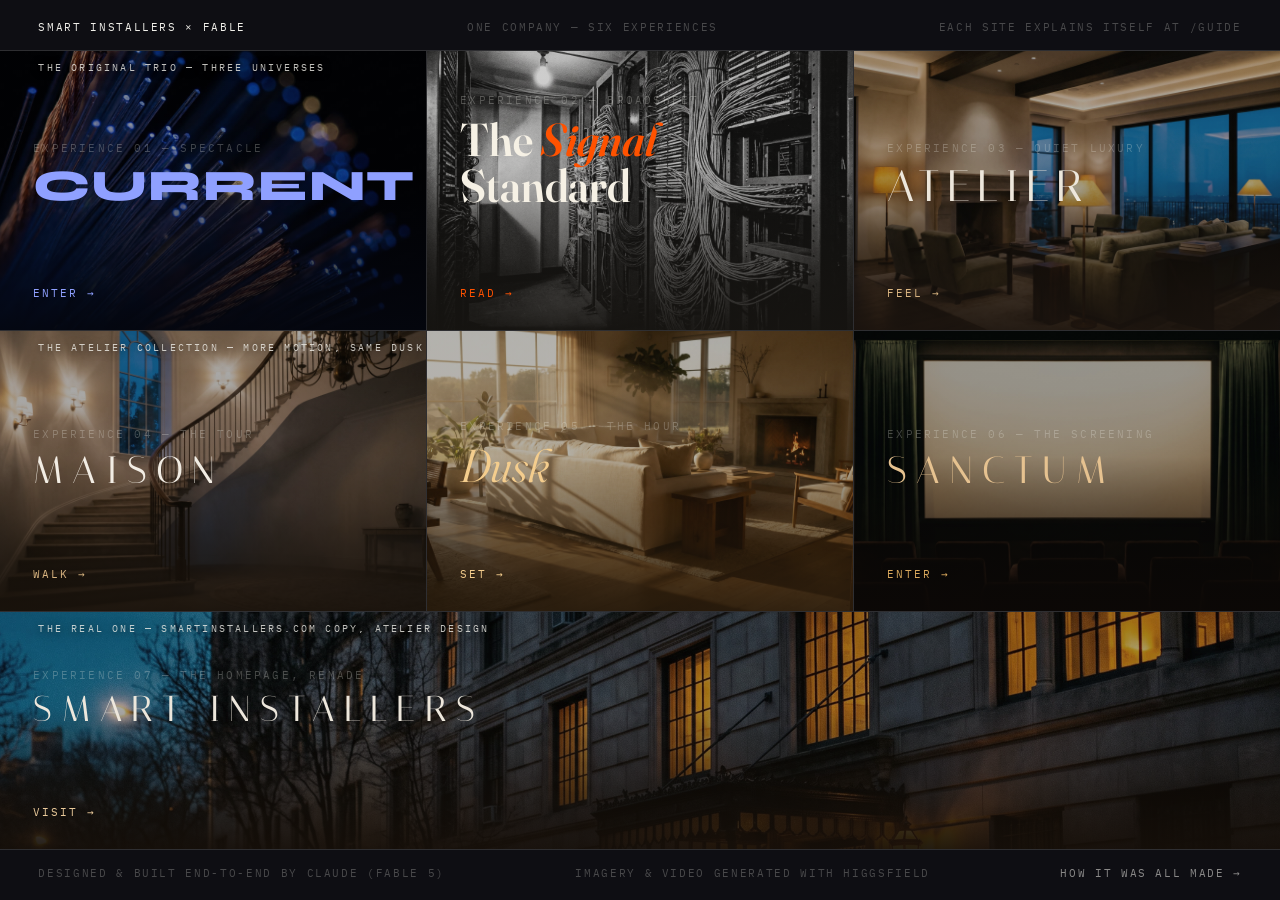
<file: index.html>
<!DOCTYPE html>
<html lang="en">
<head>
<meta charset="UTF-8">
<meta name="viewport" content="width=device-width, initial-scale=1.0">
<title>Smart Installers × Fable — One Company, Six Experiences</title>
<meta name="description" content="Six websites for the same low-voltage company, designed and built end-to-end by Claude (Fable 5): a WebGL night-drive, a kinetic broadsheet, and the four-site quiet-luxury Atelier Collection.">
<meta property="og:title" content="Smart Installers × Fable">
<meta property="og:description" content="One company. Six experiences. Designed and built end-to-end by Claude (Fable 5).">
<meta property="og:image" content="https://am1rarabov1.github.io/-/atelier/assets/hero-living.jpg">
<link rel="icon" href="data:image/svg+xml,%3Csvg xmlns='http://www.w3.org/2000/svg' viewBox='0 0 64 64'%3E%3Crect width='64' height='64' rx='14' fill='%23101016'/%3E%3Cpath d='M36 8 L20 36 h10 L26 56 L46 26 h-11 z' fill='%23f0efe9'/%3E%3C/svg%3E">
<style>
  @font-face {
    font-family: 'Syne';
    src: url('./current/fonts/syne-latin-wght-normal.woff2') format('woff2-variations');
    font-weight: 400 800;
    font-display: swap;
  }
  @font-face {
    font-family: 'Fraunces';
    src: url('./signal/fonts/fraunces-latin-full-normal.woff2') format('woff2-variations');
    font-weight: 100 900;
    font-display: swap;
  }
  @font-face {
    font-family: 'Fraunces';
    src: url('./signal/fonts/fraunces-latin-full-italic.woff2') format('woff2-variations');
    font-weight: 100 900;
    font-style: italic;
    font-display: swap;
  }
  @font-face {
    font-family: 'Italiana';
    src: url('./atelier/fonts/italiana-latin-400-normal.woff2') format('woff2');
    font-display: swap;
  }
  @font-face {
    font-family: 'IBM Plex Mono';
    src: url('./current/fonts/ibm-plex-mono-latin-400-normal.woff2') format('woff2');
    font-display: swap;
  }

  :root {
    --bg: #0e0e13;
    --fg: #f0efe9;
    --dim: rgba(240, 239, 233, 0.55);
    --faint: rgba(240, 239, 233, 0.26);
    --hairline: rgba(240, 239, 233, 0.14);
  }
  * { margin: 0; padding: 0; box-sizing: border-box; }
  html, body { height: 100%; }
  body {
    background: var(--bg);
    color: var(--fg);
    font-family: 'IBM Plex Mono', monospace;
    display: flex;
    flex-direction: column;
    -webkit-font-smoothing: antialiased;
  }
  .mono { font-size: 11px; letter-spacing: 0.15em; text-transform: uppercase; }

  header {
    display: flex;
    justify-content: space-between;
    align-items: baseline;
    gap: 16px;
    padding: 20px clamp(18px, 3vw, 44px) 16px;
    border-bottom: 1px solid var(--hairline);
    flex-wrap: wrap;
  }
  header .t { color: var(--fg); }
  header .s { color: var(--faint); }

  main {
    flex: 1;
    display: flex;
    flex-direction: column;
    min-height: 0;
  }
  .row {
    flex: 1;
    display: flex;
    min-height: 0;
    position: relative;
  }
  .row + .row { border-top: 1px solid var(--hairline); }
  .row__tag {
    position: absolute;
    top: 10px;
    left: clamp(18px, 3vw, 44px);
    z-index: 3;
    color: rgba(240, 239, 233, 0.8);
    font-size: 10px;
    letter-spacing: 0.22em;
    text-transform: uppercase;
    pointer-events: none;
    text-shadow: 0 1px 8px rgba(0,0,0,0.6);
  }
  .door {
    position: relative;
    flex: 1;
    min-width: 0;
    display: flex;
    flex-direction: column;
    justify-content: flex-end;
    text-decoration: none;
    color: var(--fg);
    overflow: hidden;
    border-right: 1px solid var(--hairline);
    transition: flex 0.75s cubic-bezier(0.22, 1, 0.36, 1);
  }
  .door:last-child { border-right: none; }
  .door:hover, .door:focus-visible { flex: 1.75; outline: none; }
  .door__bg {
    position: absolute;
    inset: 0;
    background-size: cover;
    background-position: center;
    transform: scale(1.06);
    transition: transform 1.4s cubic-bezier(0.22, 1, 0.36, 1), filter 0.7s;
    filter: saturate(0.85) brightness(0.8);
  }
  .door:hover .door__bg { transform: scale(1.0); filter: saturate(1) brightness(1); }
  .door__tint { position: absolute; inset: 0; }
  .door--current .door__tint { background: linear-gradient(to top, rgba(4, 6, 14, 0.94), rgba(4, 6, 14, 0.25) 55%); }
  .door--signal .door__tint { background: linear-gradient(to top, rgba(23, 21, 18, 0.92), rgba(246, 241, 229, 0.06) 60%); }
  .door--atelier .door__tint { background: linear-gradient(to top, rgba(26, 19, 14, 0.92), rgba(26, 19, 14, 0.18) 55%); }

  .door__body {
    position: relative;
    padding: 26px clamp(18px, 2.6vw, 40px) 30px;
    display: flex;
    flex-direction: column;
    gap: 10px;
  }
  .door__no { color: var(--faint); font-size: 11px; letter-spacing: 0.2em; }
  .door__name { line-height: 1; }
  .door--current .door__name { font-family: 'Syne', sans-serif; font-weight: 800; font-size: clamp(26px, 3.4vw, 52px); letter-spacing: 0.02em; color: #8fa0ff; }
  .door--signal .door__name { font-family: 'Fraunces', serif; font-variation-settings: 'opsz' 144, 'WONK' 1; font-weight: 600; font-size: clamp(28px, 3.6vw, 56px); color: #f6f1e5; }
  .door--signal .door__name em { color: #ff5200; }
  .door--atelier .door__name { font-family: 'Italiana', serif; font-size: clamp(26px, 3.4vw, 52px); letter-spacing: 0.16em; color: #ede7dc; }
  .door__desc {
    color: var(--dim);
    font-size: 12px;
    letter-spacing: 0.06em;
    line-height: 1.6;
    max-width: 340px;
    opacity: 0;
    transform: translateY(8px);
    transition: opacity 0.5s 0.12s, transform 0.5s 0.12s;
  }
  .door:hover .door__desc, .door:focus-visible .door__desc { opacity: 1; transform: none; }
  .door__cta { color: var(--fg); font-size: 11px; letter-spacing: 0.18em; }
  .door--current .door__cta { color: #8fa0ff; }
  .door--signal .door__cta { color: #ff5200; }
  .door--atelier .door__cta { color: #d9b581; }
  .door--maison .door__tint { background: linear-gradient(to top, rgba(26, 19, 12, 0.92), rgba(26, 19, 12, 0.2) 55%); }
  .door--dusk .door__tint { background: linear-gradient(to top, rgba(38, 26, 12, 0.9), rgba(38, 26, 12, 0.14) 55%); }
  .door--sanctum .door__tint { background: linear-gradient(to top, rgba(12, 8, 6, 0.94), rgba(12, 8, 6, 0.28) 55%); }
  .door--maison .door__name { font-family: 'Italiana', serif; font-size: clamp(24px, 3vw, 46px); letter-spacing: 0.24em; color: #f2ede4; }
  .door--dusk .door__name { font-family: 'Fraunces', serif; font-variation-settings: 'opsz' 100; font-weight: 340; font-style: italic; font-size: clamp(28px, 3.6vw, 54px); color: #f4cd8d; }
  .door--sanctum .door__name { font-family: 'Italiana', serif; font-size: clamp(24px, 3vw, 46px); letter-spacing: 0.24em; color: #e6c290; }
  .door--maison .door__cta { color: #d9b581; }
  .door--dusk .door__cta { color: #f4cd8d; }
  .door--sanctum .door__cta { color: #d9a85c; }
  .row--solo { flex: 0.85; }
  .door--smart .door__tint { background: linear-gradient(to top, rgba(22, 15, 9, 0.92), rgba(22, 15, 9, 0.18) 60%); }
  .door--smart .door__name { font-family: 'Italiana', serif; font-size: clamp(22px, 2.8vw, 44px); letter-spacing: 0.26em; color: #ede7dc; }
  .door--smart .door__cta { color: #e9c99a; }
  .door--smart .door__desc { max-width: 520px; }
  .door--smart:hover { flex: 1; }

  footer {
    display: flex;
    justify-content: space-between;
    gap: 14px 32px;
    flex-wrap: wrap;
    padding: 16px clamp(18px, 3vw, 44px) 20px;
    border-top: 1px solid var(--hairline);
    color: var(--faint);
  }
  footer a { color: var(--dim); text-decoration: none; }
  footer a:hover { color: var(--fg); }

  @media (max-width: 800px) {
    .row { flex-direction: column; }
    .row__tag { position: static; padding: 10px clamp(18px, 3vw, 44px) 0; display: block; }
    .door { border-right: none; border-bottom: 1px solid var(--hairline); min-height: 200px; }
    .door__desc { display: none; }
    header .s { display: none; }
  }
  @media (prefers-reduced-motion: reduce) {
    .door, .door__bg, .door__desc { transition: none !important; }
  }
</style>
</head>
<body>
  <header class="mono">
    <span class="t">SMART INSTALLERS × FABLE</span>
    <span class="s">ONE COMPANY — SIX EXPERIENCES</span>
    <span class="s">EACH SITE EXPLAINS ITSELF AT /GUIDE</span>
  </header>

  <main>
   <div class="row">
    <span class="row__tag">THE ORIGINAL TRIO — THREE UNIVERSES</span>
    <a class="door door--current" href="./current/index.html">
      <span class="door__bg" style="background-image: url('./current/assets/project-fiber.jpg')" aria-hidden="true"></span>
      <span class="door__tint" aria-hidden="true"></span>
      <span class="door__body">
        <span class="door__no mono">EXPERIENCE 01 — SPECTACLE</span>
        <span class="door__name">CURRENT</span>
        <span class="door__desc">A WebGL night-drive. Custom signal-field shaders, a pinned horizontal gallery, magnetic buttons, one drop of vermilion.</span>
        <span class="door__cta mono">ENTER →</span>
      </span>
    </a>

    <a class="door door--signal" href="./signal/index.html">
      <span class="door__bg" style="background-image: url('./signal/assets/rackroom.jpg')" aria-hidden="true"></span>
      <span class="door__tint" aria-hidden="true"></span>
      <span class="door__body">
        <span class="door__no mono">EXPERIENCE 02 — BROADSHEET</span>
        <span class="door__name">The <em>Signal</em> Standard</span>
        <span class="door__desc">A trade journal set in wonky Fraunces: halftone photography, a self-drawing wiring schematic, a cut-out coupon.</span>
        <span class="door__cta mono">READ →</span>
      </span>
    </a>

    <a class="door door--atelier" href="./atelier/index.html">
      <span class="door__bg" style="background-image: url('./atelier/assets/hero-living.jpg')" aria-hidden="true"></span>
      <span class="door__tint" aria-hidden="true"></span>
      <span class="door__body">
        <span class="door__no mono">EXPERIENCE 03 — QUIET LUXURY</span>
        <span class="door__name">ATELIER</span>
        <span class="door__desc">Dusk photography brought to life with AI video, sticky room chapters, and a lighting dial you can actually turn.</span>
        <span class="door__cta mono">FEEL →</span>
      </span>
    </a>
   </div>

   <div class="row">
    <span class="row__tag">THE ATELIER COLLECTION — MORE MOTION, SAME DUSK</span>
    <a class="door door--maison" href="./maison/index.html">
      <span class="door__bg" style="background-image: url('./maison/assets/hall.jpg')" aria-hidden="true"></span>
      <span class="door__tint" aria-hidden="true"></span>
      <span class="door__body">
        <span class="door__no mono">EXPERIENCE 04 — THE TOUR</span>
        <span class="door__name">MAISON</span>
        <span class="door__desc">A house tour at dusk: pinned mask-wipe room transitions, parallax on three speeds, and a frame that becomes an arch.</span>
        <span class="door__cta mono">WALK →</span>
      </span>
    </a>
    <a class="door door--dusk" href="./dusk/index.html">
      <span class="door__bg" style="background-image: url('./dusk/assets/golden.jpg')" aria-hidden="true"></span>
      <span class="door__tint" aria-hidden="true"></span>
      <span class="door__body">
        <span class="door__no mono">EXPERIENCE 05 — THE HOUR</span>
        <span class="door__name">Dusk</span>
        <span class="door__desc">Scroll from 17:42 to 23:58: the page's own light falls from golden hour to midnight while a clock keeps your time.</span>
        <span class="door__cta mono">SET →</span>
      </span>
    </a>
    <a class="door door--sanctum" href="./sanctum/index.html">
      <span class="door__bg" style="background-image: url('./sanctum/assets/screen.jpg')" aria-hidden="true"></span>
      <span class="door__tint" aria-hidden="true"></span>
      <span class="door__body">
        <span class="door__no mono">EXPERIENCE 06 — THE SCREENING</span>
        <span class="door__name">SANCTUM</span>
        <span class="door__desc">A night at the house cinema: curtains that really part, a scroll that zooms through the screen, and end credits you control.</span>
        <span class="door__cta mono">ENTER →</span>
      </span>
    </a>
   </div>

   <div class="row row--solo">
    <span class="row__tag">THE REAL ONE — SMARTINSTALLERS.COM COPY, ATELIER DESIGN</span>
    <a class="door door--smart" href="./smart/index.html">
      <span class="door__bg" style="background-image: url('./smart/assets/facade.jpg')" aria-hidden="true"></span>
      <span class="door__tint" aria-hidden="true"></span>
      <span class="door__body">
        <span class="door__no mono">EXPERIENCE 07 — THE HOMEPAGE, REMADE</span>
        <span class="door__name">SMART INSTALLERS</span>
        <span class="door__desc">The company's actual website copy — services, projects, clients, the 500+ — re-set in the Atelier system with new dusk photography of New York itself.</span>
        <span class="door__cta mono">VISIT →</span>
      </span>
    </a>
   </div>
  </main>

  <footer class="mono">
    <span>DESIGNED &amp; BUILT END-TO-END BY CLAUDE (FABLE 5)</span>
    <span>IMAGERY &amp; VIDEO GENERATED WITH HIGGSFIELD</span>
    <a href="./current/guide/index.html">HOW IT WAS ALL MADE →</a>
  </footer>
</body>
</html>
</file>
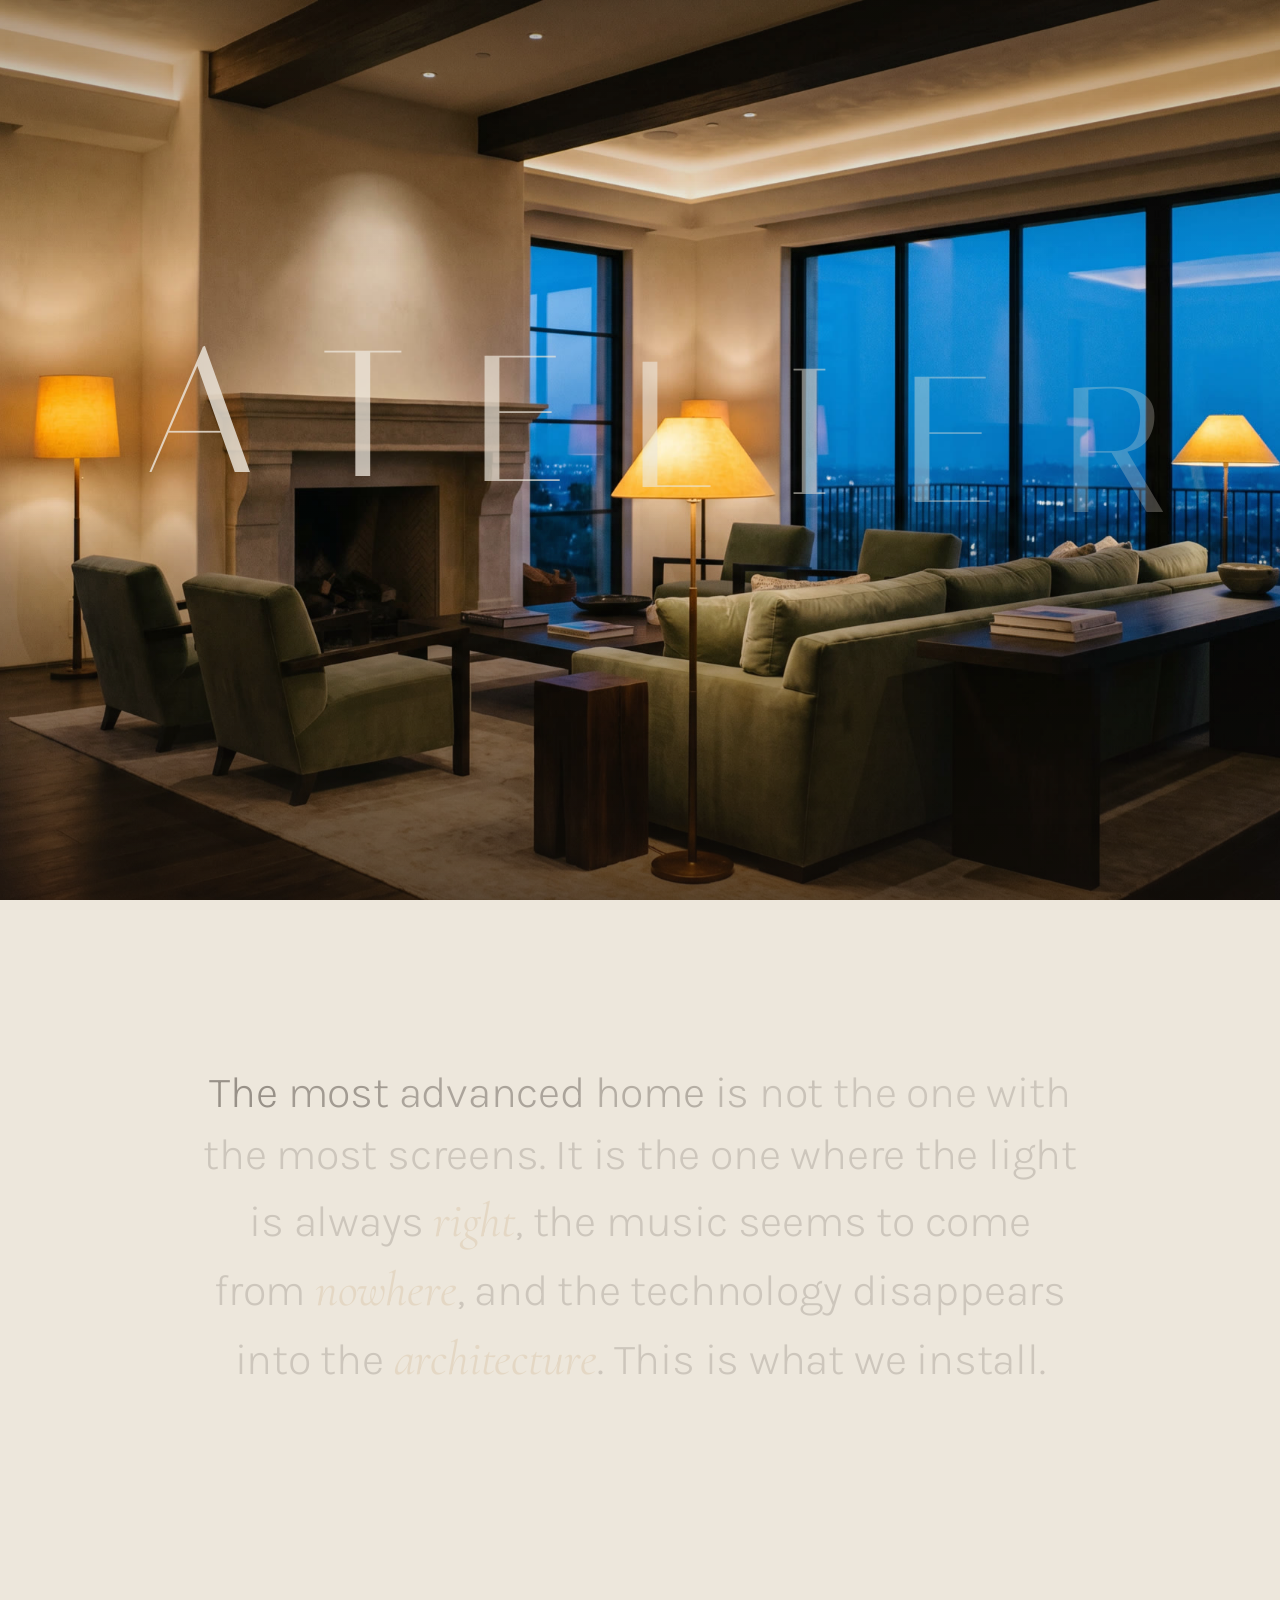
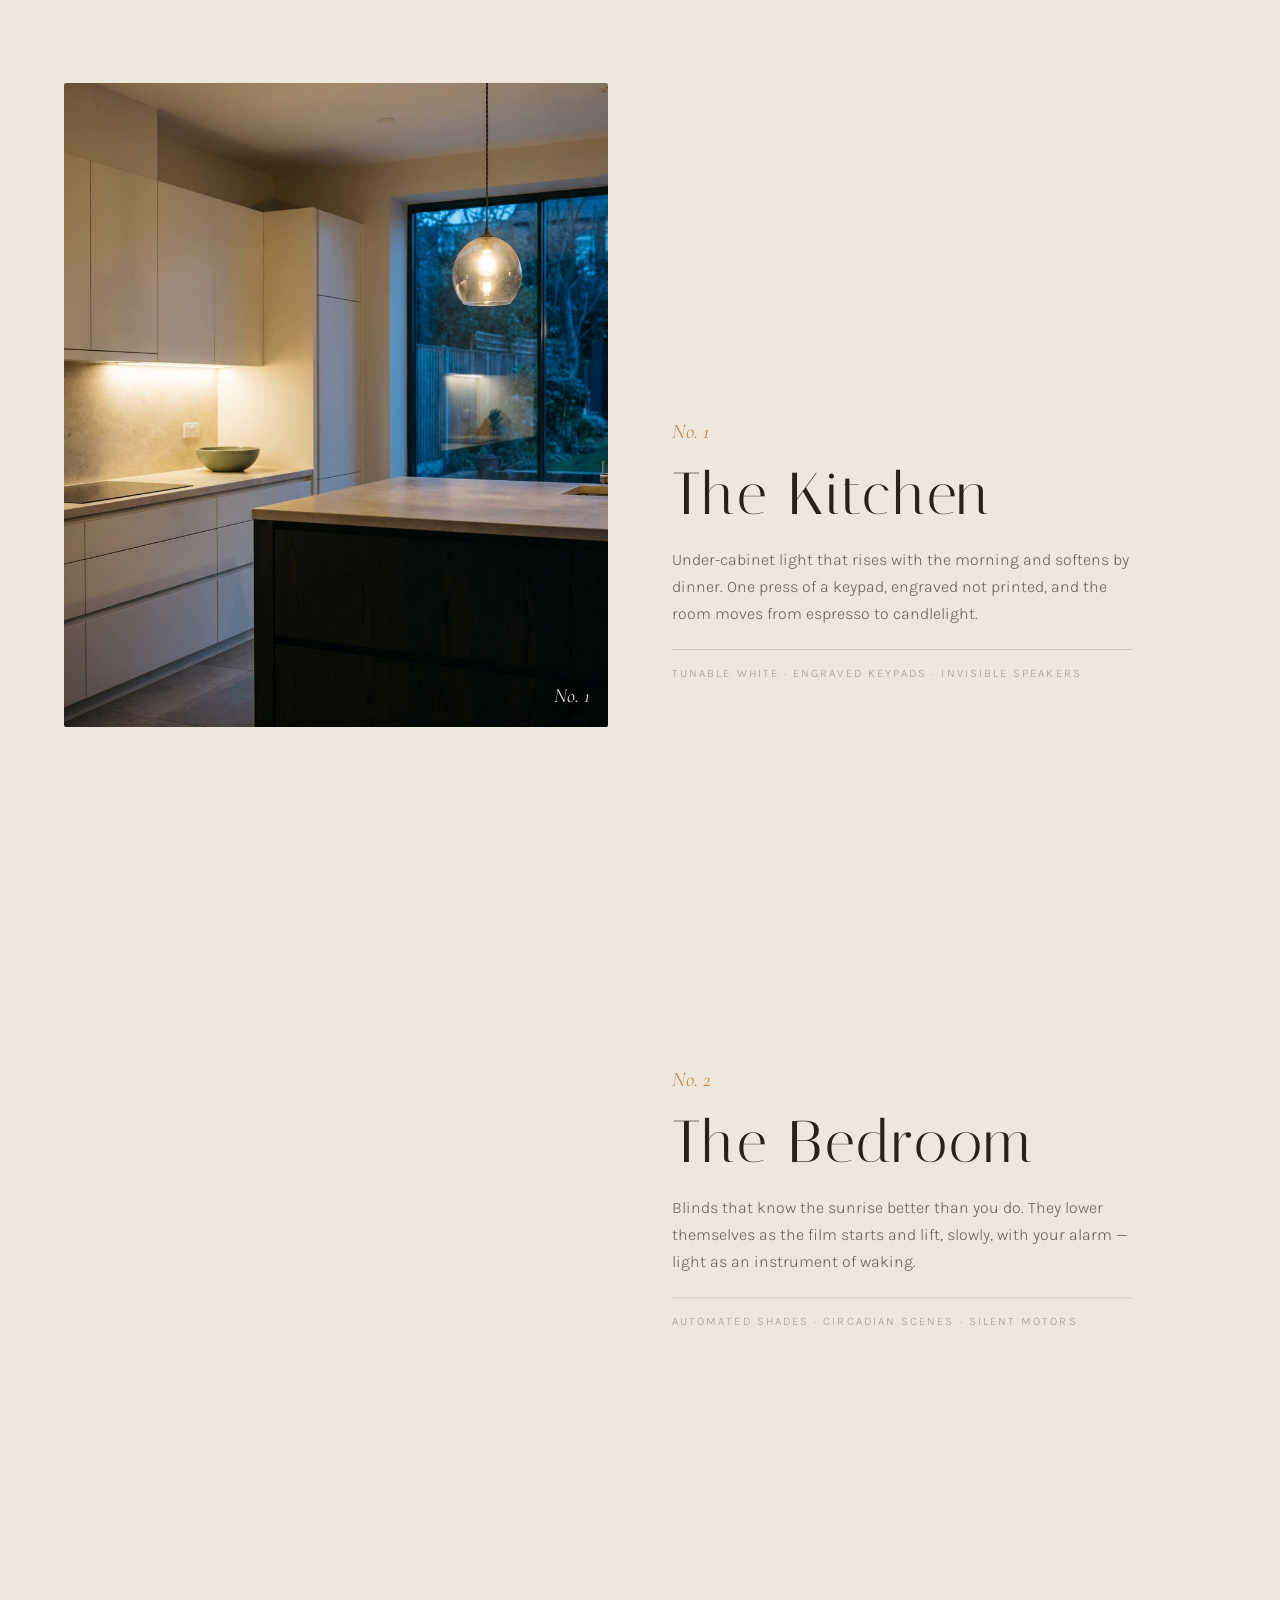
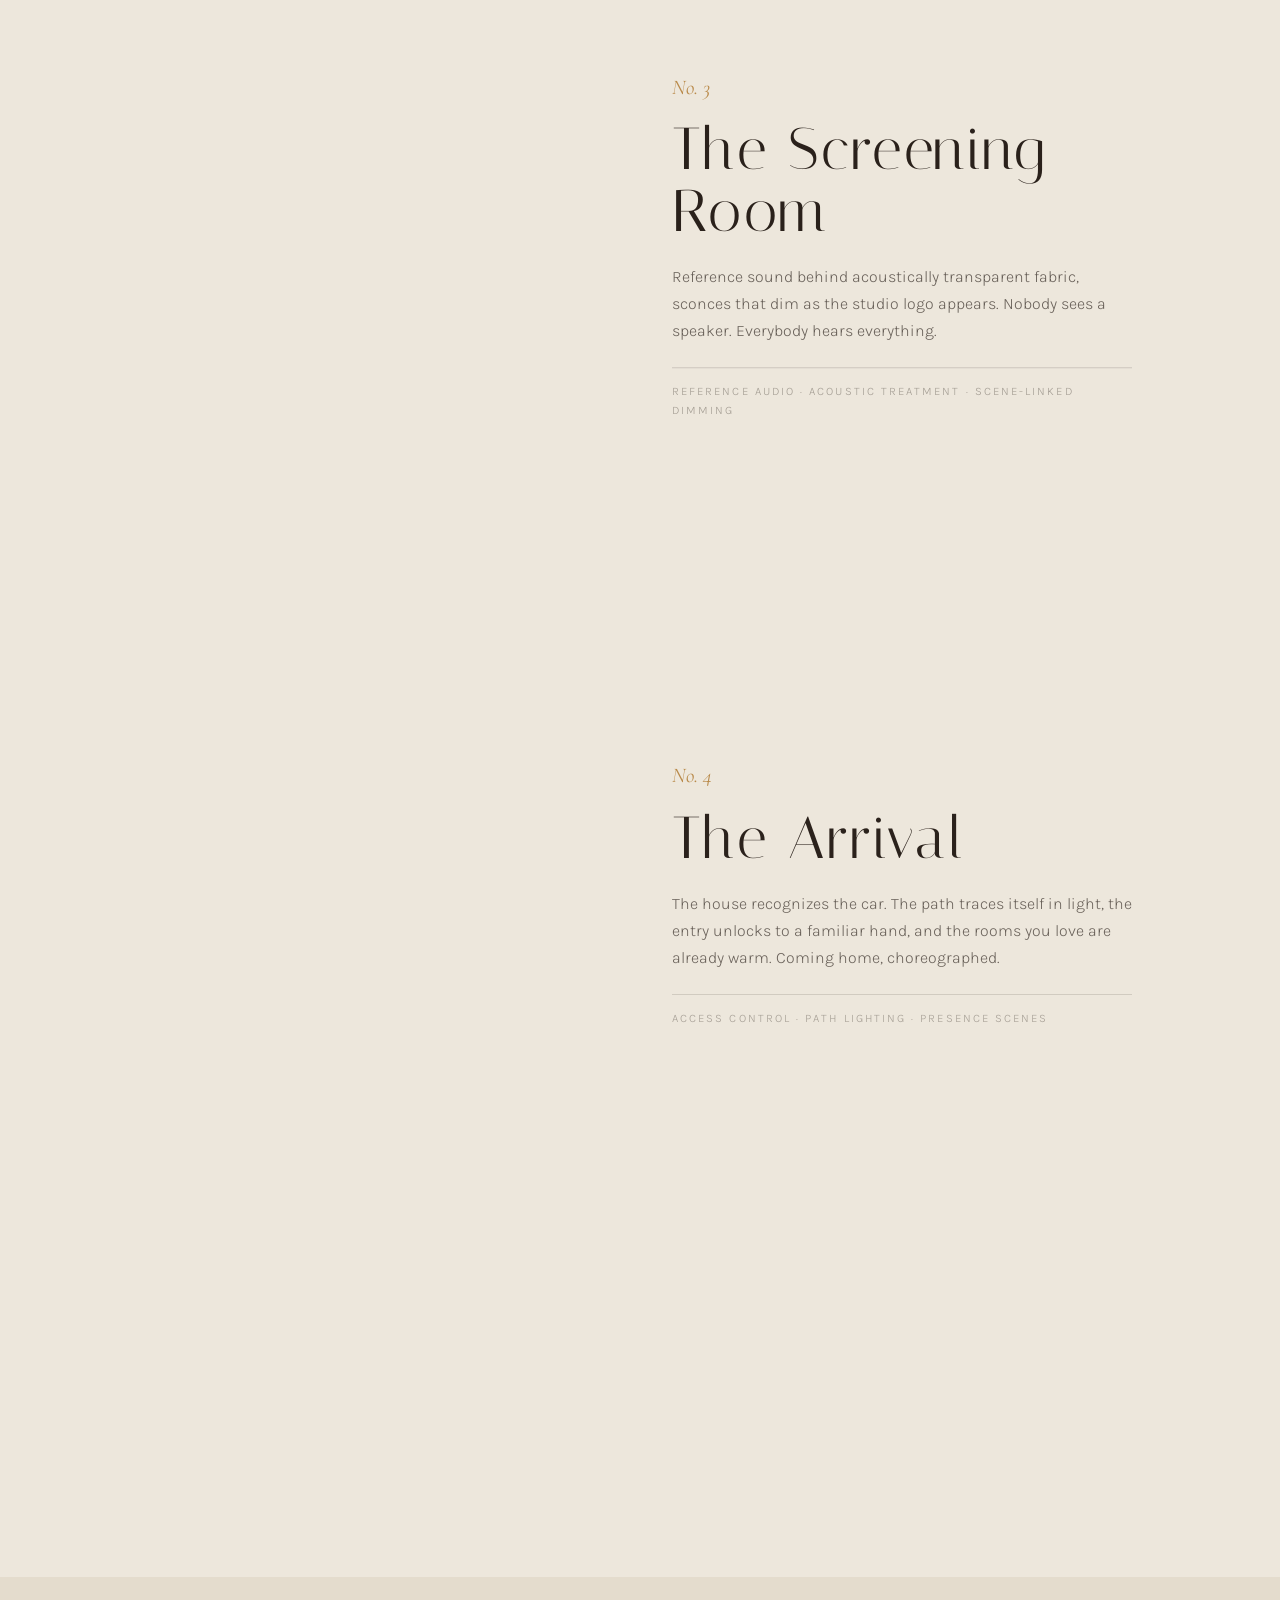
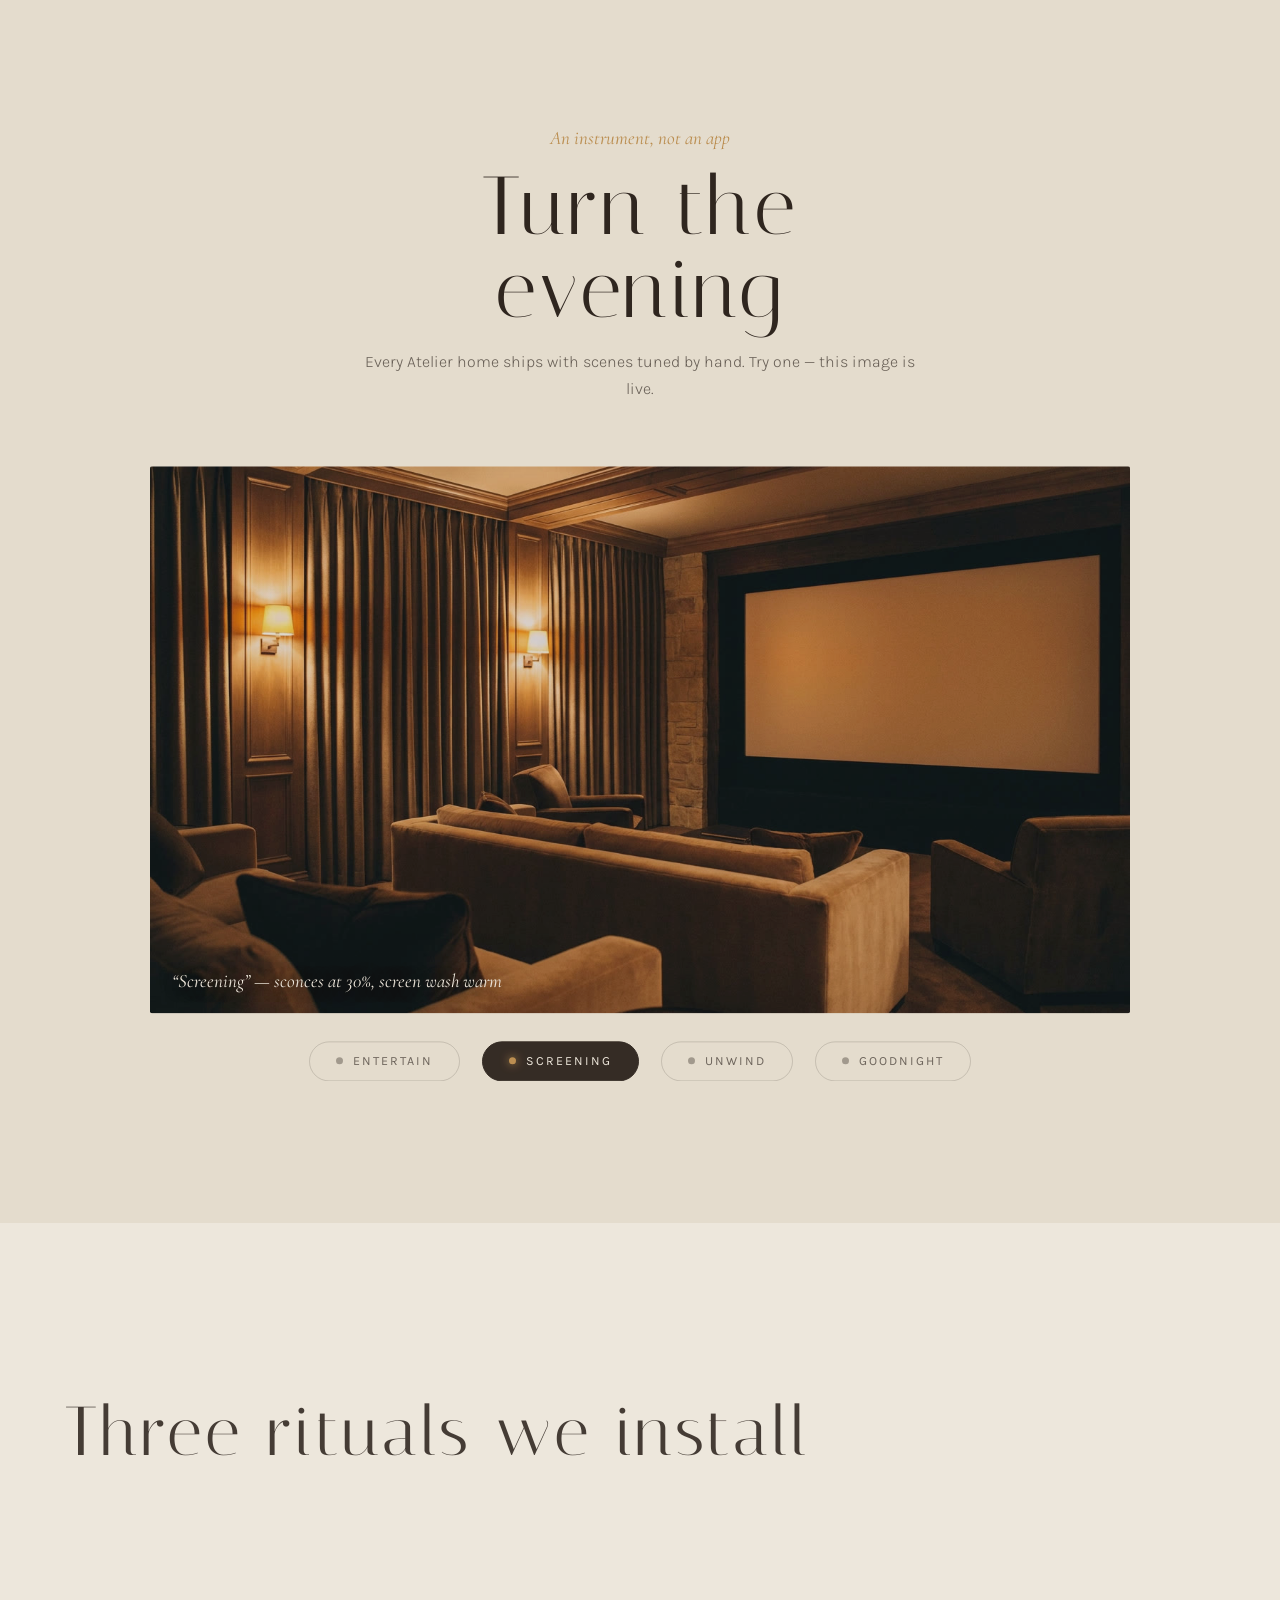
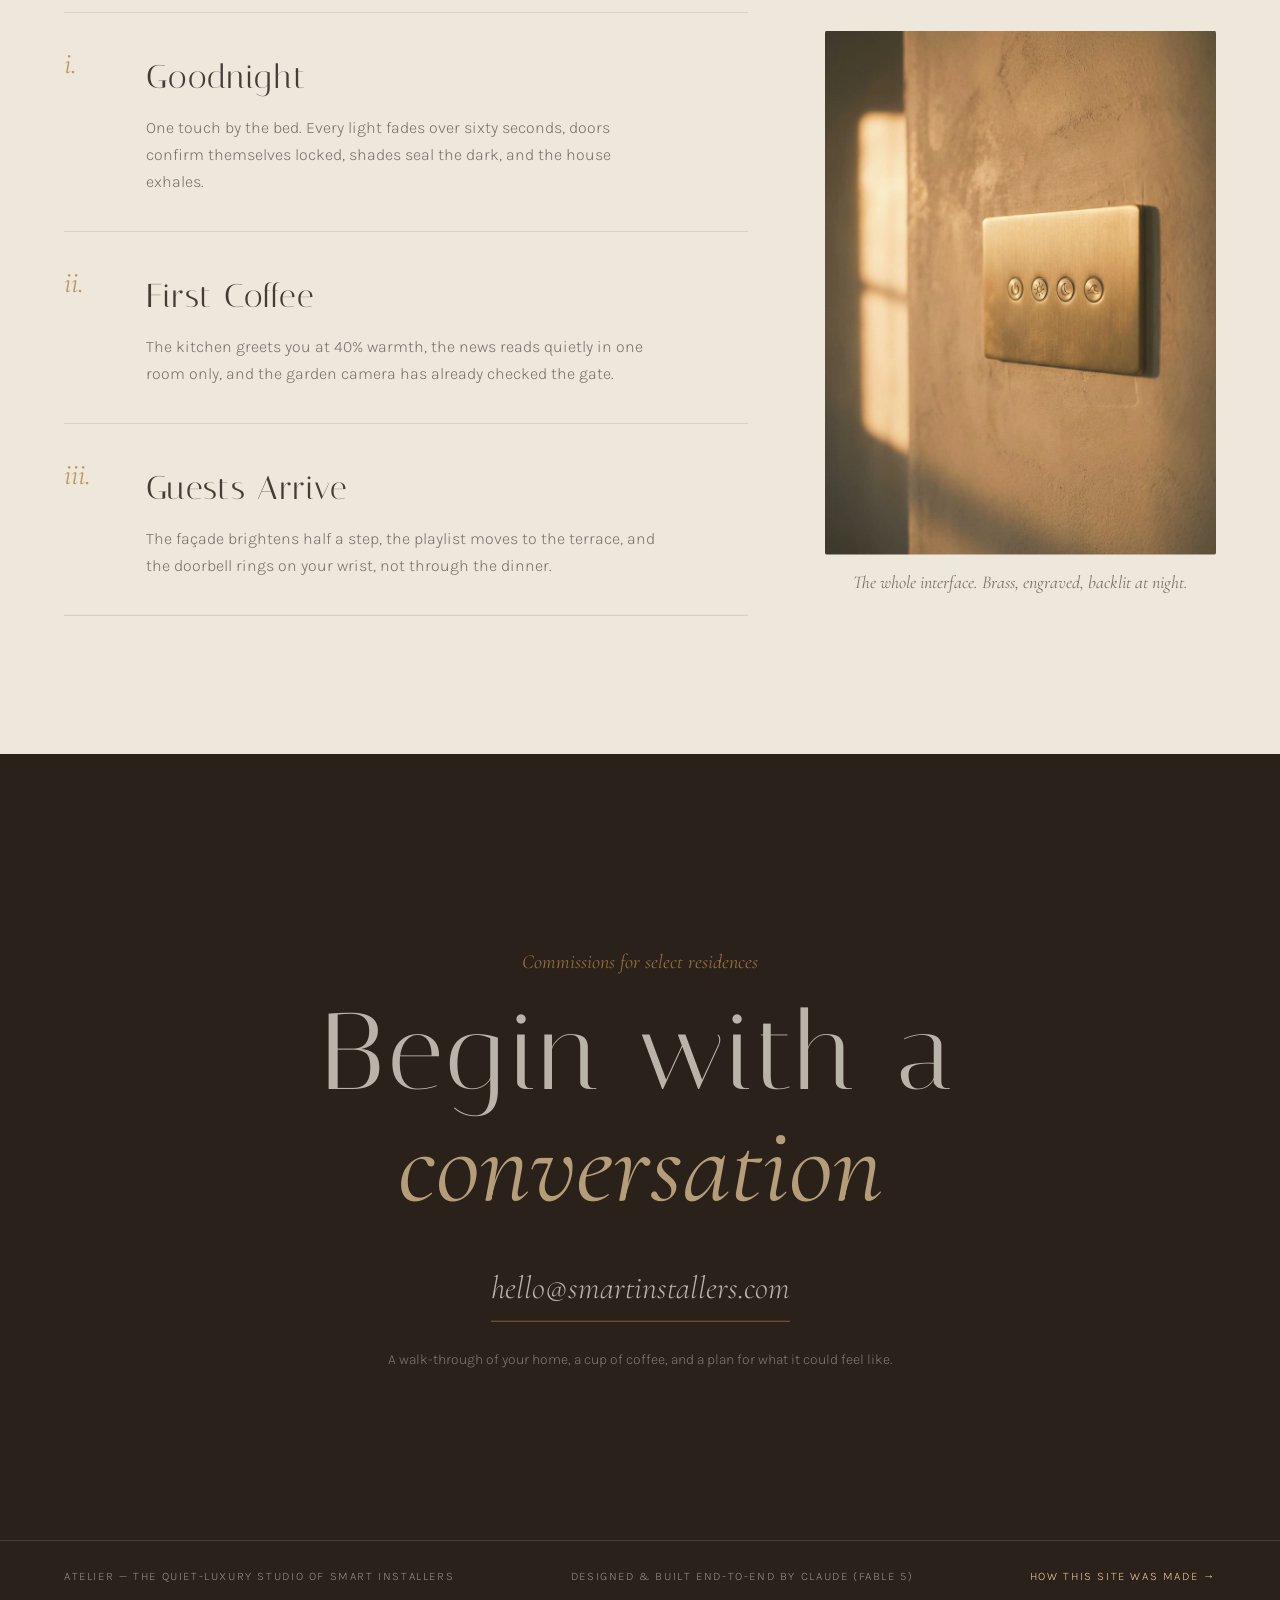
<file: atelier/index.html>
<!DOCTYPE html>
<html lang="en">
<head>
<meta charset="UTF-8">
<meta name="viewport" content="width=device-width, initial-scale=1.0">
<title>Atelier — Smart Installers | Technology You Feel, Not See</title>
<meta name="description" content="Atelier is the quiet-luxury face of Smart Installers: whole-home lighting scenes, invisible sound, effortless security. Technology you feel, not see.">
<meta property="og:title" content="Atelier — by Smart Installers">
<meta property="og:description" content="Technology you feel, not see.">
<meta property="og:image" content="https://am1rarabov1.github.io/-/atelier/assets/hero-living.jpg">
<meta property="og:type" content="website">
<link rel="icon" href="data:image/svg+xml,%3Csvg xmlns='http://www.w3.org/2000/svg' viewBox='0 0 64 64'%3E%3Crect width='64' height='64' rx='32' fill='%23EDE7DC'/%3E%3Ccircle cx='32' cy='32' r='13' fill='none' stroke='%232A211B' stroke-width='2'/%3E%3Ccircle cx='32' cy='19' r='3.4' fill='%23B98A4A'/%3E%3C/svg%3E">
<link rel="preload" href="./fonts/italiana-latin-400-normal.woff2" as="font" type="font/woff2" crossorigin>
<link rel="preload" href="./fonts/cormorant-garamond-latin-400-italic.woff2" as="font" type="font/woff2" crossorigin>
<link rel="stylesheet" href="./css/main.css">
</head>
<body>

  <!-- veil intro -->
  <div class="veil" id="veil" aria-hidden="true">
    <span class="veil__word">ATELIER</span>
  </div>

  <header class="bar" id="bar">
    <a class="bar__brand" href="#top">
      <span class="bar__mark" aria-hidden="true"></span>
      ATELIER
      <span class="bar__by">by Smart Installers</span>
    </a>
    <nav class="bar__nav" aria-label="Primary">
      <a href="#rooms">Rooms</a>
      <a href="#dial">The Dial</a>
      <a href="#rituals">Rituals</a>
      <a href="./guide/index.html">Guide</a>
      <a class="bar__cta" href="#enquire">Enquire</a>
    </nav>
  </header>

  <main id="top">

    <!-- HERO -->
    <section class="hero">
      <figure class="hero__media" id="heroMedia">
        <video class="hero__video" id="heroVideo" autoplay muted loop playsinline
               poster="./assets/hero-living.jpg" preload="metadata">
          <source src="./assets/hero-living.mp4" type="video/mp4">
        </video>
      </figure>
      <div class="hero__veil" aria-hidden="true"></div>
      <div class="hero__content">
        <p class="hero__eyebrow serif-i" id="heroEyebrow">Smart Installers presents</p>
        <h1 class="hero__title" id="heroTitle" aria-label="Atelier">
          <span>A</span><span>T</span><span>E</span><span>L</span><span>I</span><span>E</span><span>R</span>
        </h1>
        <p class="hero__line" id="heroLine">Technology you <em class="serif-i">feel</em>, not see.</p>
      </div>
      <div class="hero__foot">
        <span class="hero__foot-item">Lighting · Shade · Sound · Security</span>
        <span class="hero__foot-item hero__scroll" aria-hidden="true">Scroll<span class="hero__scroll-line"></span></span>
        <span class="hero__foot-item">Est. on quiet craftsmanship</span>
      </div>
    </section>

    <!-- INTENT -->
    <section class="intent">
      <p class="intent__text" id="intentText">
        The most advanced home is not the one with the most screens.
        It is the one where the light is always <em class="serif-i">right</em>,
        the music seems to come from <em class="serif-i">nowhere</em>,
        and the technology disappears into the <em class="serif-i">architecture</em>.
        This is what we install.
      </p>
    </section>

    <!-- ROOMS: sticky media + scrolling chapters -->
    <section class="rooms" id="rooms">
      <div class="rooms__media">
        <div class="rooms__frame">
          <img class="rooms__img is-active" data-room="0" src="./assets/kitchen.jpg" alt="A minimal luxury kitchen at dusk with warm under-cabinet lighting">
          <img class="rooms__img" data-room="1" src="./assets/bedroom.jpg" alt="A serene bedroom at golden hour with automated blinds half lowered">
          <img class="rooms__img" data-room="2" src="./assets/cinema.jpg" alt="A private cinema in warm cream tones with amber sconces">
          <img class="rooms__img" data-room="3" src="./assets/exterior.jpg" alt="A modern house at twilight with warm light in the windows">
          <span class="rooms__counter serif-i" id="roomsCounter">No. 1</span>
        </div>
      </div>
      <div class="rooms__chapters">
        <article class="chapter" data-room="0">
          <span class="chapter__no serif-i">No. 1</span>
          <h2 class="chapter__title">The Kitchen</h2>
          <p class="chapter__body">Under-cabinet light that rises with the morning and softens by dinner. One press of a keypad, engraved not printed, and the room moves from espresso to candlelight.</p>
          <span class="chapter__spec">Tunable white · Engraved keypads · Invisible speakers</span>
        </article>
        <article class="chapter" data-room="1">
          <span class="chapter__no serif-i">No. 2</span>
          <h2 class="chapter__title">The Bedroom</h2>
          <p class="chapter__body">Blinds that know the sunrise better than you do. They lower themselves as the film starts and lift, slowly, with your alarm — light as an instrument of waking.</p>
          <span class="chapter__spec">Automated shades · Circadian scenes · Silent motors</span>
        </article>
        <article class="chapter" data-room="2">
          <span class="chapter__no serif-i">No. 3</span>
          <h2 class="chapter__title">The Screening Room</h2>
          <p class="chapter__body">Reference sound behind acoustically transparent fabric, sconces that dim as the studio logo appears. Nobody sees a speaker. Everybody hears everything.</p>
          <span class="chapter__spec">Reference audio · Acoustic treatment · Scene-linked dimming</span>
        </article>
        <article class="chapter" data-room="3">
          <span class="chapter__no serif-i">No. 4</span>
          <h2 class="chapter__title">The Arrival</h2>
          <p class="chapter__body">The house recognizes the car. The path traces itself in light, the entry unlocks to a familiar hand, and the rooms you love are already warm. Coming home, choreographed.</p>
          <span class="chapter__spec">Access control · Path lighting · Presence scenes</span>
        </article>
      </div>
    </section>

    <!-- THE DIAL: interactive scene selector -->
    <section class="dial" id="dial">
      <div class="dial__head">
        <p class="dial__kicker serif-i">An instrument, not an app</p>
        <h2 class="dial__title">Turn the evening</h2>
        <p class="dial__sub">Every Atelier home ships with scenes tuned by hand. Try one — this image is live.</p>
      </div>
      <div class="dial__stage">
        <figure class="dial__media">
          <img src="./assets/cinema.jpg" alt="A private cinema whose lighting changes with the selected scene" id="dialImg">
          <div class="dial__wash" id="dialWash" aria-hidden="true"></div>
          <figcaption class="dial__caption serif-i" id="dialCaption">“Screening” — sconces at 30%, screen wash warm</figcaption>
        </figure>
        <div class="dial__controls" role="tablist" aria-label="Lighting scenes">
          <button class="scene" role="tab" aria-selected="false" data-scene="entertain">
            <span class="scene__dot" aria-hidden="true"></span>Entertain
          </button>
          <button class="scene is-active" role="tab" aria-selected="true" data-scene="screening">
            <span class="scene__dot" aria-hidden="true"></span>Screening
          </button>
          <button class="scene" role="tab" aria-selected="false" data-scene="unwind">
            <span class="scene__dot" aria-hidden="true"></span>Unwind
          </button>
          <button class="scene" role="tab" aria-selected="false" data-scene="goodnight">
            <span class="scene__dot" aria-hidden="true"></span>Goodnight
          </button>
        </div>
      </div>
    </section>

    <!-- RITUALS -->
    <section class="rituals" id="rituals">
      <h2 class="rituals__title">Three rituals we install</h2>
      <ol class="rituals__list">
        <li class="ritual">
          <span class="ritual__no serif-i">i.</span>
          <div>
            <h3 class="ritual__name">Goodnight</h3>
            <p class="ritual__body">One touch by the bed. Every light fades over sixty seconds, doors confirm themselves locked, shades seal the dark, and the house exhales.</p>
          </div>
        </li>
        <li class="ritual">
          <span class="ritual__no serif-i">ii.</span>
          <div>
            <h3 class="ritual__name">First Coffee</h3>
            <p class="ritual__body">The kitchen greets you at 40% warmth, the news reads quietly in one room only, and the garden camera has already checked the gate.</p>
          </div>
        </li>
        <li class="ritual">
          <span class="ritual__no serif-i">iii.</span>
          <div>
            <h3 class="ritual__name">Guests Arrive</h3>
            <p class="ritual__body">The façade brightens half a step, the playlist moves to the terrace, and the doorbell rings on your wrist, not through the dinner.</p>
          </div>
        </li>
      </ol>
      <figure class="rituals__aside">
        <img src="./assets/keypad.jpg" alt="A minimal brass wall keypad on limewash plaster in warm evening light" loading="lazy">
        <figcaption class="serif-i">The whole interface. Brass, engraved, backlit at night.</figcaption>
      </figure>
    </section>

    <!-- ENQUIRE -->
    <section class="enquire" id="enquire">
      <p class="enquire__kicker serif-i">Commissions for select residences</p>
      <h2 class="enquire__title">Begin with a<br><em class="serif-i">conversation</em></h2>
      <a class="enquire__link" href="mailto:hello@smartinstallers.com">
        hello@smartinstallers.com
        <span class="enquire__underline" aria-hidden="true"></span>
      </a>
      <p class="enquire__note">A walk-through of your home, a cup of coffee, and a plan for what it could feel like.</p>
    </section>

  </main>

  <footer class="foot">
    <span>ATELIER — the quiet-luxury studio of Smart Installers</span>
    <span>Designed &amp; built end-to-end by Claude (Fable 5)</span>
    <a href="./guide/index.html">How this site was made →</a>
  </footer>

  <script src="./vendor/gsap.min.js"></script>
  <script src="./vendor/ScrollTrigger.min.js"></script>
  <script src="./vendor/SplitText.min.js"></script>
  <script src="./vendor/lenis.min.js"></script>
  <script src="./js/app.js"></script>
</body>
</html>
</file>
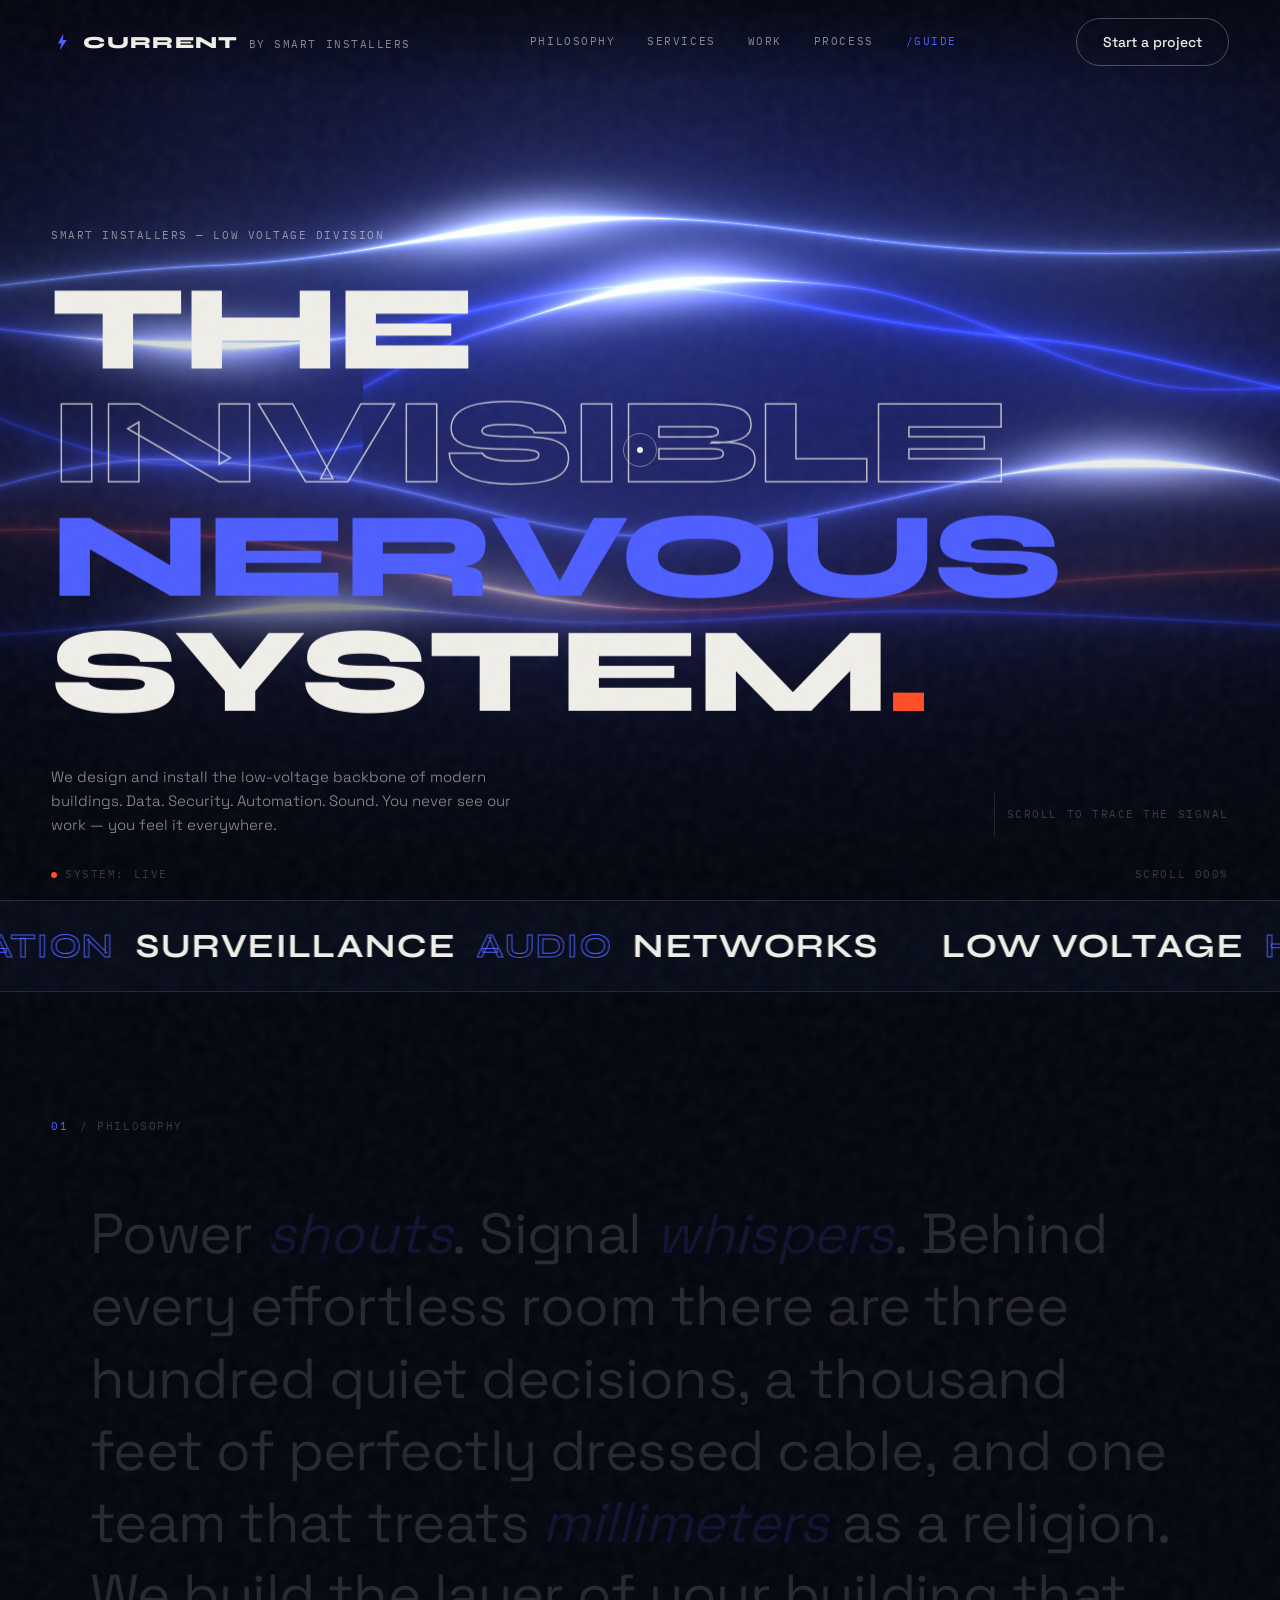
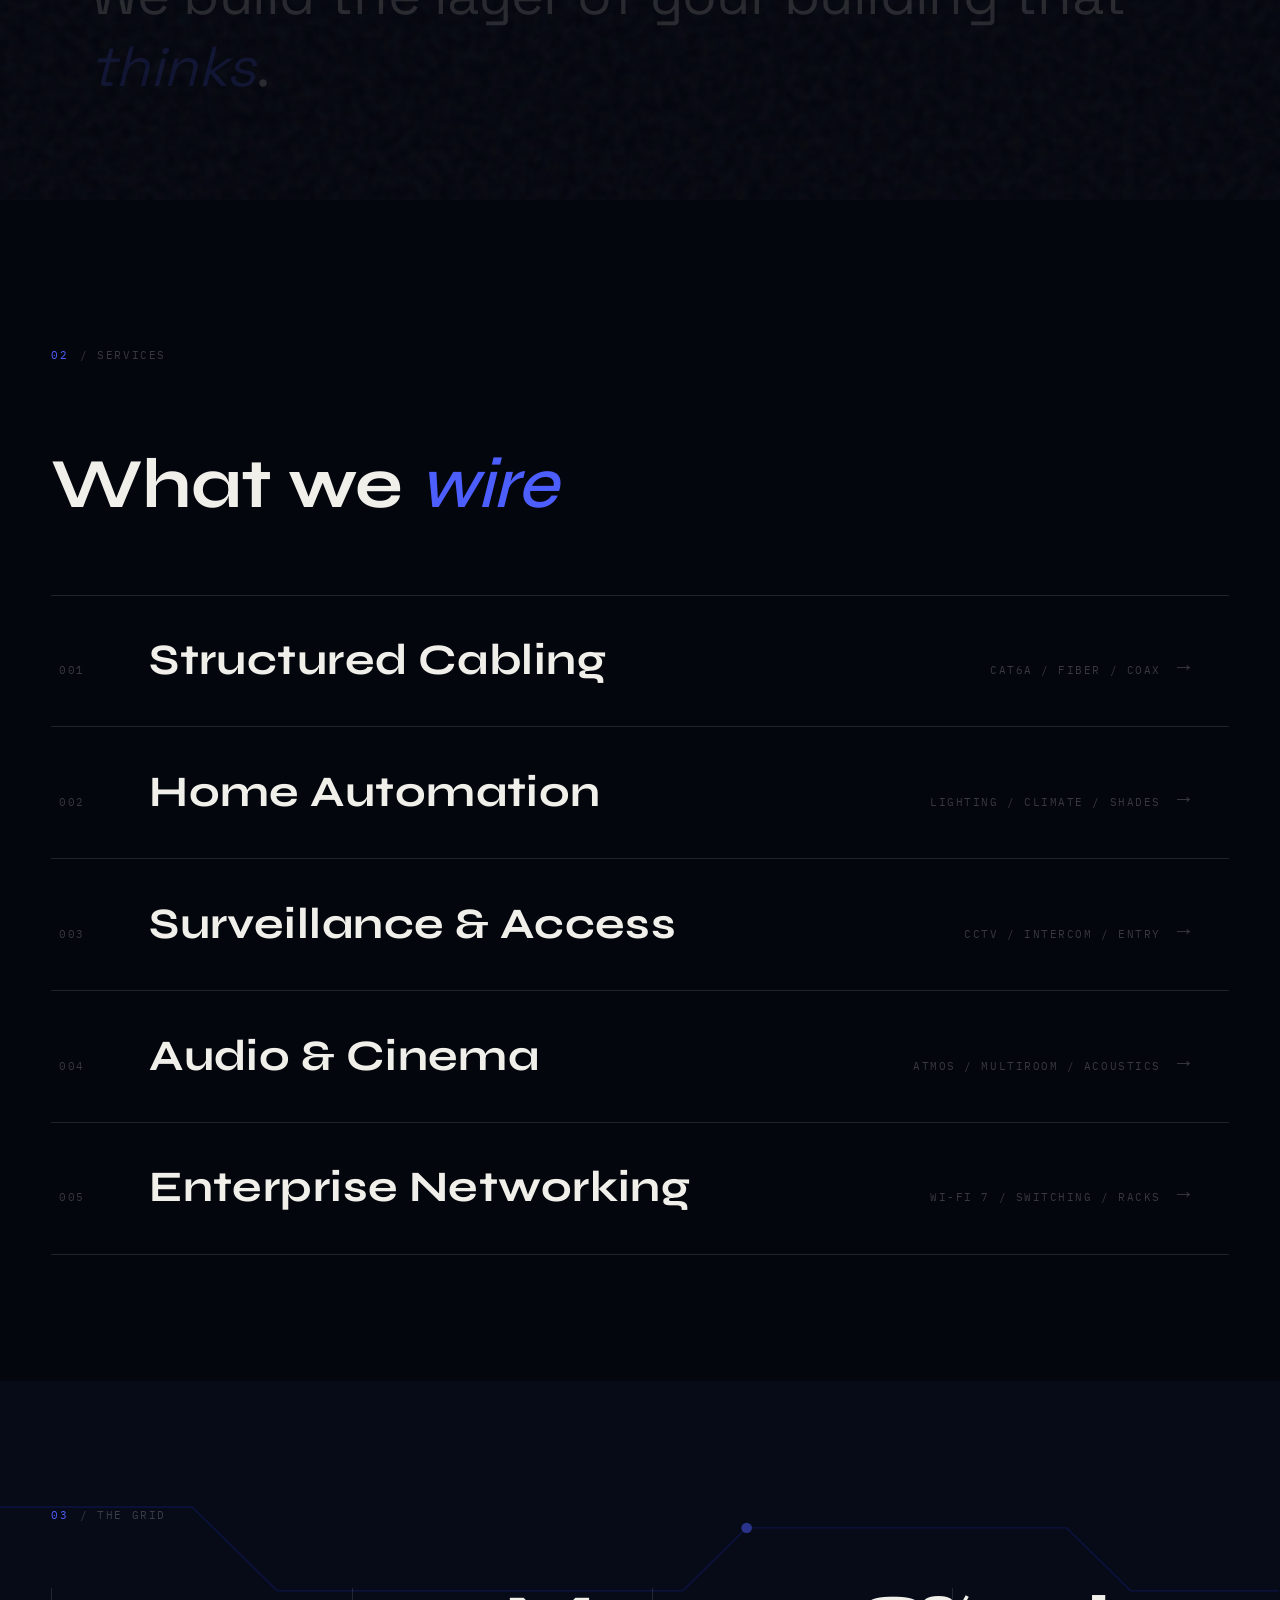
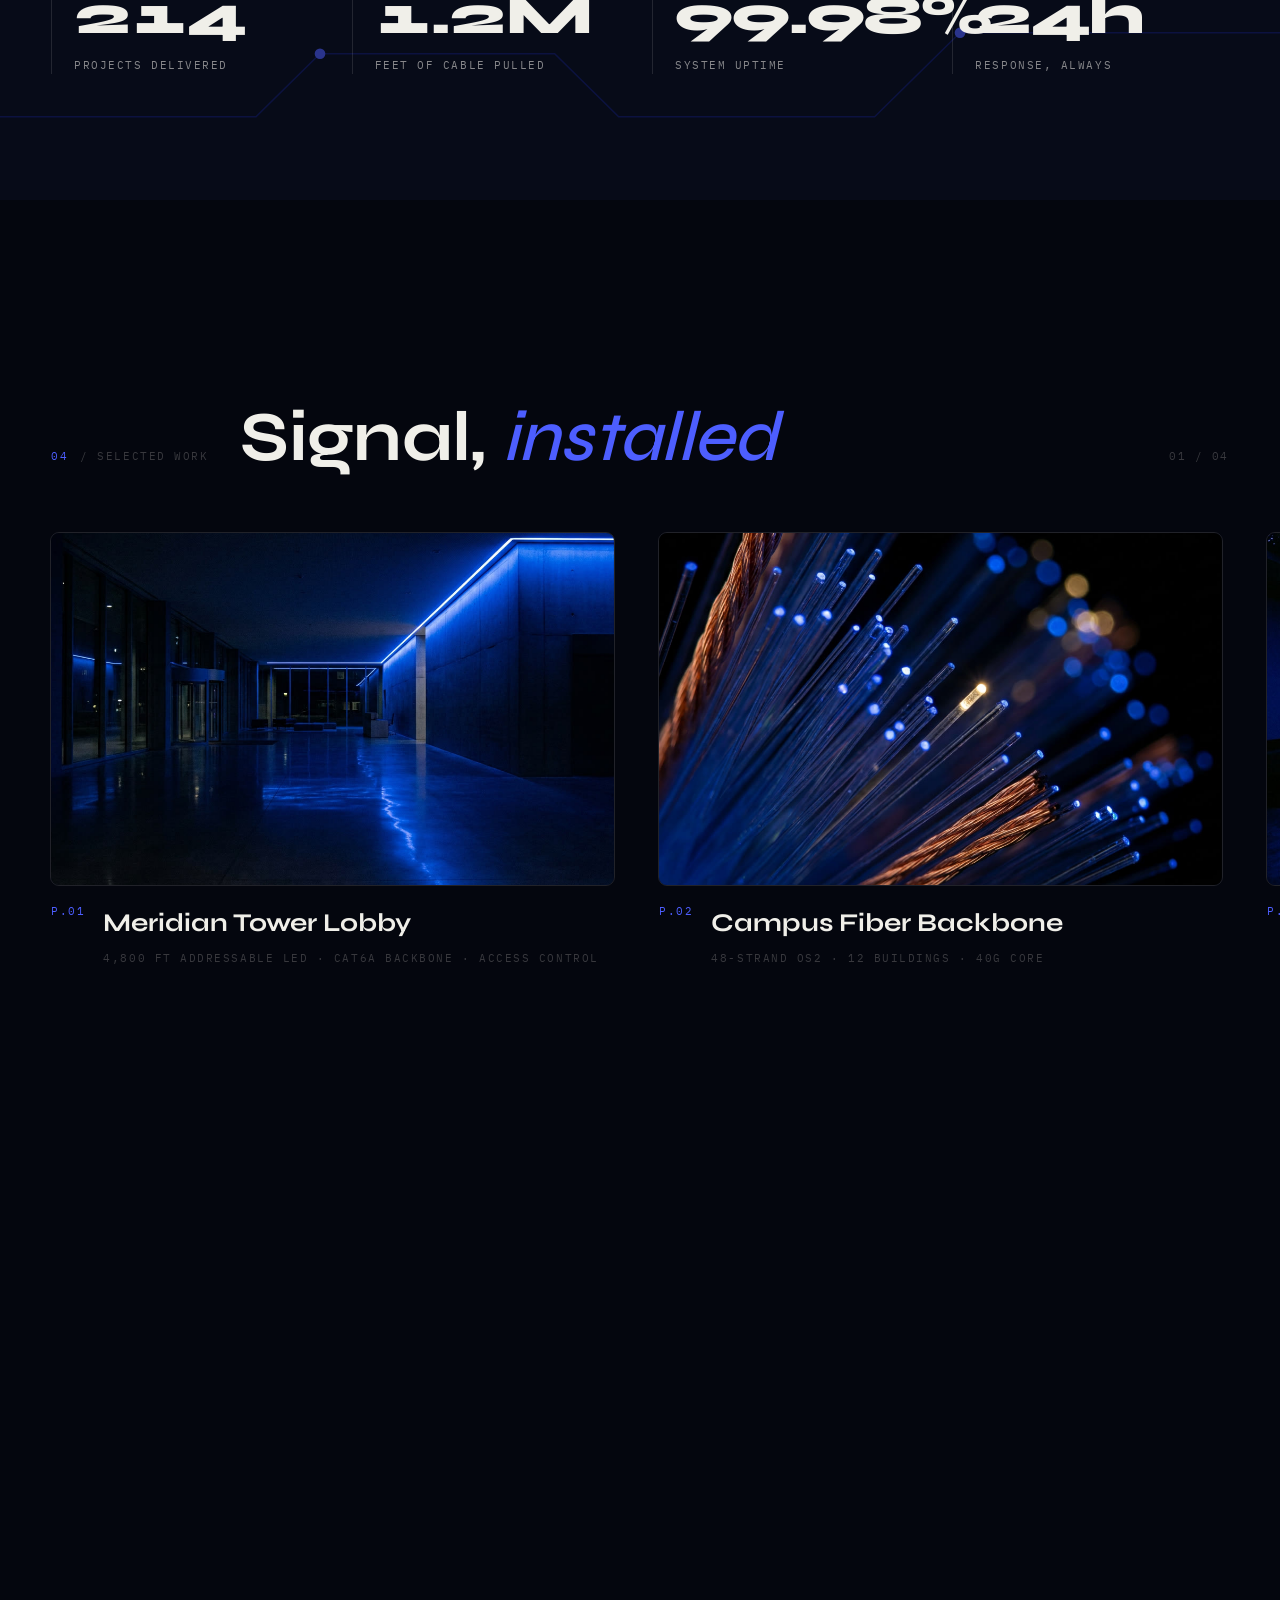
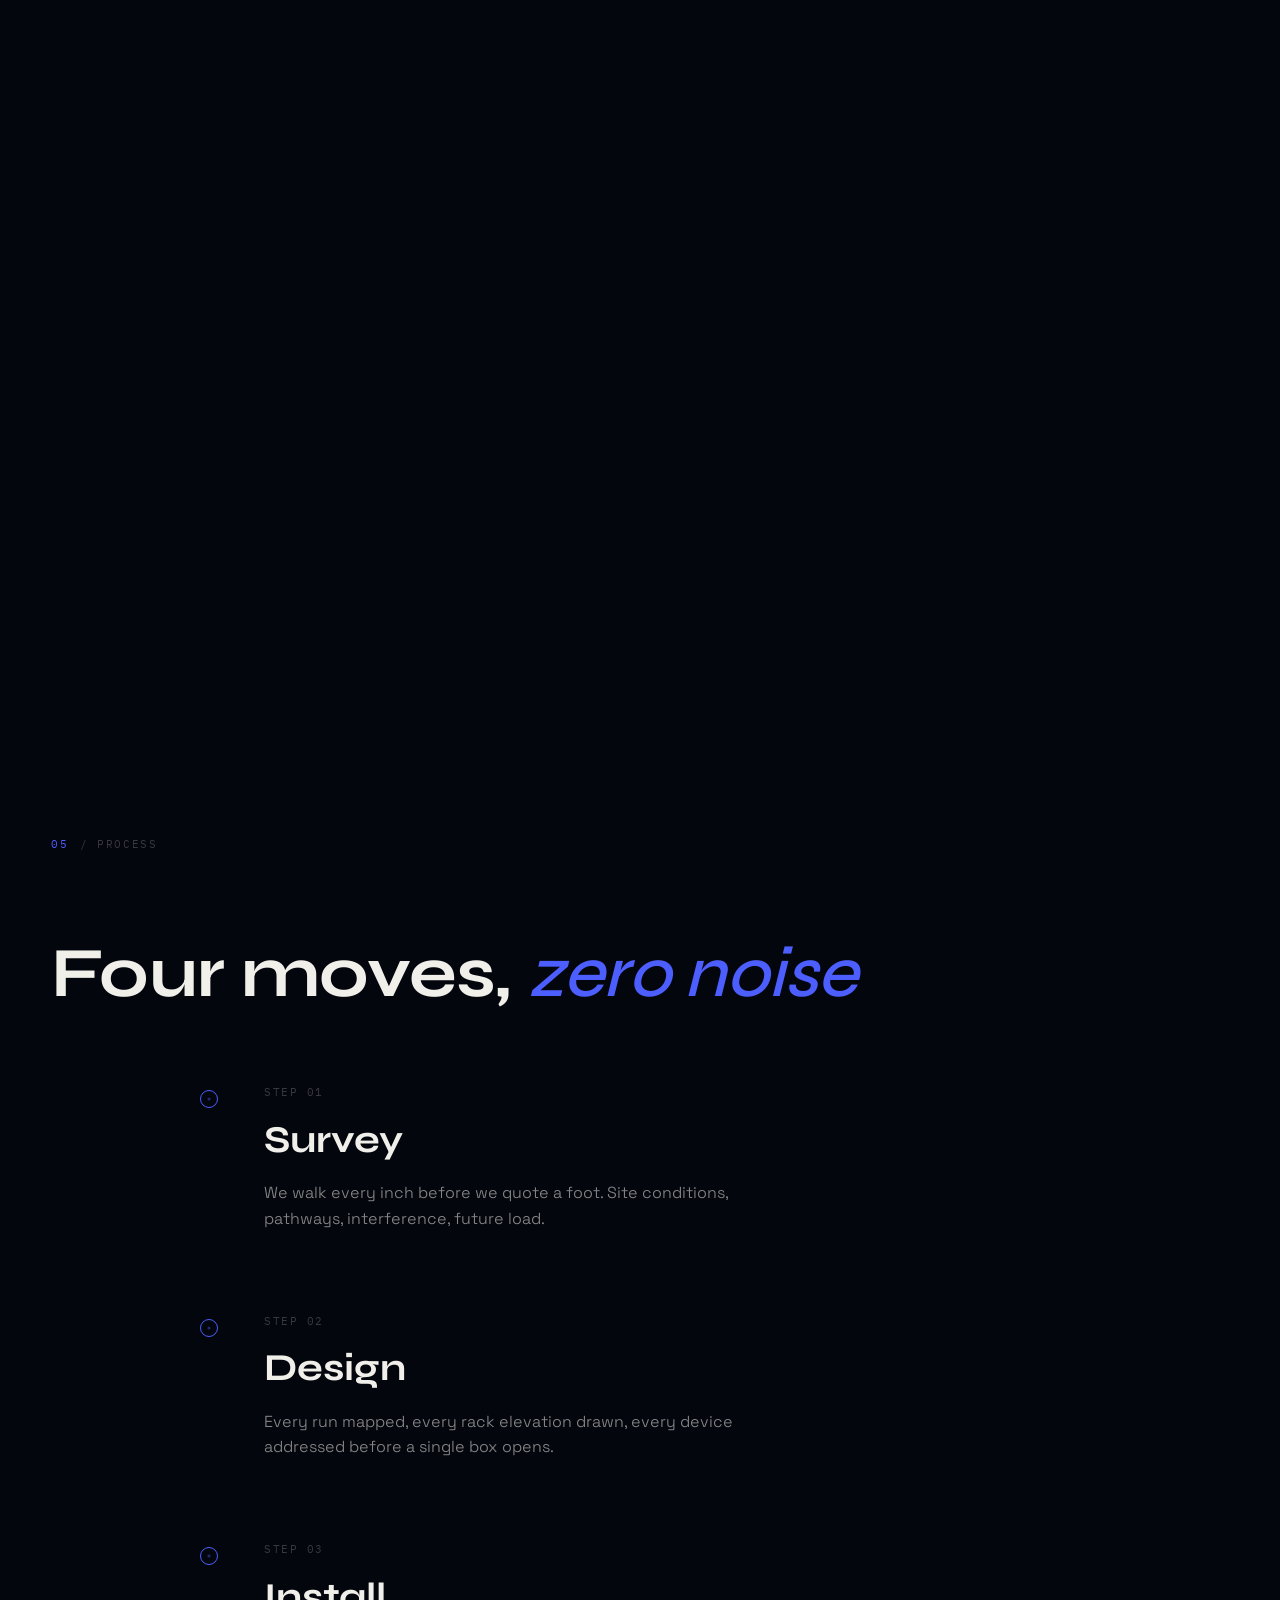
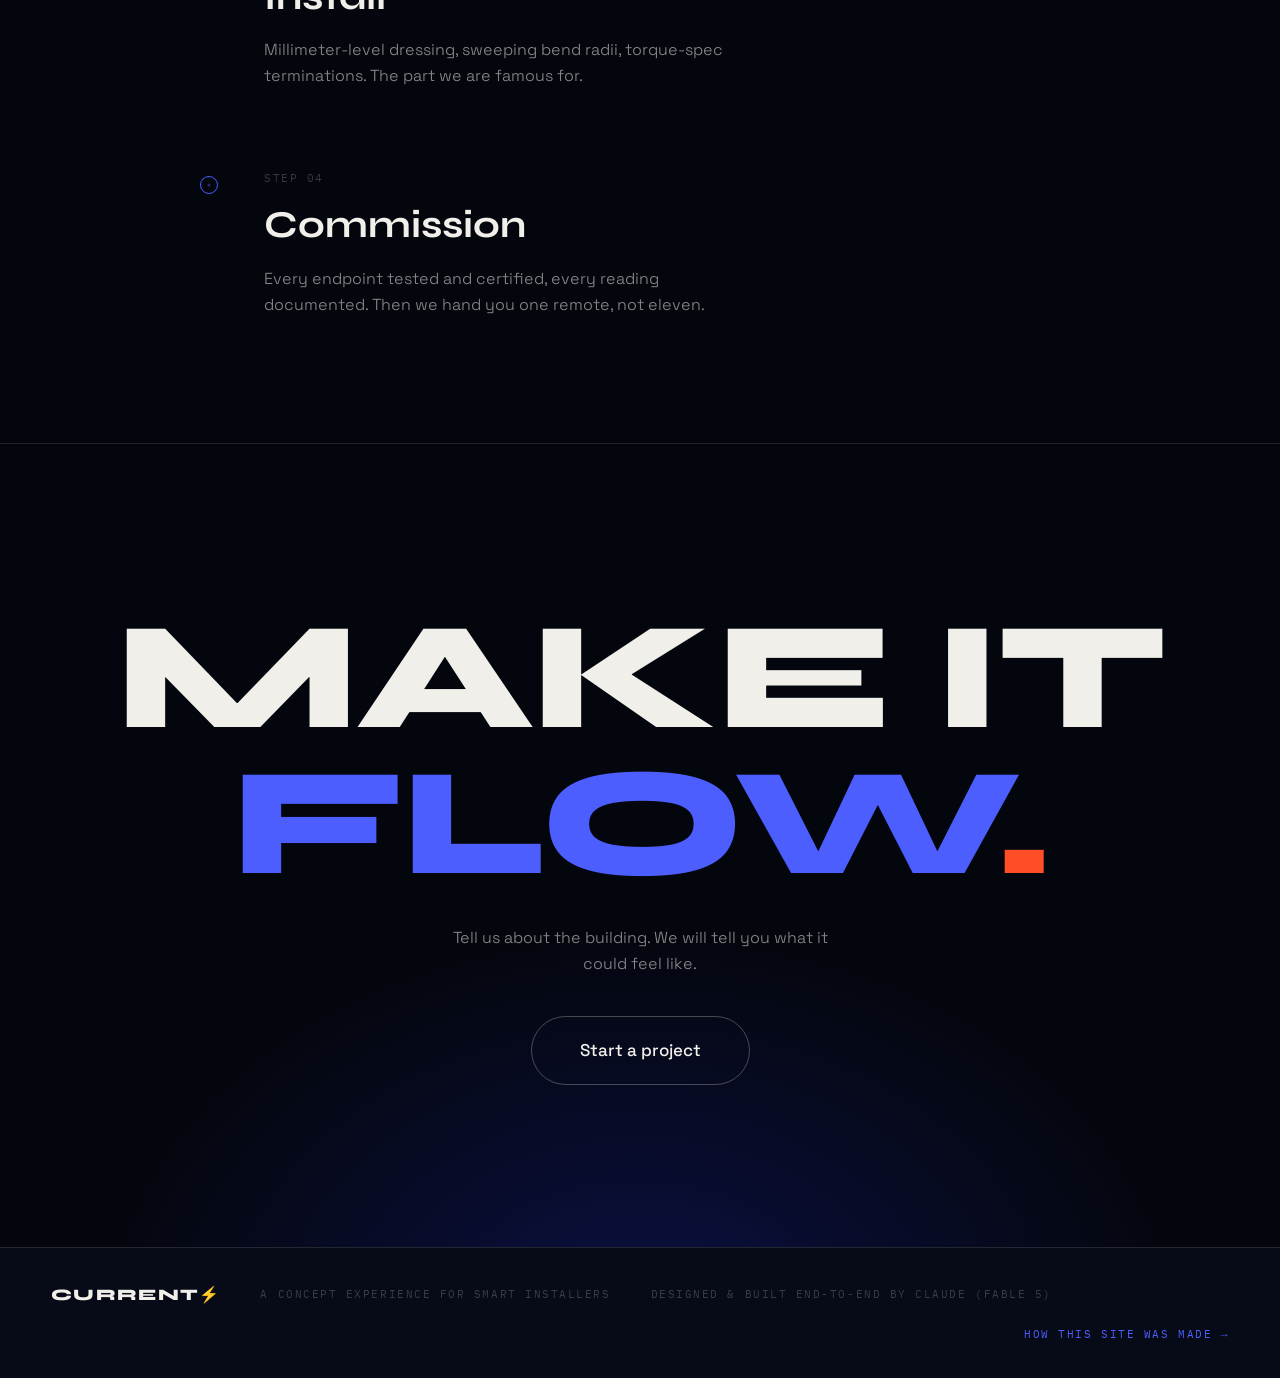
<file: current/index.html>
<!DOCTYPE html>
<html lang="en">
<head>
<meta charset="UTF-8">
<meta name="viewport" content="width=device-width, initial-scale=1.0">
<title>CURRENT — Smart Installers | The Invisible Nervous System</title>
<meta name="description" content="Smart Installers designs and installs the low-voltage backbone of modern buildings. Data, security, automation, sound. CURRENT is the craft, made visible.">
<meta property="og:title" content="CURRENT — Smart Installers">
<meta property="og:description" content="The invisible nervous system of your building. Low voltage, high craft.">
<meta property="og:image" content="https://am1rarabov1.github.io/-/current/assets/project-lobby.jpg">
<meta property="og:type" content="website">
<link rel="icon" href="data:image/svg+xml,%3Csvg xmlns='http://www.w3.org/2000/svg' viewBox='0 0 64 64'%3E%3Crect width='64' height='64' rx='14' fill='%23050810'/%3E%3Cpath d='M36 8 L20 36 h10 L26 56 L46 26 h-11 z' fill='%232438ff'/%3E%3C/svg%3E">
<link rel="preload" href="./fonts/syne-latin-wght-normal.woff2" as="font" type="font/woff2" crossorigin>
<link rel="preload" href="./fonts/space-grotesk-latin-wght-normal.woff2" as="font" type="font/woff2" crossorigin>
<link rel="stylesheet" href="./css/main.css">
</head>
<body data-theme="current">

  <!-- Preloader -->
  <div class="loader" id="loader" aria-hidden="true">
    <div class="loader__brand">
      <span class="loader__glyph">⚡</span>
      <span class="loader__word">CURRENT</span>
    </div>
    <div class="loader__meta">
      <span class="loader__line" id="loaderLine"></span>
      <span class="loader__pct mono" id="loaderPct">000</span>
    </div>
    <span class="loader__note mono">ESTABLISHING SIGNAL</span>
  </div>

  <!-- Custom cursor -->
  <div class="cursor" id="cursor" aria-hidden="true">
    <div class="cursor__dot"></div>
    <div class="cursor__ring"></div>
    <div class="cursor__label mono" id="cursorLabel"></div>
  </div>

  <!-- Fixed chrome -->
  <header class="chrome" id="chrome">
    <a class="chrome__brand" href="#top" data-cursor="link">
      <svg class="chrome__bolt" viewBox="0 0 64 64" width="22" height="22" aria-hidden="true"><path d="M36 8 L20 36 h10 L26 56 L46 26 h-11 z" fill="currentColor"/></svg>
      <span class="chrome__word">CURRENT</span>
      <span class="chrome__by mono">by Smart Installers</span>
    </a>
    <nav class="chrome__nav" aria-label="Primary">
      <a href="#philosophy" class="chrome__link mono" data-cursor="link">Philosophy</a>
      <a href="#services" class="chrome__link mono" data-cursor="link">Services</a>
      <a href="#work" class="chrome__link mono" data-cursor="link">Work</a>
      <a href="#process" class="chrome__link mono" data-cursor="link">Process</a>
      <a href="./guide/index.html" class="chrome__link chrome__link--guide mono" data-cursor="link">/guide</a>
    </nav>
    <a class="btn-pill" href="#contact" data-magnetic data-cursor="link">
      <span class="btn-pill__text">Start a project</span>
      <span class="btn-pill__fill" aria-hidden="true"></span>
    </a>
  </header>

  <div class="hud hud--bl mono" aria-hidden="true">
    <span class="hud__dot"></span> SYSTEM: LIVE
  </div>
  <div class="hud hud--br mono" aria-hidden="true" id="hudScroll">SCROLL 000%</div>

  <main id="top">

    <!-- HERO -->
    <section class="hero" id="hero">
      <canvas class="hero__gl" id="gl" aria-hidden="true"></canvas>
      <div class="hero__scrim" aria-hidden="true"></div>
      <div class="hero__inner">
        <p class="hero__eyebrow mono reveal-line"><span>SMART INSTALLERS — LOW VOLTAGE DIVISION</span></p>
        <h1 class="hero__title" id="heroTitle" aria-label="The invisible nervous system">
          <span class="hero__row"><span class="hero__word">THE</span> <span class="hero__word hero__word--ghost">INVISIBLE</span></span>
          <span class="hero__row"><span class="hero__word hero__word--accent">NERVOUS</span></span>
          <span class="hero__row"><span class="hero__word">SYSTEM</span><span class="hero__punct">.</span></span>
        </h1>
        <div class="hero__foot">
          <p class="hero__sub">We design and install the low-voltage backbone of modern buildings.
            Data. Security. Automation. Sound. You never see our work &mdash; you feel it everywhere.</p>
          <div class="hero__cue mono" aria-hidden="true">
            <span class="hero__cue-track"><span class="hero__cue-thumb"></span></span>
            SCROLL TO TRACE THE SIGNAL
          </div>
        </div>
      </div>
    </section>

    <!-- MARQUEE -->
    <div class="marquee" aria-hidden="true">
      <div class="marquee__track" id="marqueeTrack">
        <span class="marquee__item">LOW VOLTAGE <em>HIGH CRAFT</em> STRUCTURED CABLING <em>AUTOMATION</em> SURVEILLANCE <em>AUDIO</em> NETWORKS <em>&nbsp;</em></span>
        <span class="marquee__item">LOW VOLTAGE <em>HIGH CRAFT</em> STRUCTURED CABLING <em>AUTOMATION</em> SURVEILLANCE <em>AUDIO</em> NETWORKS <em>&nbsp;</em></span>
      </div>
    </div>

    <!-- PHILOSOPHY -->
    <section class="philosophy section" id="philosophy">
      <div class="section__rail mono" aria-hidden="true">
        <span class="section__index">01</span>
        <span class="section__name">PHILOSOPHY</span>
      </div>
      <div class="philosophy__body">
        <p class="philosophy__text" id="manifesto">Power <em>shouts</em>. Signal <em>whispers</em>. Behind every effortless room there are three hundred quiet decisions, a thousand feet of perfectly dressed cable, and one team that treats <em>millimeters</em> as a religion. We build the layer of your building that <em>thinks</em>.</p>
      </div>
    </section>

    <!-- SERVICES -->
    <section class="services section" id="services">
      <div class="section__rail mono" aria-hidden="true">
        <span class="section__index">02</span>
        <span class="section__name">SERVICES</span>
      </div>
      <h2 class="services__title">What we <span class="italic-accent">wire</span></h2>
      <ul class="services__list" id="servicesList">
        <li class="service" data-img="./assets/project-fiber.jpg">
          <a class="service__row" href="#contact" data-cursor="view">
            <span class="service__num mono">001</span>
            <span class="service__name">Structured Cabling</span>
            <span class="service__tag mono">CAT6A / FIBER / COAX</span>
            <span class="service__arrow" aria-hidden="true">→</span>
          </a>
          <p class="service__desc">The copper-and-glass skeleton every other system stands on. Certified runs, dressed to the millimeter, labeled like a library.</p>
        </li>
        <li class="service" data-img="./assets/project-lobby.jpg">
          <a class="service__row" href="#contact" data-cursor="view">
            <span class="service__num mono">002</span>
            <span class="service__name">Home Automation</span>
            <span class="service__tag mono">LIGHTING / CLIMATE / SHADES</span>
            <span class="service__arrow" aria-hidden="true">→</span>
          </a>
          <p class="service__desc">One quiet interface for light, warmth and shade. Scenes that follow the sun, rooms that anticipate you.</p>
        </li>
        <li class="service" data-img="./assets/project-rack.jpg">
          <a class="service__row" href="#contact" data-cursor="view">
            <span class="service__num mono">003</span>
            <span class="service__name">Surveillance &amp; Access</span>
            <span class="service__tag mono">CCTV / INTERCOM / ENTRY</span>
            <span class="service__arrow" aria-hidden="true">→</span>
          </a>
          <p class="service__desc">Cameras that see in the dark and doors that know your name. Security engineered to be felt as calm, not watched.</p>
        </li>
        <li class="service" data-img="./assets/project-cinema.jpg">
          <a class="service__row" href="#contact" data-cursor="view">
            <span class="service__num mono">004</span>
            <span class="service__name">Audio &amp; Cinema</span>
            <span class="service__tag mono">ATMOS / MULTIROOM / ACOUSTICS</span>
            <span class="service__arrow" aria-hidden="true">→</span>
          </a>
          <p class="service__desc">Reference-grade rooms and whole-home sound that disappears into the architecture until the first note.</p>
        </li>
        <li class="service" data-img="./assets/project-rack.jpg">
          <a class="service__row" href="#contact" data-cursor="view">
            <span class="service__num mono">005</span>
            <span class="service__name">Enterprise Networking</span>
            <span class="service__tag mono">WI-FI 7 / SWITCHING / RACKS</span>
            <span class="service__arrow" aria-hidden="true">→</span>
          </a>
          <p class="service__desc">Wireless that never drops a frame and racks tidy enough to photograph. Uptime as an aesthetic.</p>
        </li>
      </ul>
      <div class="service-preview" id="servicePreview" aria-hidden="true">
        <img id="servicePreviewImg" src="./assets/project-fiber.jpg" alt="">
      </div>
    </section>

    <!-- STATS -->
    <section class="stats section" id="grid">
      <div class="section__rail mono" aria-hidden="true">
        <span class="section__index">03</span>
        <span class="section__name">THE GRID</span>
      </div>
      <svg class="stats__circuit" id="circuit" viewBox="0 0 1200 400" preserveAspectRatio="none" aria-hidden="true">
        <path class="stats__trace" d="M0,320 H240 L300,260 H520 L580,320 H820 L900,240 H1200" />
        <path class="stats__trace" d="M0,120 H180 L260,200 H640 L700,140 H1000 L1060,200 H1200" />
        <circle class="stats__node" cx="300" cy="260" r="5"/>
        <circle class="stats__node" cx="700" cy="140" r="5"/>
        <circle class="stats__node" cx="900" cy="240" r="5"/>
      </svg>
      <div class="stats__row">
        <div class="stat">
          <span class="stat__value"><span class="stat__num" data-count="214">0</span></span>
          <span class="stat__label mono">PROJECTS DELIVERED</span>
        </div>
        <div class="stat">
          <span class="stat__value"><span class="stat__num" data-count="1.2" data-decimals="1">0</span>M</span>
          <span class="stat__label mono">FEET OF CABLE PULLED</span>
        </div>
        <div class="stat">
          <span class="stat__value"><span class="stat__num" data-count="99.98" data-decimals="2">0</span>%</span>
          <span class="stat__label mono">SYSTEM UPTIME</span>
        </div>
        <div class="stat">
          <span class="stat__value"><span class="stat__num" data-count="24">0</span>h</span>
          <span class="stat__label mono">RESPONSE, ALWAYS</span>
        </div>
      </div>
    </section>

    <!-- WORK: horizontal gallery -->
    <section class="work" id="work">
      <div class="work__pin" id="workPin">
        <div class="work__head">
          <div class="section__rail section__rail--inline mono" aria-hidden="true">
            <span class="section__index">04</span>
            <span class="section__name">SELECTED WORK</span>
          </div>
          <h2 class="work__title">Signal, <span class="italic-accent">installed</span></h2>
          <span class="work__progress mono" id="workProgress">01 / 04</span>
        </div>
        <div class="work__track" id="workTrack">
          <article class="card">
            <figure class="card__media"><img src="./assets/project-lobby.jpg" alt="Dark building lobby traced by a single cobalt light line" loading="lazy"></figure>
            <div class="card__meta">
              <span class="card__num mono">P.01</span>
              <h3 class="card__name">Meridian Tower Lobby</h3>
              <p class="card__spec mono">4,800 FT ADDRESSABLE LED · CAT6A BACKBONE · ACCESS CONTROL</p>
            </div>
          </article>
          <article class="card">
            <figure class="card__media"><img src="./assets/project-fiber.jpg" alt="Macro photograph of glowing fiber optic strands" loading="lazy"></figure>
            <div class="card__meta">
              <span class="card__num mono">P.02</span>
              <h3 class="card__name">Campus Fiber Backbone</h3>
              <p class="card__spec mono">48-STRAND OS2 · 12 BUILDINGS · 40G CORE</p>
            </div>
          </article>
          <article class="card">
            <figure class="card__media"><img src="./assets/project-cinema.jpg" alt="Private cinema under a fiber optic star ceiling" loading="lazy"></figure>
            <div class="card__meta">
              <span class="card__num mono">P.03</span>
              <h3 class="card__name">Hidden Hills Screening Room</h3>
              <p class="card__spec mono">ATMOS 9.2.6 · FIBER STAR CEILING · ACOUSTIC ISOLATION</p>
            </div>
          </article>
          <article class="card">
            <figure class="card__media"><img src="./assets/project-rack.jpg" alt="Immaculate network rack glowing with blue status lights" loading="lazy"></figure>
            <div class="card__meta">
              <span class="card__num mono">P.04</span>
              <h3 class="card__name">Estate Data Room</h3>
              <p class="card__spec mono">42U DUAL RACK · UPS · 10G TO EVERY ROOM</p>
            </div>
          </article>
        </div>
      </div>
    </section>

    <!-- PROCESS -->
    <section class="process section" id="process">
      <div class="section__rail mono" aria-hidden="true">
        <span class="section__index">05</span>
        <span class="section__name">PROCESS</span>
      </div>
      <h2 class="process__title">Four moves, <span class="italic-accent">zero noise</span></h2>
      <div class="process__flow">
        <svg class="process__line" id="processLine" viewBox="0 0 4 800" preserveAspectRatio="none" aria-hidden="true">
          <path d="M2,0 V800" />
        </svg>
        <ol class="process__steps">
          <li class="step">
            <span class="step__node" aria-hidden="true"></span>
            <span class="step__num mono">STEP 01</span>
            <h3 class="step__name">Survey</h3>
            <p class="step__desc">We walk every inch before we quote a foot. Site conditions, pathways, interference, future load.</p>
          </li>
          <li class="step">
            <span class="step__node" aria-hidden="true"></span>
            <span class="step__num mono">STEP 02</span>
            <h3 class="step__name">Design</h3>
            <p class="step__desc">Every run mapped, every rack elevation drawn, every device addressed before a single box opens.</p>
          </li>
          <li class="step">
            <span class="step__node" aria-hidden="true"></span>
            <span class="step__num mono">STEP 03</span>
            <h3 class="step__name">Install</h3>
            <p class="step__desc">Millimeter-level dressing, sweeping bend radii, torque-spec terminations. The part we are famous for.</p>
          </li>
          <li class="step">
            <span class="step__node" aria-hidden="true"></span>
            <span class="step__num mono">STEP 04</span>
            <h3 class="step__name">Commission</h3>
            <p class="step__desc">Every endpoint tested and certified, every reading documented. Then we hand you one remote, not eleven.</p>
          </li>
        </ol>
      </div>
    </section>

    <!-- CTA -->
    <section class="cta" id="contact">
      <div class="cta__pulse" aria-hidden="true"><span></span></div>
      <h2 class="cta__title">
        <span class="cta__row">MAKE IT</span>
        <span class="cta__row cta__row--accent">FLOW<span class="cta__dot">.</span></span>
      </h2>
      <p class="cta__sub">Tell us about the building. We will tell you what it could feel like.</p>
      <a class="btn-pill btn-pill--big" href="mailto:hello@smartinstallers.com" data-magnetic data-cursor="link">
        <span class="btn-pill__text">Start a project</span>
        <span class="btn-pill__fill" aria-hidden="true"></span>
      </a>
    </section>

  </main>

  <footer class="footer">
    <div class="footer__grid">
      <span class="footer__brand">CURRENT<span class="footer__bolt">⚡</span></span>
      <span class="mono footer__note">A concept experience for SMART INSTALLERS</span>
      <span class="mono footer__note">Designed &amp; built end-to-end by Claude (Fable 5)</span>
      <a class="mono footer__link" href="./guide/index.html" data-cursor="link">HOW THIS SITE WAS MADE →</a>
    </div>
  </footer>

  <script src="./vendor/gsap.min.js"></script>
  <script src="./vendor/ScrollTrigger.min.js"></script>
  <script src="./vendor/SplitText.min.js"></script>
  <script src="./vendor/lenis.min.js"></script>
  <script type="module" src="./js/app.js"></script>
</body>
</html>
</file>
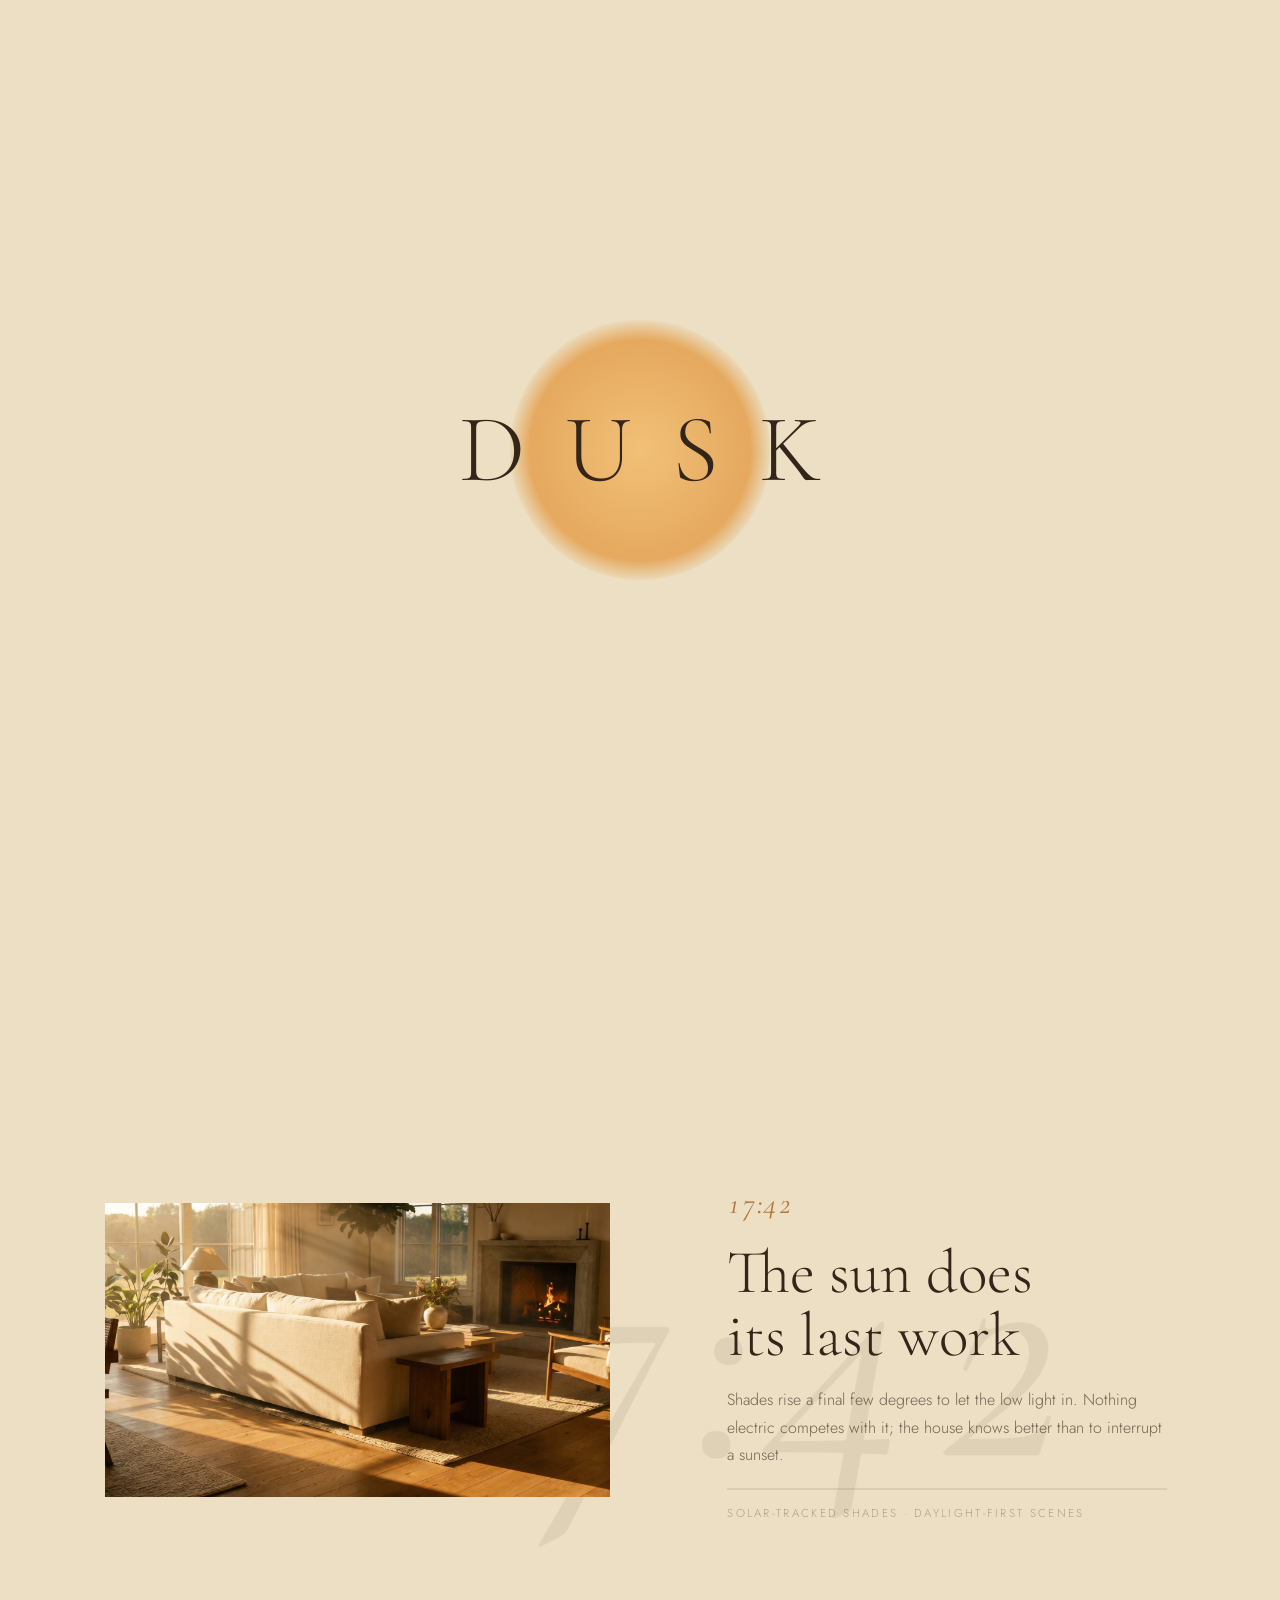
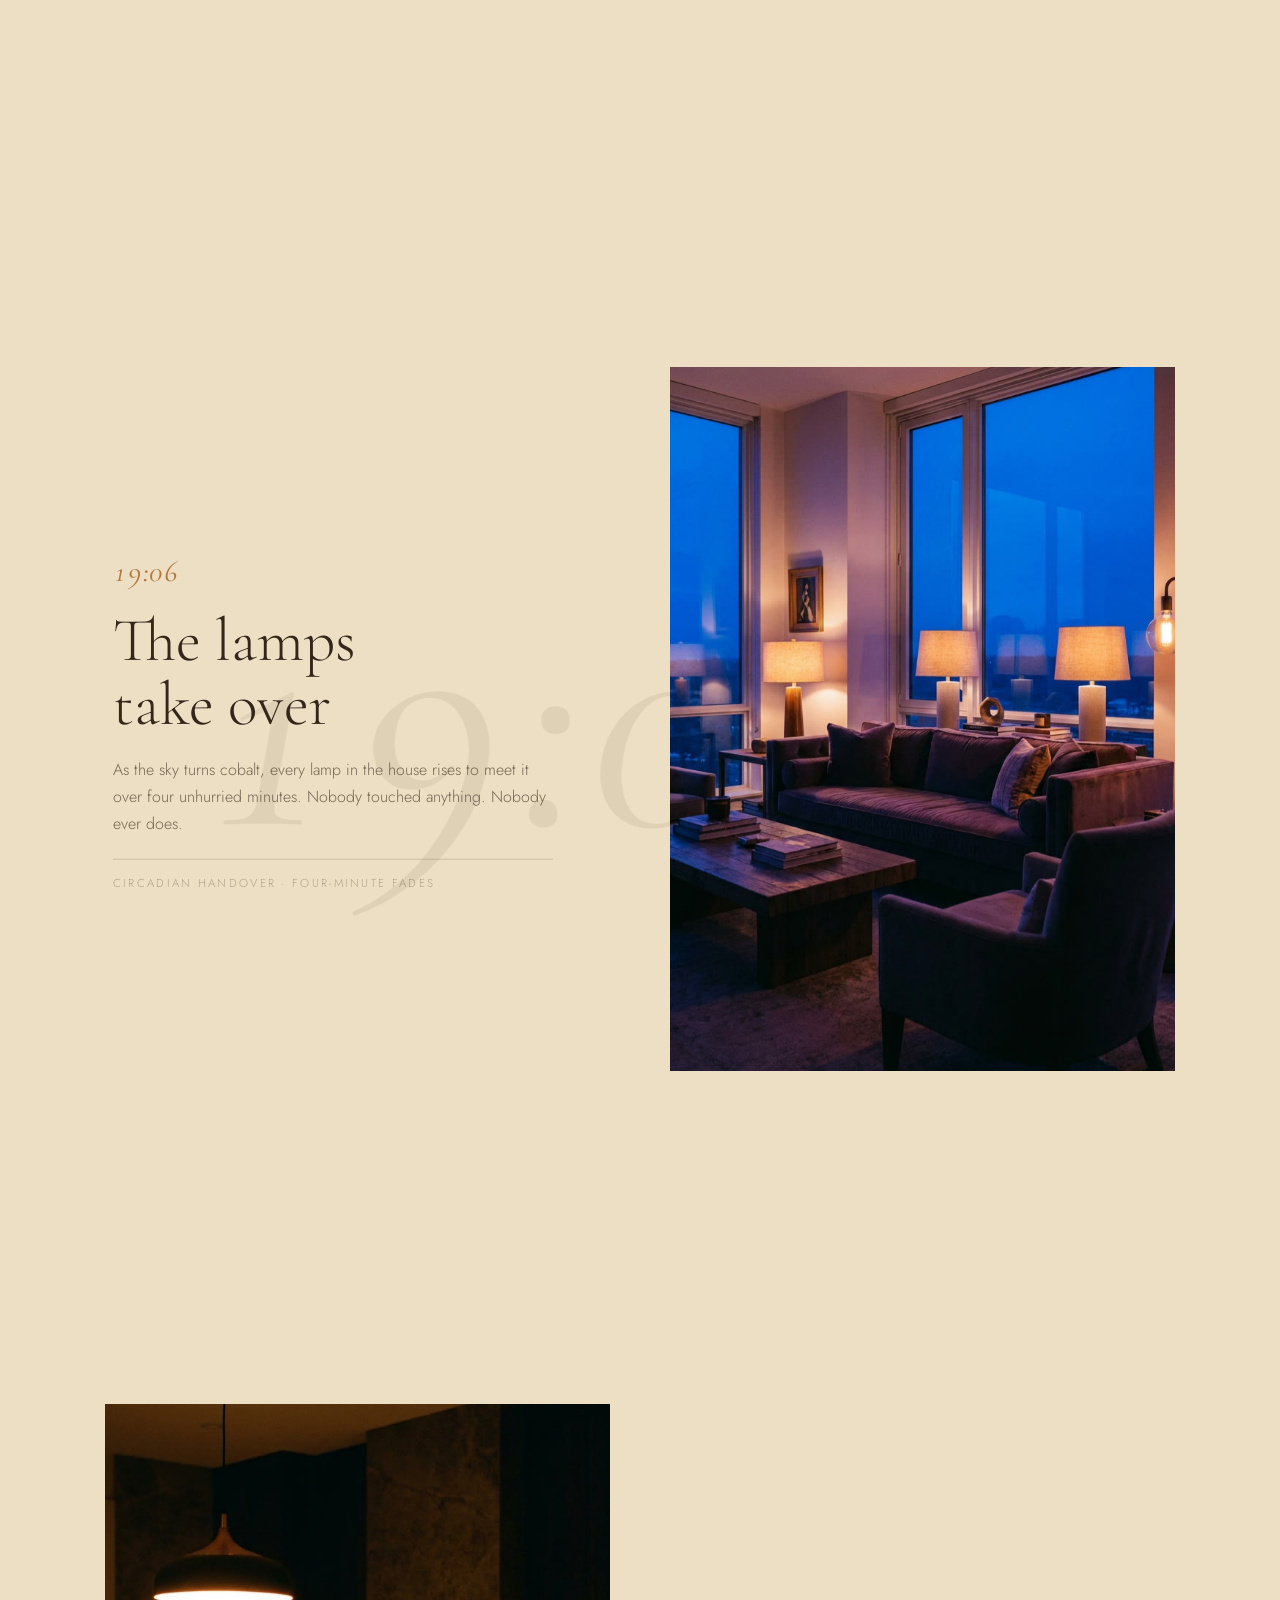
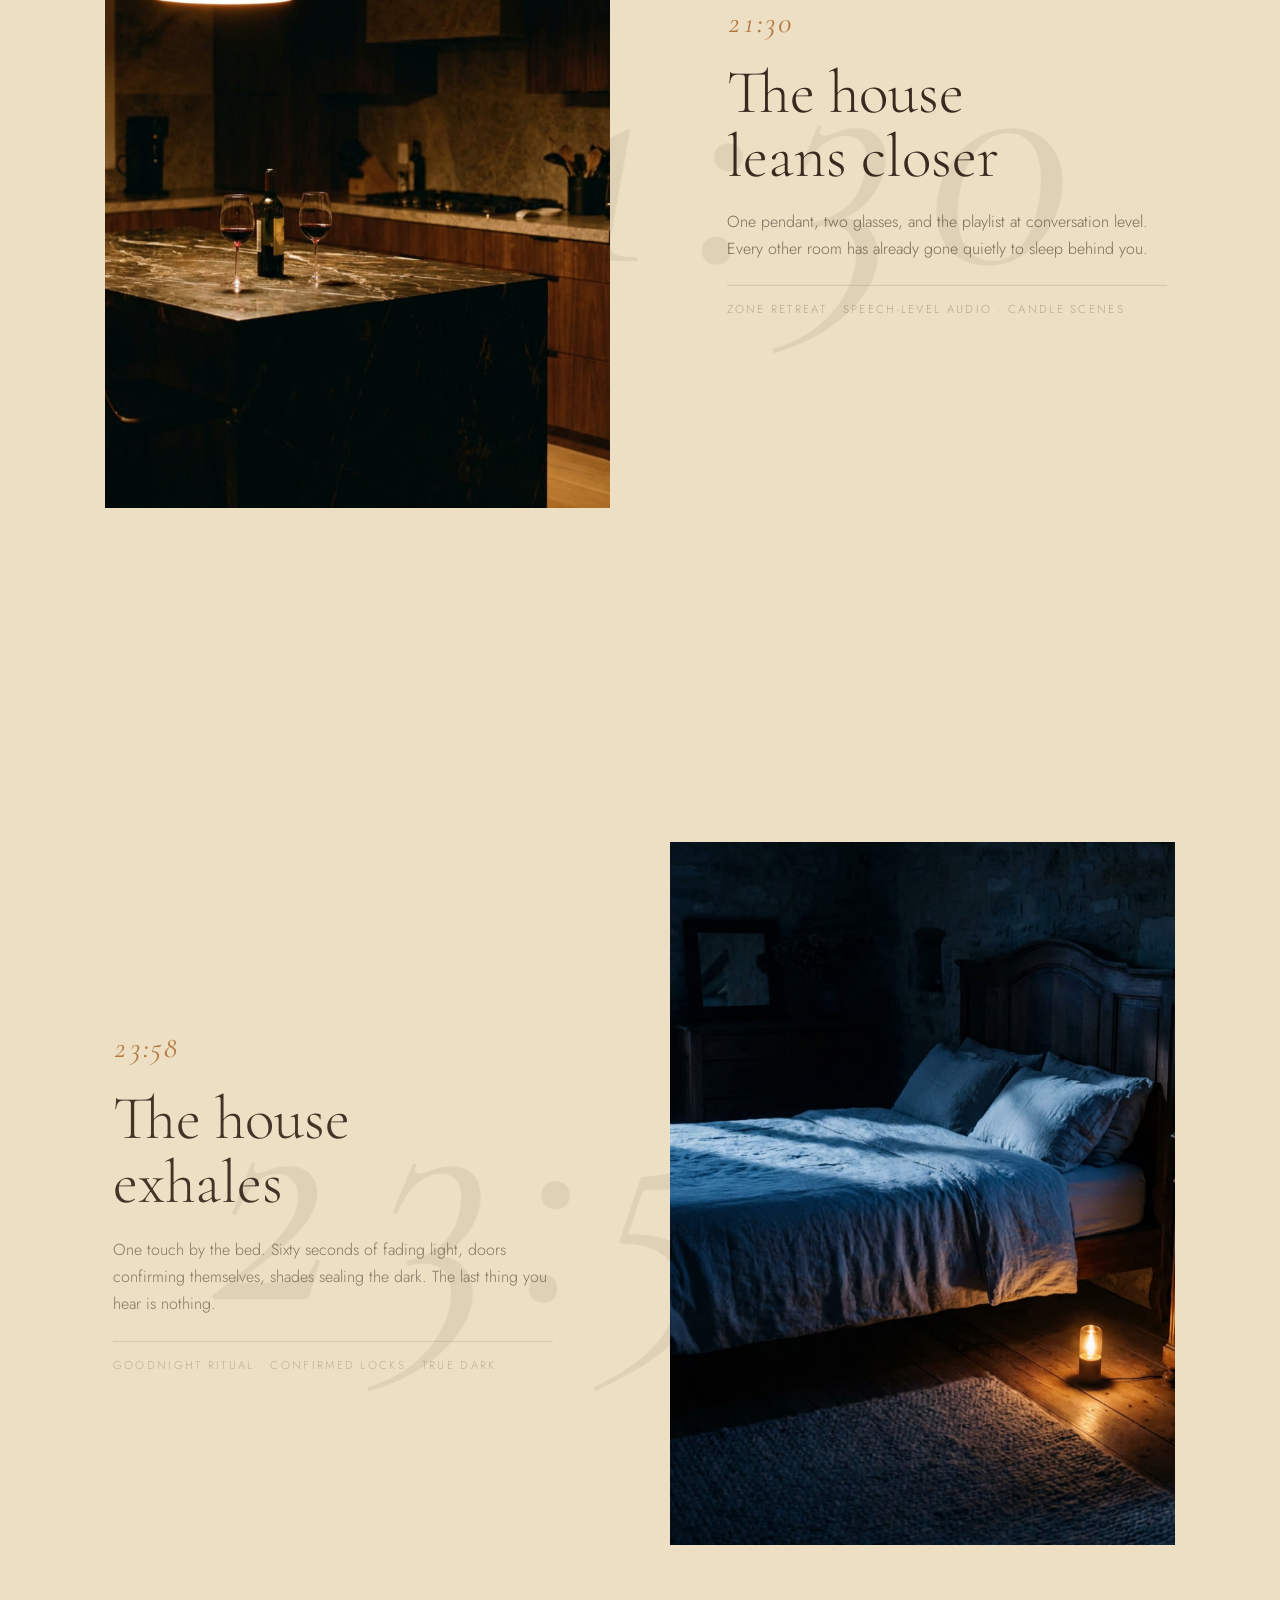
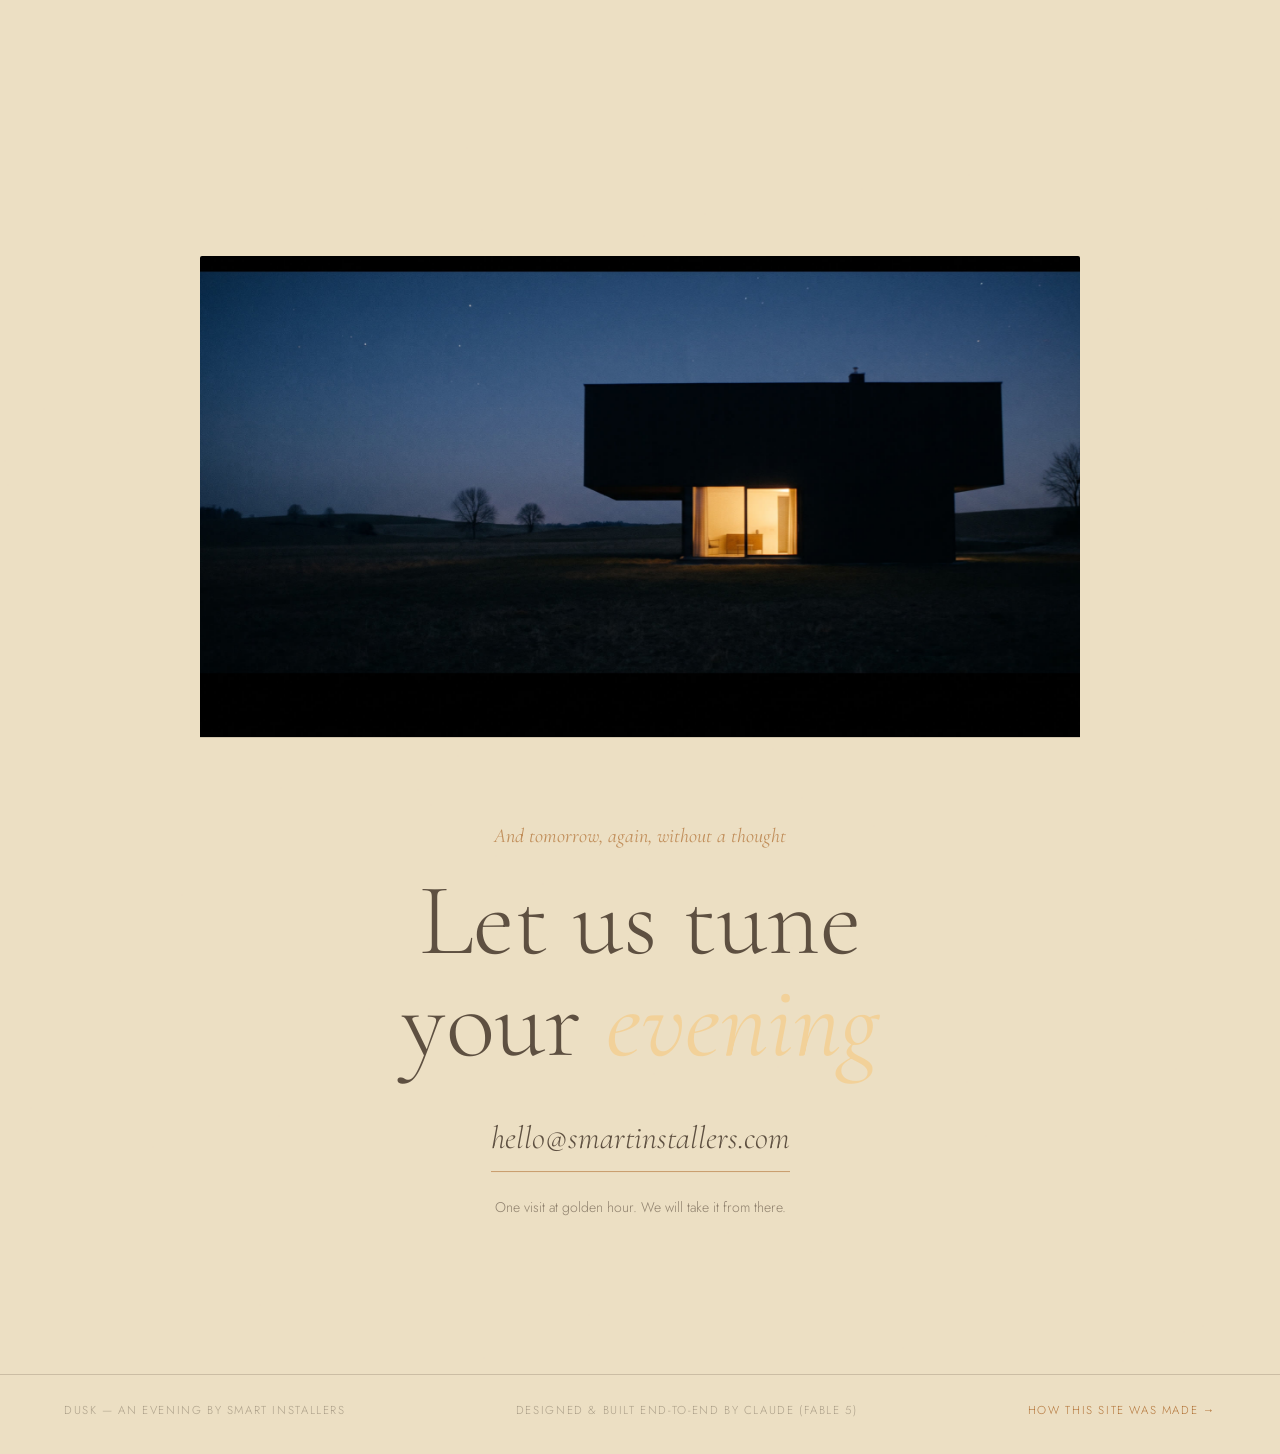
<file: dusk/index.html>
<!DOCTYPE html>
<html lang="en">
<head>
<meta charset="UTF-8">
<meta name="viewport" content="width=device-width, initial-scale=1.0">
<title>Dusk — Smart Installers | The Hour Between</title>
<meta name="description" content="Dusk is one evening in a house tuned by Smart Installers: from golden hour to midnight, every light, shade and note arriving exactly on time.">
<meta property="og:title" content="Dusk — by Smart Installers">
<meta property="og:description" content="One evening, perfectly installed. Scroll from 17:42 to 23:58.">
<meta property="og:image" content="https://am1rarabov1.github.io/-/dusk/assets/golden.jpg">
<meta property="og:type" content="website">
<link rel="icon" href="data:image/svg+xml,%3Csvg xmlns='http://www.w3.org/2000/svg' viewBox='0 0 64 64'%3E%3Crect width='64' height='64' rx='32' fill='%231A1622'/%3E%3Ccircle cx='32' cy='40' r='14' fill='%23E5B96F'/%3E%3Crect x='10' y='40' width='44' height='16' fill='%231A1622'/%3E%3C/svg%3E">
<link rel="preload" href="./fonts/cormorant-garamond-latin-300-normal.woff2" as="font" type="font/woff2" crossorigin>
<link rel="preload" href="./fonts/jost-latin-400-normal.woff2" as="font" type="font/woff2" crossorigin>
<link rel="stylesheet" href="./css/main.css">
</head>
<body>

  <!-- veil: setting sun -->
  <div class="veil" id="veil" aria-hidden="true">
    <span class="veil__sun" id="veilSun"></span>
    <span class="veil__word">DUSK</span>
  </div>

  <header class="bar" id="bar">
    <a class="bar__brand" href="#top">
      <span class="bar__disc" aria-hidden="true"></span>
      DUSK
      <span class="bar__by serif-i">by Smart Installers</span>
    </a>
    <nav class="bar__nav" aria-label="Primary">
      <a href="#c1742">17:42</a>
      <a href="#c1906">19:06</a>
      <a href="#c2130">21:30</a>
      <a href="#c2358">23:58</a>
      <a href="./guide/index.html">Guide</a>
      <a class="bar__cta" href="#begin">Begin</a>
    </nav>
  </header>

  <!-- fixed evening clock rail -->
  <aside class="rail" aria-hidden="true">
    <span class="rail__time serif-i" id="railTime">17:42</span>
    <span class="rail__line"><span class="rail__fill" id="railFill"></span></span>
    <span class="rail__label">the hour between</span>
  </aside>

  <main id="top">

    <!-- HERO: golden hour -->
    <section class="hero">
      <figure class="hero__media">
        <video class="hero__video" autoplay muted loop playsinline poster="./assets/golden.jpg" preload="metadata">
          <source src="./assets/golden.mp4" type="video/mp4">
        </video>
      </figure>
      <div class="hero__shade" aria-hidden="true"></div>
      <div class="hero__content" id="heroContent">
        <p class="hero__eyebrow serif-i">Smart Installers presents one evening, perfectly installed</p>
        <h1 class="hero__title">The hour<br><em class="serif-i">between</em></h1>
        <p class="hero__line">Scroll from golden hour to midnight. The house will keep up.</p>
      </div>
      <div class="hero__foot" aria-hidden="true">
        <span>Lighting · Shade · Sound · Sleep</span>
        <span class="hero__scroll">17:42<span class="hero__scroll-line"></span></span>
        <span>Sunset is an instrument</span>
      </div>
    </section>

    <!-- CHAPTER 17:42 -->
    <section class="chapter" id="c1742" data-time-from="1062" data-time-to="1146" data-phase="golden">
      <span class="chapter__ghost serif-i" aria-hidden="true">17:42</span>
      <div class="chapter__inner">
        <figure class="chapter__media">
          <img src="./assets/golden.jpg" alt="A living room flooded with low golden-hour sunlight">
        </figure>
        <div class="chapter__text">
          <span class="chapter__time serif-i">17:42</span>
          <h2 class="chapter__title">The sun does<br>its last work</h2>
          <p class="chapter__body">Shades rise a final few degrees to let the low light in. Nothing electric competes with it; the house knows better than to interrupt a sunset.</p>
          <span class="chapter__spec">Solar-tracked shades · Daylight-first scenes</span>
        </div>
      </div>
    </section>

    <!-- CHAPTER 19:06 -->
    <section class="chapter chapter--flip" id="c1906" data-time-from="1146" data-time-to="1290" data-phase="blue">
      <span class="chapter__ghost serif-i" aria-hidden="true">19:06</span>
      <div class="chapter__inner">
        <figure class="chapter__media">
          <img src="./assets/blue.jpg" alt="The living room at blue hour with lamps just switched on">
        </figure>
        <div class="chapter__text">
          <span class="chapter__time serif-i">19:06</span>
          <h2 class="chapter__title">The lamps<br>take over</h2>
          <p class="chapter__body">As the sky turns cobalt, every lamp in the house rises to meet it over four unhurried minutes. Nobody touched anything. Nobody ever does.</p>
          <span class="chapter__spec">Circadian handover · Four-minute fades</span>
        </div>
      </div>
    </section>

    <!-- CHAPTER 21:30 -->
    <section class="chapter" id="c2130" data-time-from="1290" data-time-to="1438" data-phase="night">
      <span class="chapter__ghost serif-i" aria-hidden="true">21:30</span>
      <div class="chapter__inner">
        <figure class="chapter__media">
          <img src="./assets/wine.jpg" alt="A dark kitchen at night, one pendant glowing over two glasses of wine">
        </figure>
        <div class="chapter__text">
          <span class="chapter__time serif-i">21:30</span>
          <h2 class="chapter__title">The house<br>leans closer</h2>
          <p class="chapter__body">One pendant, two glasses, and the playlist at conversation level. Every other room has already gone quietly to sleep behind you.</p>
          <span class="chapter__spec">Zone retreat · Speech-level audio · Candle scenes</span>
        </div>
      </div>
    </section>

    <!-- CHAPTER 23:58 -->
    <section class="chapter chapter--flip" id="c2358" data-time-from="1438" data-time-to="1438" data-phase="midnight">
      <span class="chapter__ghost serif-i" aria-hidden="true">23:58</span>
      <div class="chapter__inner">
        <figure class="chapter__media">
          <img src="./assets/midnight.jpg" alt="A bedroom at midnight with a strip of moonlight and one tiny amber night light">
        </figure>
        <div class="chapter__text">
          <span class="chapter__time serif-i">23:58</span>
          <h2 class="chapter__title">The house<br>exhales</h2>
          <p class="chapter__body">One touch by the bed. Sixty seconds of fading light, doors confirming themselves, shades sealing the dark. The last thing you hear is nothing.</p>
          <span class="chapter__spec">Goodnight ritual · Confirmed locks · True dark</span>
        </div>
      </div>
    </section>

    <!-- STARS / CLOSE -->
    <section class="close" id="begin">
      <div class="close__stars" id="stars" aria-hidden="true"></div>
      <figure class="close__media">
        <img src="./assets/lastlight.jpg" alt="A house silhouette at the very last light, one warm window glowing">
      </figure>
      <div class="close__body">
        <p class="close__kicker serif-i">And tomorrow, again, without a thought</p>
        <h2 class="close__title">Let us tune<br>your <em class="serif-i">evening</em></h2>
        <a class="close__link" href="mailto:hello@smartinstallers.com">hello@smartinstallers.com<span aria-hidden="true"></span></a>
        <p class="close__note">One visit at golden hour. We will take it from there.</p>
      </div>
    </section>

  </main>

  <footer class="foot">
    <span>DUSK — an evening by Smart Installers</span>
    <span>Designed &amp; built end-to-end by Claude (Fable 5)</span>
    <a href="./guide/index.html">How this site was made →</a>
  </footer>

  <script src="./vendor/gsap.min.js"></script>
  <script src="./vendor/ScrollTrigger.min.js"></script>
  <script src="./vendor/SplitText.min.js"></script>
  <script src="./vendor/lenis.min.js"></script>
  <script src="./js/app.js"></script>
</body>
</html>
</file>
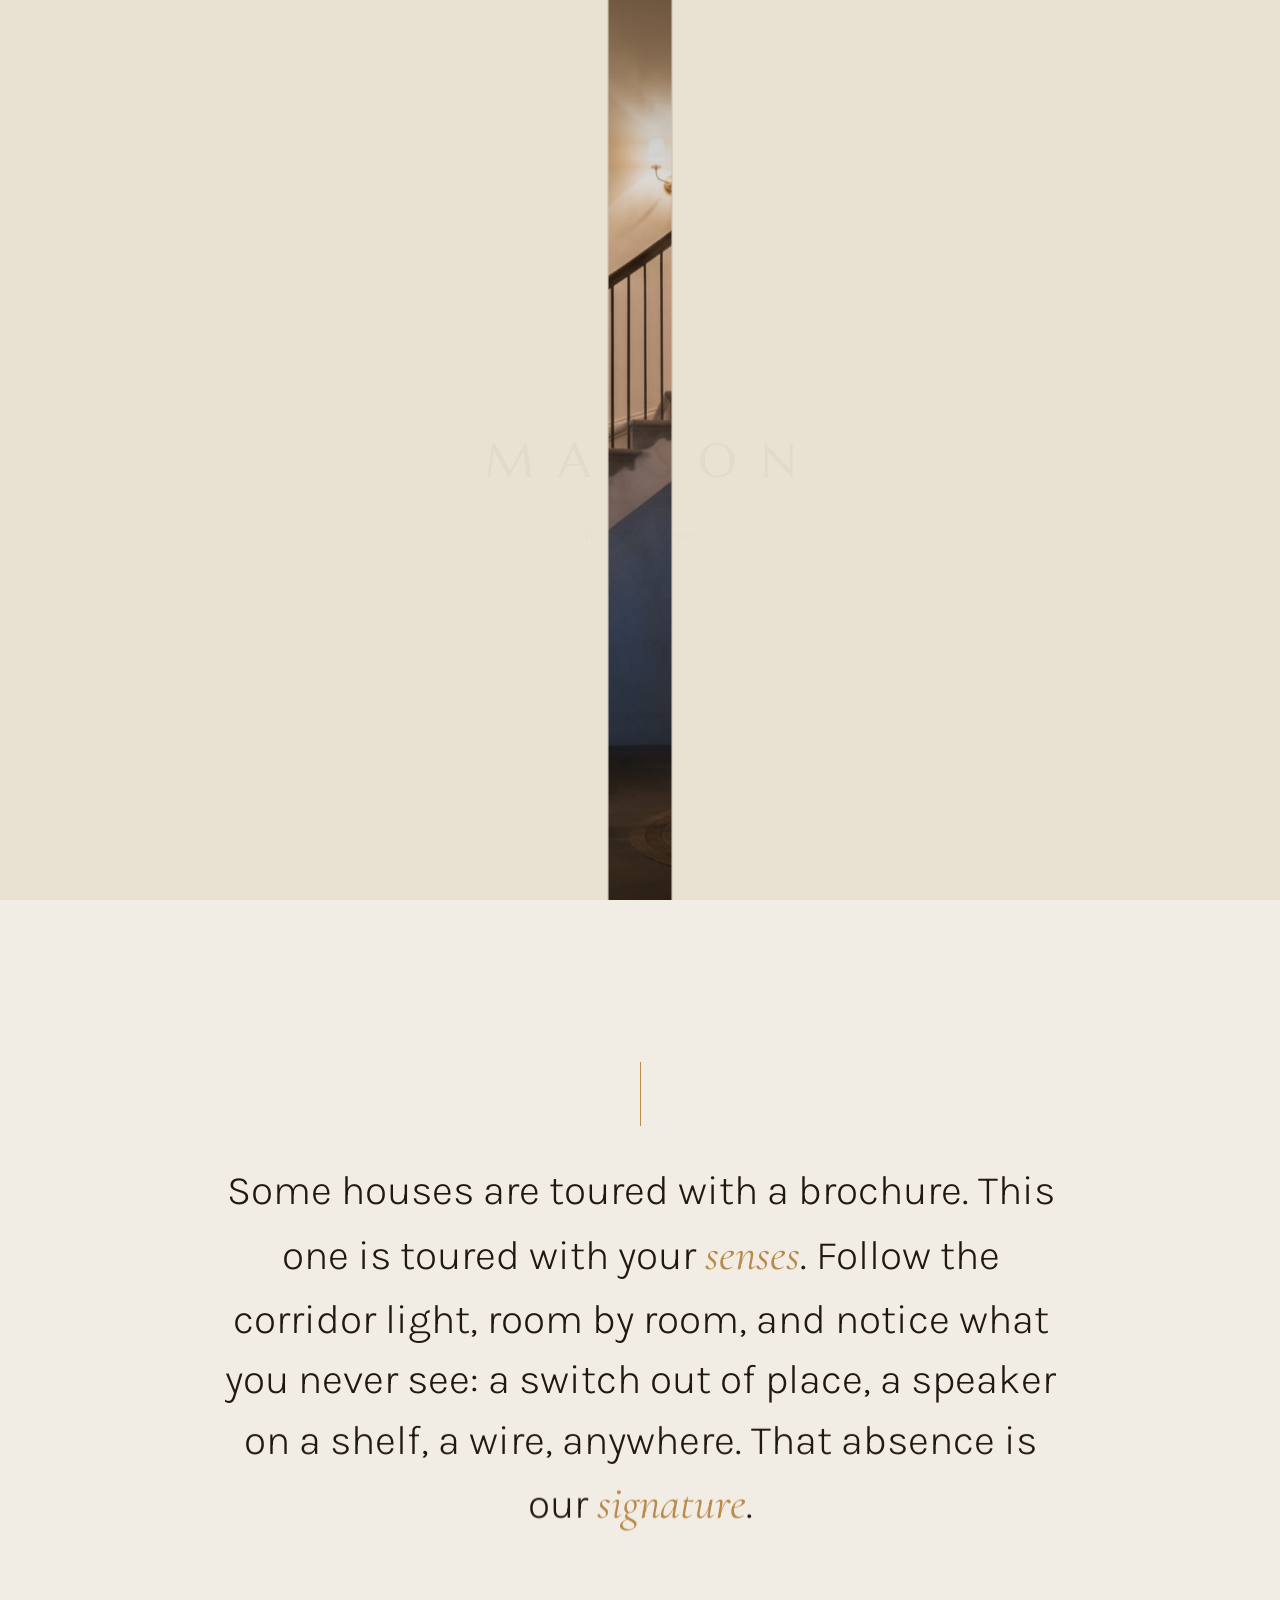
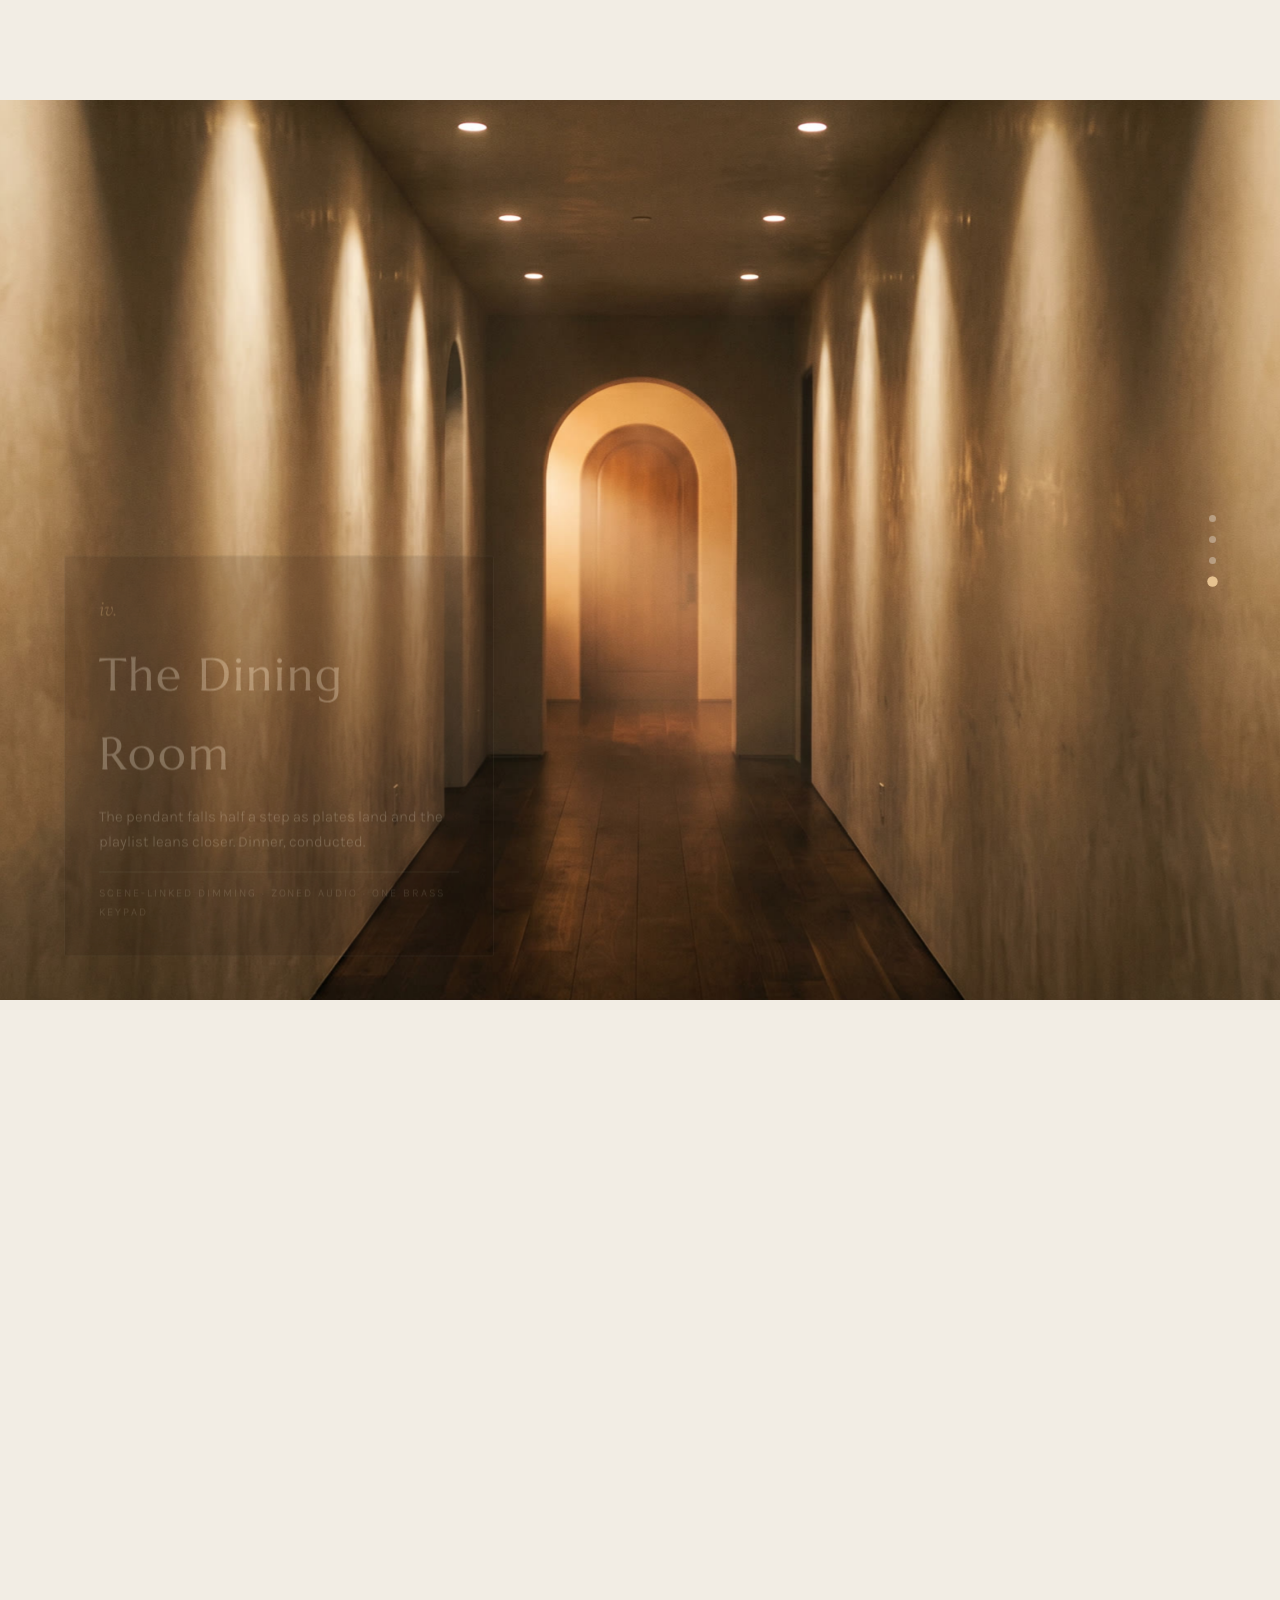
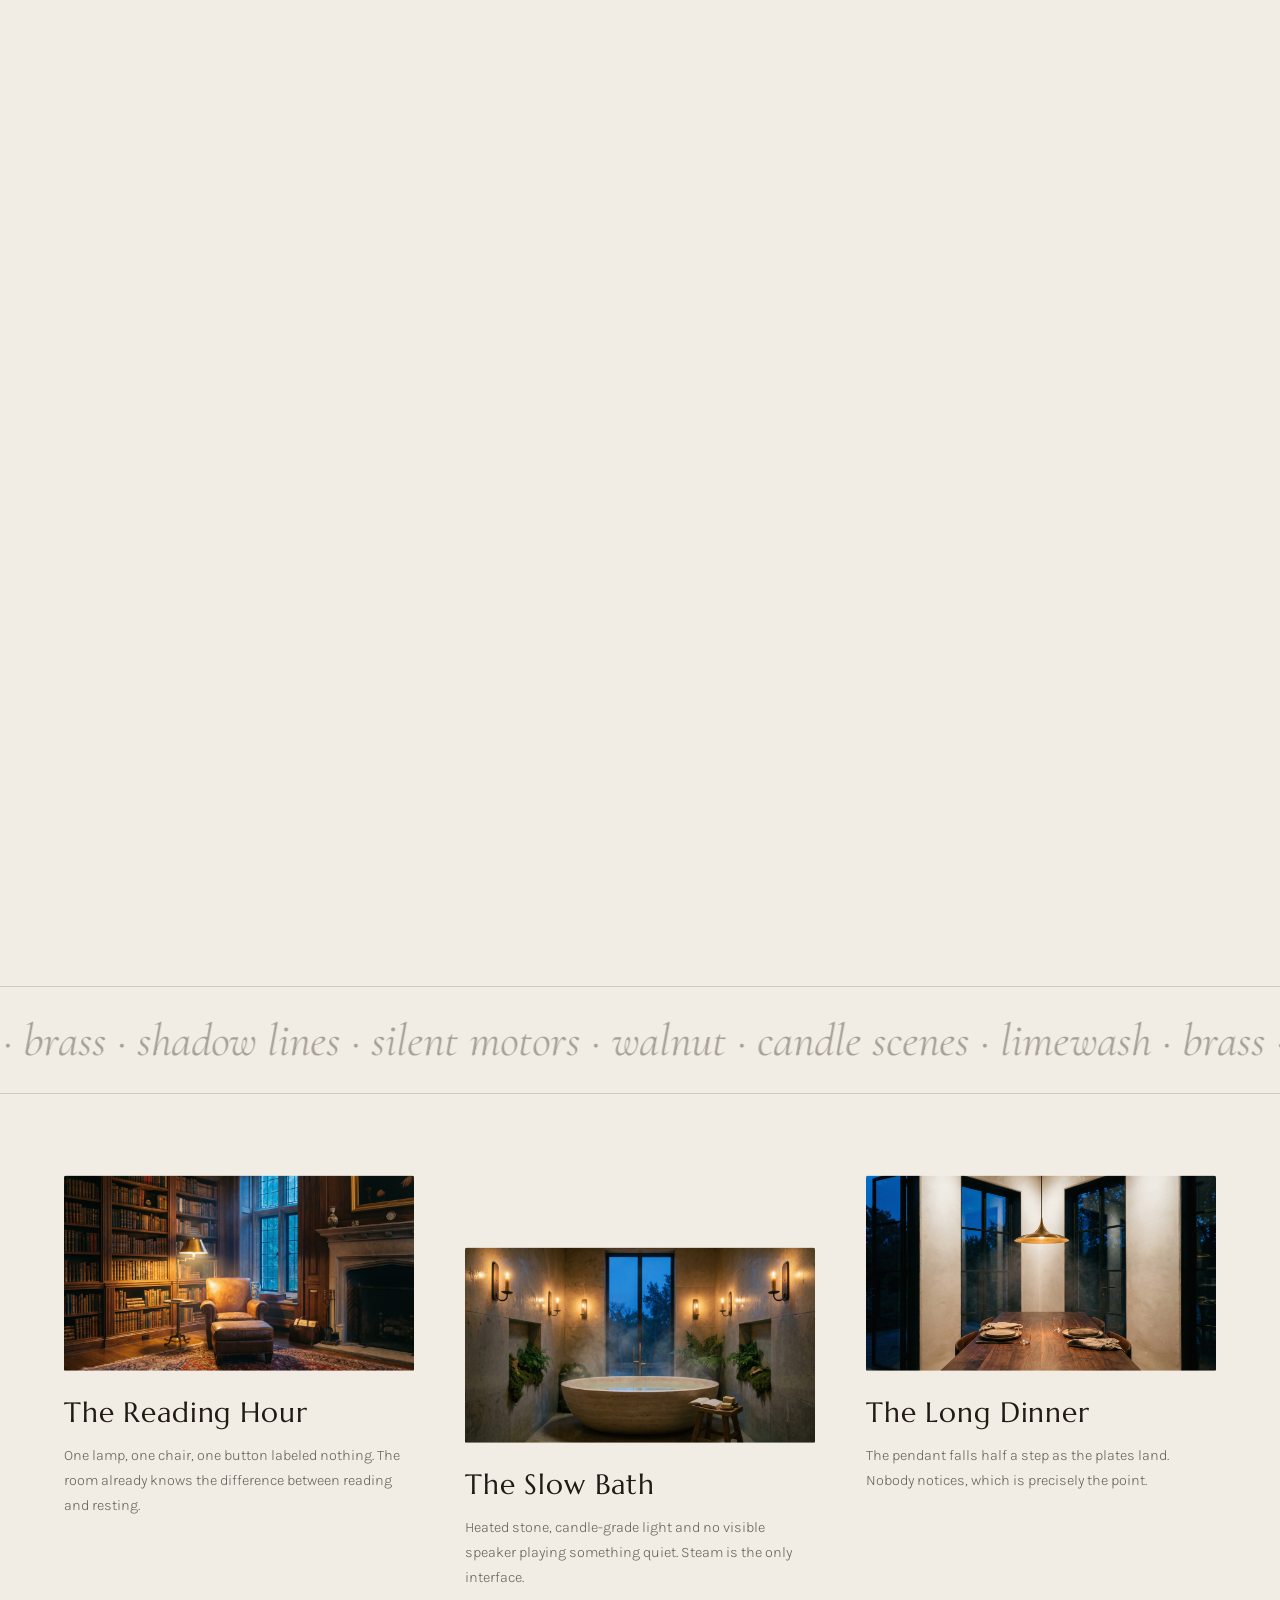
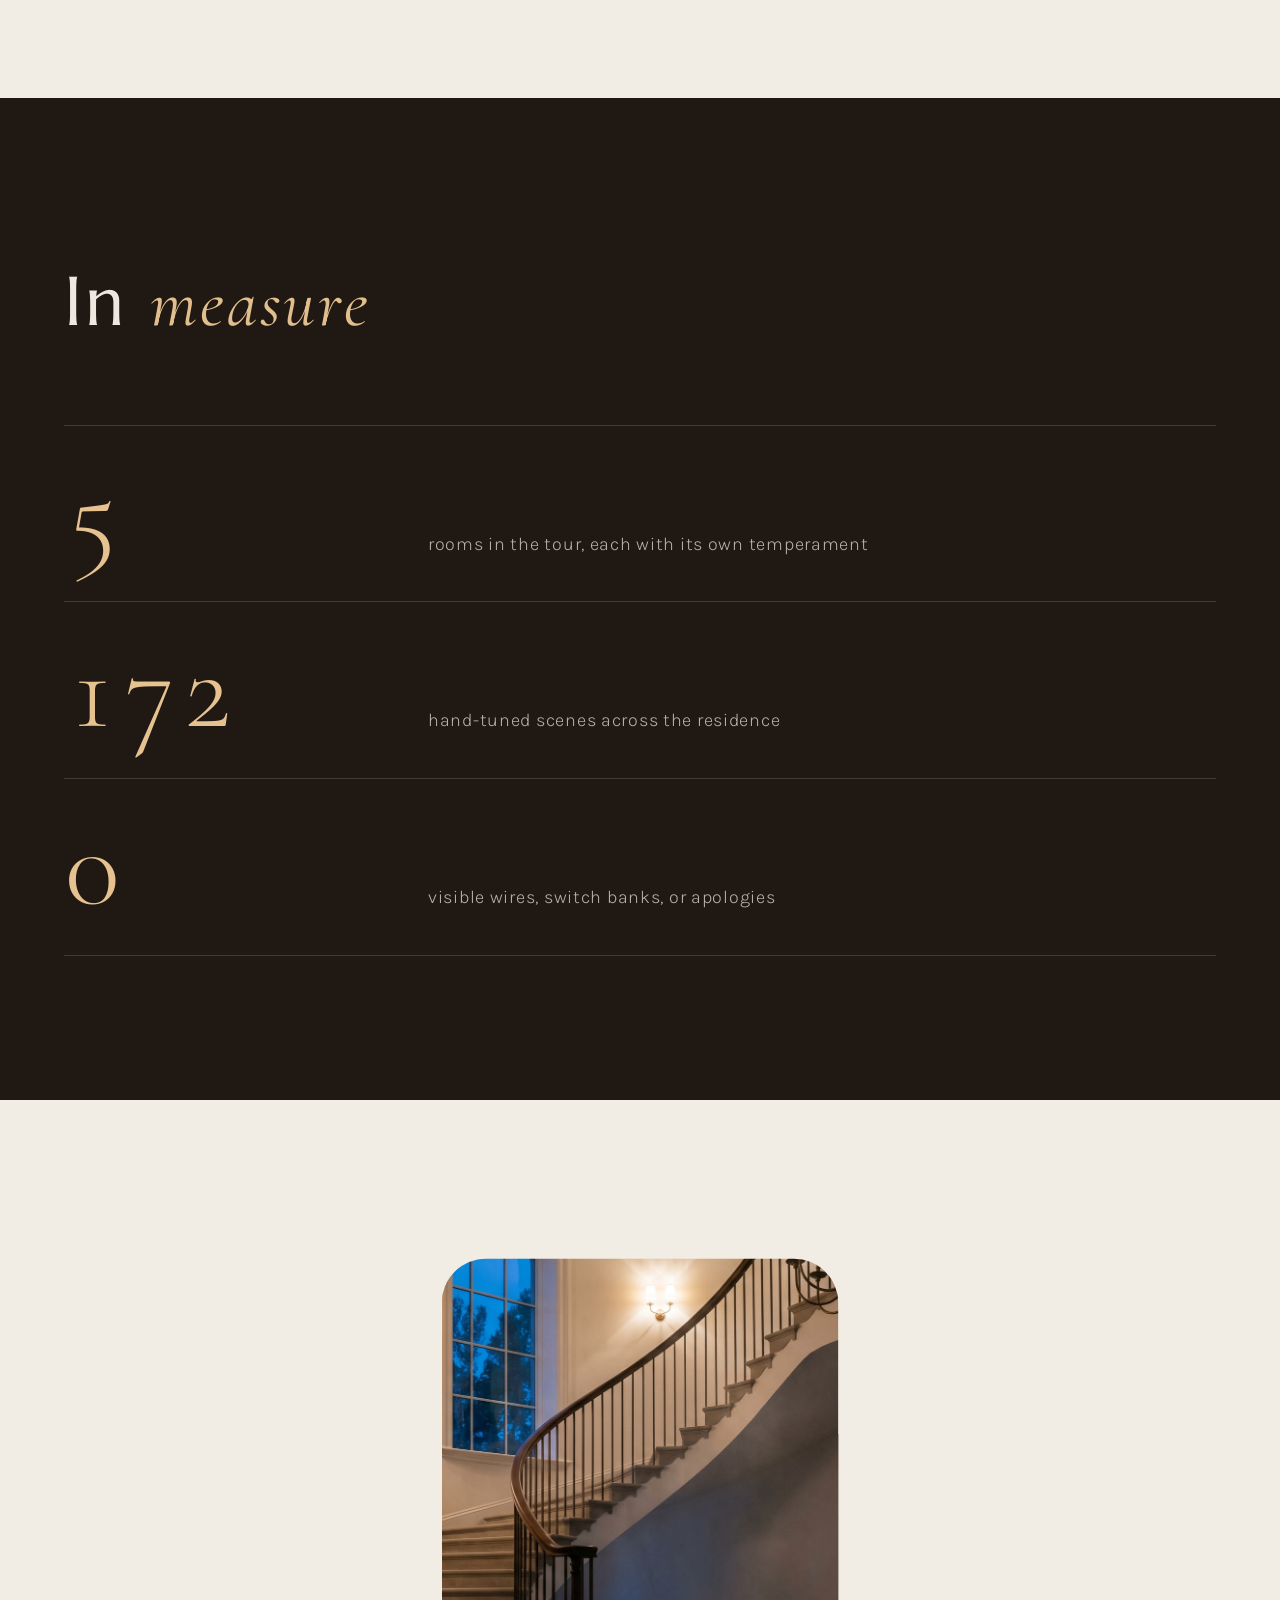
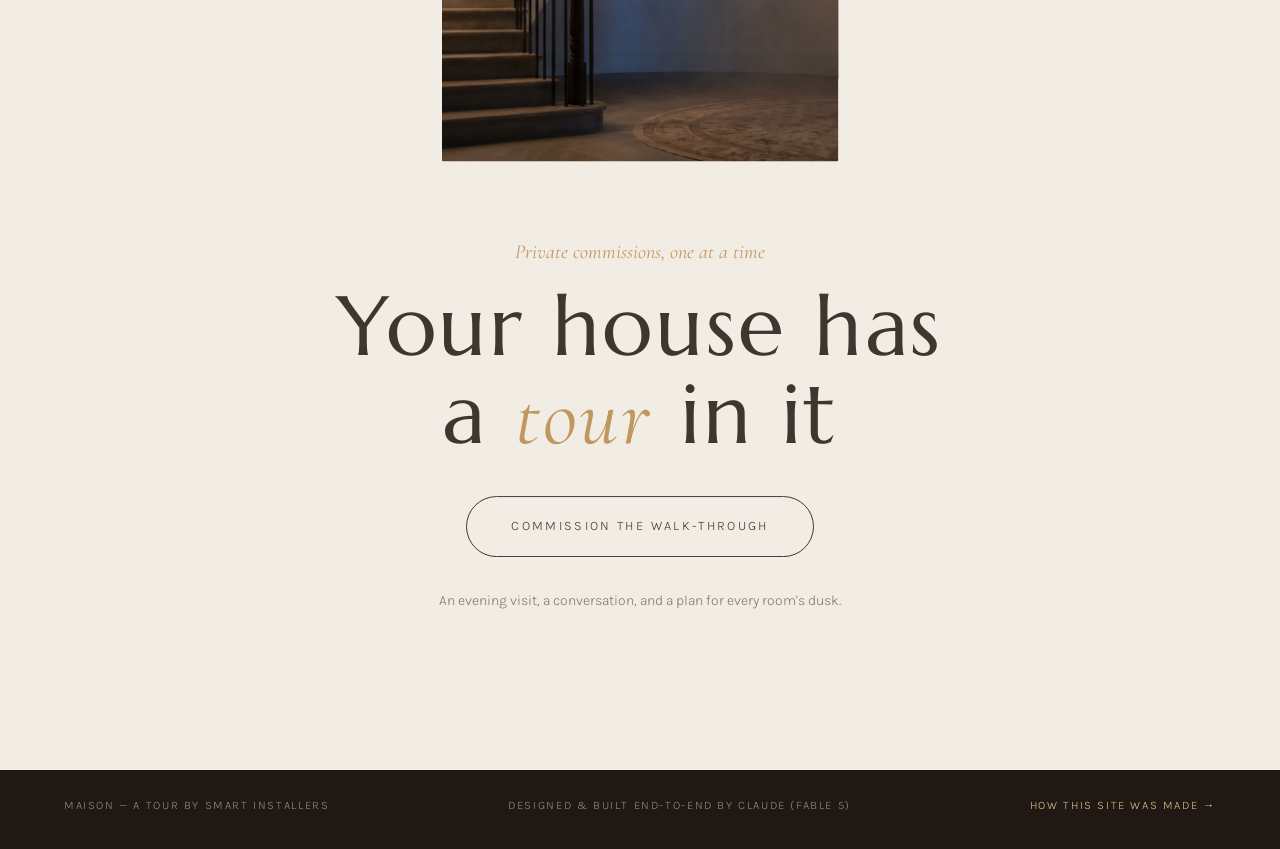
<file: maison/index.html>
<!DOCTYPE html>
<html lang="en">
<head>
<meta charset="UTF-8">
<meta name="viewport" content="width=device-width, initial-scale=1.0">
<title>Maison — Smart Installers | A House Tour at Dusk</title>
<meta name="description" content="Maison is a walking tour of a house that thinks: room after room of quiet light, invisible sound and effortless calm, installed by Smart Installers.">
<meta property="og:title" content="Maison — by Smart Installers">
<meta property="og:description" content="A house tour at dusk. Walk through.">
<meta property="og:image" content="https://am1rarabov1.github.io/-/maison/assets/hall.jpg">
<meta property="og:type" content="website">
<link rel="icon" href="data:image/svg+xml,%3Csvg xmlns='http://www.w3.org/2000/svg' viewBox='0 0 64 64'%3E%3Crect width='64' height='64' rx='10' fill='%23F2EDE4'/%3E%3Cpath d='M18 52 V30 a14 14 0 0 1 28 0 V52 Z' fill='none' stroke='%23201913' stroke-width='2.4'/%3E%3Ccircle cx='32' cy='34' r='3' fill='%23B98A4A'/%3E%3C/svg%3E">
<link rel="preload" href="./fonts/marcellus-latin-400-normal.woff2" as="font" type="font/woff2" crossorigin>
<link rel="preload" href="./fonts/cormorant-garamond-latin-400-italic.woff2" as="font" type="font/woff2" crossorigin>
<link rel="stylesheet" href="./css/main.css">
</head>
<body>

  <!-- Veil: double doors -->
  <div class="veil" id="veil" aria-hidden="true">
    <div class="veil__panel veil__panel--l"></div>
    <div class="veil__panel veil__panel--r"></div>
    <div class="veil__center">
      <span class="veil__rule" id="veilRule"></span>
      <span class="veil__word">MAISON</span>
      <span class="veil__sub serif-i">the doors are open</span>
    </div>
  </div>

  <header class="bar" id="bar">
    <a class="bar__brand" href="#top">
      <svg width="16" height="16" viewBox="0 0 64 64" aria-hidden="true"><path d="M14 56 V28 a18 18 0 0 1 36 0 V56 Z" fill="none" stroke="currentColor" stroke-width="4"/></svg>
      MAISON
      <span class="bar__by serif-i">by Smart Installers</span>
    </a>
    <nav class="bar__nav" aria-label="Primary">
      <a href="#tour">The Tour</a>
      <a href="#details">Details</a>
      <a href="#measure">In Measure</a>
      <a href="./guide/index.html">Guide</a>
      <a class="bar__cta" href="#commission">Commission</a>
    </nav>
  </header>

  <!-- progress hairline -->
  <div class="progress" aria-hidden="true"><span id="progressFill"></span></div>

  <main id="top">

    <!-- HERO -->
    <section class="hero">
      <figure class="hero__media">
        <video class="hero__video" autoplay muted loop playsinline poster="./assets/hall.jpg" preload="metadata">
          <source src="./assets/hall.mp4" type="video/mp4">
        </video>
      </figure>
      <div class="hero__shade" aria-hidden="true"></div>
      <div class="hero__content" id="heroContent">
        <p class="hero__eyebrow serif-i">Smart Installers opens the door to</p>
        <h1 class="hero__title" aria-label="Maison">
          <span>M</span><span>A</span><span>I</span><span>S</span><span>O</span><span>N</span>
        </h1>
        <p class="hero__line">A house tour at dusk. <em class="serif-i">Walk through.</em></p>
      </div>
      <div class="hero__foot" aria-hidden="true">
        <span>A residence in six movements</span>
        <span class="hero__scroll">Begin<span class="hero__scroll-line"></span></span>
        <span>Every light already knows</span>
      </div>
    </section>

    <!-- INTENT -->
    <section class="intent">
      <span class="intent__rule" id="intentRule" aria-hidden="true"></span>
      <p class="intent__text" id="intentText">
        Some houses are toured with a brochure. This one is toured with your
        <em class="serif-i">senses</em>. Follow the corridor light, room by room,
        and notice what you never see: a switch out of place, a speaker on a
        shelf, a wire, anywhere. That absence is our <em class="serif-i">signature</em>.
      </p>
    </section>

    <!-- THE TOUR: pinned mask-wipe sequence -->
    <section class="tour" id="tour">
      <div class="tour__pin" id="tourPin">
        <figure class="tour__stage">
          <div class="tour__room is-base" data-i="0">
            <img src="./assets/corridor.jpg" alt="A gallery corridor at dusk with warm pools of light">
          </div>
          <div class="tour__room tour__room--circle" data-i="1">
            <img src="./assets/library.jpg" alt="A private library with a brass reading lamp glowing">
          </div>
          <div class="tour__room tour__room--blinds" data-i="2">
            <img src="./assets/bath.jpg" alt="A stone bathroom at dusk with candle-like light">
          </div>
          <div class="tour__room tour__room--arch" data-i="3">
            <img src="./assets/dining.jpg" alt="An intimate dining room under a low brass pendant">
          </div>

          <figcaption class="tour__panel">
            <span class="tour__count serif-i" id="tourCount">i.</span>
            <h2 class="tour__name" id="tourName">The Corridor</h2>
            <p class="tour__desc" id="tourDesc">Light greets you four steps before you arrive and dims four steps after you pass. The house walks with you.</p>
            <span class="tour__spec" id="tourSpec">Presence sensing · Tunable pools · Silent drivers</span>
          </figcaption>

          <div class="tour__dots" aria-hidden="true">
            <span class="tour__dot is-on"></span><span class="tour__dot"></span><span class="tour__dot"></span><span class="tour__dot"></span>
          </div>
        </figure>
      </div>
    </section>

    <!-- DETAILS: drifting italic marquee + trio -->
    <section class="details" id="details">
      <div class="drift" aria-hidden="true">
        <div class="drift__track" id="driftTrack">
          <span class="drift__item serif-i">limewash&nbsp;·&nbsp;brass&nbsp;·&nbsp;shadow&nbsp;lines&nbsp;·&nbsp;silent&nbsp;motors&nbsp;·&nbsp;walnut&nbsp;·&nbsp;candle&nbsp;scenes&nbsp;·&nbsp;</span>
          <span class="drift__item serif-i">limewash&nbsp;·&nbsp;brass&nbsp;·&nbsp;shadow&nbsp;lines&nbsp;·&nbsp;silent&nbsp;motors&nbsp;·&nbsp;walnut&nbsp;·&nbsp;candle&nbsp;scenes&nbsp;·&nbsp;</span>
        </div>
      </div>
      <div class="details__grid">
        <article class="detail" data-speed="0.92">
          <figure class="detail__media"><img src="./assets/library.jpg" alt="Library reading lamp detail" loading="lazy"></figure>
          <h3 class="detail__name">The Reading Hour</h3>
          <p class="detail__body">One lamp, one chair, one button labeled nothing. The room already knows the difference between reading and resting.</p>
        </article>
        <article class="detail detail--drop" data-speed="1.06">
          <figure class="detail__media"><img src="./assets/bath.jpg" alt="Stone bath in candle light" loading="lazy"></figure>
          <h3 class="detail__name">The Slow Bath</h3>
          <p class="detail__body">Heated stone, candle-grade light and no visible speaker playing something quiet. Steam is the only interface.</p>
        </article>
        <article class="detail" data-speed="0.98">
          <figure class="detail__media"><img src="./assets/dining.jpg" alt="Dining table under a brass pendant" loading="lazy"></figure>
          <h3 class="detail__name">The Long Dinner</h3>
          <p class="detail__body">The pendant falls half a step as the plates land. Nobody notices, which is precisely the point.</p>
        </article>
      </div>
    </section>

    <!-- IN MEASURE: parallax numerals -->
    <section class="measure" id="measure">
      <h2 class="measure__title">In <em class="serif-i">measure</em></h2>
      <div class="measure__rows">
        <div class="mrow">
          <span class="mrow__num" data-count="6">0</span>
          <span class="mrow__label">rooms in the tour, each with its own temperament</span>
        </div>
        <div class="mrow">
          <span class="mrow__num" data-count="214">0</span>
          <span class="mrow__label">hand-tuned scenes across the residence</span>
        </div>
        <div class="mrow">
          <span class="mrow__num" data-count="0">0</span>
          <span class="mrow__label">visible wires, switch banks, or apologies</span>
        </div>
      </div>
    </section>

    <!-- COMMISSION -->
    <section class="commission" id="commission">
      <figure class="commission__arch" id="commissionArch">
        <img src="./assets/hall.jpg" alt="The entry hall staircase at dusk">
      </figure>
      <p class="commission__kicker serif-i">Private commissions, one at a time</p>
      <h2 class="commission__title">Your house has<br>a <em class="serif-i">tour</em> in it</h2>
      <a class="commission__btn" href="mailto:hello@smartinstallers.com">
        <span>Commission the walk-through</span>
      </a>
      <p class="commission__note">An evening visit, a conversation, and a plan for every room's dusk.</p>
    </section>

  </main>

  <footer class="foot">
    <span>MAISON — a tour by Smart Installers</span>
    <span>Designed &amp; built end-to-end by Claude (Fable 5)</span>
    <a href="./guide/index.html">How this site was made →</a>
  </footer>

  <script src="./vendor/gsap.min.js"></script>
  <script src="./vendor/ScrollTrigger.min.js"></script>
  <script src="./vendor/SplitText.min.js"></script>
  <script src="./vendor/lenis.min.js"></script>
  <script src="./js/app.js"></script>
</body>
</html>
</file>
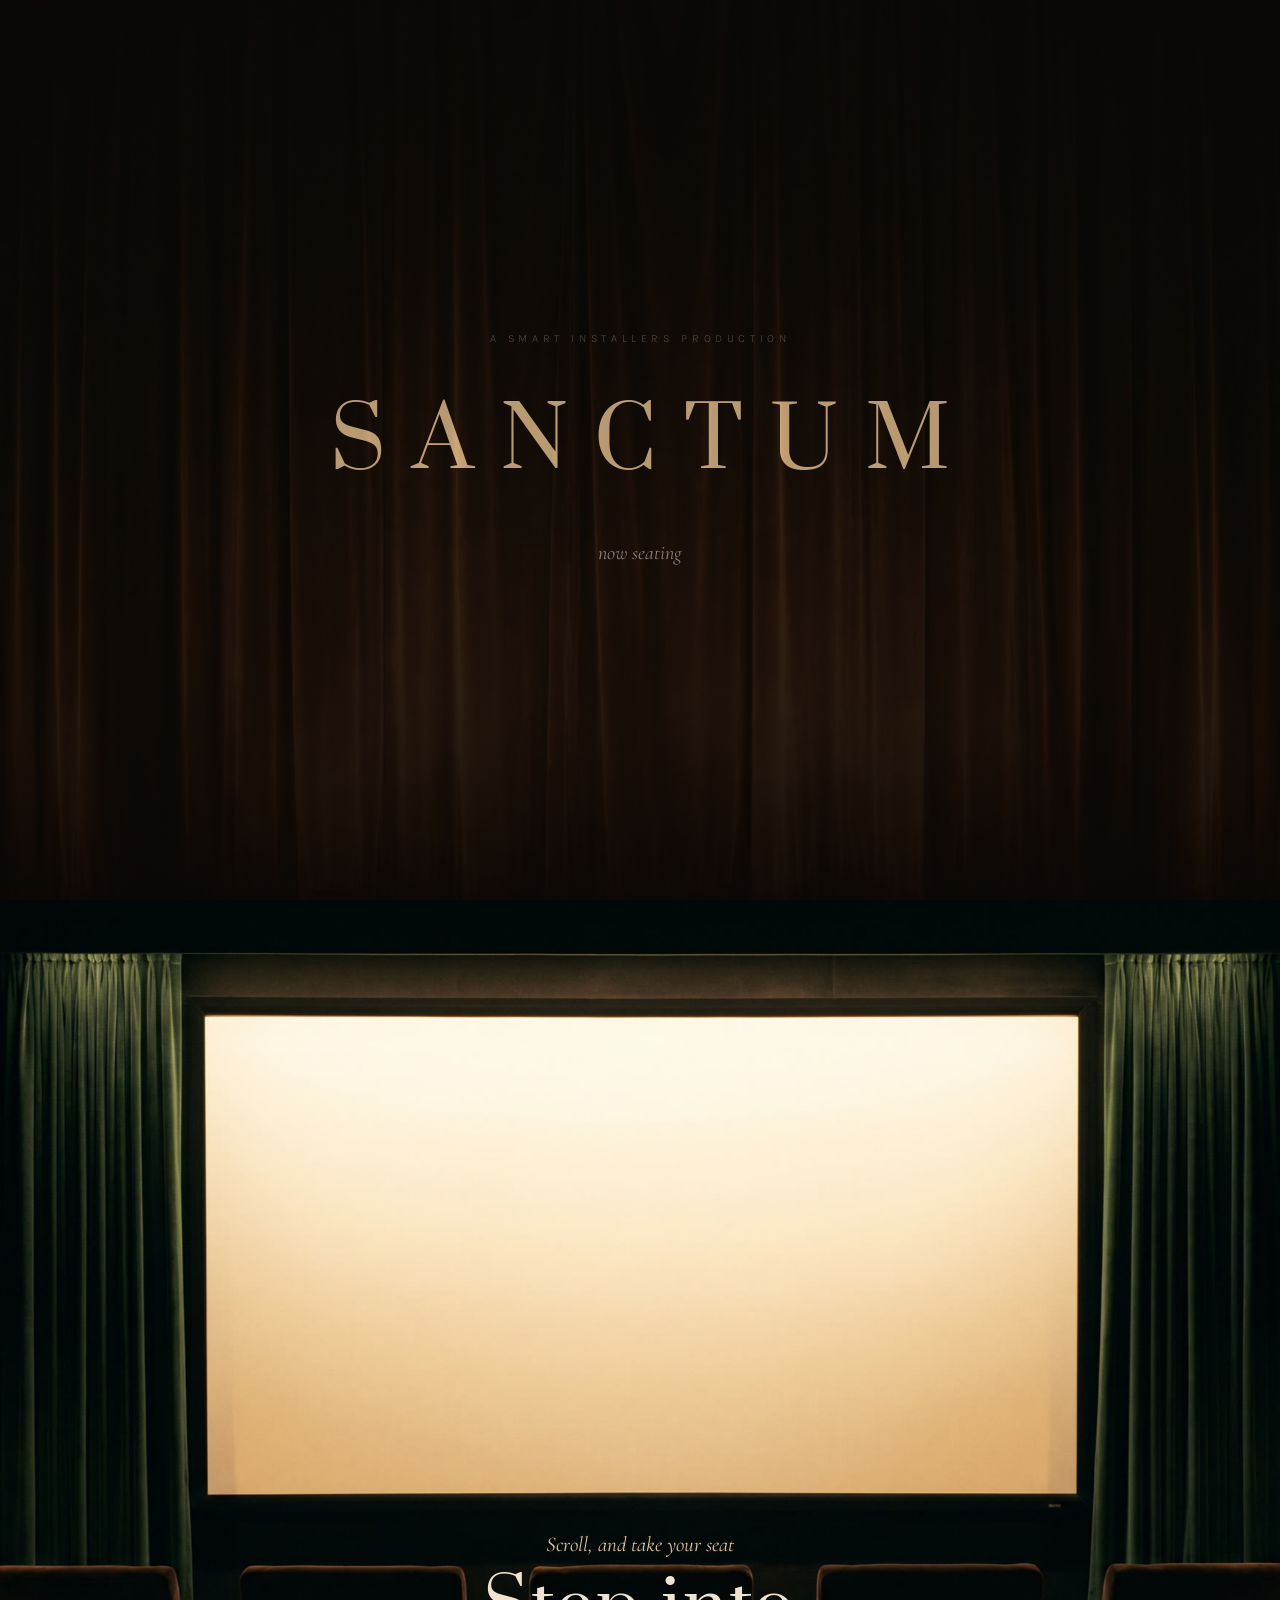
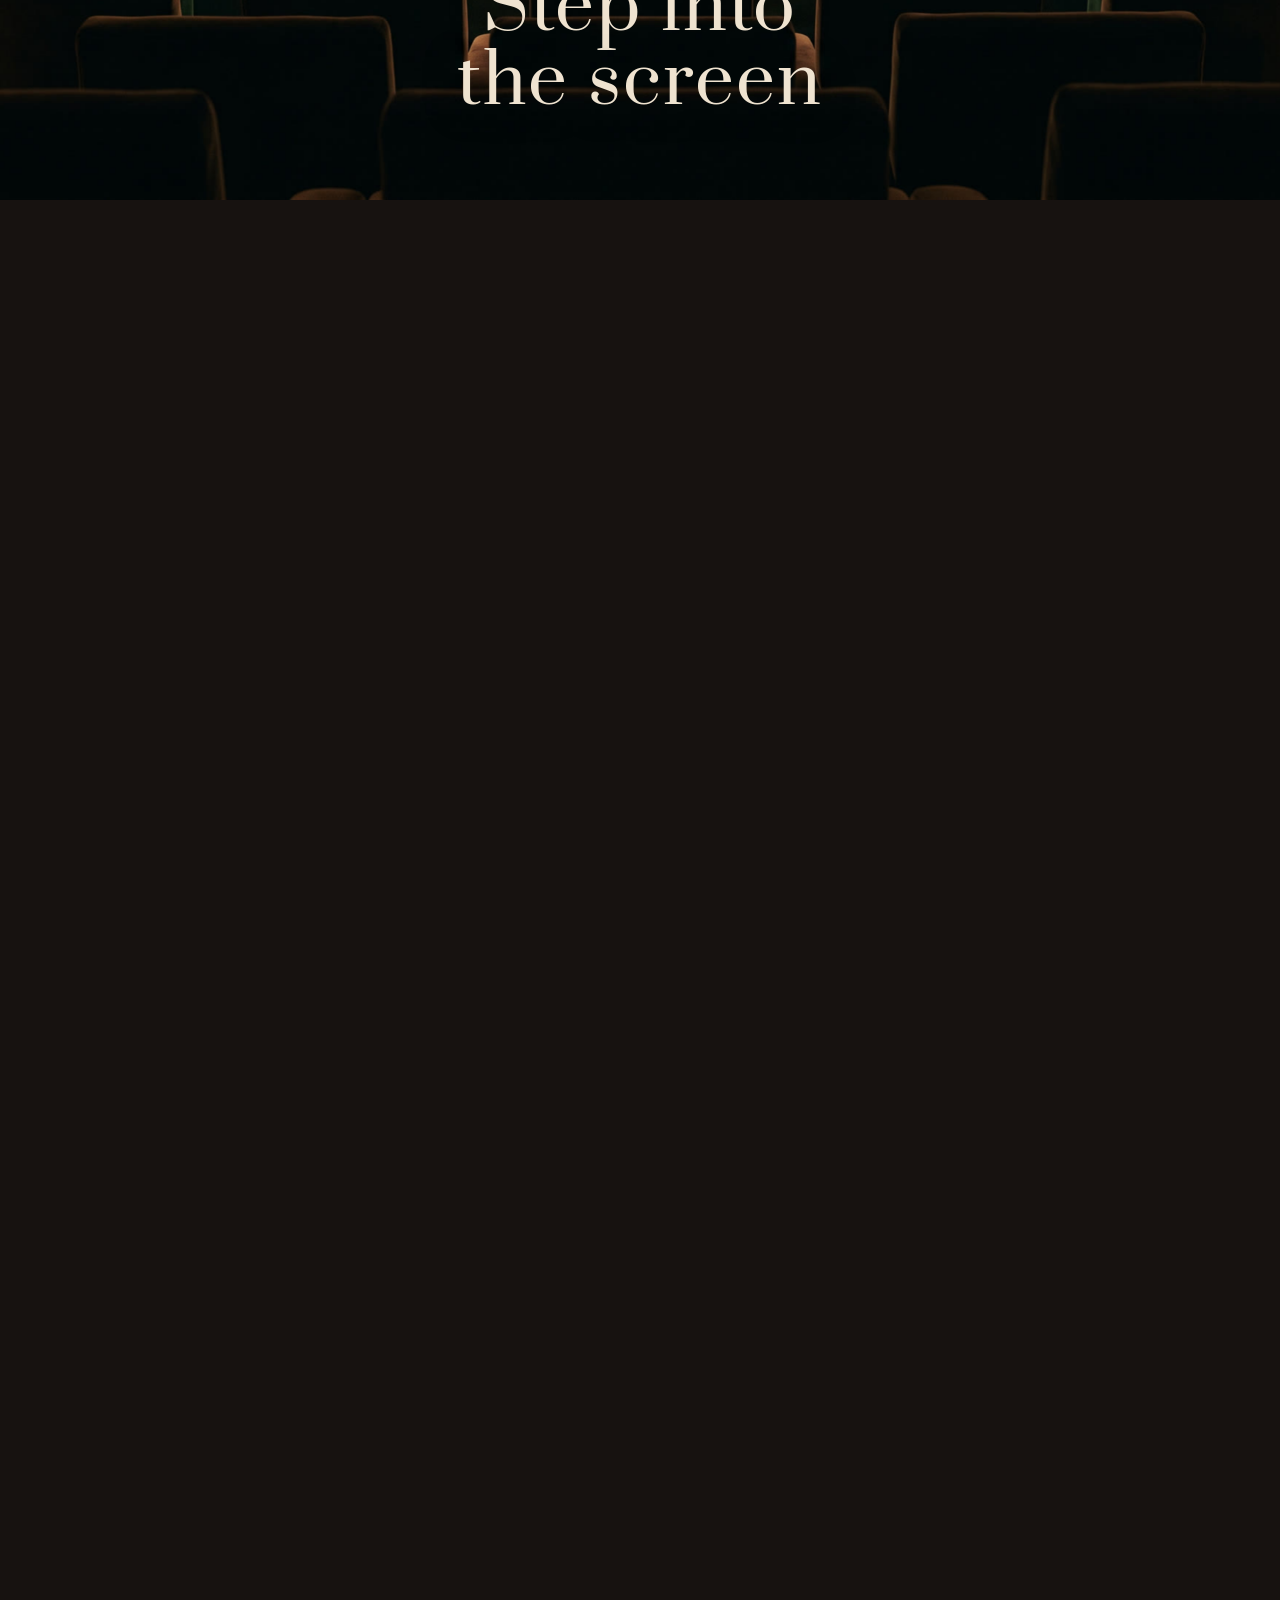
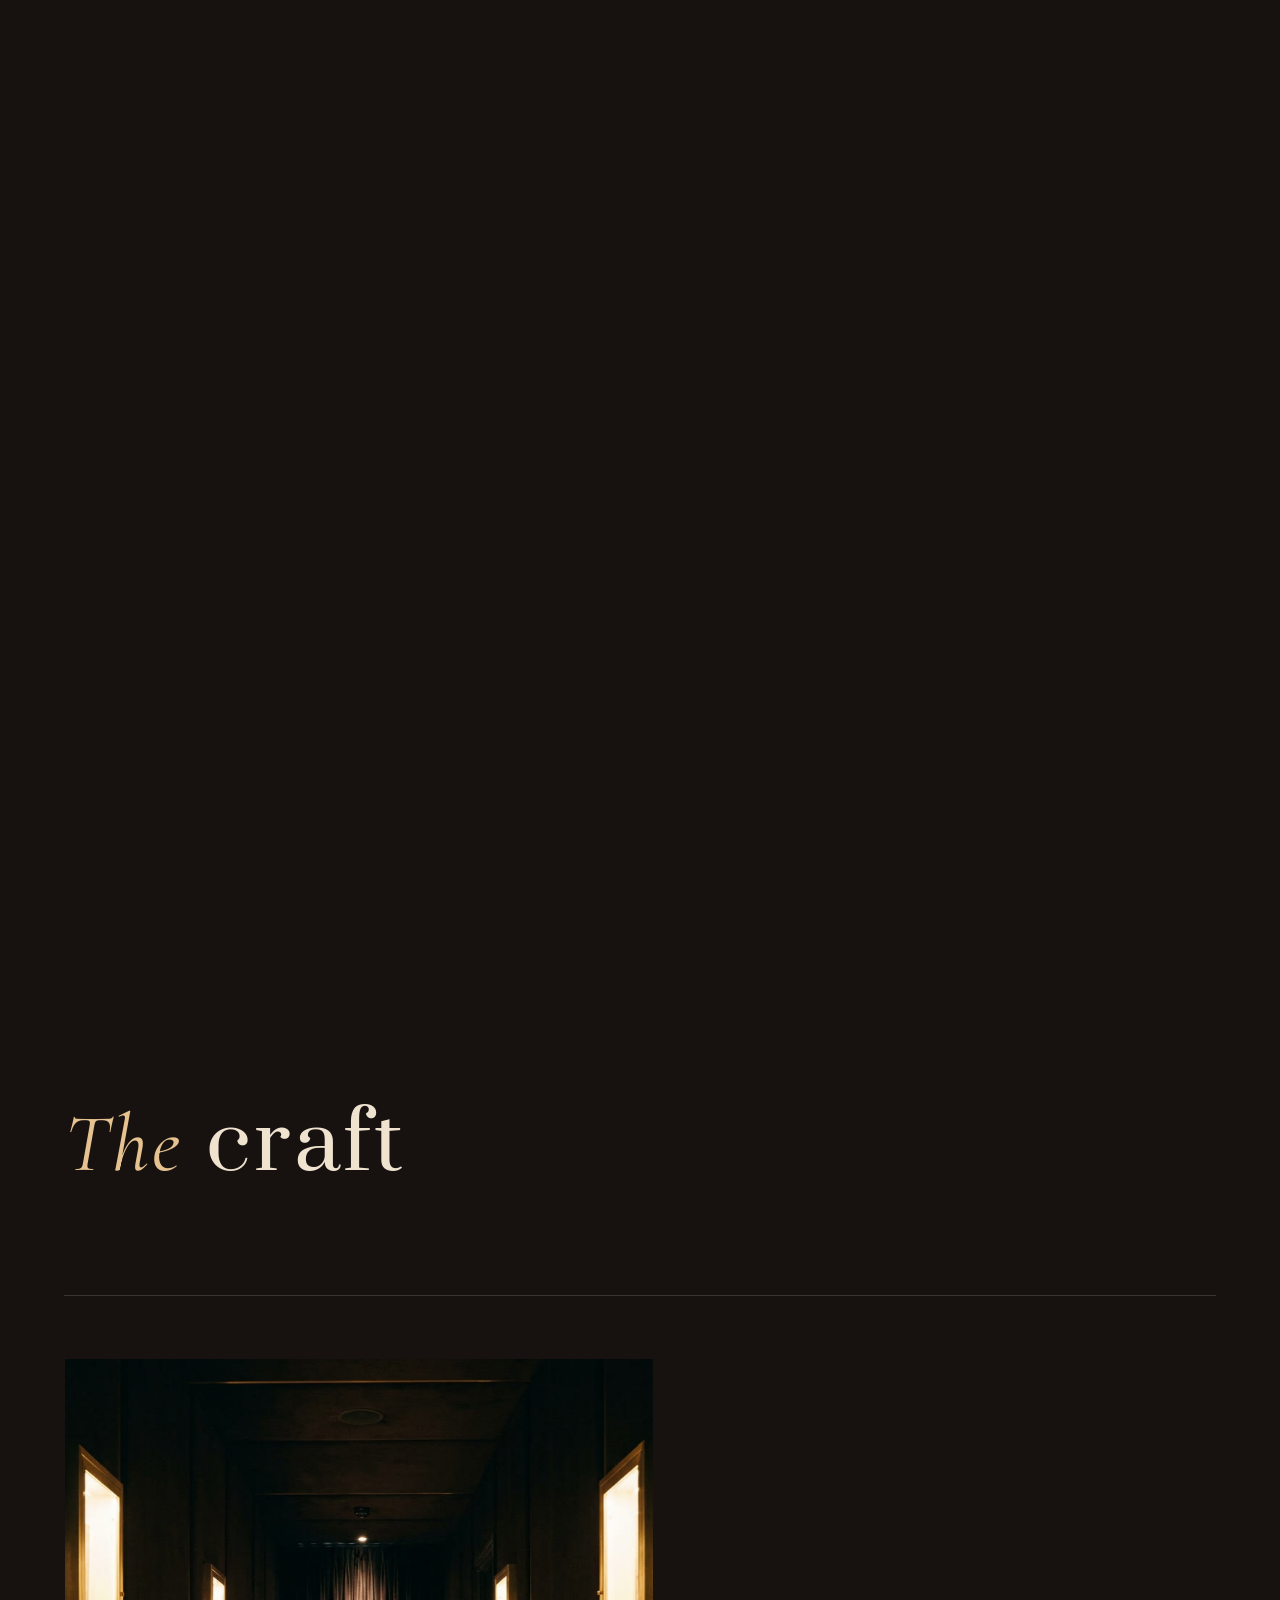
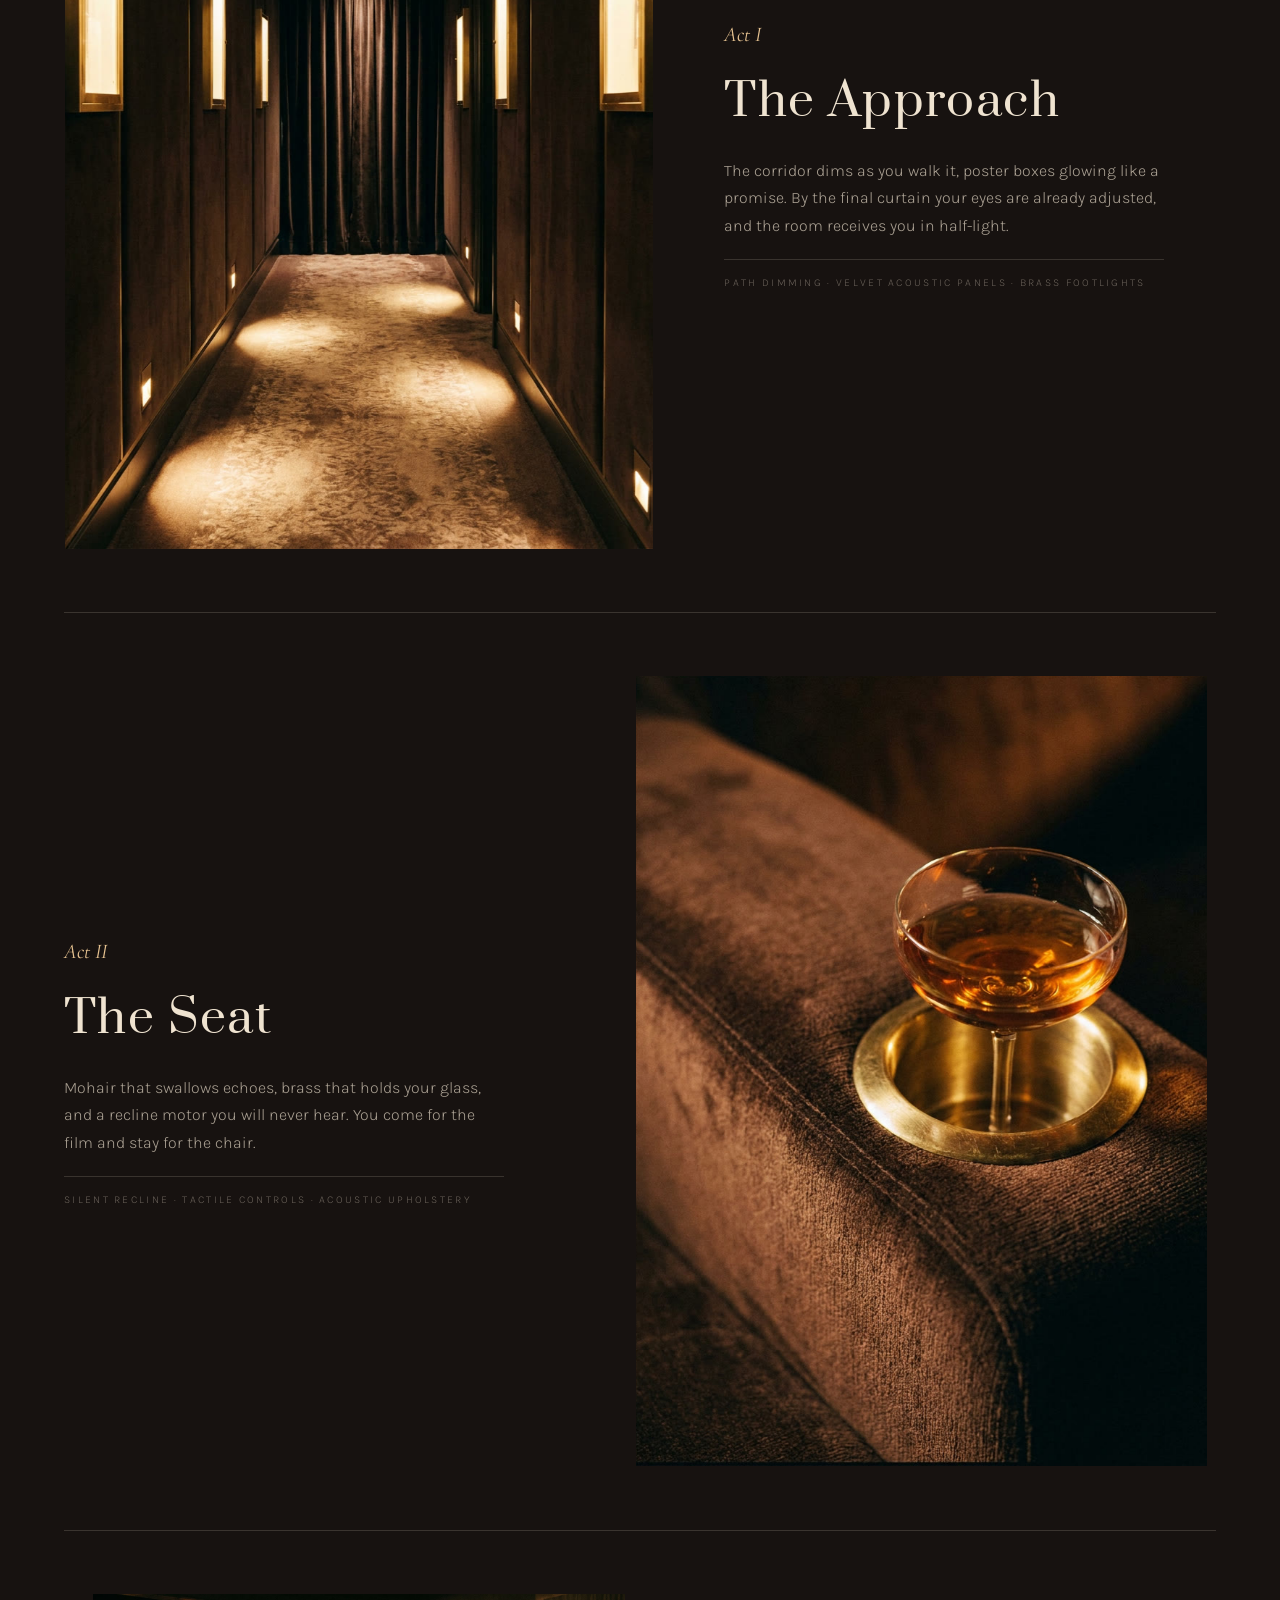
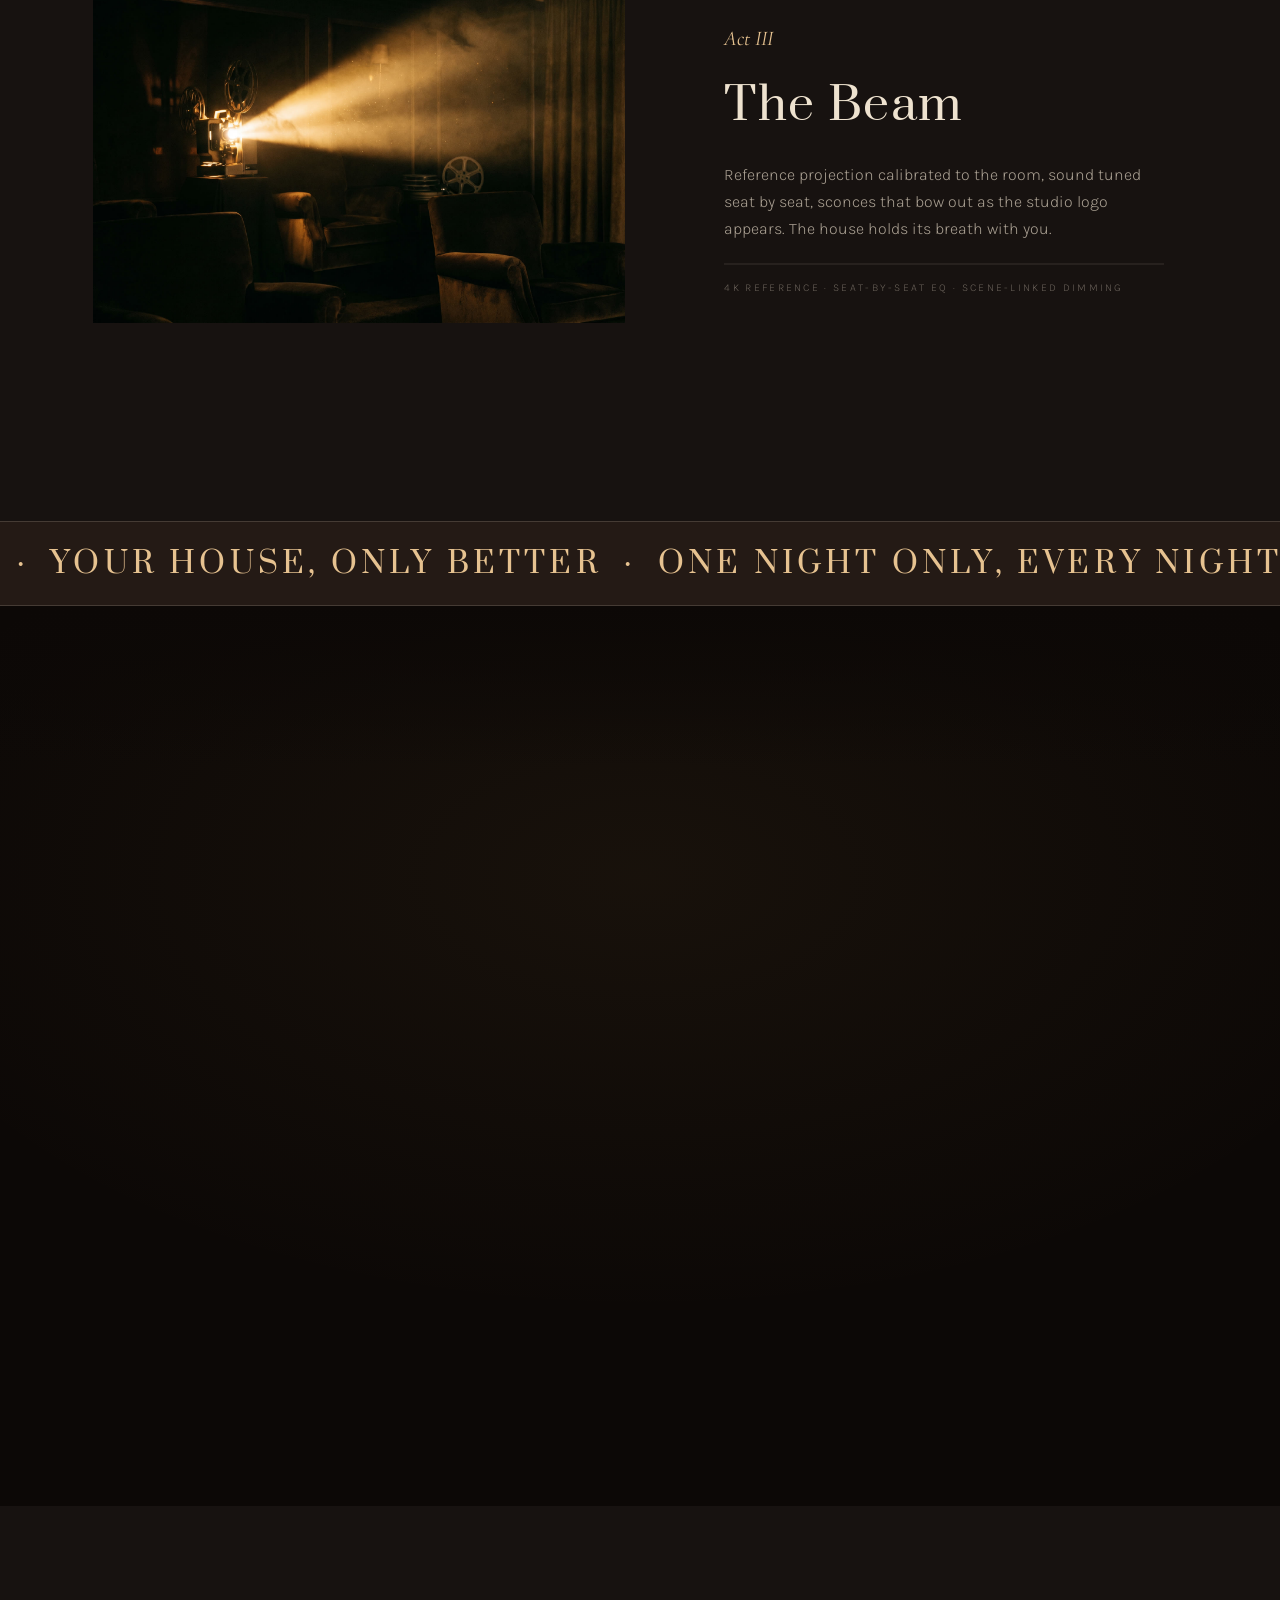
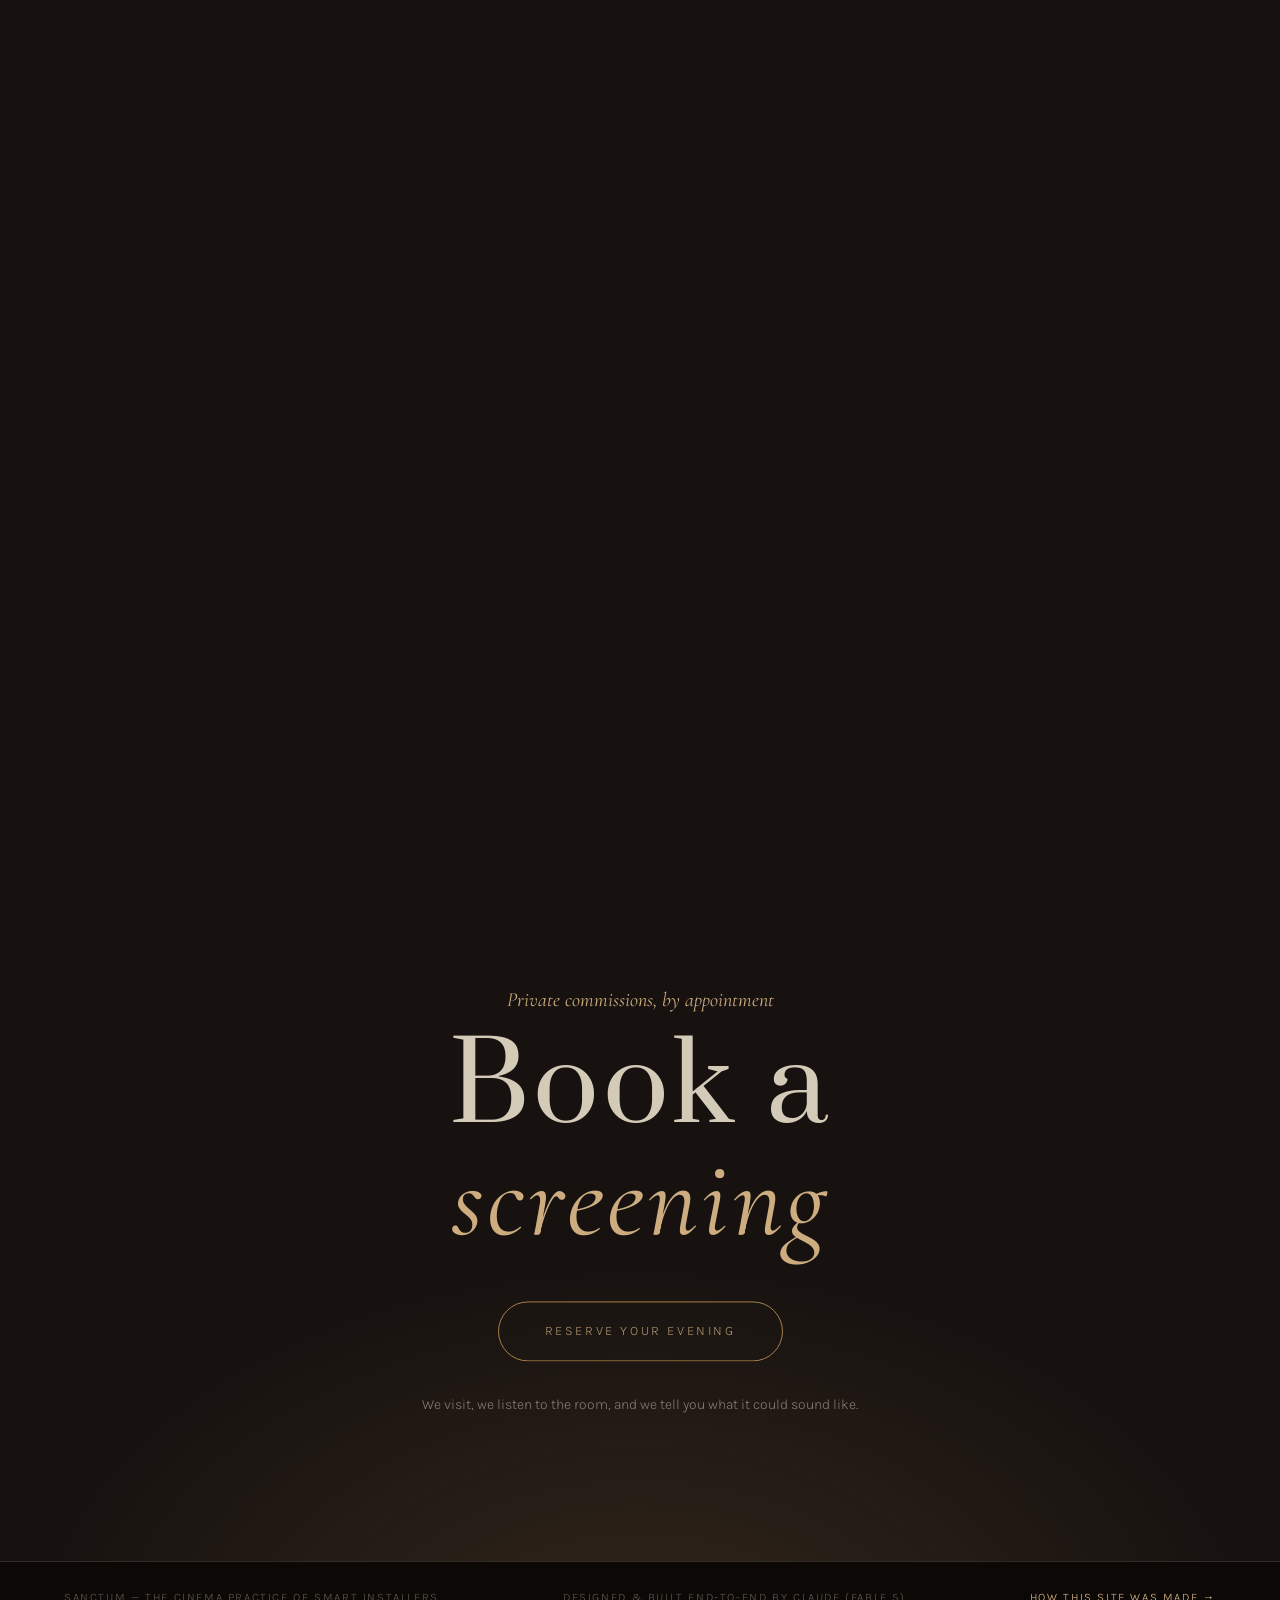
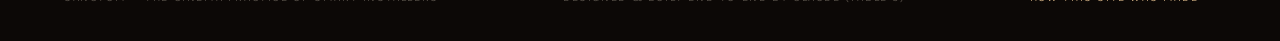
<file: sanctum/index.html>
<!DOCTYPE html>
<html lang="en">
<head>
<meta charset="UTF-8">
<meta name="viewport" content="width=device-width, initial-scale=1.0">
<title>Sanctum — Smart Installers | The House Cinema, Perfected</title>
<meta name="description" content="Sanctum is the private cinema practice of Smart Installers: reference sound, curtain-quiet rooms, and light that behaves like an usher.">
<meta property="og:title" content="Sanctum — by Smart Installers">
<meta property="og:description" content="The house cinema, perfected. Now seating.">
<meta property="og:image" content="https://am1rarabov1.github.io/-/sanctum/assets/screen.jpg">
<meta property="og:type" content="website">
<link rel="icon" href="data:image/svg+xml,%3Csvg xmlns='http://www.w3.org/2000/svg' viewBox='0 0 64 64'%3E%3Crect width='64' height='64' rx='10' fill='%23171210'/%3E%3Crect x='14' y='20' width='36' height='22' rx='2' fill='%23D9A85C'/%3E%3Cpath d='M14 46 h36' stroke='%23D9A85C' stroke-width='3'/%3E%3C/svg%3E">
<link rel="preload" href="./fonts/prata-latin-400-normal.woff2" as="font" type="font/woff2" crossorigin>
<link rel="preload" href="./fonts/cormorant-garamond-latin-400-italic.woff2" as="font" type="font/woff2" crossorigin>
<link rel="stylesheet" href="./css/main.css">
</head>
<body>

  <!-- veil: title card -->
  <div class="veil" id="veil" aria-hidden="true">
    <span class="veil__pre">A SMART INSTALLERS PRODUCTION</span>
    <span class="veil__word">SANCTUM</span>
    <span class="veil__post serif-i">now seating</span>
  </div>

  <header class="bar" id="bar">
    <a class="bar__brand" href="#top">
      <span class="bar__tick" aria-hidden="true"></span>
      SANCTUM
      <span class="bar__by serif-i">by Smart Installers</span>
    </a>
    <nav class="bar__nav" aria-label="Primary">
      <a href="#inside">Step Inside</a>
      <a href="#features">The Craft</a>
      <a href="#credits">Credits</a>
      <a href="./guide/index.html">Guide</a>
      <a class="bar__cta" href="#booking">Book a screening</a>
    </nav>
  </header>

  <main id="top">

    <!-- HERO: curtains part -->
    <section class="hero">
      <figure class="hero__media">
        <video class="hero__video" autoplay muted loop playsinline poster="./assets/curtain.jpg" preload="metadata">
          <source src="./assets/curtain.mp4" type="video/mp4">
        </video>
      </figure>
      <div class="hero__shade" aria-hidden="true"></div>
      <div class="hero__content" id="heroContent">
        <p class="hero__eyebrow">A SMART INSTALLERS PRODUCTION</p>
        <h1 class="hero__title" aria-label="Sanctum">
          <span>S</span><span>A</span><span>N</span><span>C</span><span>T</span><span>U</span><span>M</span>
        </h1>
        <p class="hero__line">The house cinema, <em class="serif-i">perfected</em>.</p>
      </div>
      <div class="hero__foot" aria-hidden="true">
        <span>Reference sound · Curtain-quiet rooms</span>
        <span class="hero__scroll">Scroll<span class="hero__scroll-line"></span></span>
        <span>Light that behaves like an usher</span>
      </div>
    </section>

    <!-- STEP INSIDE: scroll zooms into the screen -->
    <section class="inside" id="inside">
      <div class="inside__pin" id="insidePin">
        <figure class="inside__room" id="insideRoom">
          <img src="./assets/screen.jpg" alt="A private cinema with a glowing pale-gold screen and mohair seating">
        </figure>
        <figure class="inside__beam" id="insideBeam">
          <img src="./assets/beam.jpg" alt="A projector beam cutting through haze in the dark">
        </figure>
        <div class="inside__caption" id="insideCaption">
          <span class="inside__kicker serif-i">Scroll, and take your seat</span>
          <h2 class="inside__title">Step into<br>the screen</h2>
        </div>
        <div class="inside__caption inside__caption--late" id="insideCaptionLate">
          <span class="inside__kicker serif-i">Where the light becomes the room</span>
          <h2 class="inside__title">Every seat is<br>the best seat</h2>
        </div>
      </div>
    </section>

    <!-- FEATURES: curtain-wipe rows -->
    <section class="features" id="features">
      <h2 class="features__heading"><em class="serif-i">The</em> craft</h2>
      <article class="feature">
        <figure class="feature__media" data-wipe>
          <img src="./assets/corridor.jpg" alt="A velvet corridor with glowing brass light boxes leading to the cinema" loading="lazy">
        </figure>
        <div class="feature__text">
          <span class="feature__no serif-i">Act I</span>
          <h3 class="feature__name">The Approach</h3>
          <p class="feature__body">The corridor dims as you walk it, poster boxes glowing like a promise. By the final curtain your eyes are already adjusted, and the room receives you in half-light.</p>
          <span class="feature__spec">PATH DIMMING · VELVET ACOUSTIC PANELS · BRASS FOOTLIGHTS</span>
        </div>
      </article>
      <article class="feature feature--flip">
        <figure class="feature__media" data-wipe>
          <img src="./assets/seat.jpg" alt="A mohair armrest with a brass cupholder holding a coupe glass" loading="lazy">
        </figure>
        <div class="feature__text">
          <span class="feature__no serif-i">Act II</span>
          <h3 class="feature__name">The Seat</h3>
          <p class="feature__body">Mohair that swallows echoes, brass that holds your glass, and a recline motor you will never hear. You come for the film and stay for the chair.</p>
          <span class="feature__spec">SILENT RECLINE · TACTILE CONTROLS · ACOUSTIC UPHOLSTERY</span>
        </div>
      </article>
      <article class="feature">
        <figure class="feature__media" data-wipe>
          <img src="./assets/beam.jpg" alt="The projector beam in gentle haze" loading="lazy">
        </figure>
        <div class="feature__text">
          <span class="feature__no serif-i">Act III</span>
          <h3 class="feature__name">The Beam</h3>
          <p class="feature__body">Reference projection calibrated to the room, sound tuned seat by seat, sconces that bow out as the studio logo appears. The house holds its breath with you.</p>
          <span class="feature__spec">4K REFERENCE · SEAT-BY-SEAT EQ · SCENE-LINKED DIMMING</span>
        </div>
      </article>
    </section>

    <!-- MARQUEE -->
    <div class="now" aria-hidden="true">
      <div class="now__track" id="nowTrack">
        <span class="now__item">NOW SHOWING&nbsp;&nbsp;·&nbsp;&nbsp;YOUR HOUSE, ONLY BETTER&nbsp;&nbsp;·&nbsp;&nbsp;ONE NIGHT ONLY, EVERY NIGHT&nbsp;&nbsp;·&nbsp;&nbsp;</span>
        <span class="now__item">NOW SHOWING&nbsp;&nbsp;·&nbsp;&nbsp;YOUR HOUSE, ONLY BETTER&nbsp;&nbsp;·&nbsp;&nbsp;ONE NIGHT ONLY, EVERY NIGHT&nbsp;&nbsp;·&nbsp;&nbsp;</span>
      </div>
    </div>

    <!-- CREDITS ROLL -->
    <section class="credits" id="credits">
      <div class="credits__pin" id="creditsPin">
        <div class="credits__fade credits__fade--top" aria-hidden="true"></div>
        <div class="credits__roll" id="creditsRoll">
          <p class="credits__lead serif-i">end credits, rolling nightly</p>
          <dl class="credits__list">
            <div><dt>DIRECTED BY</dt><dd>The homeowner, nightly</dd></div>
            <div><dt>LIGHTING DESIGN</dt><dd>Smart Installers</dd></div>
            <div><dt>SOUND</dt><dd>Reference, tuned seat by seat</dd></div>
            <div><dt>SET DECORATION</dt><dd>Velvet, mohair &amp; brass</dd></div>
            <div><dt>PROJECTION</dt><dd>Calibrated 4K, hidden until needed</dd></div>
            <div><dt>ACOUSTIC TREATMENT</dt><dd>Invisible, everywhere</dd></div>
            <div><dt>AUTOMATION</dt><dd>One button, labeled nothing</dd></div>
            <div><dt>CATERING</dt><dd>The kitchen, one scene away</dd></div>
            <div><dt>STARRING</dt><dd>Your family</dd></div>
          </dl>
          <p class="credits__coda serif-i">no wires were visible in the making of this room</p>
        </div>
        <div class="credits__fade credits__fade--bottom" aria-hidden="true"></div>
      </div>
    </section>

    <!-- BOOKING -->
    <section class="booking" id="booking">
      <p class="booking__kicker serif-i">Private commissions, by appointment</p>
      <h2 class="booking__title">Book a<br><em class="serif-i">screening</em></h2>
      <a class="booking__btn" href="mailto:hello@smartinstallers.com"><span>Reserve your evening</span></a>
      <p class="booking__note">We visit, we listen to the room, and we tell you what it could sound like.</p>
    </section>

  </main>

  <footer class="foot">
    <span>SANCTUM — the cinema practice of Smart Installers</span>
    <span>Designed &amp; built end-to-end by Claude (Fable 5)</span>
    <a href="./guide/index.html">How this site was made →</a>
  </footer>

  <script src="./vendor/gsap.min.js"></script>
  <script src="./vendor/ScrollTrigger.min.js"></script>
  <script src="./vendor/SplitText.min.js"></script>
  <script src="./vendor/lenis.min.js"></script>
  <script src="./js/app.js"></script>
</body>
</html>
</file>
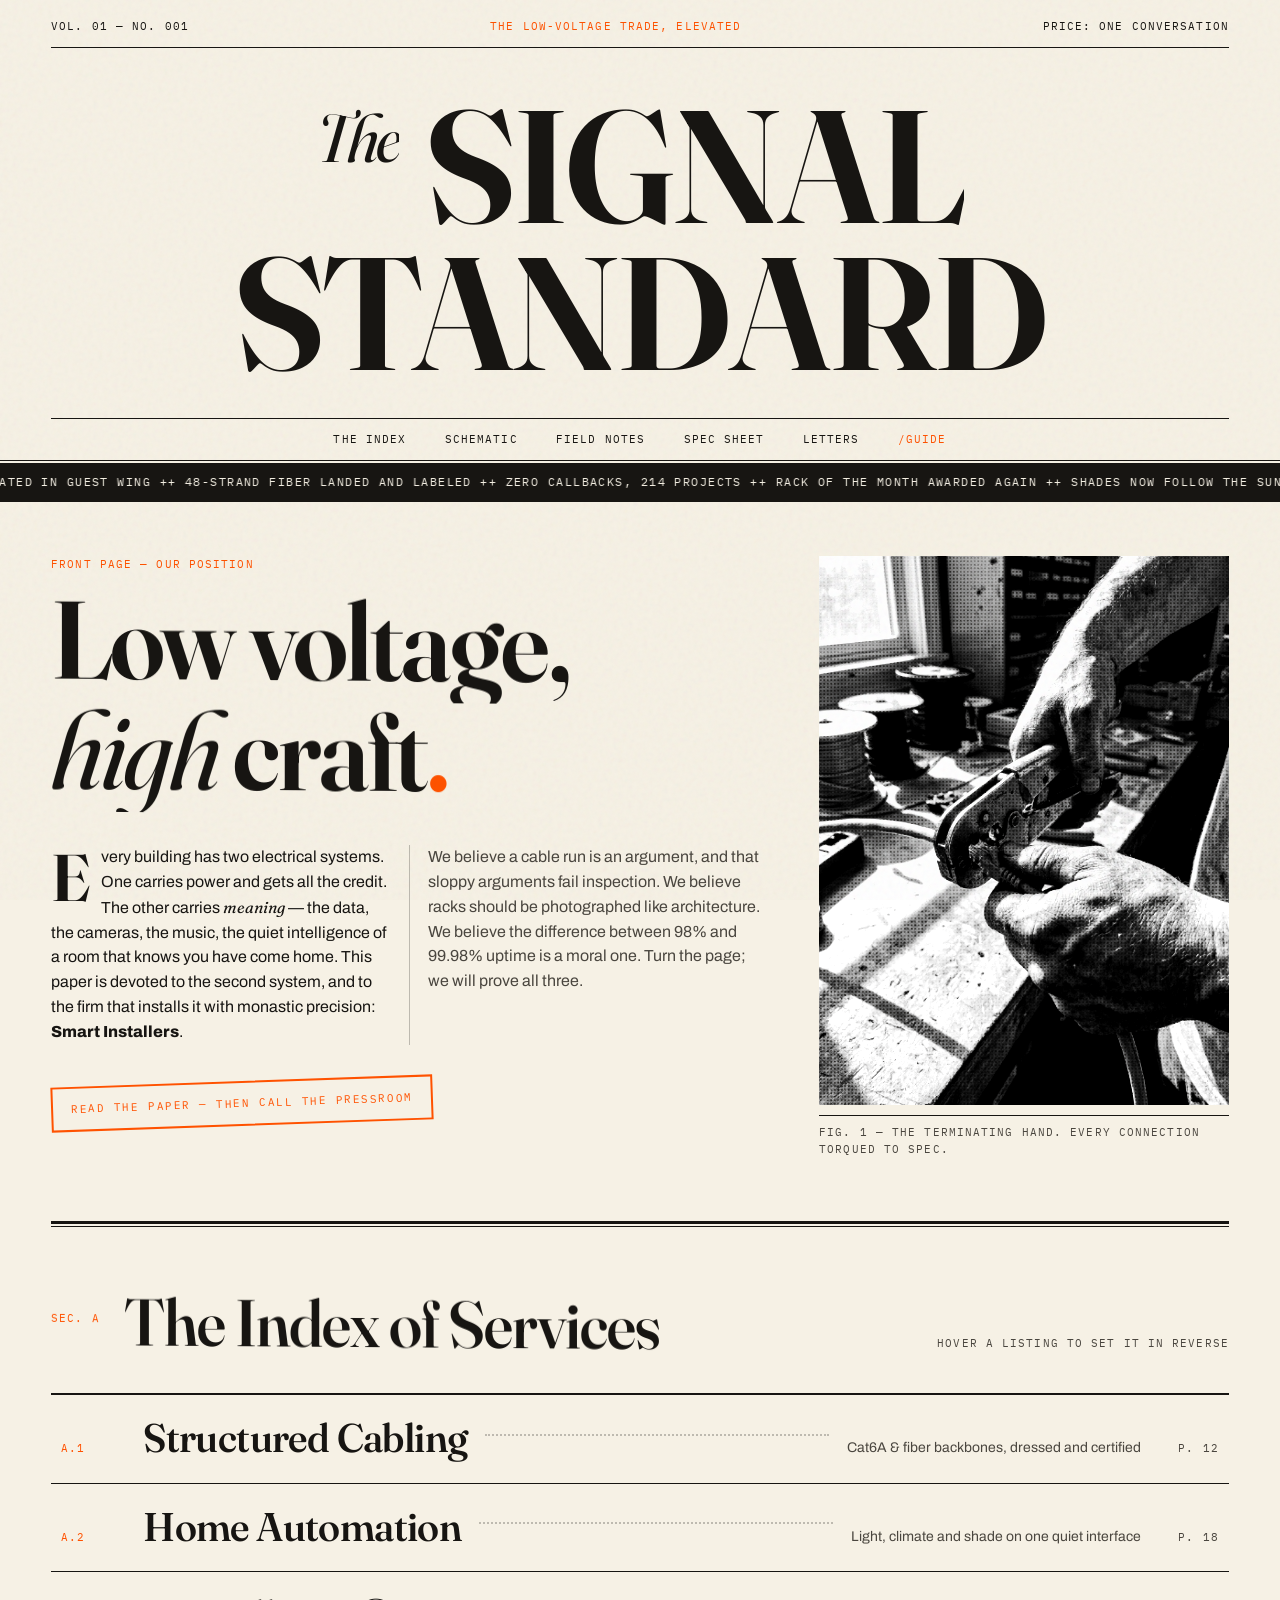
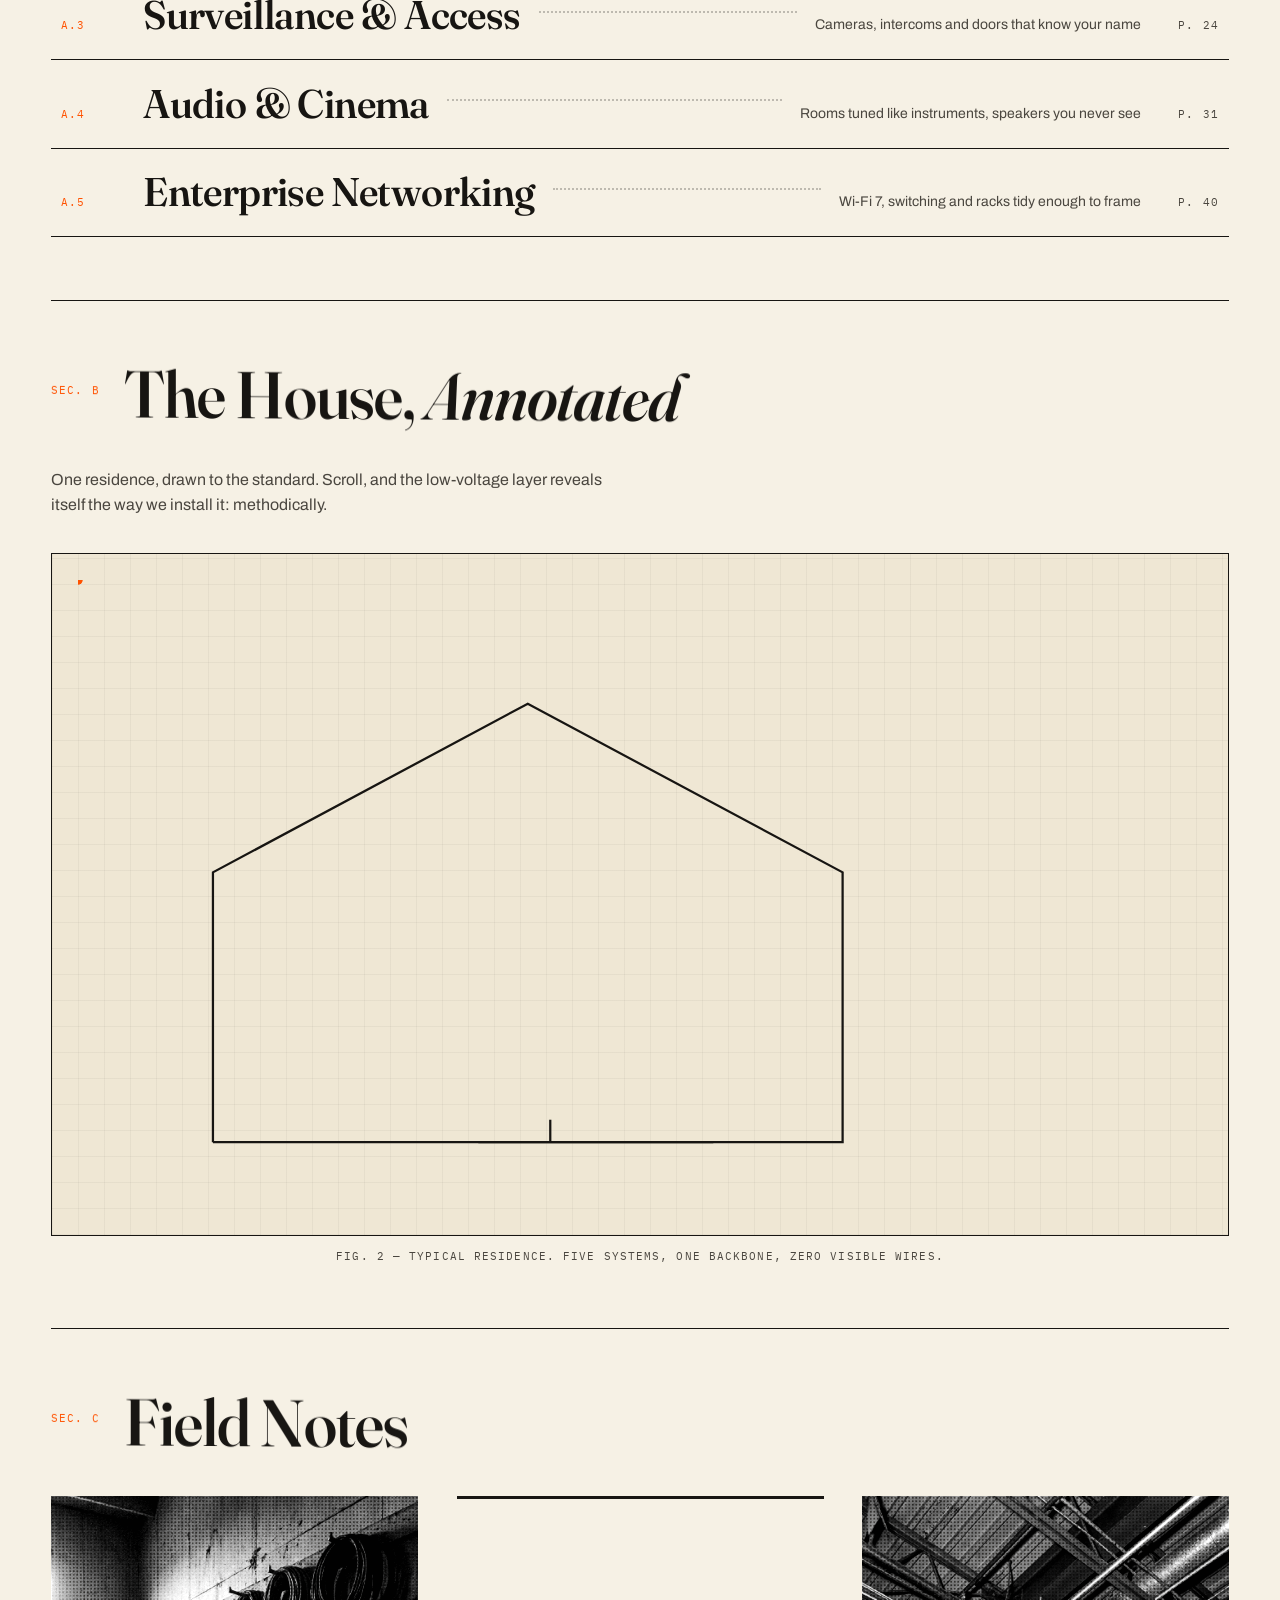
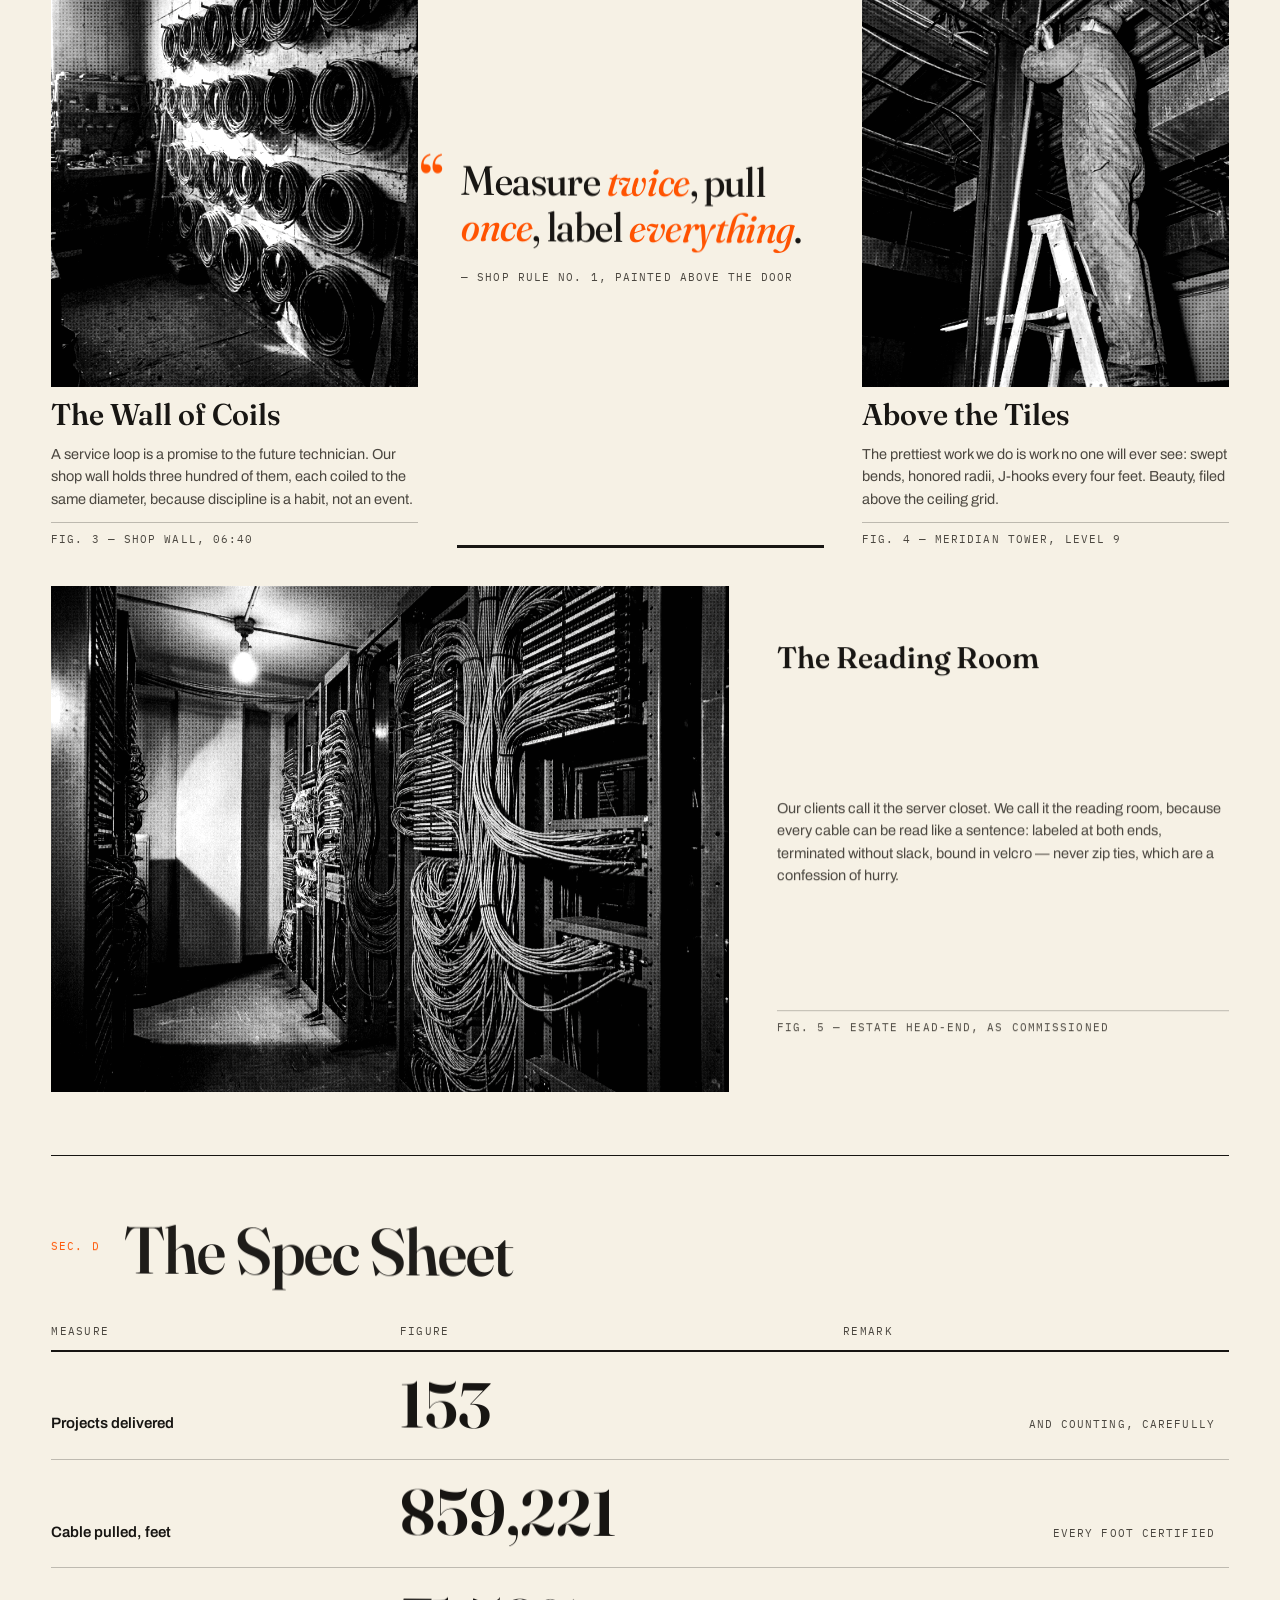
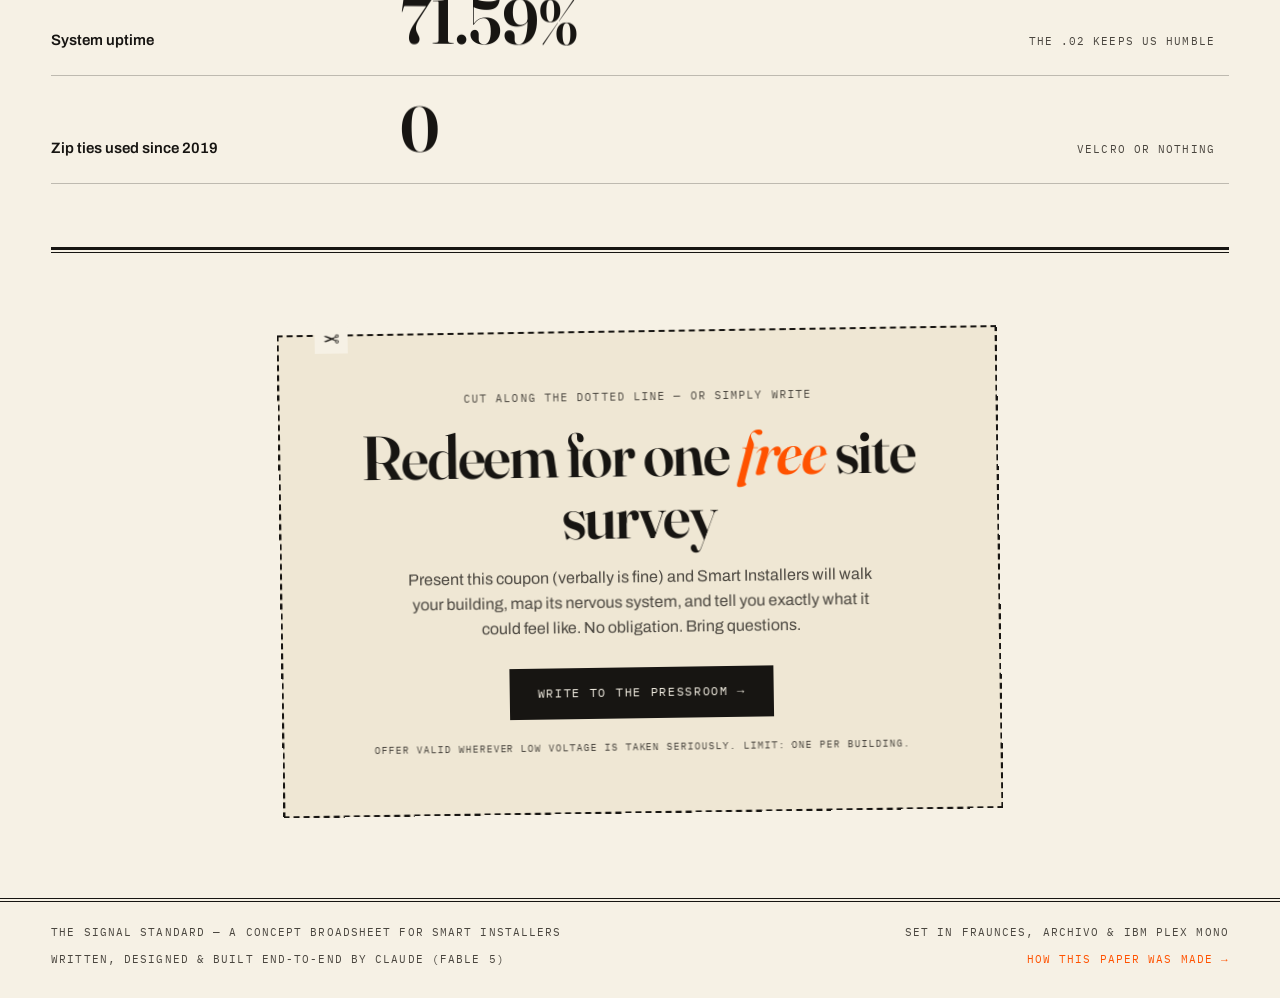
<file: signal/index.html>
<!DOCTYPE html>
<html lang="en">
<head>
<meta charset="UTF-8">
<meta name="viewport" content="width=device-width, initial-scale=1.0">
<title>The Signal Standard — Smart Installers | Vol. 01</title>
<meta name="description" content="The low-voltage trade, elevated. A broadsheet from Smart Installers: structured cabling, automation, security and sound, reported with ink-stained reverence.">
<meta property="og:title" content="The Signal Standard — Vol. 01">
<meta property="og:description" content="The low-voltage trade, elevated. A broadsheet from Smart Installers.">
<meta property="og:image" content="https://am1rarabov1.github.io/-/signal/assets/rackroom.jpg">
<meta property="og:type" content="website">
<link rel="icon" href="data:image/svg+xml,%3Csvg xmlns='http://www.w3.org/2000/svg' viewBox='0 0 64 64'%3E%3Crect width='64' height='64' fill='%23f6f1e5'/%3E%3Ctext x='32' y='46' font-family='Georgia,serif' font-size='42' font-style='italic' text-anchor='middle' fill='%23171512'%3ES%3C/text%3E%3Crect x='0' y='54' width='64' height='10' fill='%23ff5200'/%3E%3C/svg%3E">
<link rel="preload" href="./fonts/fraunces-latin-full-normal.woff2" as="font" type="font/woff2" crossorigin>
<link rel="preload" href="./fonts/fraunces-latin-full-italic.woff2" as="font" type="font/woff2" crossorigin>
<link rel="stylesheet" href="./css/main.css">
</head>
<body>

  <!-- Masthead -->
  <header class="masthead">
    <div class="masthead__meta mono">
      <span>VOL. 01 — NO. 001</span>
      <span class="masthead__meta-mid">THE LOW-VOLTAGE TRADE, ELEVATED</span>
      <span>PRICE: ONE CONVERSATION</span>
    </div>
    <h1 class="masthead__title" id="mastheadTitle">
      <span class="masthead__word">The</span>
      <span class="masthead__word masthead__word--caps">Signal</span>
      <span class="masthead__word masthead__word--caps">Standard</span>
    </h1>
    <nav class="masthead__nav mono" aria-label="Sections">
      <a href="#index">THE INDEX</a>
      <a href="#schematic">SCHEMATIC</a>
      <a href="#field">FIELD NOTES</a>
      <a href="#spec">SPEC SHEET</a>
      <a href="#coupon">LETTERS</a>
      <a href="./guide/index.html" class="masthead__nav-guide">/GUIDE</a>
    </nav>
  </header>

  <!-- Ticker -->
  <div class="ticker" aria-hidden="true">
    <div class="ticker__track" id="tickerTrack">
      <span class="ticker__item mono">DISPATCH ++ WI-FI DEAD ZONE ELIMINATED IN GUEST WING ++ 48-STRAND FIBER LANDED AND LABELED ++ ZERO CALLBACKS, 214 PROJECTS ++ RACK OF THE MONTH AWARDED AGAIN ++ SHADES NOW FOLLOW THE SUN ++ </span>
      <span class="ticker__item mono">DISPATCH ++ WI-FI DEAD ZONE ELIMINATED IN GUEST WING ++ 48-STRAND FIBER LANDED AND LABELED ++ ZERO CALLBACKS, 214 PROJECTS ++ RACK OF THE MONTH AWARDED AGAIN ++ SHADES NOW FOLLOW THE SUN ++ </span>
    </div>
  </div>

  <main>
    <!-- FRONT PAGE -->
    <section class="front">
      <div class="front__main">
        <p class="front__kicker mono">FRONT PAGE — OUR POSITION</p>
        <h2 class="front__headline" id="frontHeadline">
          <span class="line">Low&nbsp;voltage,</span>
          <span class="line"><em>high</em>&nbsp;craft<span class="front__period">.</span></span>
        </h2>
        <div class="front__cols">
          <p class="front__lede"><span class="dropcap">E</span>very building has two electrical systems. One carries power and gets all the credit. The other carries <em>meaning</em> — the data, the cameras, the music, the quiet intelligence of a room that knows you have come home. This paper is devoted to the second system, and to the firm that installs it with monastic precision: <strong>Smart Installers</strong>.</p>
          <p class="front__body">We believe a cable run is an argument, and that sloppy arguments fail inspection. We believe racks should be photographed like architecture. We believe the difference between 98% and 99.98% uptime is a moral one. Turn the page; we will prove all three.</p>
        </div>
        <a class="stamp" href="#coupon" id="stamp">
          <span>READ THE PAPER — THEN CALL THE PRESSROOM</span>
        </a>
      </div>
      <figure class="front__figure">
        <div class="halftone">
          <img src="./assets/hands.jpg" alt="A technician's hands terminating a network cable, photographed in high-contrast black and white">
        </div>
        <figcaption class="mono">FIG. 1 — THE TERMINATING HAND. EVERY CONNECTION TORQUED TO SPEC.</figcaption>
      </figure>
    </section>

    <div class="rule rule--thick" aria-hidden="true"></div>

    <!-- THE INDEX (services) -->
    <section class="index" id="index">
      <div class="index__head">
        <h2 class="section-title"><span class="section-title__no mono">SEC. A</span> The Index of Services</h2>
        <p class="index__note mono">HOVER A LISTING TO SET IT IN REVERSE</p>
      </div>
      <ul class="index__list">
        <li class="listing" tabindex="0">
          <span class="listing__no mono">A.1</span>
          <span class="listing__name">Structured Cabling</span>
          <span class="listing__dots" aria-hidden="true"></span>
          <span class="listing__desc">Cat6A &amp; fiber backbones, dressed and certified</span>
          <span class="listing__price mono">P. 12</span>
        </li>
        <li class="listing" tabindex="0">
          <span class="listing__no mono">A.2</span>
          <span class="listing__name">Home Automation</span>
          <span class="listing__dots" aria-hidden="true"></span>
          <span class="listing__desc">Light, climate and shade on one quiet interface</span>
          <span class="listing__price mono">P. 18</span>
        </li>
        <li class="listing" tabindex="0">
          <span class="listing__no mono">A.3</span>
          <span class="listing__name">Surveillance &amp; Access</span>
          <span class="listing__dots" aria-hidden="true"></span>
          <span class="listing__desc">Cameras, intercoms and doors that know your name</span>
          <span class="listing__price mono">P. 24</span>
        </li>
        <li class="listing" tabindex="0">
          <span class="listing__no mono">A.4</span>
          <span class="listing__name">Audio &amp; Cinema</span>
          <span class="listing__dots" aria-hidden="true"></span>
          <span class="listing__desc">Rooms tuned like instruments, speakers you never see</span>
          <span class="listing__price mono">P. 31</span>
        </li>
        <li class="listing" tabindex="0">
          <span class="listing__no mono">A.5</span>
          <span class="listing__name">Enterprise Networking</span>
          <span class="listing__dots" aria-hidden="true"></span>
          <span class="listing__desc">Wi-Fi 7, switching and racks tidy enough to frame</span>
          <span class="listing__price mono">P. 40</span>
        </li>
      </ul>
    </section>

    <div class="rule" aria-hidden="true"></div>

    <!-- SCHEMATIC -->
    <section class="schematic" id="schematic">
      <h2 class="section-title"><span class="section-title__no mono">SEC. B</span> The House, <em>Annotated</em></h2>
      <p class="schematic__sub">One residence, drawn to the standard. Scroll, and the low-voltage layer reveals itself the way we install it: methodically.</p>
      <div class="schematic__stage">
        <svg id="houseSvg" viewBox="0 0 1000 560" role="img" aria-label="Line schematic of a house with its low-voltage systems annotated">
          <!-- house outline -->
          <g class="sch-house">
            <path class="draw" d="M120,500 V260 L400,110 L680,260 V500 Z" />
            <path class="draw" d="M120,500 H880 V300 H680" />
            <path class="draw" d="M420,500 V380 H520 V500" />
            <path class="draw" d="M180,420 h90 v-70 h-90 z M310,420 h80 v-70 h-80 z M560,420 h80 v-70 h-80 z M720,430 h100 v-80 h-100 z" />
          </g>
          <!-- low-voltage runs -->
          <g class="sch-runs">
            <path class="draw run" d="M250,500 V470 H250 M250,470 H340 V440" />
            <path class="draw run" d="M250,500 V300 H400 V180" />
            <path class="draw run" d="M250,500 H600 V440" />
            <path class="draw run" d="M250,500 H760 V430" />
            <path class="draw run" d="M250,470 H160 V300" />
          </g>
          <!-- nodes + labels -->
          <g class="sch-nodes mono">
            <circle class="node" cx="250" cy="495" r="7"/>
            <text x="236" y="536">HEAD-END RACK</text>
            <circle class="node" cx="400" cy="180" r="6"/>
            <text x="386" y="163">ACCESS POINT</text>
            <circle class="node" cx="160" cy="300" r="6"/>
            <text x="76" y="288">CAMERA 01</text>
            <circle class="node" cx="600" cy="440" r="6"/>
            <text x="562" y="470">KEYPAD</text>
            <circle class="node" cx="760" cy="430" r="6"/>
            <text x="712" y="415">IN-CEILING AUDIO</text>
          </g>
          <!-- travelling pulse dots -->
          <circle class="pulse" id="pulse1" r="4"/>
          <circle class="pulse" id="pulse2" r="4"/>
        </svg>
      </div>
      <p class="schematic__caption mono">FIG. 2 — TYPICAL RESIDENCE. FIVE SYSTEMS, ONE BACKBONE, ZERO VISIBLE WIRES.</p>
    </section>

    <div class="rule" aria-hidden="true"></div>

    <!-- FIELD NOTES -->
    <section class="field" id="field">
      <h2 class="section-title"><span class="section-title__no mono">SEC. C</span> Field Notes</h2>
      <div class="field__grid">
        <article class="note">
          <div class="halftone halftone--hover">
            <img src="./assets/coils.jpg" alt="Coiled cable bundles hanging on a workshop wall" loading="lazy">
          </div>
          <h3 class="note__title">The Wall of Coils</h3>
          <p class="note__body">A service loop is a promise to the future technician. Our shop wall holds three hundred of them, each coiled to the same diameter, because discipline is a habit, not an event.</p>
          <span class="note__folio mono">FIG. 3 — SHOP WALL, 06:40</span>
        </article>
        <article class="note note--pull">
          <blockquote class="pullquote">
            <span class="pullquote__mark" aria-hidden="true">“</span>
            Measure <em>twice</em>, pull <em>once</em>, label <em>everything</em>.
          </blockquote>
          <p class="note__attrib mono">— SHOP RULE NO. 1, PAINTED ABOVE THE DOOR</p>
        </article>
        <article class="note">
          <div class="halftone halftone--hover">
            <img src="./assets/ladder.jpg" alt="A technician on a ladder feeding conduit through an open ceiling" loading="lazy">
          </div>
          <h3 class="note__title">Above the Tiles</h3>
          <p class="note__body">The prettiest work we do is work no one will ever see: swept bends, honored radii, J-hooks every four feet. Beauty, filed above the ceiling grid.</p>
          <span class="note__folio mono">FIG. 4 — MERIDIAN TOWER, LEVEL 9</span>
        </article>
        <article class="note note--wide">
          <div class="halftone halftone--hover">
            <img src="./assets/rackroom.jpg" alt="A telecommunications equipment room with tall racks and swooping cable runs" loading="lazy">
          </div>
          <h3 class="note__title">The Reading Room</h3>
          <p class="note__body">Our clients call it the server closet. We call it the reading room, because every cable can be read like a sentence: labeled at both ends, terminated without slack, bound in velcro — never zip ties, which are a confession of hurry.</p>
          <span class="note__folio mono">FIG. 5 — ESTATE HEAD-END, AS COMMISSIONED</span>
        </article>
      </div>
    </section>

    <div class="rule" aria-hidden="true"></div>

    <!-- SPEC SHEET -->
    <section class="spec" id="spec">
      <h2 class="section-title"><span class="section-title__no mono">SEC. D</span> The Spec Sheet</h2>
      <table class="spec__table">
        <thead class="mono">
          <tr><th>MEASURE</th><th>FIGURE</th><th>REMARK</th></tr>
        </thead>
        <tbody>
          <tr>
            <td class="spec__label">Projects delivered</td>
            <td class="spec__figure"><span data-count="214">0</span></td>
            <td class="spec__remark mono">AND COUNTING, CAREFULLY</td>
          </tr>
          <tr>
            <td class="spec__label">Cable pulled, feet</td>
            <td class="spec__figure"><span data-count="1200000" data-group="1">0</span></td>
            <td class="spec__remark mono">EVERY FOOT CERTIFIED</td>
          </tr>
          <tr>
            <td class="spec__label">System uptime</td>
            <td class="spec__figure"><span data-count="99.98" data-decimals="2">0</span>%</td>
            <td class="spec__remark mono">THE .02 KEEPS US HUMBLE</td>
          </tr>
          <tr>
            <td class="spec__label">Zip ties used since 2019</td>
            <td class="spec__figure">0</td>
            <td class="spec__remark mono">VELCRO OR NOTHING</td>
          </tr>
        </tbody>
      </table>
    </section>

    <div class="rule rule--thick" aria-hidden="true"></div>

    <!-- COUPON / CTA -->
    <section class="letters" id="coupon">
      <div class="coupon">
        <span class="coupon__scissors" aria-hidden="true">✂</span>
        <p class="coupon__kicker mono">CUT ALONG THE DOTTED LINE — OR SIMPLY WRITE</p>
        <h2 class="coupon__title">Redeem for one <em>free</em> site survey</h2>
        <p class="coupon__body">Present this coupon (verbally is fine) and Smart Installers will walk your building, map its nervous system, and tell you exactly what it could feel like. No obligation. Bring questions.</p>
        <a class="coupon__cta" href="mailto:hello@smartinstallers.com">WRITE TO THE PRESSROOM →</a>
        <span class="coupon__fine mono">OFFER VALID WHEREVER LOW VOLTAGE IS TAKEN SERIOUSLY. LIMIT: ONE PER BUILDING.</span>
      </div>
    </section>
  </main>

  <!-- Colophon -->
  <footer class="colophon">
    <div class="colophon__row mono">
      <span>THE SIGNAL STANDARD — A CONCEPT BROADSHEET FOR SMART INSTALLERS</span>
      <span>SET IN FRAUNCES, ARCHIVO &amp; IBM PLEX MONO</span>
    </div>
    <div class="colophon__row mono">
      <span>WRITTEN, DESIGNED &amp; BUILT END-TO-END BY CLAUDE (FABLE 5)</span>
      <a href="./guide/index.html">HOW THIS PAPER WAS MADE →</a>
    </div>
  </footer>

  <script src="./vendor/gsap.min.js"></script>
  <script src="./vendor/ScrollTrigger.min.js"></script>
  <script src="./vendor/SplitText.min.js"></script>
  <script src="./vendor/lenis.min.js"></script>
  <script src="./js/app.js"></script>
</body>
</html>
</file>
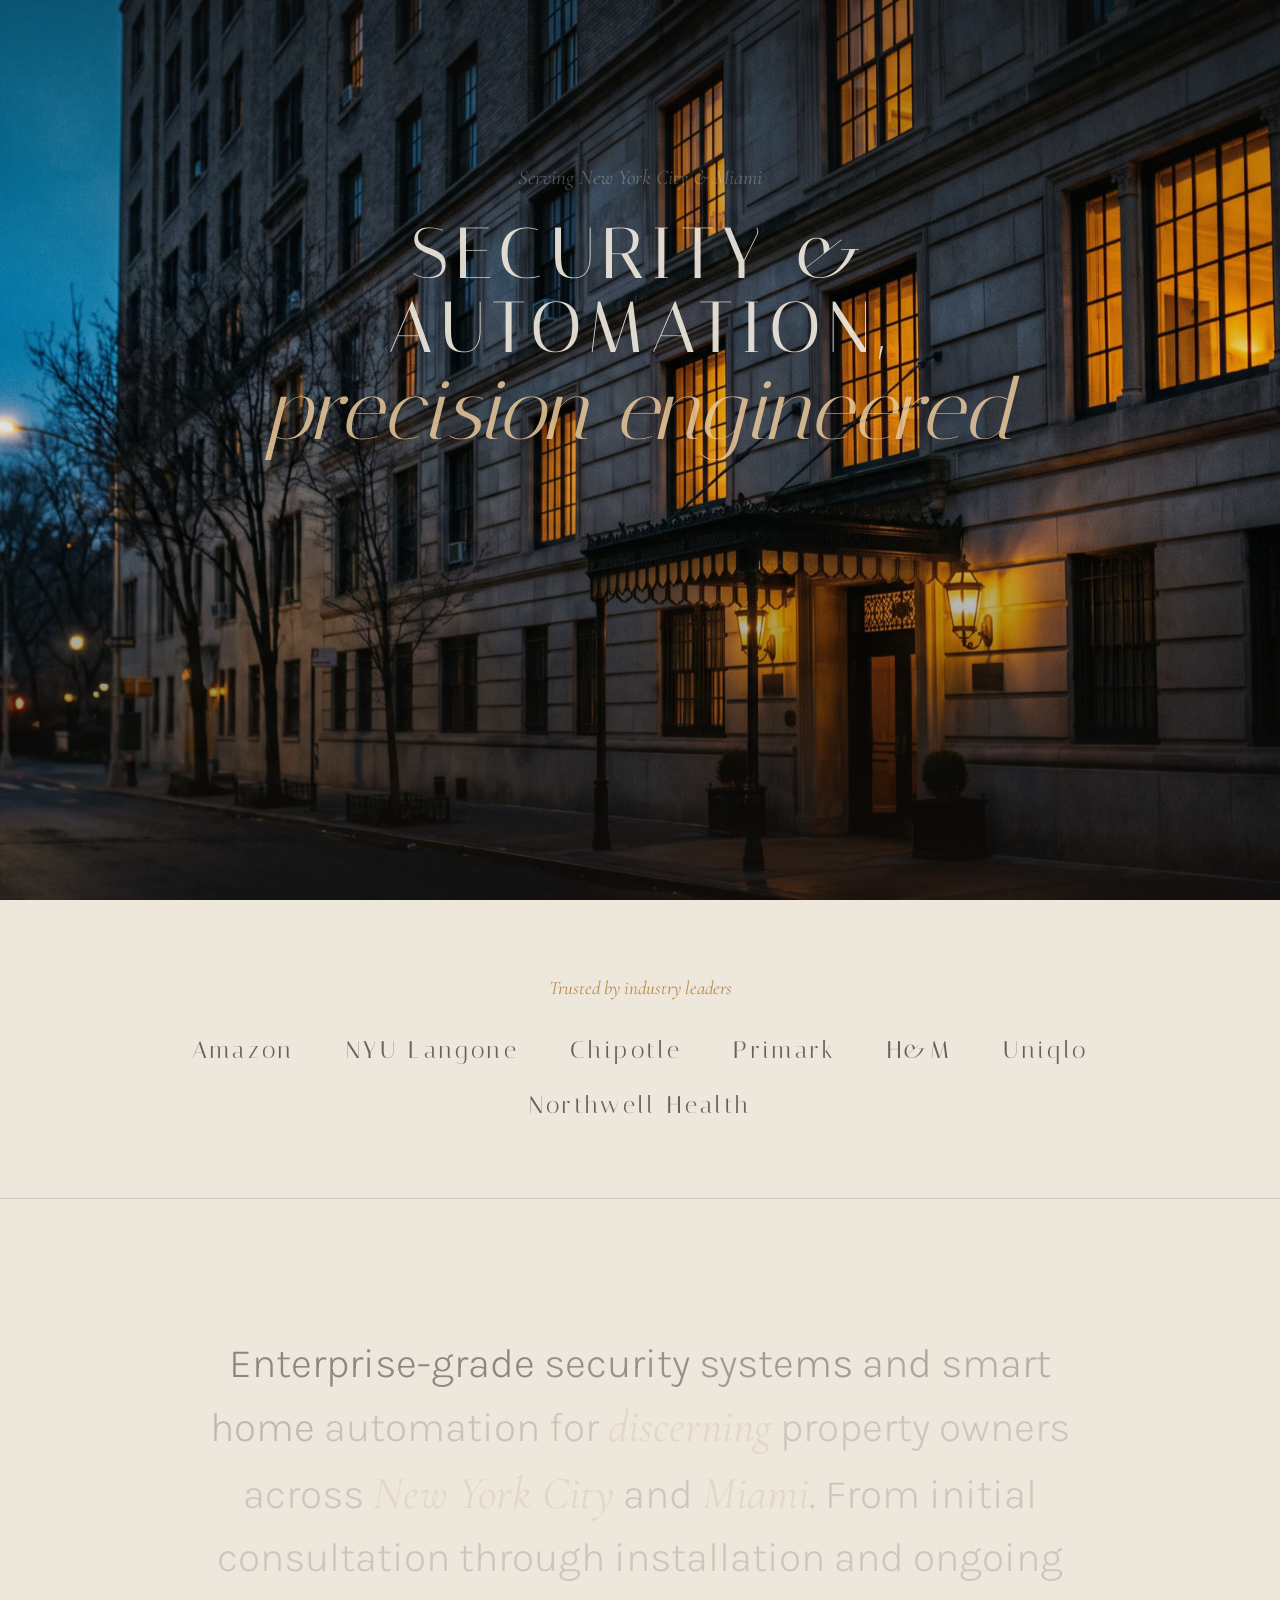
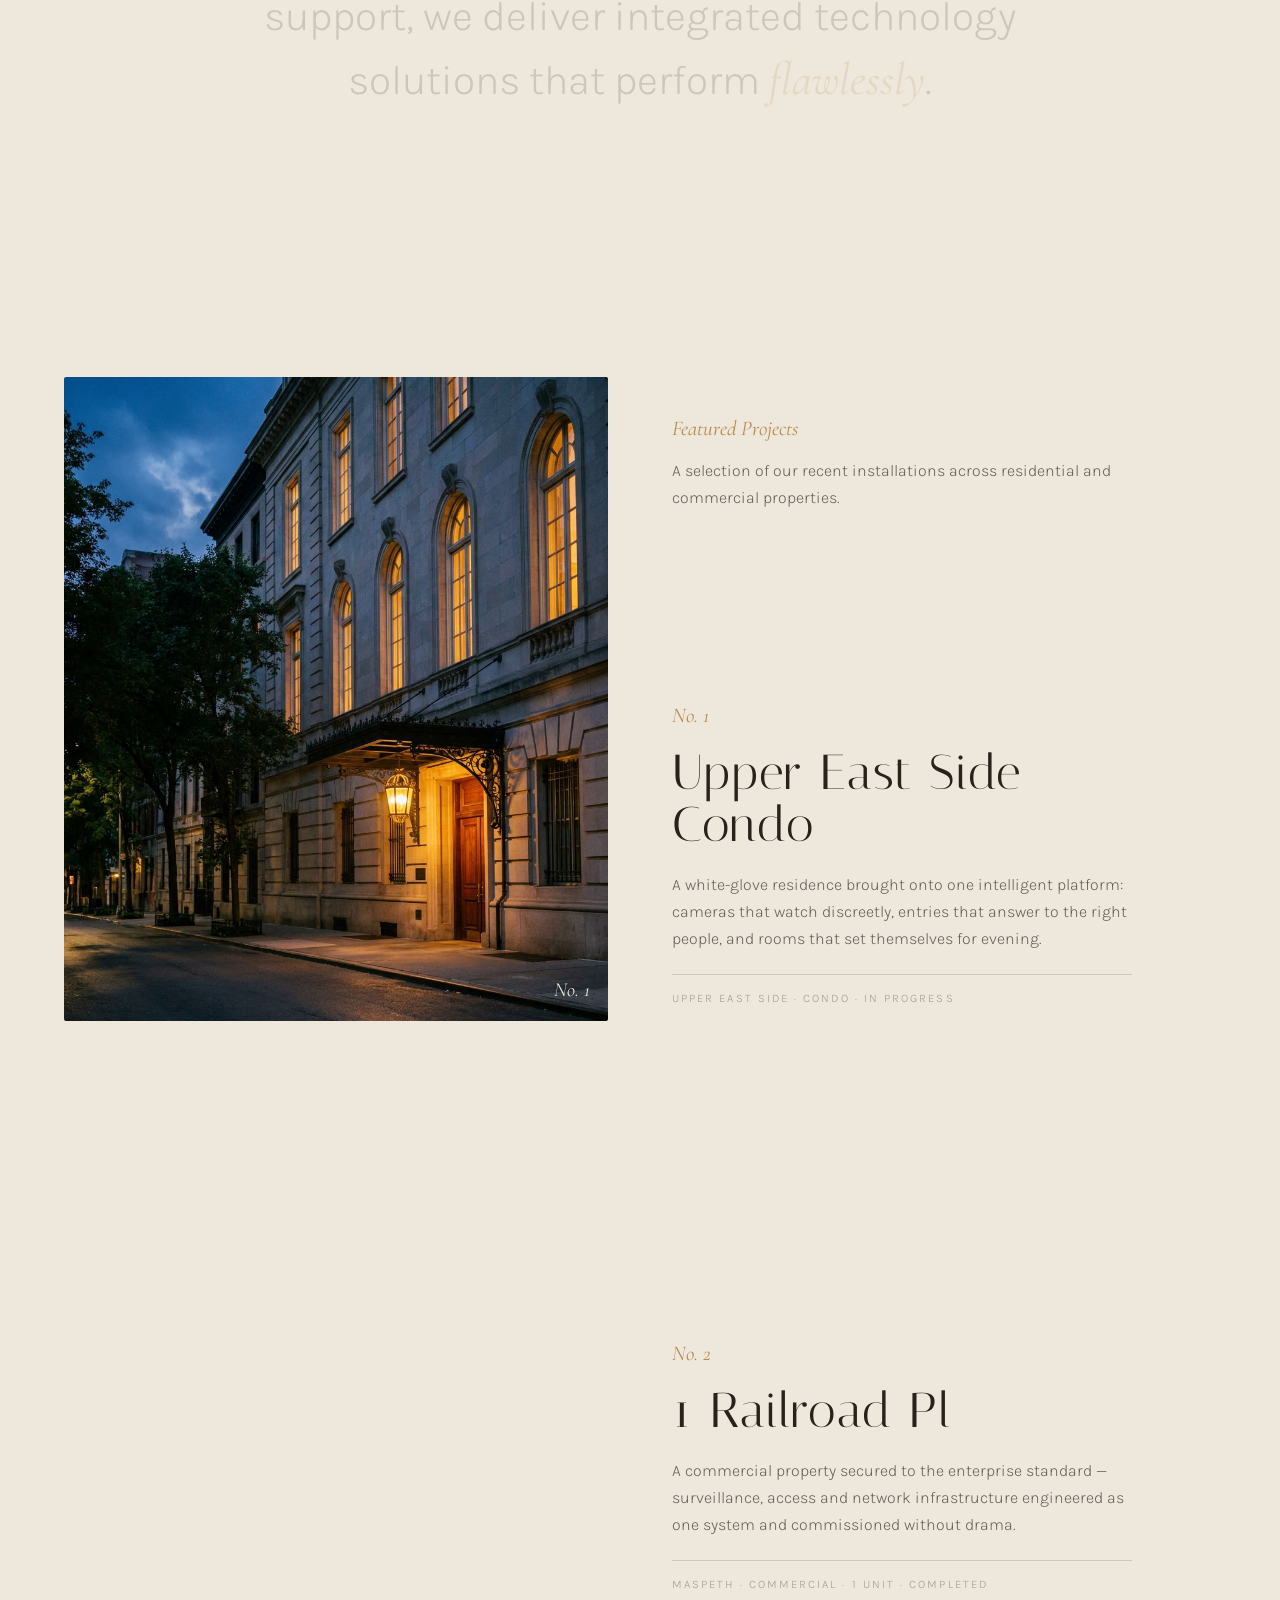
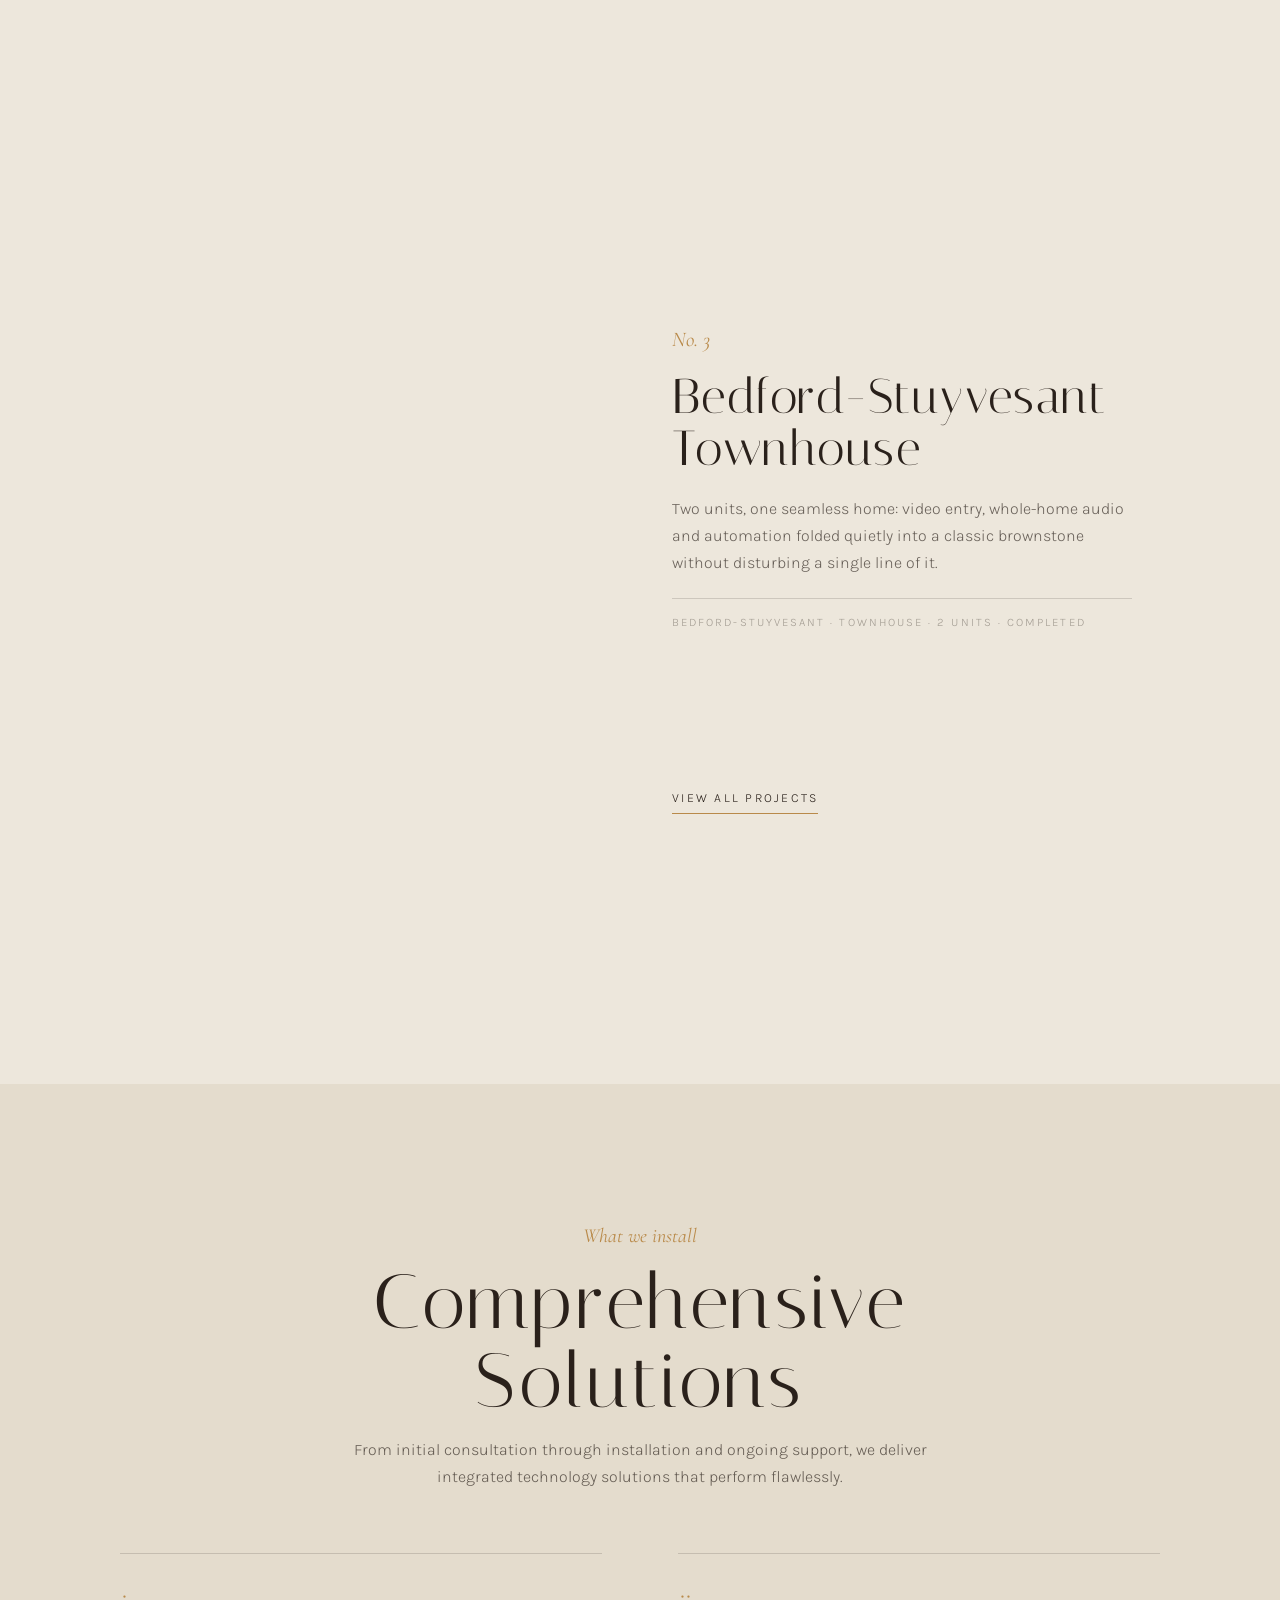
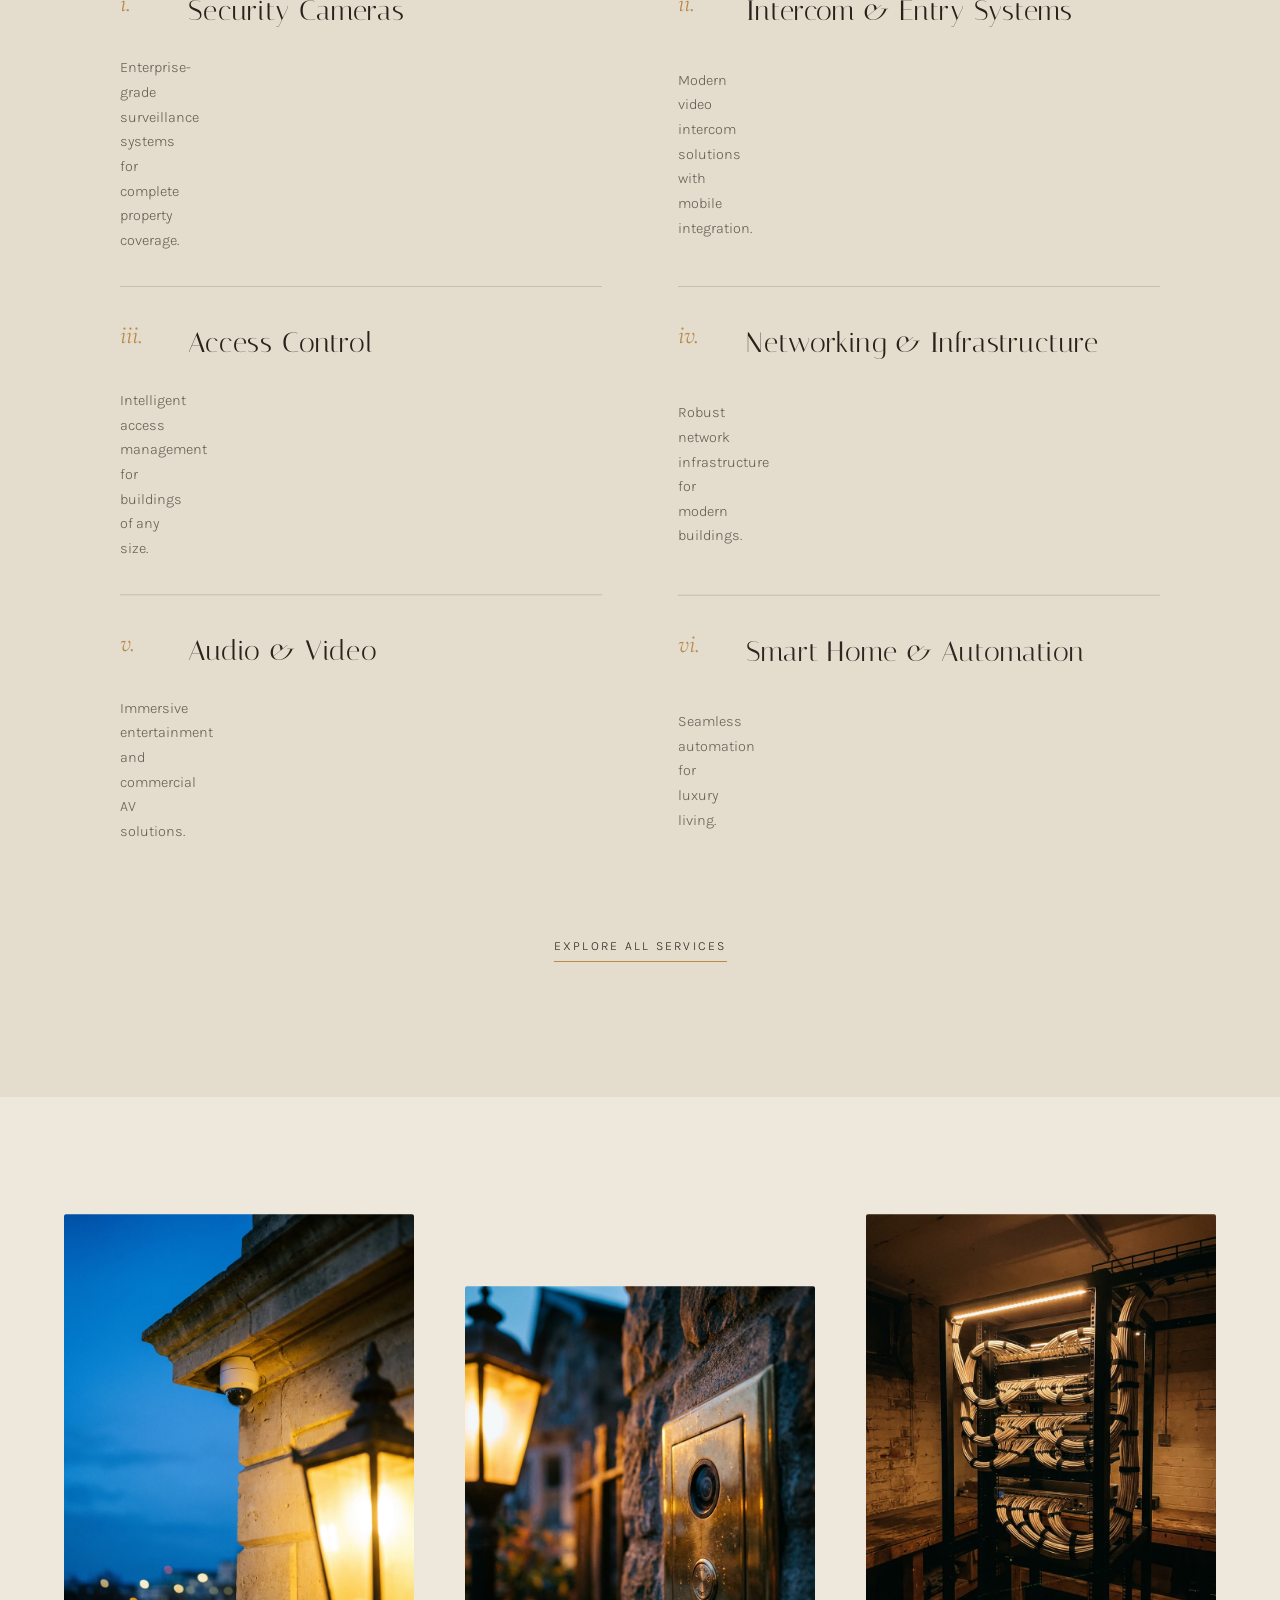
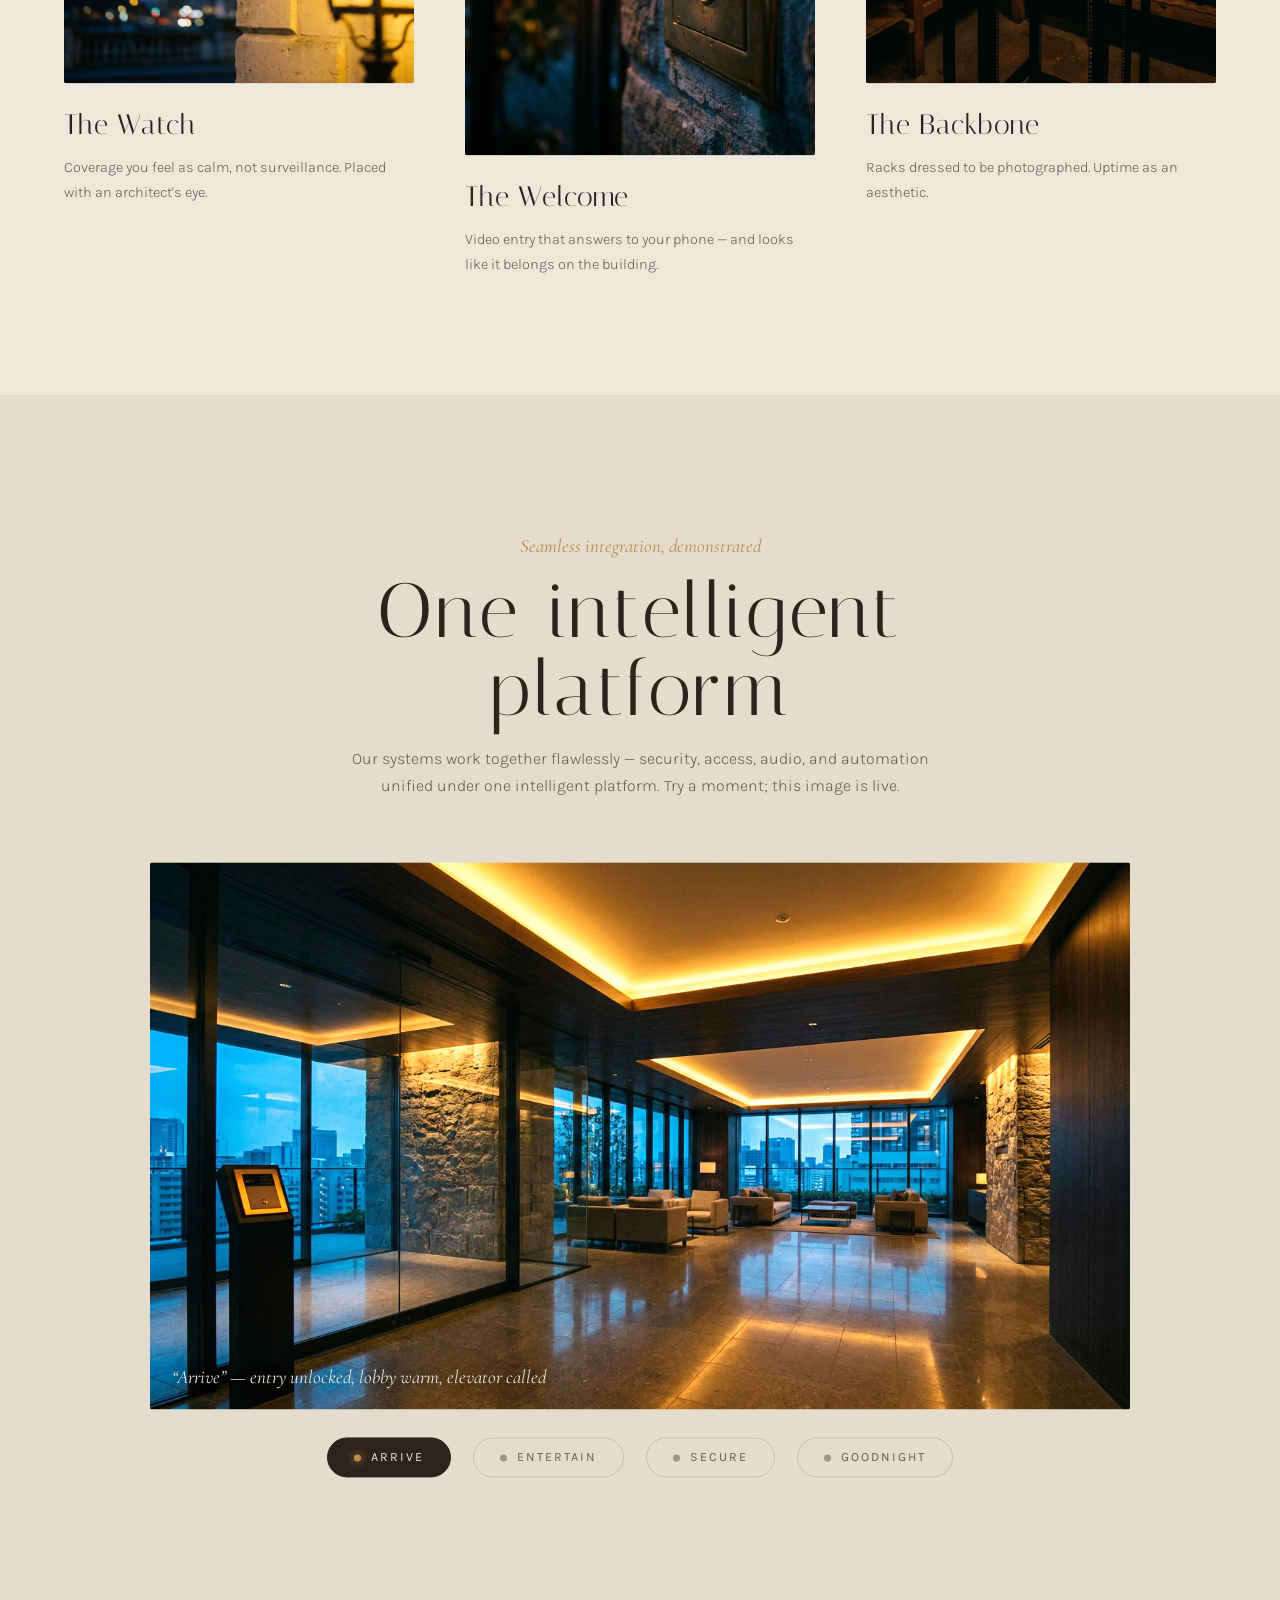
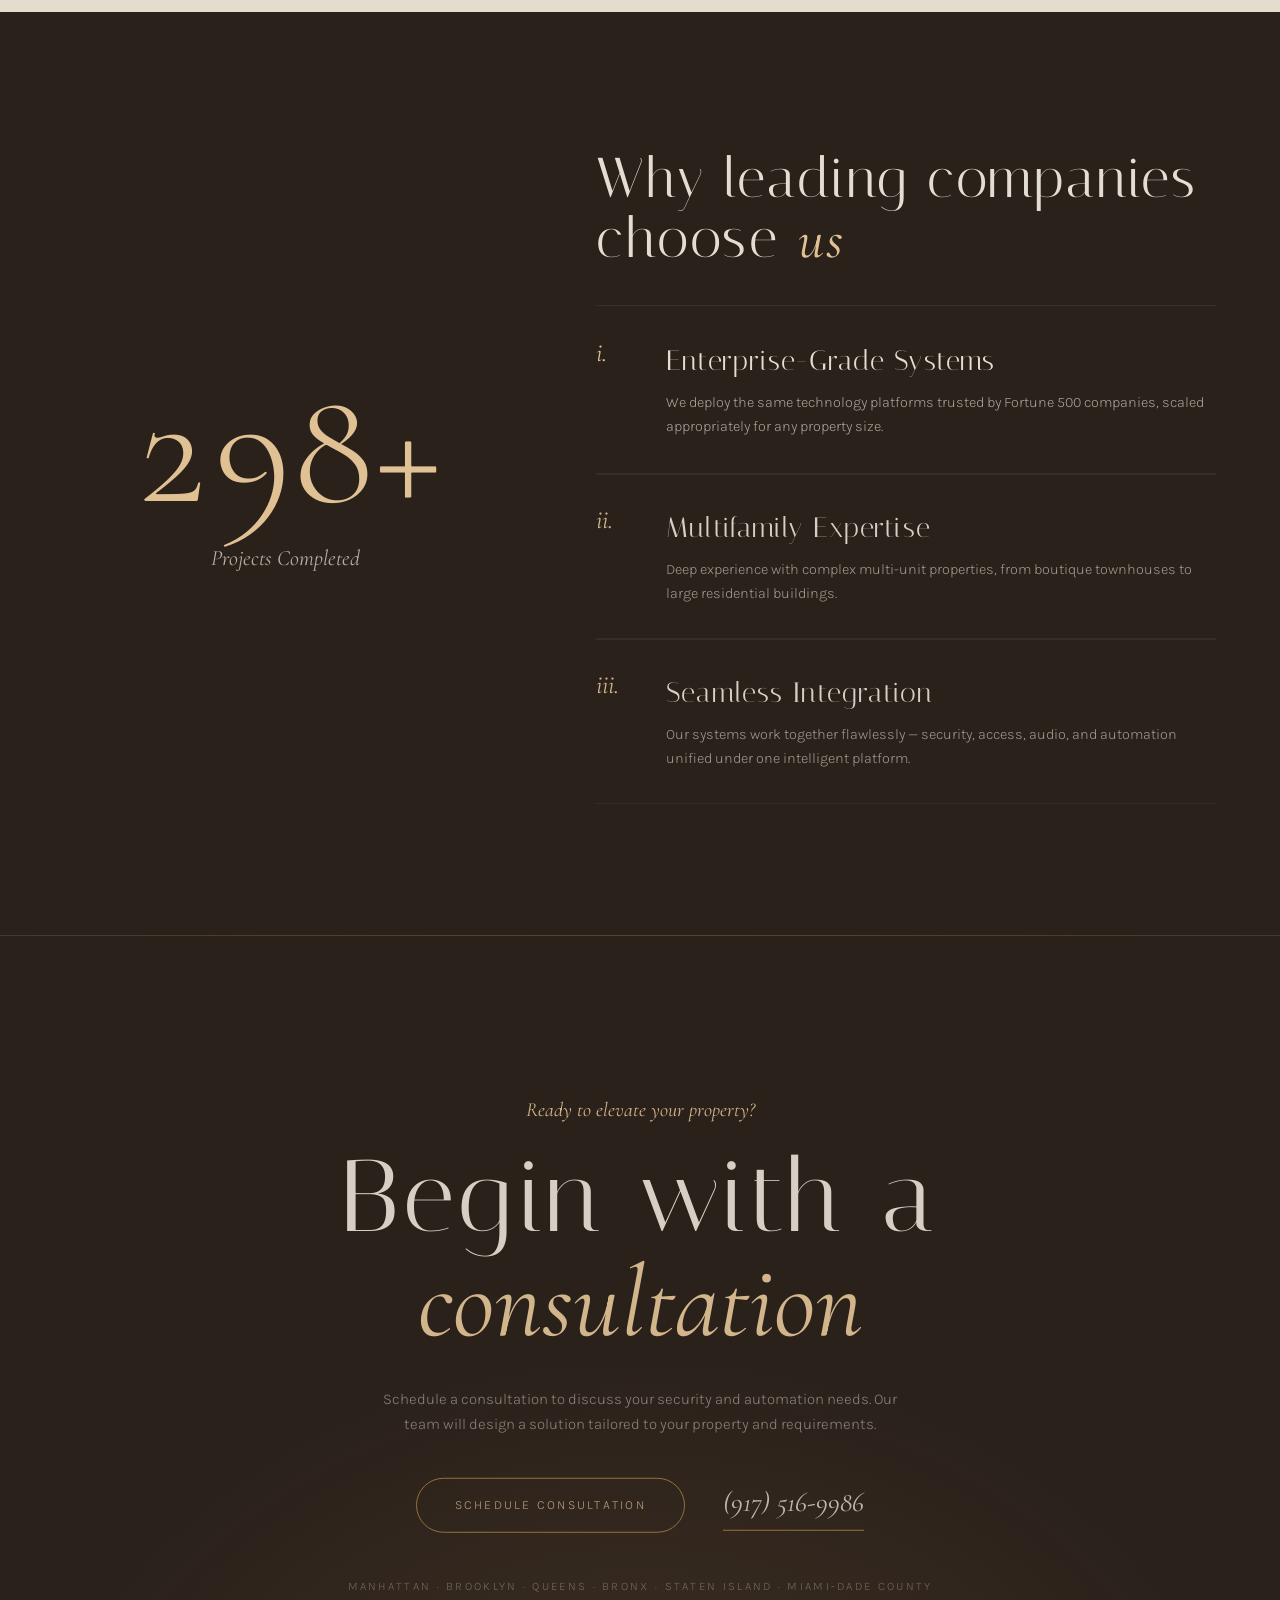
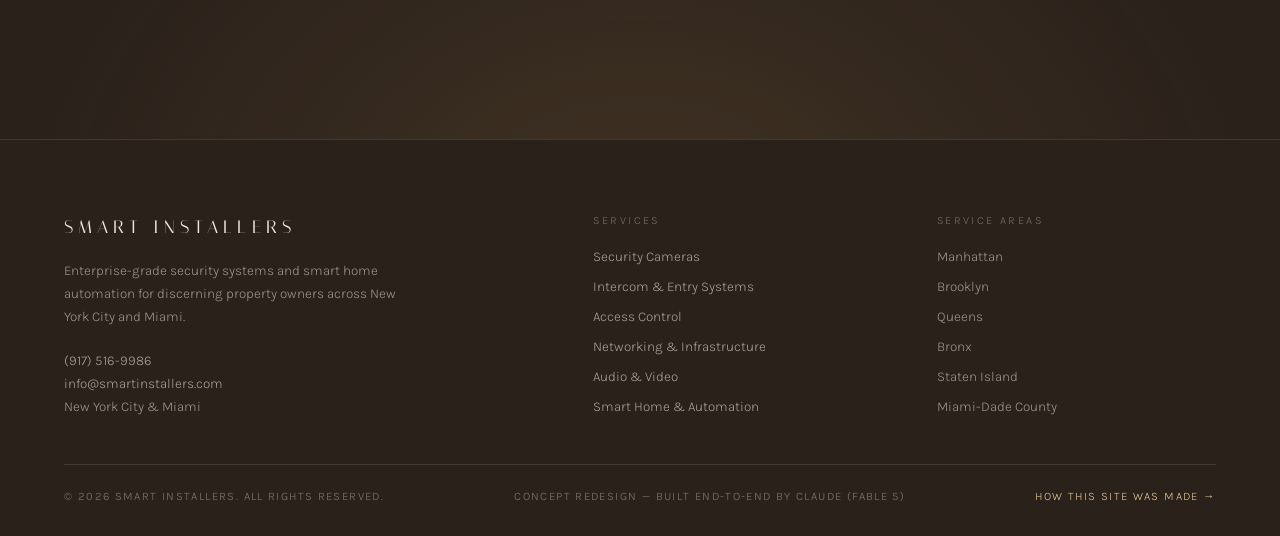
<file: smart/index.html>
<!DOCTYPE html>
<html lang="en">
<head>
<meta charset="UTF-8">
<meta name="viewport" content="width=device-width, initial-scale=1.0">
<title>Smart Installers — Security &amp; Automation, Precision Engineered</title>
<meta name="description" content="We design and install enterprise-grade security systems, intelligent access control, and sophisticated smart home automation for discerning property owners and Fortune 500 companies. Serving New York City & Miami.">
<meta property="og:title" content="Smart Installers — Security &amp; Automation, Precision Engineered">
<meta property="og:description" content="Enterprise-grade security systems and smart home automation for discerning property owners across New York City and Miami.">
<meta property="og:image" content="https://am1rarabov1.github.io/-/smart/assets/facade.jpg">
<meta property="og:type" content="website">
<link rel="icon" href="data:image/svg+xml,%3Csvg xmlns='http://www.w3.org/2000/svg' viewBox='0 0 64 64'%3E%3Crect width='64' height='64' rx='32' fill='%23EDE7DC'/%3E%3Cpath d='M20 44 V26 l12-8 12 8 v18' fill='none' stroke='%232A211B' stroke-width='2.4'/%3E%3Ccircle cx='32' cy='36' r='3.2' fill='%23B98A4A'/%3E%3C/svg%3E">
<link rel="preload" href="./fonts/italiana-latin-400-normal.woff2" as="font" type="font/woff2" crossorigin>
<link rel="preload" href="./fonts/cormorant-garamond-latin-400-italic.woff2" as="font" type="font/woff2" crossorigin>
<link rel="stylesheet" href="./css/main.css">
</head>
<body>

  <!-- veil intro -->
  <div class="veil" id="veil" aria-hidden="true">
    <span class="veil__word">SMART&nbsp;INSTALLERS</span>
    <span class="veil__sub serif-i">New York City · Miami</span>
  </div>

  <header class="bar" id="bar">
    <a class="bar__brand" href="#top">
      <span class="bar__mark" aria-hidden="true"></span>
      SMART INSTALLERS
    </a>
    <nav class="bar__nav" aria-label="Primary">
      <a href="#projects">Projects</a>
      <a href="#solutions">Solutions</a>
      <a href="#why">Why Us</a>
      <a href="./guide/index.html">Guide</a>
      <a class="bar__tel" href="tel:+19175169986">(917) 516-9986</a>
      <a class="bar__cta" href="mailto:info@smartinstallers.com">Schedule Consultation</a>
    </nav>
  </header>

  <main id="top">

    <!-- HERO -->
    <section class="hero">
      <figure class="hero__media">
        <video class="hero__video" autoplay muted loop playsinline poster="./assets/facade.jpg" preload="metadata">
          <source src="./assets/facade.mp4" type="video/mp4">
        </video>
      </figure>
      <div class="hero__shade" aria-hidden="true"></div>
      <div class="hero__content">
        <p class="hero__eyebrow serif-i">Serving New York City &amp; Miami</p>
        <h1 class="hero__title">
          <span class="hero__row">SECURITY &amp; AUTOMATION,</span>
          <span class="hero__row hero__row--i serif-i">precision engineered</span>
        </h1>
        <p class="hero__sub">We design and install enterprise-grade security systems, intelligent
          access control, and sophisticated smart home automation for discerning property owners
          and Fortune 500 companies.</p>
        <div class="hero__ctas">
          <a class="btn-primary" href="mailto:info@smartinstallers.com"><span>Start Your Project</span></a>
          <a class="btn-quiet" href="#projects">View Our Work<i aria-hidden="true"></i></a>
        </div>
      </div>
      <div class="hero__foot" aria-hidden="true">
        <span>(917) 516-9986</span>
        <span class="hero__scroll">Scroll<span class="hero__scroll-line"></span></span>
        <span>Security · Access · Networking · Automation</span>
      </div>
    </section>

    <!-- CLIENTS -->
    <section class="clients">
      <p class="clients__kicker serif-i">Trusted by industry leaders</p>
      <ul class="clients__row" id="clientsRow">
        <li>Amazon</li><li>NYU Langone</li><li>Chipotle</li><li>Primark</li><li>H&amp;M</li><li>Uniqlo</li><li>Northwell Health</li>
      </ul>
    </section>

    <!-- INTENT -->
    <section class="intent">
      <p class="intent__text" id="intentText">
        Enterprise-grade security systems and smart home automation for
        <em class="serif-i">discerning</em> property owners across
        <em class="serif-i">New York City</em> and <em class="serif-i">Miami</em>.
        From initial consultation through installation and ongoing support, we deliver
        integrated technology solutions that perform <em class="serif-i">flawlessly</em>.
      </p>
    </section>

    <!-- FEATURED PROJECTS: sticky lens -->
    <section class="rooms" id="projects">
      <div class="rooms__media">
        <div class="rooms__frame">
          <img class="rooms__img is-active" data-room="0" src="./assets/ues.jpg" alt="An elegant Upper East Side limestone condominium at dusk">
          <img class="rooms__img" data-room="1" src="./assets/railroad.jpg" alt="A modern commercial loft building entrance at dusk in Maspeth">
          <img class="rooms__img" data-room="2" src="./assets/bedstuy.jpg" alt="A Brooklyn brownstone townhouse at dusk with warm parlor windows">
          <span class="rooms__counter serif-i" id="roomsCounter">No. 1</span>
        </div>
      </div>
      <div class="rooms__chapters">
        <div class="rooms__head">
          <p class="rooms__kicker serif-i">Featured Projects</p>
          <p class="rooms__lede">A selection of our recent installations across residential and
            commercial properties.</p>
        </div>
        <article class="chapter" data-room="0">
          <span class="chapter__no serif-i">No. 1</span>
          <h2 class="chapter__title">Upper East Side Condo</h2>
          <p class="chapter__body">A white-glove residence brought onto one intelligent platform:
            cameras that watch discreetly, entries that answer to the right people, and rooms that
            set themselves for evening.</p>
          <span class="chapter__spec">Upper East Side · Condo · In Progress</span>
        </article>
        <article class="chapter" data-room="1">
          <span class="chapter__no serif-i">No. 2</span>
          <h2 class="chapter__title">1 Railroad Pl</h2>
          <p class="chapter__body">A commercial property secured to the enterprise standard —
            surveillance, access and network infrastructure engineered as one system and
            commissioned without drama.</p>
          <span class="chapter__spec">Maspeth · Commercial · 1 unit · Completed</span>
        </article>
        <article class="chapter" data-room="2">
          <span class="chapter__no serif-i">No. 3</span>
          <h2 class="chapter__title">Bedford-Stuyvesant Townhouse</h2>
          <p class="chapter__body">Two units, one seamless home: video entry, whole-home audio and
            automation folded quietly into a classic brownstone without disturbing a single line
            of it.</p>
          <span class="chapter__spec">Bedford-Stuyvesant · Townhouse · 2 units · Completed</span>
        </article>
        <a class="rooms__all btn-quiet" href="mailto:info@smartinstallers.com?subject=Portfolio%20request">View All Projects<i aria-hidden="true"></i></a>
      </div>
    </section>

    <!-- COMPREHENSIVE SOLUTIONS -->
    <section class="solutions" id="solutions">
      <div class="solutions__head">
        <p class="solutions__kicker serif-i">What we install</p>
        <h2 class="solutions__title">Comprehensive Solutions</h2>
        <p class="solutions__sub">From initial consultation through installation and ongoing
          support, we deliver integrated technology solutions that perform flawlessly.</p>
      </div>
      <ol class="solutions__grid">
        <li class="solution">
          <span class="solution__no serif-i">i.</span>
          <h3 class="solution__name">Security Cameras</h3>
          <p class="solution__body">Enterprise-grade surveillance systems for complete property coverage.</p>
        </li>
        <li class="solution">
          <span class="solution__no serif-i">ii.</span>
          <h3 class="solution__name">Intercom &amp; Entry Systems</h3>
          <p class="solution__body">Modern video intercom solutions with mobile integration.</p>
        </li>
        <li class="solution">
          <span class="solution__no serif-i">iii.</span>
          <h3 class="solution__name">Access Control</h3>
          <p class="solution__body">Intelligent access management for buildings of any size.</p>
        </li>
        <li class="solution">
          <span class="solution__no serif-i">iv.</span>
          <h3 class="solution__name">Networking &amp; Infrastructure</h3>
          <p class="solution__body">Robust network infrastructure for modern buildings.</p>
        </li>
        <li class="solution">
          <span class="solution__no serif-i">v.</span>
          <h3 class="solution__name">Audio &amp; Video</h3>
          <p class="solution__body">Immersive entertainment and commercial AV solutions.</p>
        </li>
        <li class="solution">
          <span class="solution__no serif-i">vi.</span>
          <h3 class="solution__name">Smart Home &amp; Automation</h3>
          <p class="solution__body">Seamless automation for luxury living.</p>
        </li>
      </ol>
      <div class="solutions__cta">
        <a class="btn-quiet" href="mailto:info@smartinstallers.com?subject=Services">Explore All Services<i aria-hidden="true"></i></a>
      </div>
    </section>

    <!-- DETAILS TRIO -->
    <section class="details">
      <div class="details__grid">
        <figure class="detail" data-speed="0.94">
          <div class="detail__media"><img src="./assets/camera.jpg" alt="A discreet dome camera on a limestone corner in warm evening light" loading="lazy"></div>
          <figcaption>
            <h3 class="detail__name">The Watch</h3>
            <p class="detail__body">Coverage you feel as calm, not surveillance. Placed with an architect's eye.</p>
          </figcaption>
        </figure>
        <figure class="detail detail--drop" data-speed="1.05">
          <div class="detail__media"><img src="./assets/intercom.jpg" alt="A brass video intercom panel set into a stone entryway" loading="lazy"></div>
          <figcaption>
            <h3 class="detail__name">The Welcome</h3>
            <p class="detail__body">Video entry that answers to your phone — and looks like it belongs on the building.</p>
          </figcaption>
        </figure>
        <figure class="detail" data-speed="0.98">
          <div class="detail__media"><img src="./assets/rack.jpg" alt="A perfectly dressed network rack in warm light" loading="lazy"></div>
          <figcaption>
            <h3 class="detail__name">The Backbone</h3>
            <p class="detail__body">Racks dressed to be photographed. Uptime as an aesthetic.</p>
          </figcaption>
        </figure>
      </div>
    </section>

    <!-- THE PLATFORM (dial) -->
    <section class="dial" id="platform">
      <div class="dial__head">
        <p class="dial__kicker serif-i">Seamless integration, demonstrated</p>
        <h2 class="dial__title">One intelligent platform</h2>
        <p class="dial__sub">Our systems work together flawlessly — security, access, audio, and
          automation unified under one intelligent platform. Try a moment; this image is live.</p>
      </div>
      <div class="dial__stage">
        <figure class="dial__media">
          <img src="./assets/lobby.jpg" alt="A luxury building lobby whose lighting changes with the selected moment" id="dialImg">
          <div class="dial__wash" id="dialWash" aria-hidden="true"></div>
          <figcaption class="dial__caption serif-i" id="dialCaption">“Arrive” — entry unlocked, lobby warm, elevator called</figcaption>
        </figure>
        <div class="dial__controls" role="tablist" aria-label="Platform moments">
          <button class="scene is-active" role="tab" aria-selected="true" data-scene="arrive">
            <span class="scene__dot" aria-hidden="true"></span>Arrive
          </button>
          <button class="scene" role="tab" aria-selected="false" data-scene="entertain">
            <span class="scene__dot" aria-hidden="true"></span>Entertain
          </button>
          <button class="scene" role="tab" aria-selected="false" data-scene="secure">
            <span class="scene__dot" aria-hidden="true"></span>Secure
          </button>
          <button class="scene" role="tab" aria-selected="false" data-scene="goodnight">
            <span class="scene__dot" aria-hidden="true"></span>Goodnight
          </button>
        </div>
      </div>
    </section>

    <!-- WHY US -->
    <section class="why" id="why">
      <div class="why__stat">
        <span class="why__num"><span id="whyCount" data-count="500">0</span>+</span>
        <span class="why__label serif-i">Projects Completed</span>
      </div>
      <div class="why__body">
        <h2 class="why__title">Why leading companies<br>choose <em class="serif-i">us</em></h2>
        <ul class="why__list">
          <li class="whyrow">
            <span class="whyrow__no serif-i">i.</span>
            <div>
              <h3 class="whyrow__name">Enterprise-Grade Systems</h3>
              <p class="whyrow__body">We deploy the same technology platforms trusted by Fortune 500 companies, scaled appropriately for any property size.</p>
            </div>
          </li>
          <li class="whyrow">
            <span class="whyrow__no serif-i">ii.</span>
            <div>
              <h3 class="whyrow__name">Multifamily Expertise</h3>
              <p class="whyrow__body">Deep experience with complex multi-unit properties, from boutique townhouses to large residential buildings.</p>
            </div>
          </li>
          <li class="whyrow">
            <span class="whyrow__no serif-i">iii.</span>
            <div>
              <h3 class="whyrow__name">Seamless Integration</h3>
              <p class="whyrow__body">Our systems work together flawlessly — security, access, audio, and automation unified under one intelligent platform.</p>
            </div>
          </li>
        </ul>
      </div>
    </section>

    <!-- ENQUIRE -->
    <section class="enquire" id="enquire">
      <p class="enquire__kicker serif-i">Ready to elevate your property?</p>
      <h2 class="enquire__title">Begin with a<br><em class="serif-i">consultation</em></h2>
      <p class="enquire__note">Schedule a consultation to discuss your security and automation
        needs. Our team will design a solution tailored to your property and requirements.</p>
      <div class="enquire__actions">
        <a class="btn-primary btn-primary--light" href="mailto:info@smartinstallers.com"><span>Schedule Consultation</span></a>
        <a class="enquire__tel serif-i" href="tel:+19175169986">(917) 516-9986</a>
      </div>
      <p class="enquire__areas">Manhattan · Brooklyn · Queens · Bronx · Staten Island · Miami-Dade County</p>
    </section>

  </main>

  <footer class="foot">
    <div class="foot__grid">
      <div class="foot__col foot__col--wide">
        <span class="foot__brand">SMART INSTALLERS</span>
        <p class="foot__desc">Enterprise-grade security systems and smart home automation for
          discerning property owners across New York City and Miami.</p>
        <p class="foot__contact">
          <a href="tel:+19175169986">(917) 516-9986</a><br>
          <a href="mailto:info@smartinstallers.com">info@smartinstallers.com</a><br>
          New York City &amp; Miami
        </p>
      </div>
      <div class="foot__col">
        <span class="foot__head">Services</span>
        <a href="#solutions">Security Cameras</a>
        <a href="#solutions">Intercom &amp; Entry Systems</a>
        <a href="#solutions">Access Control</a>
        <a href="#solutions">Networking &amp; Infrastructure</a>
        <a href="#solutions">Audio &amp; Video</a>
        <a href="#solutions">Smart Home &amp; Automation</a>
      </div>
      <div class="foot__col">
        <span class="foot__head">Service Areas</span>
        <span>Manhattan</span><span>Brooklyn</span><span>Queens</span>
        <span>Bronx</span><span>Staten Island</span><span>Miami-Dade County</span>
      </div>
    </div>
    <div class="foot__base">
      <span>© 2026 Smart Installers. All rights reserved.</span>
      <span>Concept redesign — built end-to-end by Claude (Fable 5)</span>
      <a href="./guide/index.html">How this site was made →</a>
    </div>
  </footer>

  <script src="./vendor/gsap.min.js"></script>
  <script src="./vendor/ScrollTrigger.min.js"></script>
  <script src="./vendor/SplitText.min.js"></script>
  <script src="./vendor/lenis.min.js"></script>
  <script src="./js/app.js"></script>
</body>
</html>
</file>
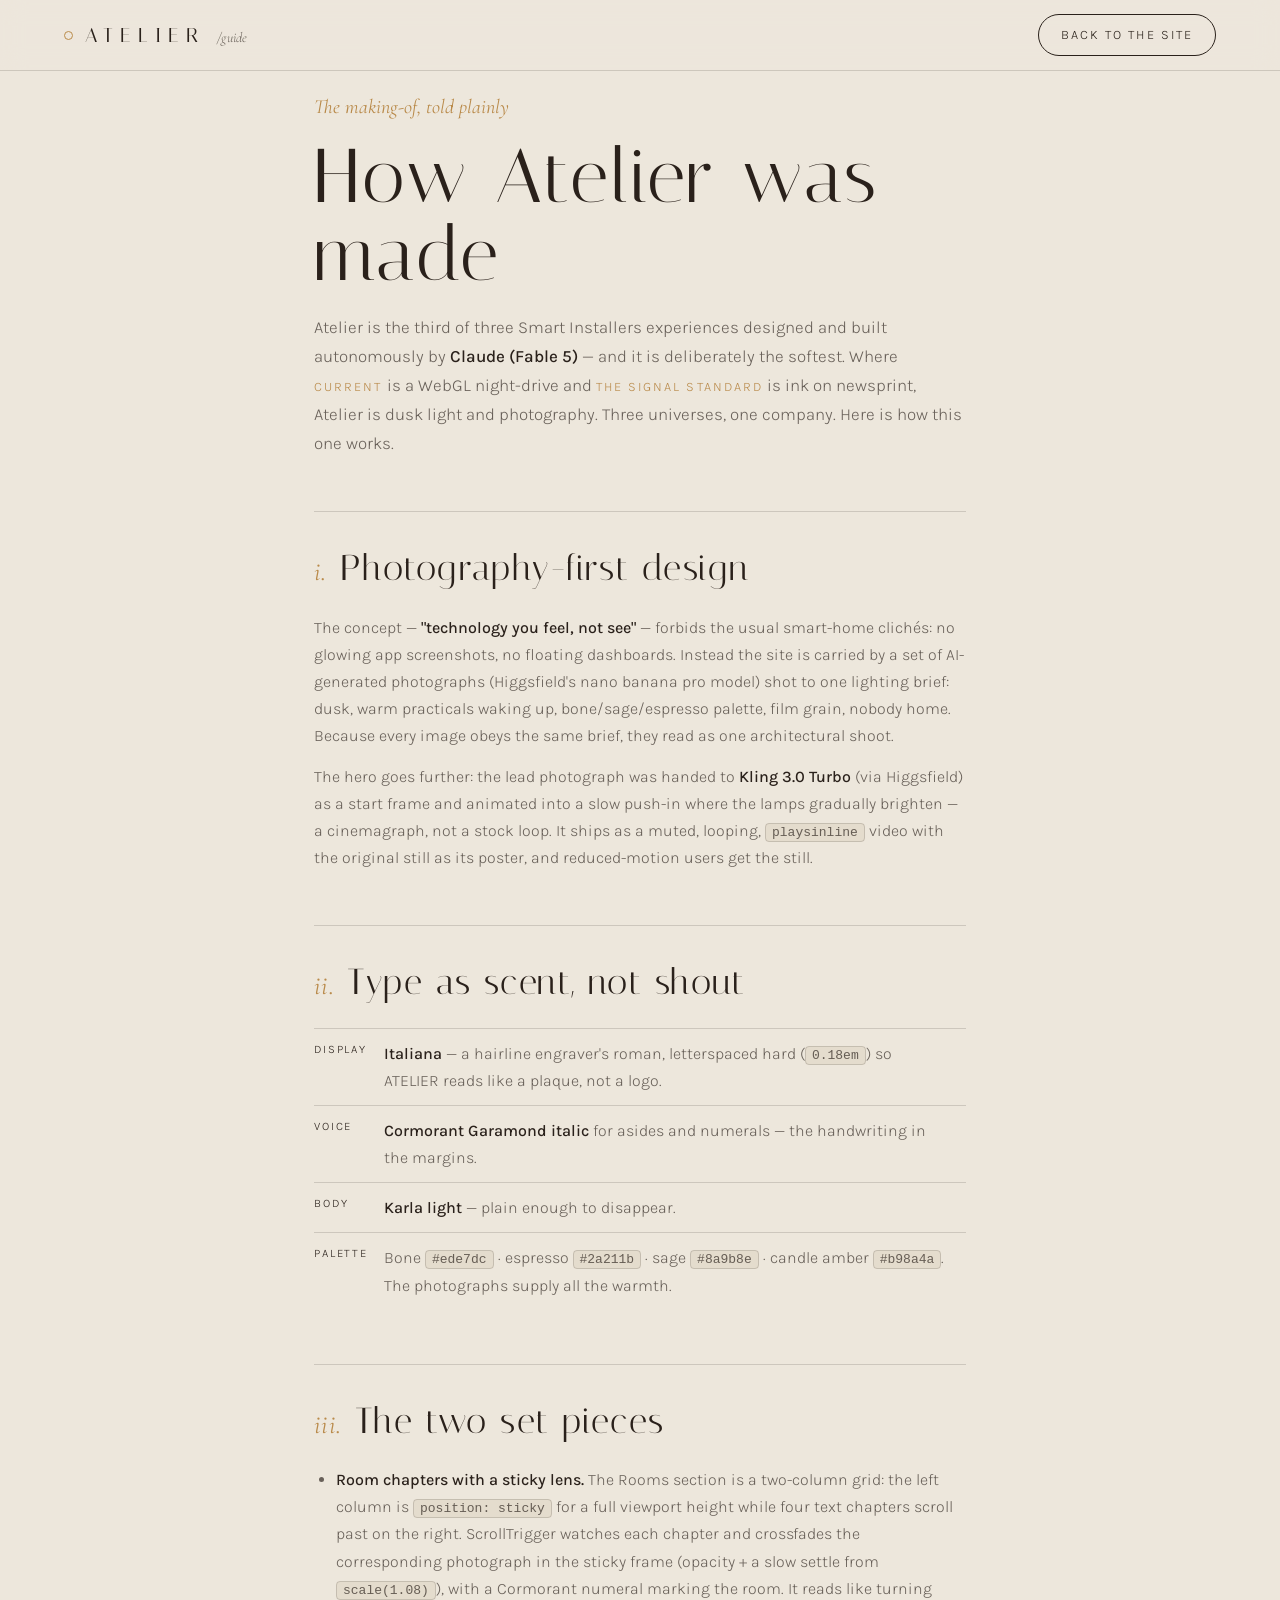
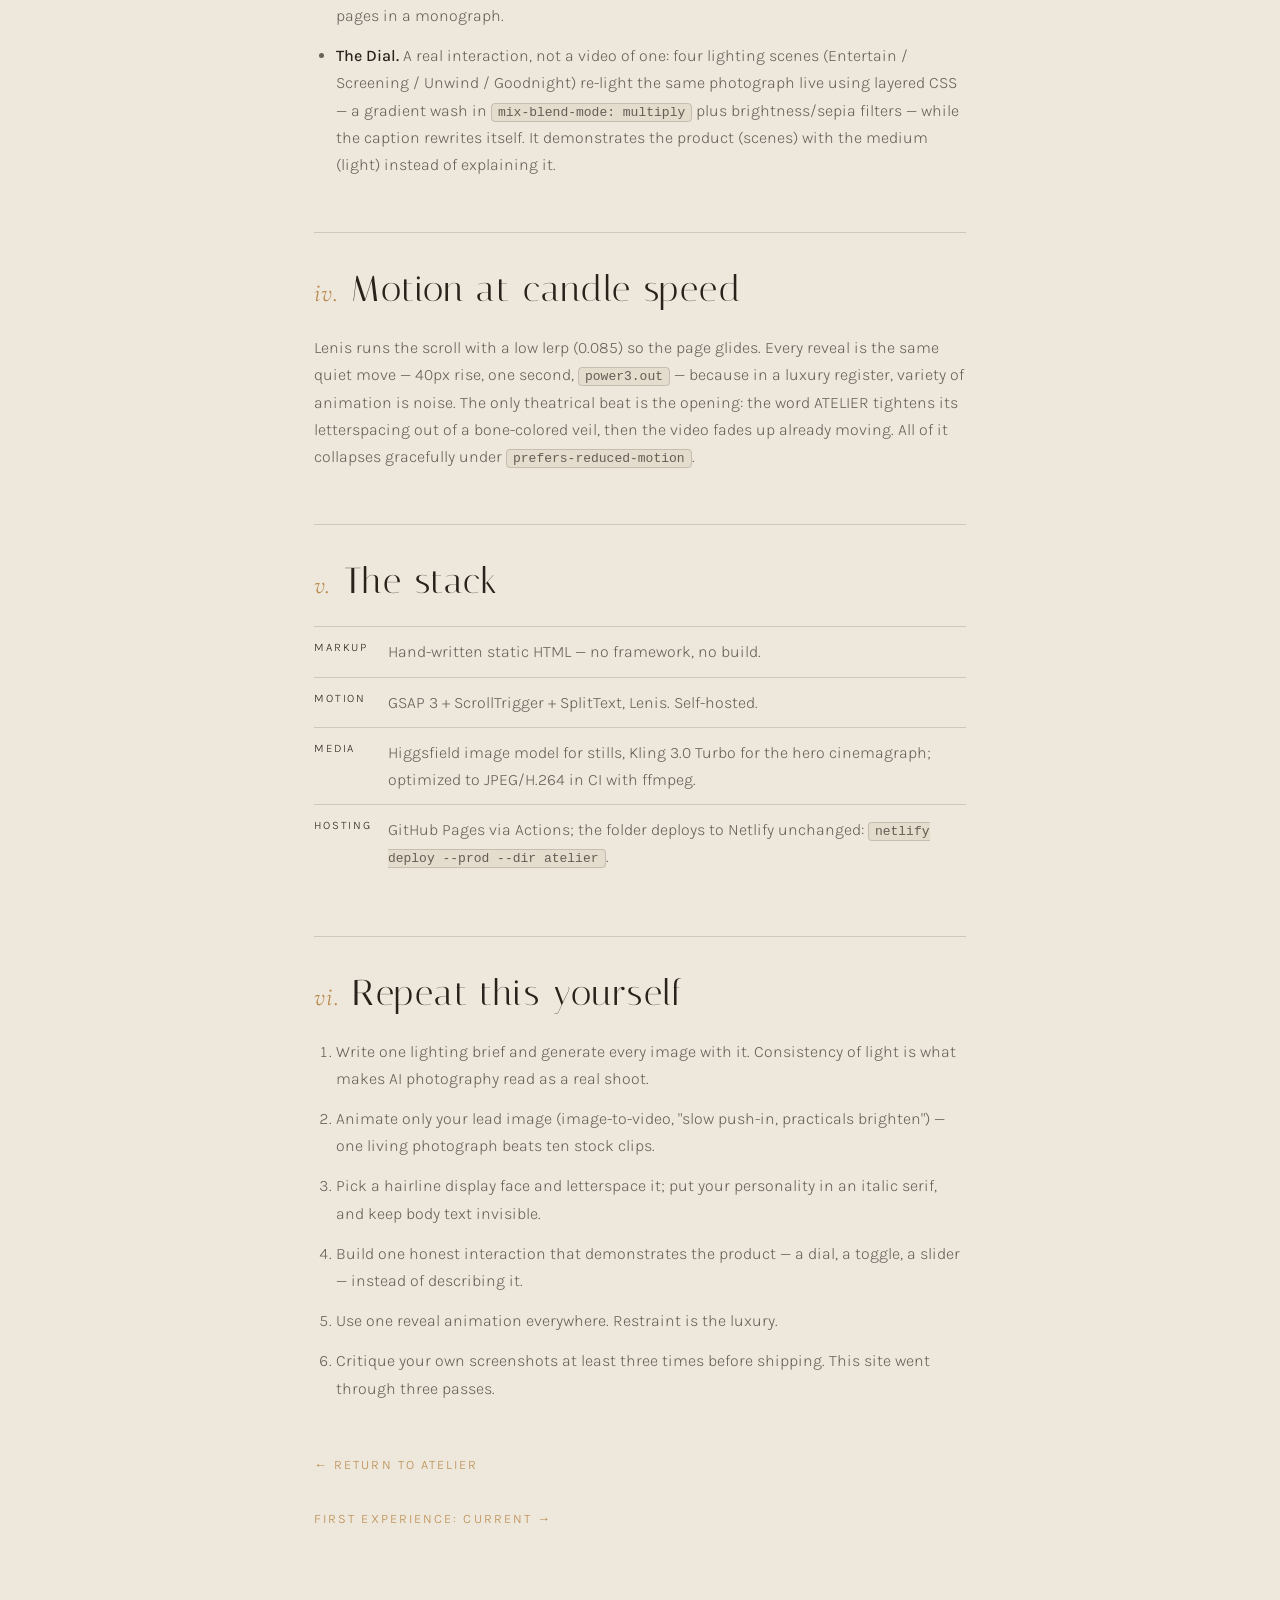
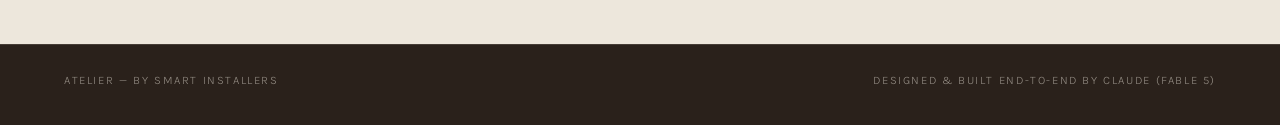
<file: atelier/guide/index.html>
<!DOCTYPE html>
<html lang="en">
<head>
<meta charset="UTF-8">
<meta name="viewport" content="width=device-width, initial-scale=1.0">
<title>/guide — How Atelier Was Made</title>
<meta name="description" content="How this quiet-luxury site was designed and built by Claude (Fable 5): AI photography and video, sticky chapter storytelling, an interactive lighting dial, and the recipe to repeat it.">
<link rel="icon" href="data:image/svg+xml,%3Csvg xmlns='http://www.w3.org/2000/svg' viewBox='0 0 64 64'%3E%3Crect width='64' height='64' rx='32' fill='%23EDE7DC'/%3E%3Ccircle cx='32' cy='32' r='13' fill='none' stroke='%232A211B' stroke-width='2'/%3E%3Ccircle cx='32' cy='19' r='3.4' fill='%23B98A4A'/%3E%3C/svg%3E">
<link rel="stylesheet" href="../css/main.css">
<style>
  .guide { max-width: 780px; margin: 0 auto; padding: 90px var(--gutter) 100px; }
  .guide__kicker { color: var(--amber); font-size: 20px; display: block; margin-bottom: 14px; }
  .guide h1 {
    font-family: var(--display);
    font-weight: 400;
    font-size: clamp(38px, 6.5vw, 76px);
    line-height: 1.02;
    letter-spacing: 0.04em;
    margin-bottom: 20px;
  }
  .guide__intro { color: var(--espresso-soft); font-size: 17px; margin-bottom: 56px; }
  .guide h2 {
    font-family: var(--display);
    font-weight: 400;
    font-size: clamp(24px, 3.4vw, 36px);
    letter-spacing: 0.04em;
    margin: 54px 0 14px;
    padding-top: 26px;
    border-top: 1px solid var(--hairline);
  }
  .guide h2 .n { font-family: var(--serif); font-style: italic; color: var(--amber); font-size: 0.72em; margin-right: 12px; }
  .guide p, .guide li { color: var(--espresso-soft); margin-bottom: 13px; }
  .guide strong { color: var(--espresso); font-weight: 500; }
  .guide ul, .guide ol { padding-left: 22px; margin-bottom: 14px; }
  .guide code {
    font-family: ui-monospace, monospace;
    font-size: 13px;
    background: var(--bone-deep);
    border: 1px solid var(--hairline);
    border-radius: 4px;
    padding: 1px 6px;
  }
  .guide__back {
    color: var(--amber);
    text-decoration: none;
    font-size: 13px;
    letter-spacing: 0.16em;
    text-transform: uppercase;
  }
  .guide__back:hover { color: var(--espresso); }
  .r-table { width: 100%; border-collapse: collapse; margin: 14px 0; }
  .r-table td { border-top: 1px solid var(--hairline); padding: 11px 16px 11px 0; color: var(--espresso-soft); vertical-align: top; }
  .r-table td:first-child { color: var(--espresso); font-size: 11.5px; letter-spacing: 0.16em; text-transform: uppercase; white-space: nowrap; }
  .veil { display: none; }
</style>
</head>
<body>
  <header class="bar is-scrolled">
    <a class="bar__brand" href="../index.html"><span class="bar__mark" aria-hidden="true"></span>ATELIER<span class="bar__by">/guide</span></a>
    <nav class="bar__nav"><a class="bar__cta" href="../index.html">Back to the site</a></nav>
  </header>

  <main class="guide">
    <span class="guide__kicker serif-i">The making-of, told plainly</span>
    <h1>How Atelier was made</h1>
    <p class="guide__intro">
      Atelier is the third of three Smart Installers experiences designed and built autonomously by
      <strong>Claude (Fable 5)</strong> — and it is deliberately the softest. Where
      <a class="guide__back" href="../../current/index.html">CURRENT</a> is a WebGL night-drive and
      <a class="guide__back" href="../../signal/index.html">The Signal Standard</a> is ink on newsprint,
      Atelier is dusk light and photography. Three universes, one company. Here is how this one works.
    </p>

    <h2><span class="n">i.</span>Photography-first design</h2>
    <p>The concept — <strong>"technology you feel, not see"</strong> — forbids the usual smart-home
      clichés: no glowing app screenshots, no floating dashboards. Instead the site is carried by a
      set of AI-generated photographs (Higgsfield's nano banana pro model) shot to one lighting brief:
      dusk, warm practicals waking up, bone/sage/espresso palette, film grain, nobody home. Because
      every image obeys the same brief, they read as one architectural shoot.</p>
    <p>The hero goes further: the lead photograph was handed to <strong>Kling 3.0 Turbo</strong>
      (via Higgsfield) as a start frame and animated into a slow push-in where the lamps gradually
      brighten — a cinemagraph, not a stock loop. It ships as a muted, looping, <code>playsinline</code>
      video with the original still as its poster, and reduced-motion users get the still.</p>

    <h2><span class="n">ii.</span>Type as scent, not shout</h2>
    <table class="r-table">
      <tr><td>Display</td><td><strong>Italiana</strong> — a hairline engraver's roman, letterspaced hard (<code>0.18em</code>) so ATELIER reads like a plaque, not a logo.</td></tr>
      <tr><td>Voice</td><td><strong>Cormorant Garamond italic</strong> for asides and numerals — the handwriting in the margins.</td></tr>
      <tr><td>Body</td><td><strong>Karla light</strong> — plain enough to disappear.</td></tr>
      <tr><td>Palette</td><td>Bone <code>#ede7dc</code> · espresso <code>#2a211b</code> · sage <code>#8a9b8e</code> · candle amber <code>#b98a4a</code>. The photographs supply all the warmth.</td></tr>
    </table>

    <h2><span class="n">iii.</span>The two set pieces</h2>
    <ul>
      <li><strong>Room chapters with a sticky lens.</strong> The Rooms section is a two-column grid:
        the left column is <code>position: sticky</code> for a full viewport height while four text
        chapters scroll past on the right. ScrollTrigger watches each chapter and crossfades the
        corresponding photograph in the sticky frame (opacity + a slow settle from
        <code>scale(1.08)</code>), with a Cormorant numeral marking the room. It reads like turning
        pages in a monograph.</li>
      <li><strong>The Dial.</strong> A real interaction, not a video of one: four lighting scenes
        (Entertain / Screening / Unwind / Goodnight) re-light the same photograph live using layered
        CSS — a gradient wash in <code>mix-blend-mode: multiply</code> plus brightness/sepia filters —
        while the caption rewrites itself. It demonstrates the product (scenes) with the medium
        (light) instead of explaining it.</li>
    </ul>

    <h2><span class="n">iv.</span>Motion at candle speed</h2>
    <p>Lenis runs the scroll with a low lerp (0.085) so the page glides. Every reveal is the same
      quiet move — 40px rise, one second, <code>power3.out</code> — because in a luxury register,
      variety of animation is noise. The only theatrical beat is the opening: the word ATELIER
      tightens its letterspacing out of a bone-colored veil, then the video fades up already moving.
      All of it collapses gracefully under <code>prefers-reduced-motion</code>.</p>

    <h2><span class="n">v.</span>The stack</h2>
    <table class="r-table">
      <tr><td>Markup</td><td>Hand-written static HTML — no framework, no build.</td></tr>
      <tr><td>Motion</td><td>GSAP 3 + ScrollTrigger + SplitText, Lenis. Self-hosted.</td></tr>
      <tr><td>Media</td><td>Higgsfield image model for stills, Kling 3.0 Turbo for the hero cinemagraph; optimized to JPEG/H.264 in CI with ffmpeg.</td></tr>
      <tr><td>Hosting</td><td>GitHub Pages via Actions; the folder deploys to Netlify unchanged: <code>netlify deploy --prod --dir atelier</code>.</td></tr>
    </table>

    <h2><span class="n">vi.</span>Repeat this yourself</h2>
    <ol>
      <li>Write one lighting brief and generate every image with it. Consistency of light is what makes AI photography read as a real shoot.</li>
      <li>Animate only your lead image (image-to-video, "slow push-in, practicals brighten") — one living photograph beats ten stock clips.</li>
      <li>Pick a hairline display face and letterspace it; put your personality in an italic serif, and keep body text invisible.</li>
      <li>Build one honest interaction that demonstrates the product — a dial, a toggle, a slider — instead of describing it.</li>
      <li>Use one reveal animation everywhere. Restraint is the luxury.</li>
      <li>Critique your own screenshots at least three times before shipping. This site went through three passes.</li>
    </ol>

    <p style="margin-top: 48px;">
      <a class="guide__back" href="../index.html">← Return to Atelier</a><br><br>
      <a class="guide__back" href="../../current/index.html">First experience: CURRENT →</a>
    </p>
  </main>

  <footer class="foot">
    <span>ATELIER — by Smart Installers</span>
    <span>Designed &amp; built end-to-end by Claude (Fable 5)</span>
  </footer>
</body>
</html>
</file>
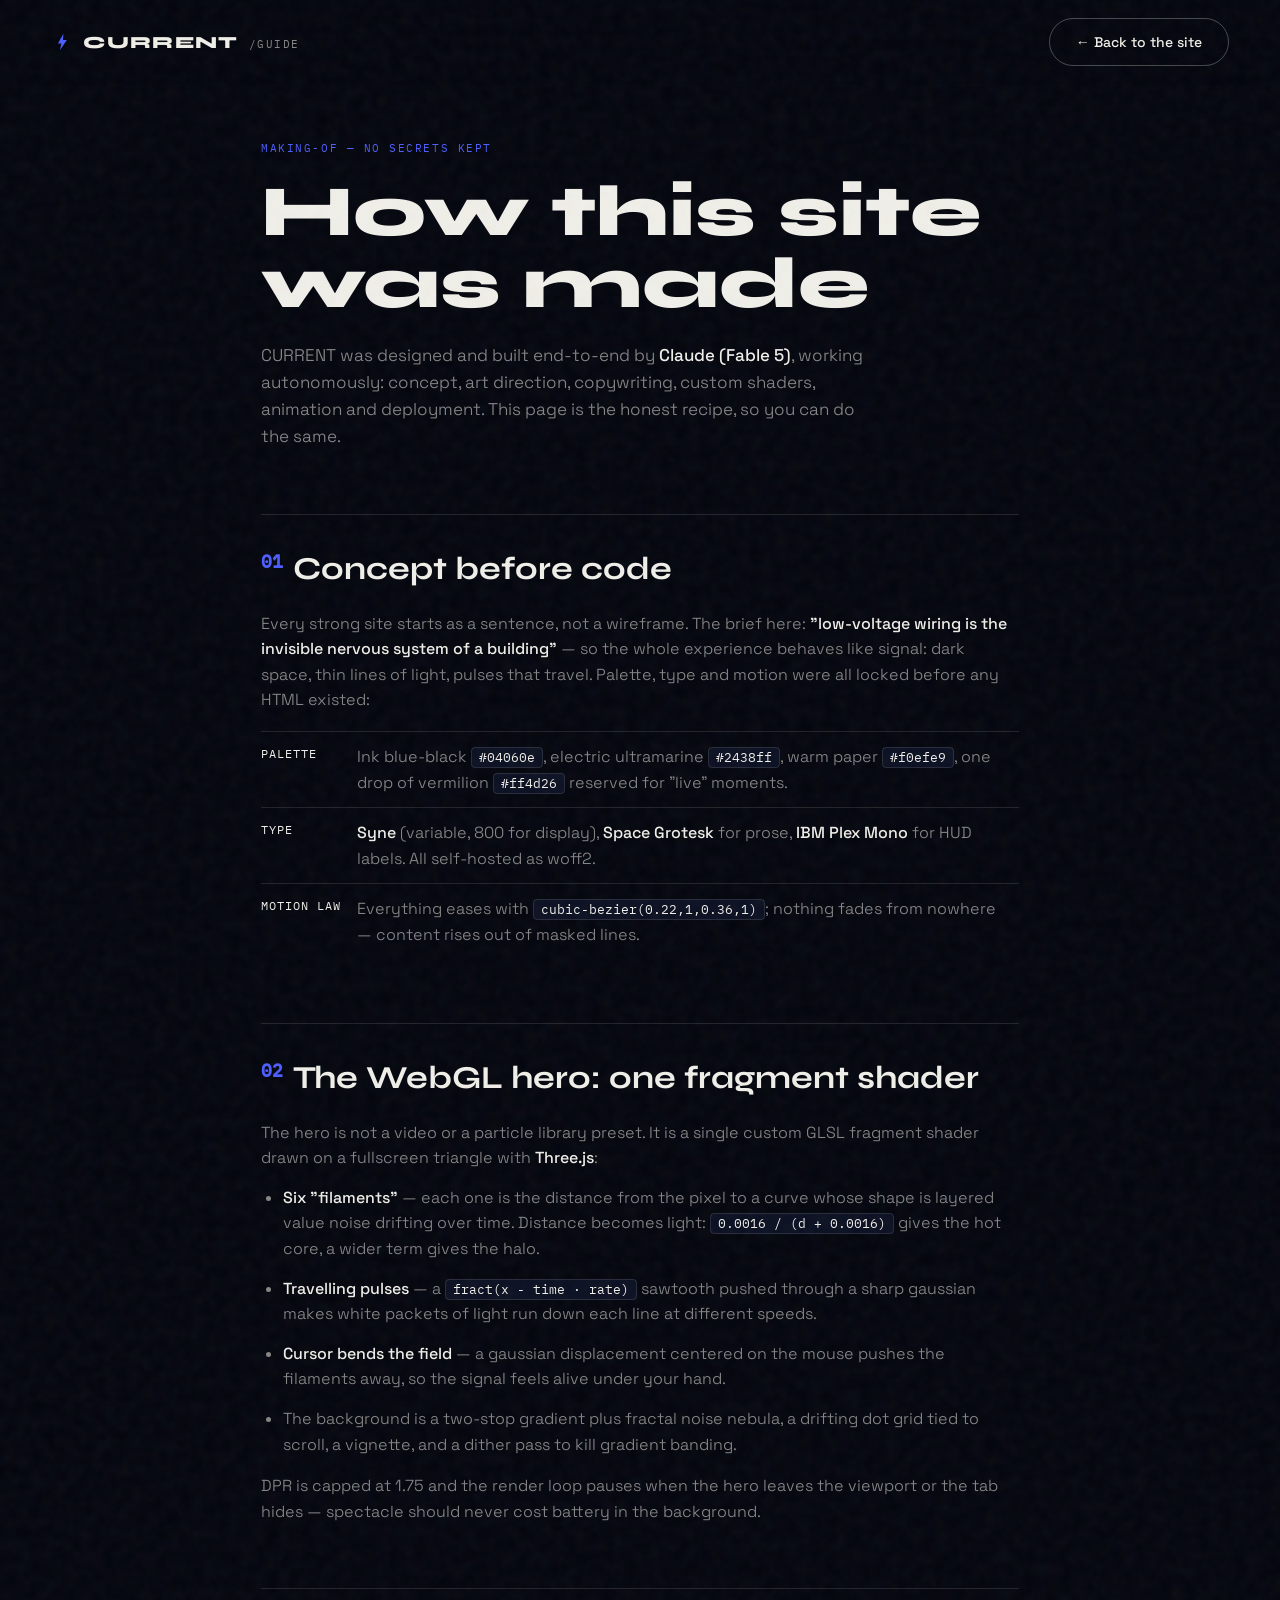
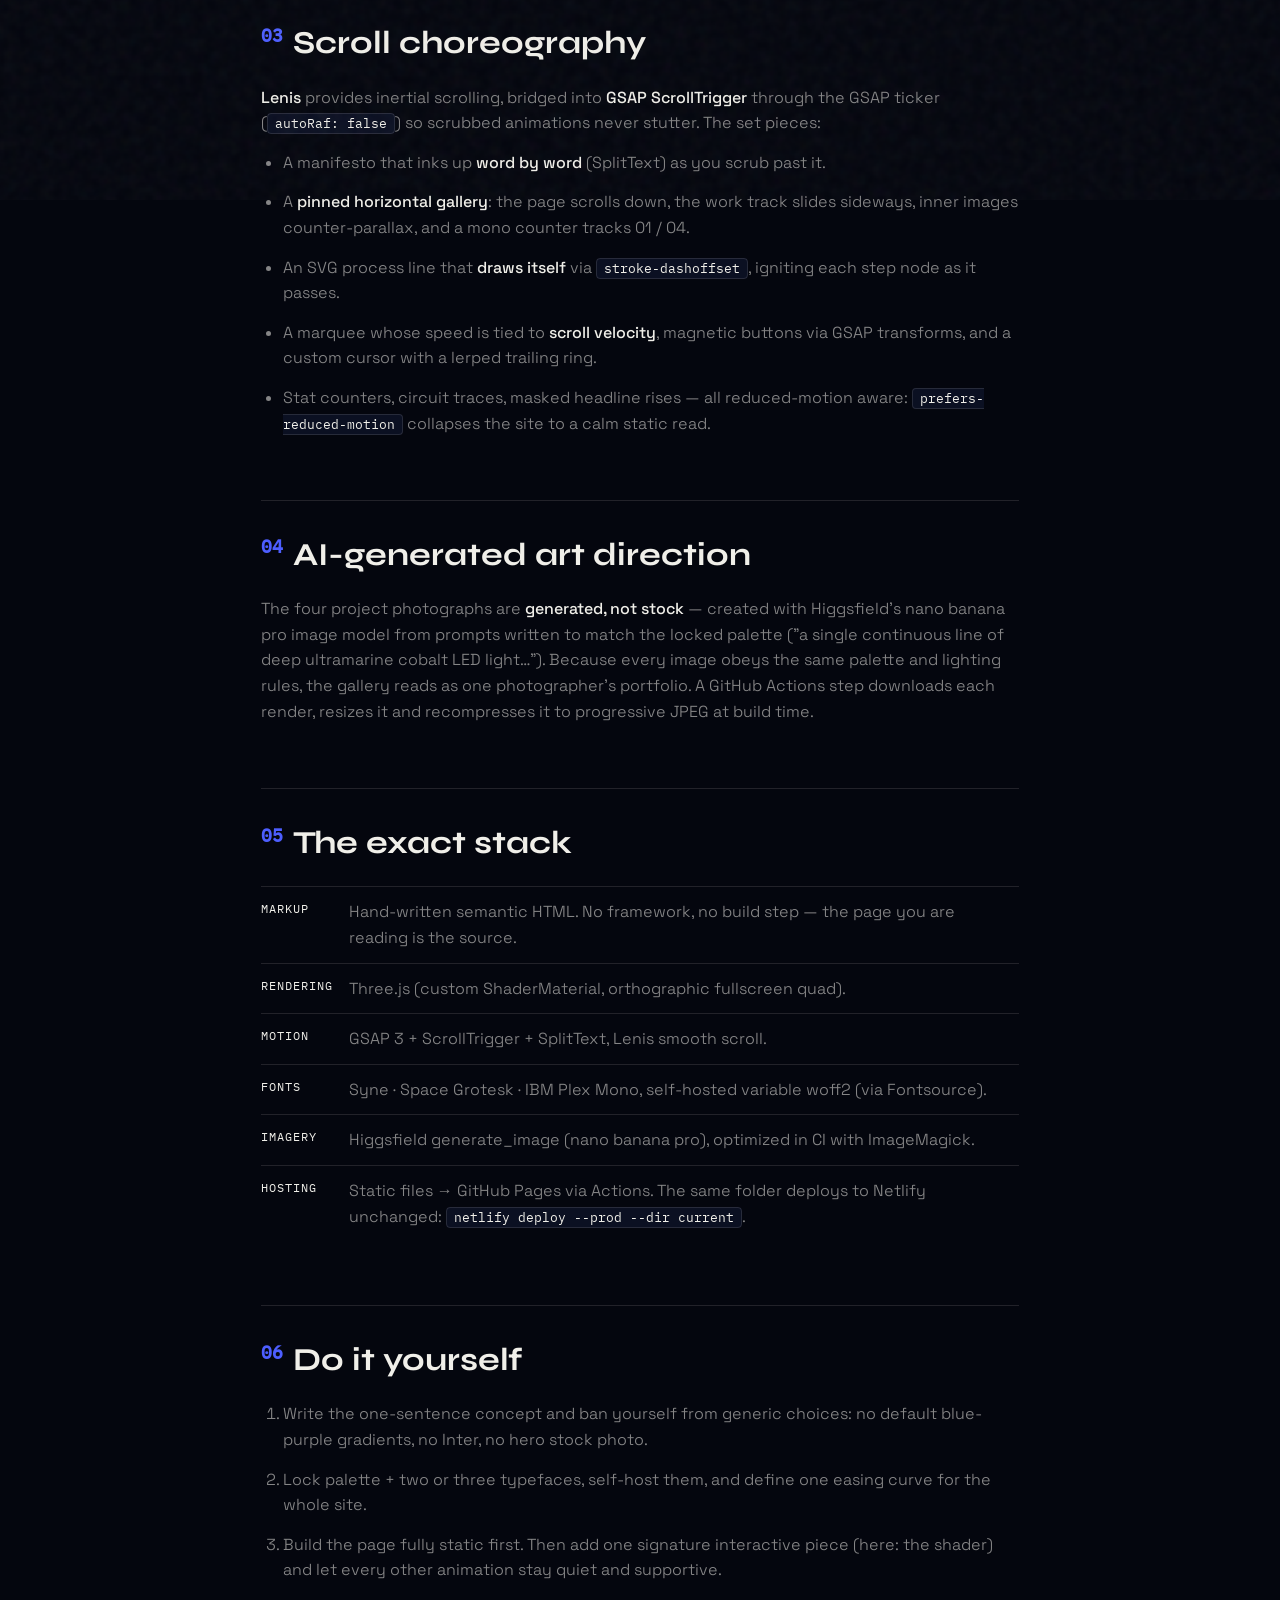
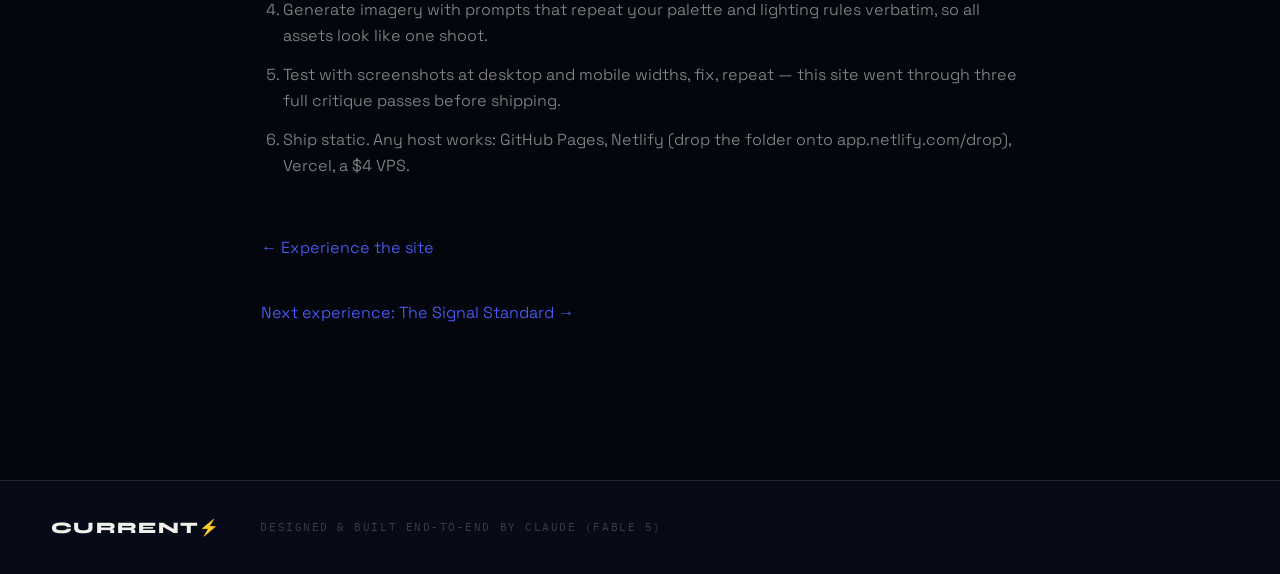
<file: current/guide/index.html>
<!DOCTYPE html>
<html lang="en">
<head>
<meta charset="UTF-8">
<meta name="viewport" content="width=device-width, initial-scale=1.0">
<title>/guide — How CURRENT Was Made</title>
<meta name="description" content="How this site was designed and built end-to-end by Claude (Fable 5): custom WebGL shaders, GSAP choreography, AI-generated assets, and the exact recipe to do it yourself.">
<link rel="icon" href="data:image/svg+xml,%3Csvg xmlns='http://www.w3.org/2000/svg' viewBox='0 0 64 64'%3E%3Crect width='64' height='64' rx='14' fill='%23050810'/%3E%3Cpath d='M36 8 L20 36 h10 L26 56 L46 26 h-11 z' fill='%232438ff'/%3E%3C/svg%3E">
<link rel="stylesheet" href="../css/main.css">
<style>
  .guide {
    max-width: 860px;
    margin: 0 auto;
    padding: 140px var(--gutter) 100px;
  }
  .guide__kicker { color: var(--cobalt-bright); margin-bottom: 18px; display: block; }
  .guide h1 {
    font-family: var(--font-display);
    font-weight: 800;
    font-size: clamp(34px, 6vw, 72px);
    line-height: 1;
    margin-bottom: 22px;
  }
  .guide__intro { color: var(--dim); font-size: 17px; max-width: 620px; margin-bottom: 64px; }
  .guide h2 {
    font-family: var(--font-display);
    font-weight: 700;
    font-size: clamp(22px, 3vw, 32px);
    margin: 64px 0 16px;
    padding-top: 28px;
    border-top: 1px solid var(--hairline);
  }
  .guide h2 .n { color: var(--cobalt-bright); font-family: var(--font-mono); font-size: 0.55em; vertical-align: super; margin-right: 10px; }
  .guide p, .guide li { color: var(--dim); margin-bottom: 14px; }
  .guide ul, .guide ol { padding-left: 22px; margin-bottom: 16px; }
  .guide strong { color: var(--paper); font-weight: 500; }
  .guide code {
    font-family: var(--font-mono);
    font-size: 13px;
    background: var(--panel);
    border: 1px solid var(--hairline);
    border-radius: 4px;
    padding: 1px 7px;
    color: var(--paper);
  }
  .guide pre {
    background: var(--panel);
    border: 1px solid var(--hairline);
    border-radius: 8px;
    padding: 18px 20px;
    overflow-x: auto;
    margin-bottom: 18px;
  }
  .guide pre code { background: none; border: none; padding: 0; color: var(--dim); }
  .guide__back {
    display: inline-block;
    margin-bottom: 40px;
    color: var(--cobalt-bright);
    text-decoration: none;
  }
  .guide__back:hover { color: var(--paper); }
  .stack-table { width: 100%; border-collapse: collapse; margin: 18px 0 6px; }
  .stack-table td {
    border-top: 1px solid var(--hairline);
    padding: 12px 16px 12px 0;
    color: var(--dim);
    vertical-align: top;
  }
  .stack-table td:first-child { color: var(--paper); font-family: var(--font-mono); font-size: 12px; letter-spacing: 0.08em; text-transform: uppercase; white-space: nowrap; }
  .cursor, .hud, .loader { display: none !important; }
</style>
</head>
<body>
  <header class="chrome">
    <a class="chrome__brand" href="../index.html">
      <svg class="chrome__bolt" viewBox="0 0 64 64" width="22" height="22" aria-hidden="true"><path d="M36 8 L20 36 h10 L26 56 L46 26 h-11 z" fill="currentColor"/></svg>
      <span class="chrome__word">CURRENT</span>
      <span class="chrome__by mono">/guide</span>
    </a>
    <a class="btn-pill" href="../index.html"><span class="btn-pill__text">← Back to the site</span><span class="btn-pill__fill" aria-hidden="true"></span></a>
  </header>

  <main class="guide">
    <span class="guide__kicker mono">MAKING-OF — NO SECRETS KEPT</span>
    <h1>How this site was made</h1>
    <p class="guide__intro">
      CURRENT was designed and built end-to-end by <strong>Claude (Fable 5)</strong>, working
      autonomously: concept, art direction, copywriting, custom shaders, animation and deployment.
      This page is the honest recipe, so you can do the same.
    </p>

    <h2><span class="n">01</span>Concept before code</h2>
    <p>Every strong site starts as a sentence, not a wireframe. The brief here:
      <strong>"low-voltage wiring is the invisible nervous system of a building"</strong> — so the whole
      experience behaves like signal: dark space, thin lines of light, pulses that travel.
      Palette, type and motion were all locked before any HTML existed:</p>
    <table class="stack-table">
      <tr><td>Palette</td><td>Ink blue-black <code>#04060e</code>, electric ultramarine <code>#2438ff</code>, warm paper <code>#f0efe9</code>, one drop of vermilion <code>#ff4d26</code> reserved for "live" moments.</td></tr>
      <tr><td>Type</td><td><strong>Syne</strong> (variable, 800 for display), <strong>Space Grotesk</strong> for prose, <strong>IBM Plex Mono</strong> for HUD labels. All self-hosted as woff2.</td></tr>
      <tr><td>Motion law</td><td>Everything eases with <code>cubic-bezier(0.22,1,0.36,1)</code>; nothing fades from nowhere — content rises out of masked lines.</td></tr>
    </table>

    <h2><span class="n">02</span>The WebGL hero: one fragment shader</h2>
    <p>The hero is not a video or a particle library preset. It is a single custom GLSL fragment
      shader drawn on a fullscreen triangle with <strong>Three.js</strong>:</p>
    <ul>
      <li><strong>Six "filaments"</strong> — each one is the distance from the pixel to a curve whose
        shape is layered value noise drifting over time. Distance becomes light:
        <code>0.0016 / (d + 0.0016)</code> gives the hot core, a wider term gives the halo.</li>
      <li><strong>Travelling pulses</strong> — a <code>fract(x - time · rate)</code> sawtooth pushed through
        a sharp gaussian makes white packets of light run down each line at different speeds.</li>
      <li><strong>Cursor bends the field</strong> — a gaussian displacement centered on the mouse pushes
        the filaments away, so the signal feels alive under your hand.</li>
      <li>The background is a two-stop gradient plus fractal noise nebula, a drifting dot grid tied to
        scroll, a vignette, and a dither pass to kill gradient banding.</li>
    </ul>
    <p>DPR is capped at 1.75 and the render loop pauses when the hero leaves the viewport or the tab
      hides — spectacle should never cost battery in the background.</p>

    <h2><span class="n">03</span>Scroll choreography</h2>
    <p><strong>Lenis</strong> provides inertial scrolling, bridged into <strong>GSAP ScrollTrigger</strong>
      through the GSAP ticker (<code>autoRaf: false</code>) so scrubbed animations never stutter.
      The set pieces:</p>
    <ul>
      <li>A manifesto that inks up <strong>word by word</strong> (SplitText) as you scrub past it.</li>
      <li>A <strong>pinned horizontal gallery</strong>: the page scrolls down, the work track slides
        sideways, inner images counter-parallax, and a mono counter tracks 01 / 04.</li>
      <li>An SVG process line that <strong>draws itself</strong> via <code>stroke-dashoffset</code>, igniting
        each step node as it passes.</li>
      <li>A marquee whose speed is tied to <strong>scroll velocity</strong>, magnetic buttons via GSAP
        transforms, and a custom cursor with a lerped trailing ring.</li>
      <li>Stat counters, circuit traces, masked headline rises — all reduced-motion aware:
        <code>prefers-reduced-motion</code> collapses the site to a calm static read.</li>
    </ul>

    <h2><span class="n">04</span>AI-generated art direction</h2>
    <p>The four project photographs are <strong>generated, not stock</strong> — created with
      Higgsfield's nano banana pro image model from prompts written to match the locked palette
      ("a single continuous line of deep ultramarine cobalt LED light…"). Because every image obeys
      the same palette and lighting rules, the gallery reads as one photographer's portfolio.
      A GitHub Actions step downloads each render, resizes it and recompresses it to progressive JPEG
      at build time.</p>

    <h2><span class="n">05</span>The exact stack</h2>
    <table class="stack-table">
      <tr><td>Markup</td><td>Hand-written semantic HTML. No framework, no build step — the page you are reading is the source.</td></tr>
      <tr><td>Rendering</td><td>Three.js (custom ShaderMaterial, orthographic fullscreen quad).</td></tr>
      <tr><td>Motion</td><td>GSAP 3 + ScrollTrigger + SplitText, Lenis smooth scroll.</td></tr>
      <tr><td>Fonts</td><td>Syne · Space Grotesk · IBM Plex Mono, self-hosted variable woff2 (via Fontsource).</td></tr>
      <tr><td>Imagery</td><td>Higgsfield generate_image (nano banana pro), optimized in CI with ImageMagick.</td></tr>
      <tr><td>Hosting</td><td>Static files → GitHub Pages via Actions. The same folder deploys to Netlify unchanged: <code>netlify deploy --prod --dir current</code>.</td></tr>
    </table>

    <h2><span class="n">06</span>Do it yourself</h2>
    <ol>
      <li>Write the one-sentence concept and ban yourself from generic choices: no default blue-purple gradients, no Inter, no hero stock photo.</li>
      <li>Lock palette + two or three typefaces, self-host them, and define one easing curve for the whole site.</li>
      <li>Build the page fully static first. Then add one signature interactive piece (here: the shader) and let every other animation stay quiet and supportive.</li>
      <li>Generate imagery with prompts that repeat your palette and lighting rules verbatim, so all assets look like one shoot.</li>
      <li>Test with screenshots at desktop and mobile widths, fix, repeat — this site went through three full critique passes before shipping.</li>
      <li>Ship static. Any host works: GitHub Pages, Netlify (drop the folder onto app.netlify.com/drop), Vercel, a $4 VPS.</li>
    </ol>

    <p style="margin-top: 56px;">
      <a class="guide__back" href="../index.html">← Experience the site</a><br>
      <a class="guide__back" href="../../signal/index.html">Next experience: The Signal Standard →</a>
    </p>
  </main>

  <footer class="footer">
    <div class="footer__grid">
      <span class="footer__brand">CURRENT<span class="footer__bolt">⚡</span></span>
      <span class="mono footer__note">Designed &amp; built end-to-end by Claude (Fable 5)</span>
    </div>
  </footer>
</body>
</html>
</file>
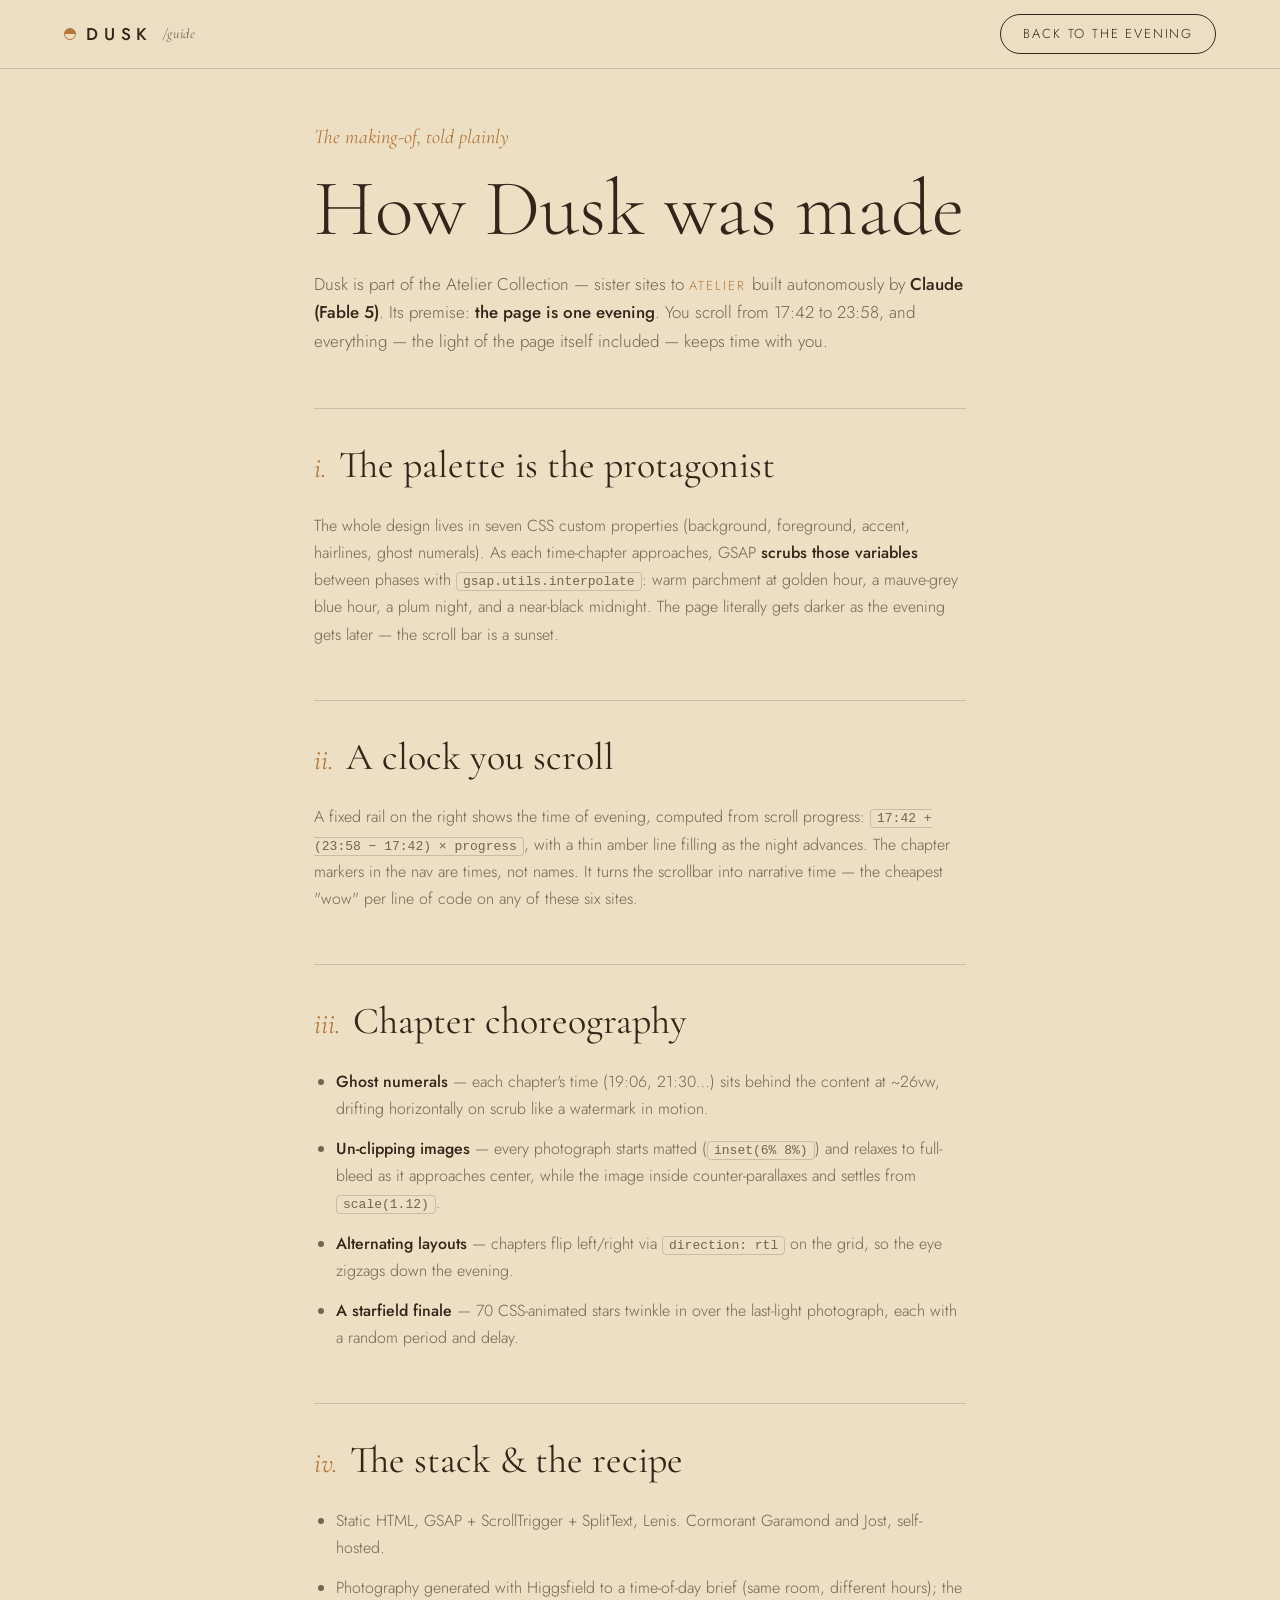
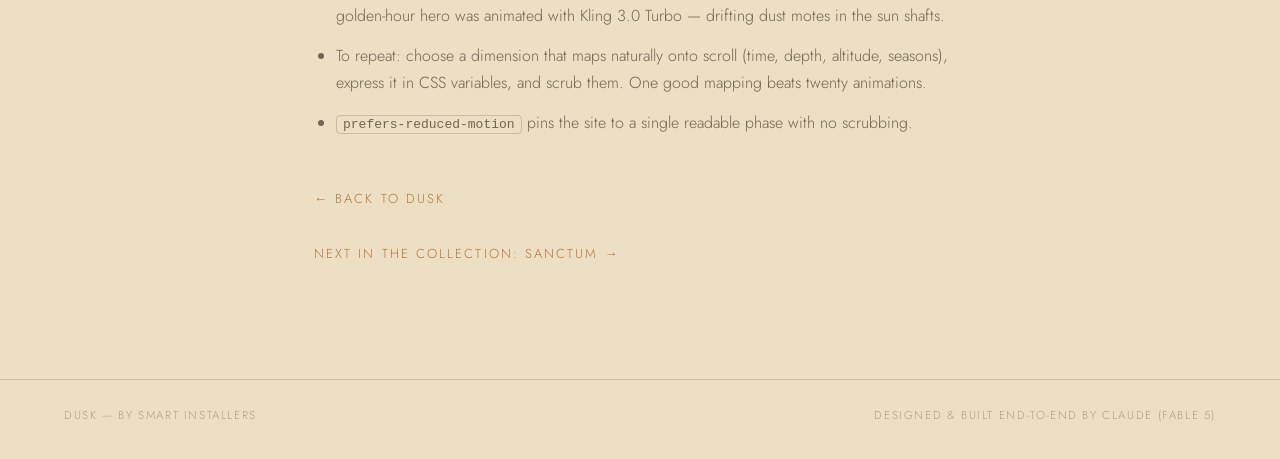
<file: dusk/guide/index.html>
<!DOCTYPE html>
<html lang="en">
<head>
<meta charset="UTF-8">
<meta name="viewport" content="width=device-width, initial-scale=1.0">
<title>/guide — How Dusk Was Made</title>
<meta name="description" content="How this evening-scrub scroll story was built by Claude (Fable 5): a page whose palette falls from golden hour to midnight, a scroll-driven clock, and the recipe to repeat it.">
<link rel="icon" href="data:image/svg+xml,%3Csvg xmlns='http://www.w3.org/2000/svg' viewBox='0 0 64 64'%3E%3Crect width='64' height='64' rx='32' fill='%231A1622'/%3E%3Ccircle cx='32' cy='40' r='14' fill='%23E5B96F'/%3E%3Crect x='10' y='40' width='44' height='16' fill='%231A1622'/%3E%3C/svg%3E">
<link rel="stylesheet" href="../css/main.css">
<style>
  .veil { display: none; }
  .guide { max-width: 780px; margin: 0 auto; padding: 120px var(--gutter) 100px; }
  .guide__kicker { color: var(--accent); font-size: 20px; display: block; margin-bottom: 14px; }
  .guide h1 { font-family: var(--serif); font-weight: 300; font-size: clamp(40px, 6.6vw, 80px); line-height: 1.02; margin-bottom: 20px; }
  .guide__intro { color: var(--fg-soft); font-size: 17px; margin-bottom: 54px; }
  .guide h2 { font-family: var(--serif); font-weight: 400; font-size: clamp(26px, 3.4vw, 38px); margin: 52px 0 14px; padding-top: 24px; border-top: 1px solid var(--hairline); }
  .guide h2 .n { font-style: italic; color: var(--accent); font-size: 0.74em; margin-right: 12px; }
  .guide p, .guide li { color: var(--fg-soft); margin-bottom: 13px; }
  .guide strong { color: var(--fg); font-weight: 500; }
  .guide ul, .guide ol { padding-left: 22px; margin-bottom: 14px; }
  .guide code { font-family: ui-monospace, monospace; font-size: 13px; border: 1px solid var(--hairline); border-radius: 4px; padding: 1px 6px; }
  .guide__back { color: var(--accent); text-decoration: none; font-size: 13px; letter-spacing: 0.16em; text-transform: uppercase; }
  .guide__back:hover { color: var(--fg); }
</style>
</head>
<body>
  <header class="bar is-scrolled">
    <a class="bar__brand" href="../index.html"><span class="bar__disc" aria-hidden="true"></span>DUSK<span class="bar__by serif-i">/guide</span></a>
    <nav class="bar__nav"><a class="bar__cta" href="../index.html">Back to the evening</a></nav>
  </header>

  <main class="guide">
    <span class="guide__kicker serif-i">The making-of, told plainly</span>
    <h1>How Dusk was made</h1>
    <p class="guide__intro">
      Dusk is part of the Atelier Collection — sister sites to
      <a class="guide__back" href="../../atelier/index.html">Atelier</a> built autonomously by
      <strong>Claude (Fable 5)</strong>. Its premise: <strong>the page is one evening</strong>.
      You scroll from 17:42 to 23:58, and everything — the light of the page itself included —
      keeps time with you.
    </p>

    <h2><span class="n">i.</span>The palette is the protagonist</h2>
    <p>The whole design lives in seven CSS custom properties (background, foreground, accent,
      hairlines, ghost numerals). As each time-chapter approaches, GSAP <strong>scrubs those
      variables</strong> between phases with <code>gsap.utils.interpolate</code>: warm parchment
      at golden hour, a mauve-grey blue hour, a plum night, and a near-black midnight. The page
      literally gets darker as the evening gets later — the scroll bar is a sunset.</p>

    <h2><span class="n">ii.</span>A clock you scroll</h2>
    <p>A fixed rail on the right shows the time of evening, computed from scroll progress:
      <code>17:42 + (23:58 − 17:42) × progress</code>, with a thin amber line filling as the
      night advances. The chapter markers in the nav are times, not names. It turns the
      scrollbar into narrative time — the cheapest "wow" per line of code on any of these six
      sites.</p>

    <h2><span class="n">iii.</span>Chapter choreography</h2>
    <ul>
      <li><strong>Ghost numerals</strong> — each chapter's time (19:06, 21:30…) sits behind the content at ~26vw, drifting horizontally on scrub like a watermark in motion.</li>
      <li><strong>Un-clipping images</strong> — every photograph starts matted (<code>inset(6% 8%)</code>) and relaxes to full-bleed as it approaches center, while the image inside counter-parallaxes and settles from <code>scale(1.12)</code>.</li>
      <li><strong>Alternating layouts</strong> — chapters flip left/right via <code>direction: rtl</code> on the grid, so the eye zigzags down the evening.</li>
      <li><strong>A starfield finale</strong> — 70 CSS-animated stars twinkle in over the last-light photograph, each with a random period and delay.</li>
    </ul>

    <h2><span class="n">iv.</span>The stack &amp; the recipe</h2>
    <ul>
      <li>Static HTML, GSAP + ScrollTrigger + SplitText, Lenis. Cormorant Garamond and Jost, self-hosted.</li>
      <li>Photography generated with Higgsfield to a time-of-day brief (same room, different hours); the golden-hour hero was animated with Kling 3.0 Turbo — drifting dust motes in the sun shafts.</li>
      <li>To repeat: choose a dimension that maps naturally onto scroll (time, depth, altitude, seasons), express it in CSS variables, and scrub them. One good mapping beats twenty animations.</li>
      <li><code>prefers-reduced-motion</code> pins the site to a single readable phase with no scrubbing.</li>
    </ul>

    <p style="margin-top: 48px;">
      <a class="guide__back" href="../index.html">← Back to Dusk</a><br><br>
      <a class="guide__back" href="../../sanctum/index.html">Next in the collection: Sanctum →</a>
    </p>
  </main>

  <footer class="foot">
    <span>DUSK — by Smart Installers</span>
    <span>Designed &amp; built end-to-end by Claude (Fable 5)</span>
  </footer>
</body>
</html>
</file>
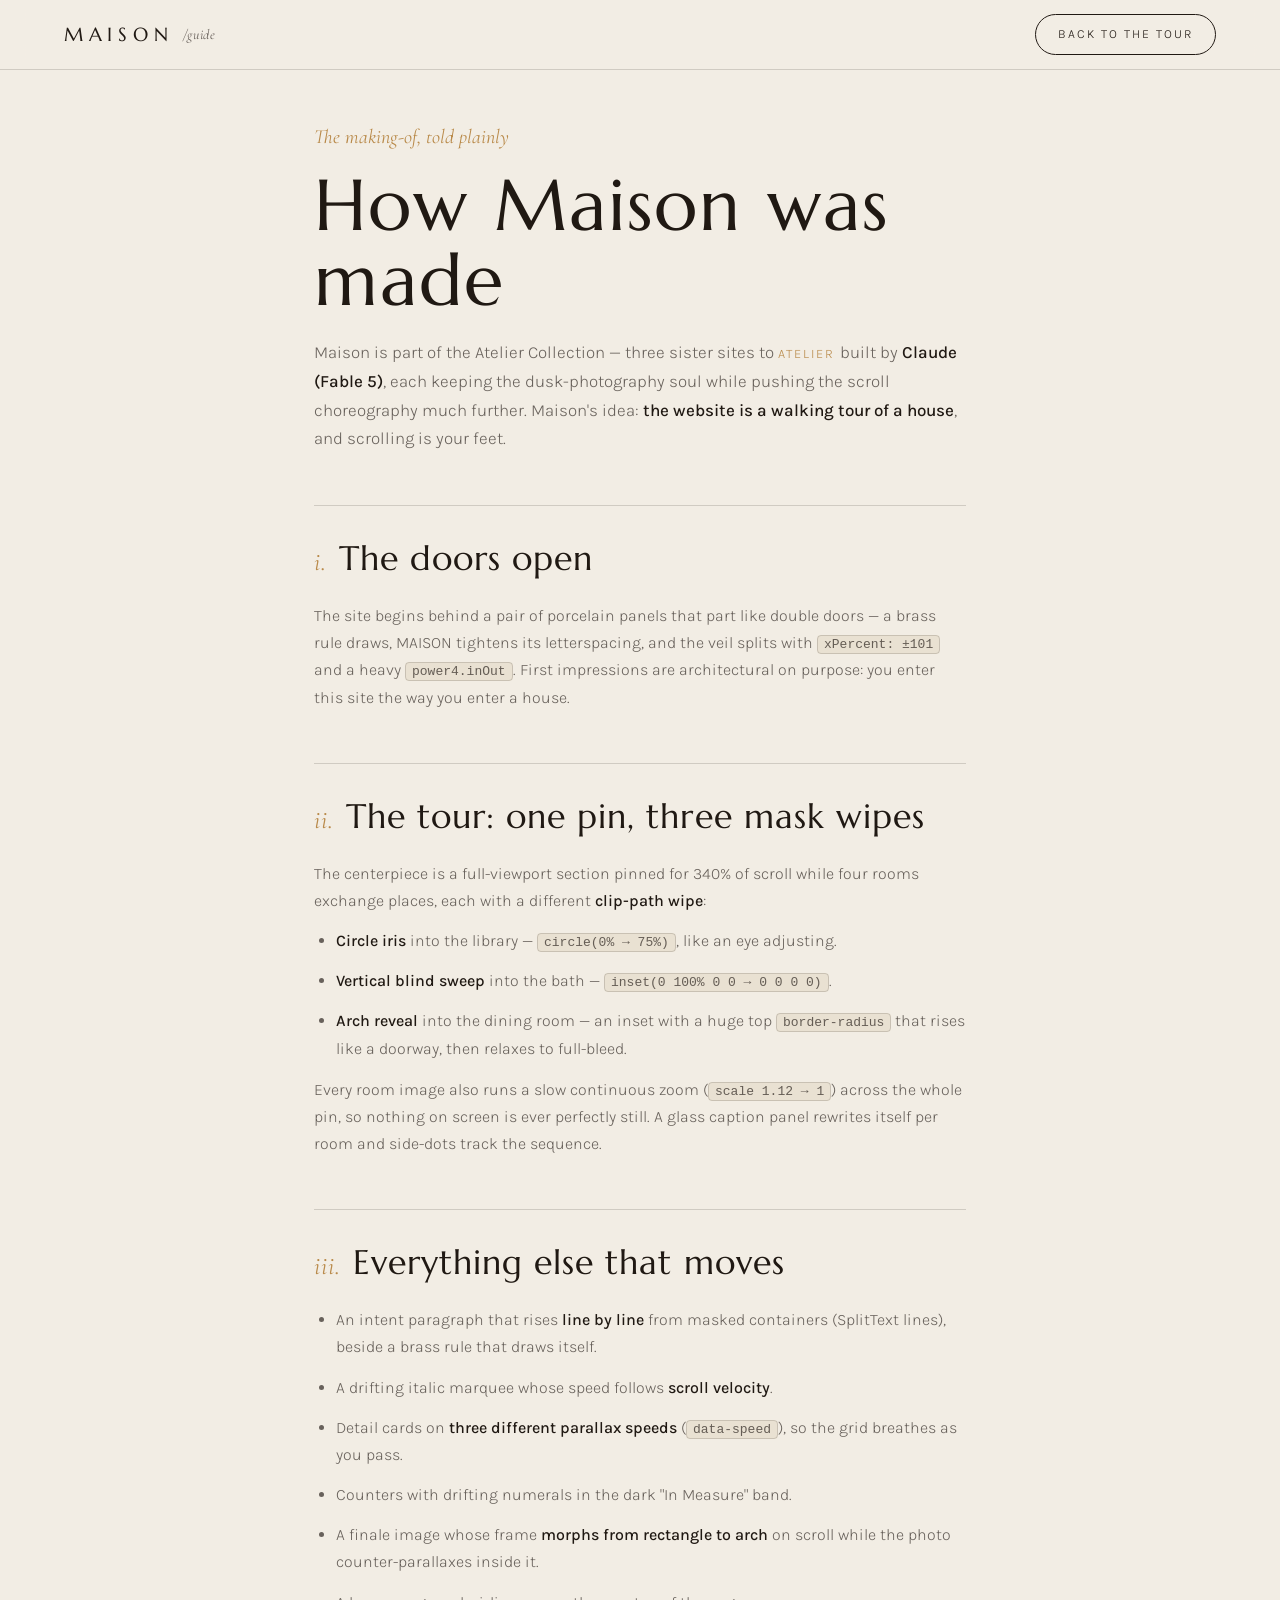
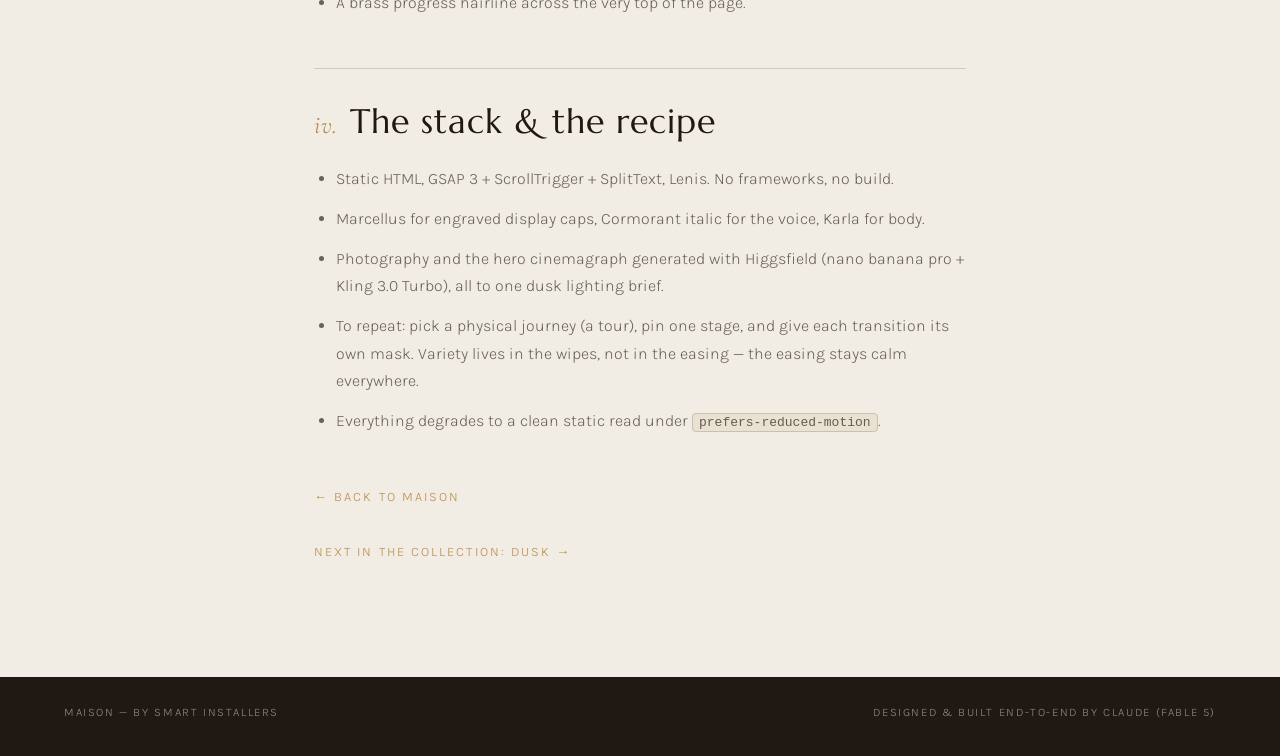
<file: maison/guide/index.html>
<!DOCTYPE html>
<html lang="en">
<head>
<meta charset="UTF-8">
<meta name="viewport" content="width=device-width, initial-scale=1.0">
<title>/guide — How Maison Was Made</title>
<meta name="description" content="How this dusk house-tour site was built by Claude (Fable 5): pinned mask-wipe room transitions, a double-door opening, parallax numerals, and the recipe to repeat it.">
<link rel="icon" href="data:image/svg+xml,%3Csvg xmlns='http://www.w3.org/2000/svg' viewBox='0 0 64 64'%3E%3Crect width='64' height='64' rx='10' fill='%23F2EDE4'/%3E%3Cpath d='M18 52 V30 a14 14 0 0 1 28 0 V52 Z' fill='none' stroke='%23201913' stroke-width='2.4'/%3E%3Ccircle cx='32' cy='34' r='3' fill='%23B98A4A'/%3E%3C/svg%3E">
<link rel="stylesheet" href="../css/main.css">
<style>
  .veil { display: none; }
  .guide { max-width: 780px; margin: 0 auto; padding: 120px var(--gutter) 100px; }
  .guide__kicker { color: var(--brass); font-size: 20px; display: block; margin-bottom: 14px; }
  .guide h1 { font-family: var(--display); font-weight: 400; font-size: clamp(36px, 6.2vw, 72px); line-height: 1.04; letter-spacing: 0.03em; margin-bottom: 20px; }
  .guide__intro { color: var(--ink-soft); font-size: 17px; margin-bottom: 54px; }
  .guide h2 { font-family: var(--display); font-weight: 400; font-size: clamp(23px, 3.2vw, 34px); letter-spacing: 0.03em; margin: 52px 0 14px; padding-top: 24px; border-top: 1px solid var(--hairline); }
  .guide h2 .n { font-family: var(--serif); font-style: italic; color: var(--brass); font-size: 0.74em; margin-right: 12px; }
  .guide p, .guide li { color: var(--ink-soft); margin-bottom: 13px; }
  .guide strong { color: var(--ink); font-weight: 500; }
  .guide ul, .guide ol { padding-left: 22px; margin-bottom: 14px; }
  .guide code { font-family: ui-monospace, monospace; font-size: 13px; background: var(--porcelain-deep); border: 1px solid var(--hairline); border-radius: 4px; padding: 1px 6px; }
  .guide__back { color: var(--brass); text-decoration: none; font-size: 13px; letter-spacing: 0.16em; text-transform: uppercase; }
  .guide__back:hover { color: var(--ink); }
</style>
</head>
<body>
  <header class="bar is-scrolled">
    <a class="bar__brand" href="../index.html">MAISON<span class="bar__by serif-i">/guide</span></a>
    <nav class="bar__nav"><a class="bar__cta" href="../index.html">Back to the tour</a></nav>
  </header>

  <main class="guide">
    <span class="guide__kicker serif-i">The making-of, told plainly</span>
    <h1>How Maison was made</h1>
    <p class="guide__intro">
      Maison is part of the Atelier Collection — three sister sites to
      <a class="guide__back" href="../../atelier/index.html">Atelier</a> built by
      <strong>Claude (Fable 5)</strong>, each keeping the dusk-photography soul while pushing
      the scroll choreography much further. Maison's idea: <strong>the website is a walking
      tour of a house</strong>, and scrolling is your feet.
    </p>

    <h2><span class="n">i.</span>The doors open</h2>
    <p>The site begins behind a pair of porcelain panels that part like double doors — a brass
      rule draws, MAISON tightens its letterspacing, and the veil splits with
      <code>xPercent: ±101</code> and a heavy <code>power4.inOut</code>. First impressions are
      architectural on purpose: you enter this site the way you enter a house.</p>

    <h2><span class="n">ii.</span>The tour: one pin, three mask wipes</h2>
    <p>The centerpiece is a full-viewport section pinned for 340% of scroll while four rooms
      exchange places, each with a different <strong>clip-path wipe</strong>:</p>
    <ul>
      <li><strong>Circle iris</strong> into the library — <code>circle(0% → 75%)</code>, like an eye adjusting.</li>
      <li><strong>Vertical blind sweep</strong> into the bath — <code>inset(0 100% 0 0 → 0 0 0 0)</code>.</li>
      <li><strong>Arch reveal</strong> into the dining room — an inset with a huge top
        <code>border-radius</code> that rises like a doorway, then relaxes to full-bleed.</li>
    </ul>
    <p>Every room image also runs a slow continuous zoom (<code>scale 1.12 → 1</code>) across the
      whole pin, so nothing on screen is ever perfectly still. A glass caption panel rewrites
      itself per room and side-dots track the sequence.</p>

    <h2><span class="n">iii.</span>Everything else that moves</h2>
    <ul>
      <li>An intent paragraph that rises <strong>line by line</strong> from masked containers (SplitText lines), beside a brass rule that draws itself.</li>
      <li>A drifting italic marquee whose speed follows <strong>scroll velocity</strong>.</li>
      <li>Detail cards on <strong>three different parallax speeds</strong> (<code>data-speed</code>), so the grid breathes as you pass.</li>
      <li>Counters with drifting numerals in the dark "In Measure" band.</li>
      <li>A finale image whose frame <strong>morphs from rectangle to arch</strong> on scroll while the photo counter-parallaxes inside it.</li>
      <li>A brass progress hairline across the very top of the page.</li>
    </ul>

    <h2><span class="n">iv.</span>The stack &amp; the recipe</h2>
    <ul>
      <li>Static HTML, GSAP 3 + ScrollTrigger + SplitText, Lenis. No frameworks, no build.</li>
      <li>Marcellus for engraved display caps, Cormorant italic for the voice, Karla for body.</li>
      <li>Photography and the hero cinemagraph generated with Higgsfield (nano banana pro + Kling 3.0 Turbo), all to one dusk lighting brief.</li>
      <li>To repeat: pick a physical journey (a tour), pin one stage, and give each transition its own mask. Variety lives in the wipes, not in the easing — the easing stays calm everywhere.</li>
      <li>Everything degrades to a clean static read under <code>prefers-reduced-motion</code>.</li>
    </ul>

    <p style="margin-top: 48px;">
      <a class="guide__back" href="../index.html">← Back to Maison</a><br><br>
      <a class="guide__back" href="../../dusk/index.html">Next in the collection: Dusk →</a>
    </p>
  </main>

  <footer class="foot">
    <span>MAISON — by Smart Installers</span>
    <span>Designed &amp; built end-to-end by Claude (Fable 5)</span>
  </footer>
</body>
</html>
</file>
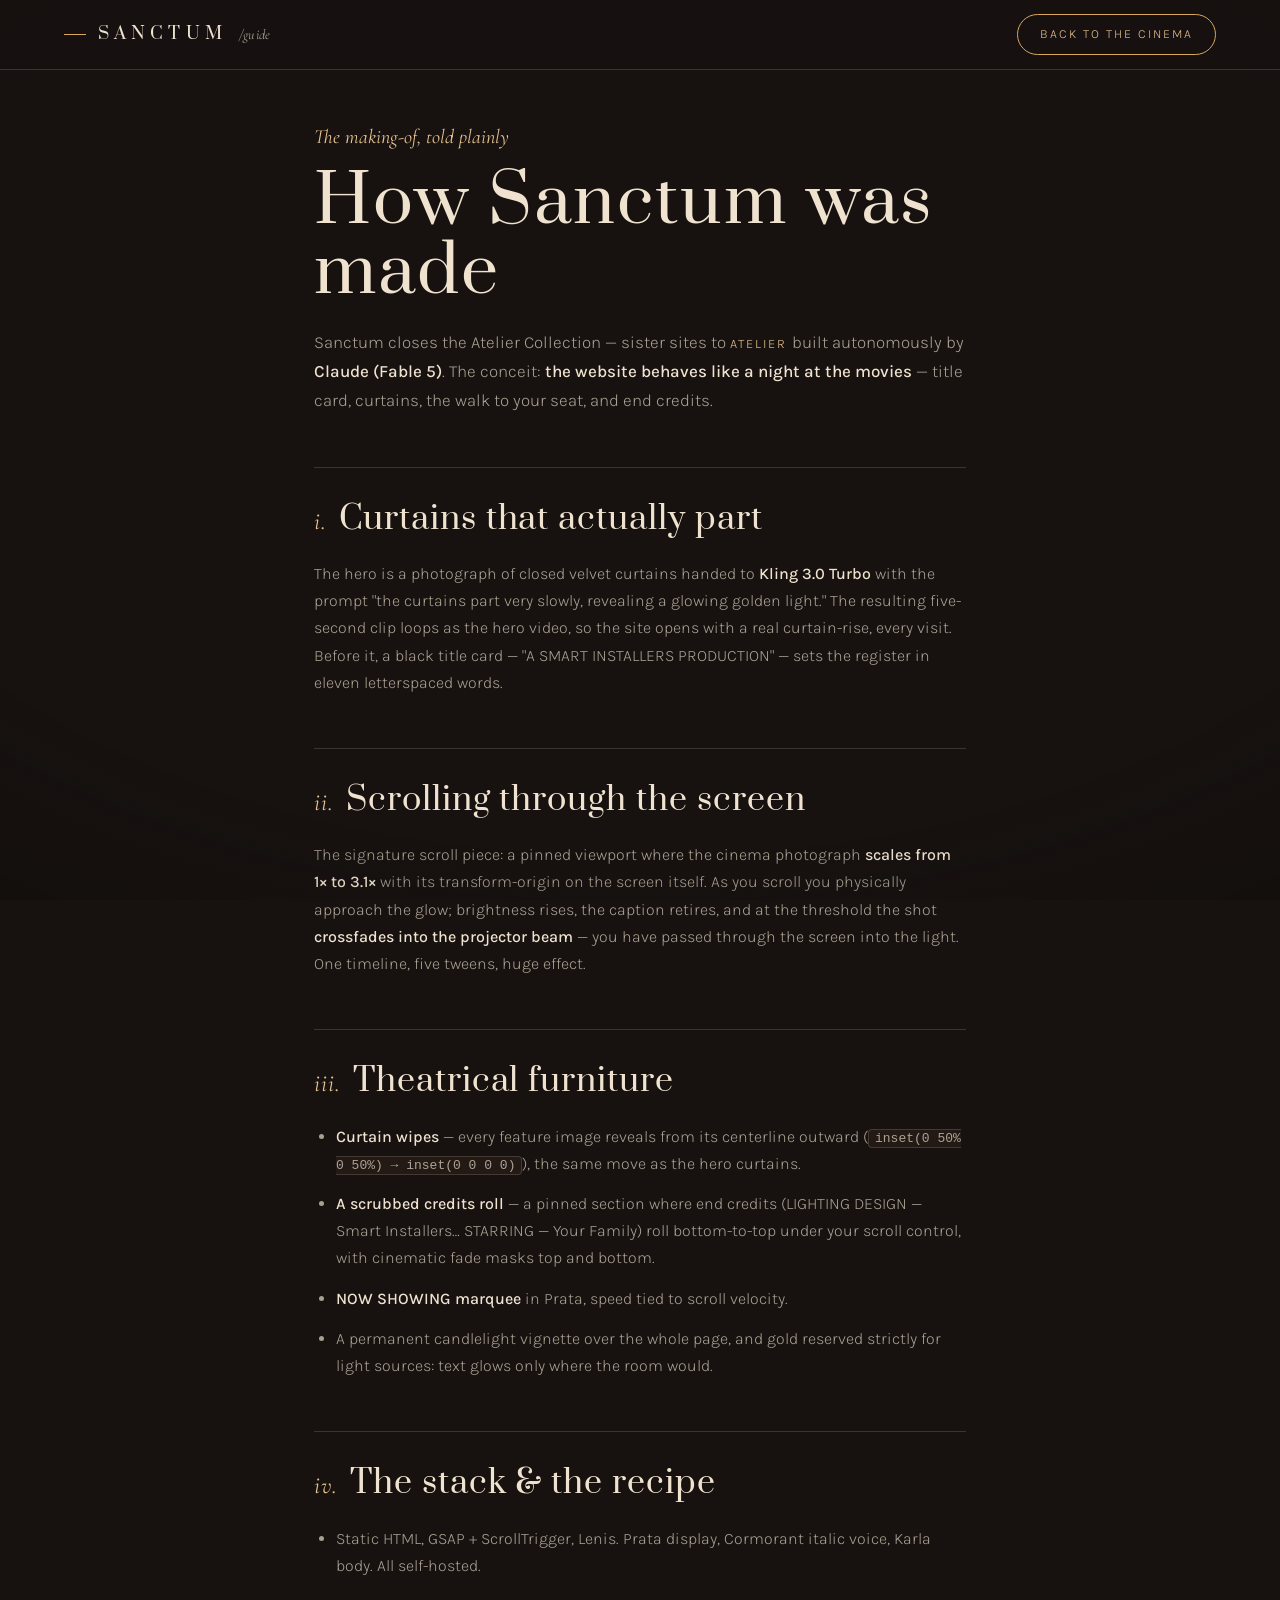
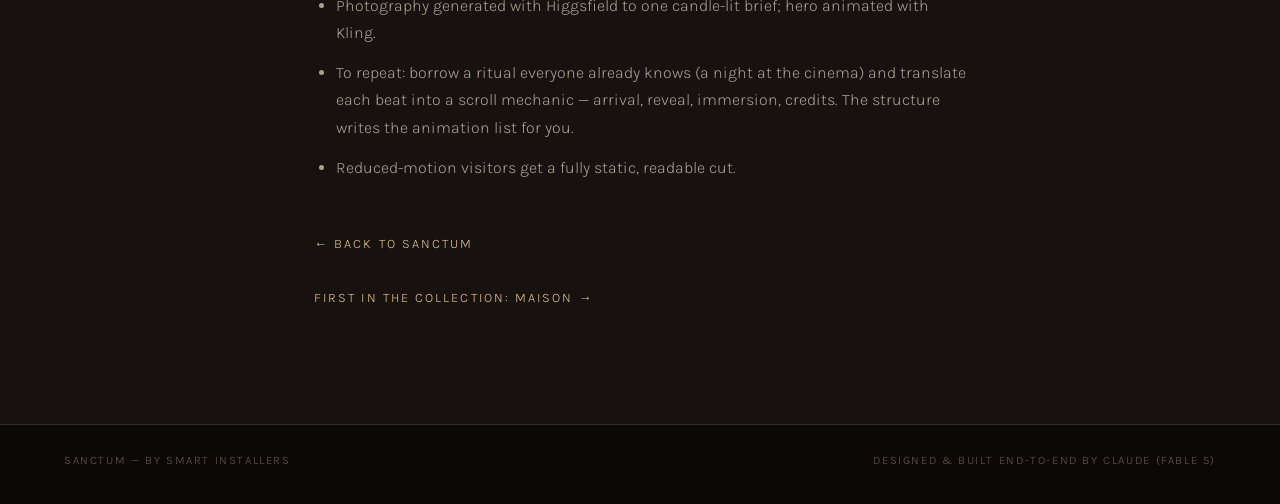
<file: sanctum/guide/index.html>
<!DOCTYPE html>
<html lang="en">
<head>
<meta charset="UTF-8">
<meta name="viewport" content="width=device-width, initial-scale=1.0">
<title>/guide — How Sanctum Was Made</title>
<meta name="description" content="How this private-cinema site was built by Claude (Fable 5): a curtain-part hero video, a scroll-zoom through the screen, curtain-wipe reveals, a scrubbed credits roll — and the recipe to repeat it.">
<link rel="icon" href="data:image/svg+xml,%3Csvg xmlns='http://www.w3.org/2000/svg' viewBox='0 0 64 64'%3E%3Crect width='64' height='64' rx='10' fill='%23171210'/%3E%3Crect x='14' y='20' width='36' height='22' rx='2' fill='%23D9A85C'/%3E%3Cpath d='M14 46 h36' stroke='%23D9A85C' stroke-width='3'/%3E%3C/svg%3E">
<link rel="stylesheet" href="../css/main.css">
<style>
  .veil { display: none; }
  .guide { max-width: 780px; margin: 0 auto; padding: 120px var(--gutter) 100px; }
  .guide__kicker { color: var(--gold-soft); font-size: 20px; display: block; margin-bottom: 14px; }
  .guide h1 { font-family: var(--display); font-weight: 400; font-size: clamp(34px, 5.8vw, 66px); line-height: 1.06; letter-spacing: 0.03em; margin-bottom: 20px; }
  .guide__intro { color: var(--cream-soft); font-size: 17px; margin-bottom: 54px; }
  .guide h2 { font-family: var(--display); font-weight: 400; font-size: clamp(22px, 3vw, 32px); letter-spacing: 0.03em; margin: 52px 0 14px; padding-top: 24px; border-top: 1px solid var(--hairline); }
  .guide h2 .n { font-family: var(--serif); font-style: italic; color: var(--gold-soft); font-size: 0.76em; margin-right: 12px; }
  .guide p, .guide li { color: var(--cream-soft); margin-bottom: 13px; }
  .guide strong { color: var(--cream); font-weight: 500; }
  .guide ul, .guide ol { padding-left: 22px; margin-bottom: 14px; }
  .guide code { font-family: ui-monospace, monospace; font-size: 13px; background: var(--velvet); border: 1px solid var(--hairline); border-radius: 4px; padding: 1px 6px; }
  .guide__back { color: var(--gold-soft); text-decoration: none; font-size: 13px; letter-spacing: 0.16em; text-transform: uppercase; }
  .guide__back:hover { color: var(--cream); }
</style>
</head>
<body>
  <header class="bar is-scrolled">
    <a class="bar__brand" href="../index.html"><span class="bar__tick" aria-hidden="true"></span>SANCTUM<span class="bar__by serif-i">/guide</span></a>
    <nav class="bar__nav"><a class="bar__cta" href="../index.html">Back to the cinema</a></nav>
  </header>

  <main class="guide">
    <span class="guide__kicker serif-i">The making-of, told plainly</span>
    <h1>How Sanctum was made</h1>
    <p class="guide__intro">
      Sanctum closes the Atelier Collection — sister sites to
      <a class="guide__back" href="../../atelier/index.html">Atelier</a> built autonomously by
      <strong>Claude (Fable 5)</strong>. The conceit: <strong>the website behaves like a night at
      the movies</strong> — title card, curtains, the walk to your seat, and end credits.</p>

    <h2><span class="n">i.</span>Curtains that actually part</h2>
    <p>The hero is a photograph of closed velvet curtains handed to <strong>Kling 3.0 Turbo</strong>
      with the prompt "the curtains part very slowly, revealing a glowing golden light."
      The resulting five-second clip loops as the hero video, so the site opens with a real
      curtain-rise, every visit. Before it, a black title card — "A SMART INSTALLERS
      PRODUCTION" — sets the register in eleven letterspaced words.</p>

    <h2><span class="n">ii.</span>Scrolling through the screen</h2>
    <p>The signature scroll piece: a pinned viewport where the cinema photograph
      <strong>scales from 1× to 3.1×</strong> with its transform-origin on the screen itself.
      As you scroll you physically approach the glow; brightness rises, the caption retires,
      and at the threshold the shot <strong>crossfades into the projector beam</strong> — you
      have passed through the screen into the light. One timeline, five tweens, huge effect.</p>

    <h2><span class="n">iii.</span>Theatrical furniture</h2>
    <ul>
      <li><strong>Curtain wipes</strong> — every feature image reveals from its centerline outward
        (<code>inset(0 50% 0 50%) → inset(0 0 0 0)</code>), the same move as the hero curtains.</li>
      <li><strong>A scrubbed credits roll</strong> — a pinned section where end credits
        (LIGHTING DESIGN — Smart Installers… STARRING — Your Family) roll bottom-to-top under
        your scroll control, with cinematic fade masks top and bottom.</li>
      <li><strong>NOW SHOWING marquee</strong> in Prata, speed tied to scroll velocity.</li>
      <li>A permanent candlelight vignette over the whole page, and gold reserved strictly for
        light sources: text glows only where the room would.</li>
    </ul>

    <h2><span class="n">iv.</span>The stack &amp; the recipe</h2>
    <ul>
      <li>Static HTML, GSAP + ScrollTrigger, Lenis. Prata display, Cormorant italic voice, Karla body. All self-hosted.</li>
      <li>Photography generated with Higgsfield to one candle-lit brief; hero animated with Kling.</li>
      <li>To repeat: borrow a ritual everyone already knows (a night at the cinema) and translate each beat into a scroll mechanic — arrival, reveal, immersion, credits. The structure writes the animation list for you.</li>
      <li>Reduced-motion visitors get a fully static, readable cut.</li>
    </ul>

    <p style="margin-top: 48px;">
      <a class="guide__back" href="../index.html">← Back to Sanctum</a><br><br>
      <a class="guide__back" href="../../maison/index.html">First in the collection: Maison →</a>
    </p>
  </main>

  <footer class="foot">
    <span>SANCTUM — by Smart Installers</span>
    <span>Designed &amp; built end-to-end by Claude (Fable 5)</span>
  </footer>
</body>
</html>
</file>
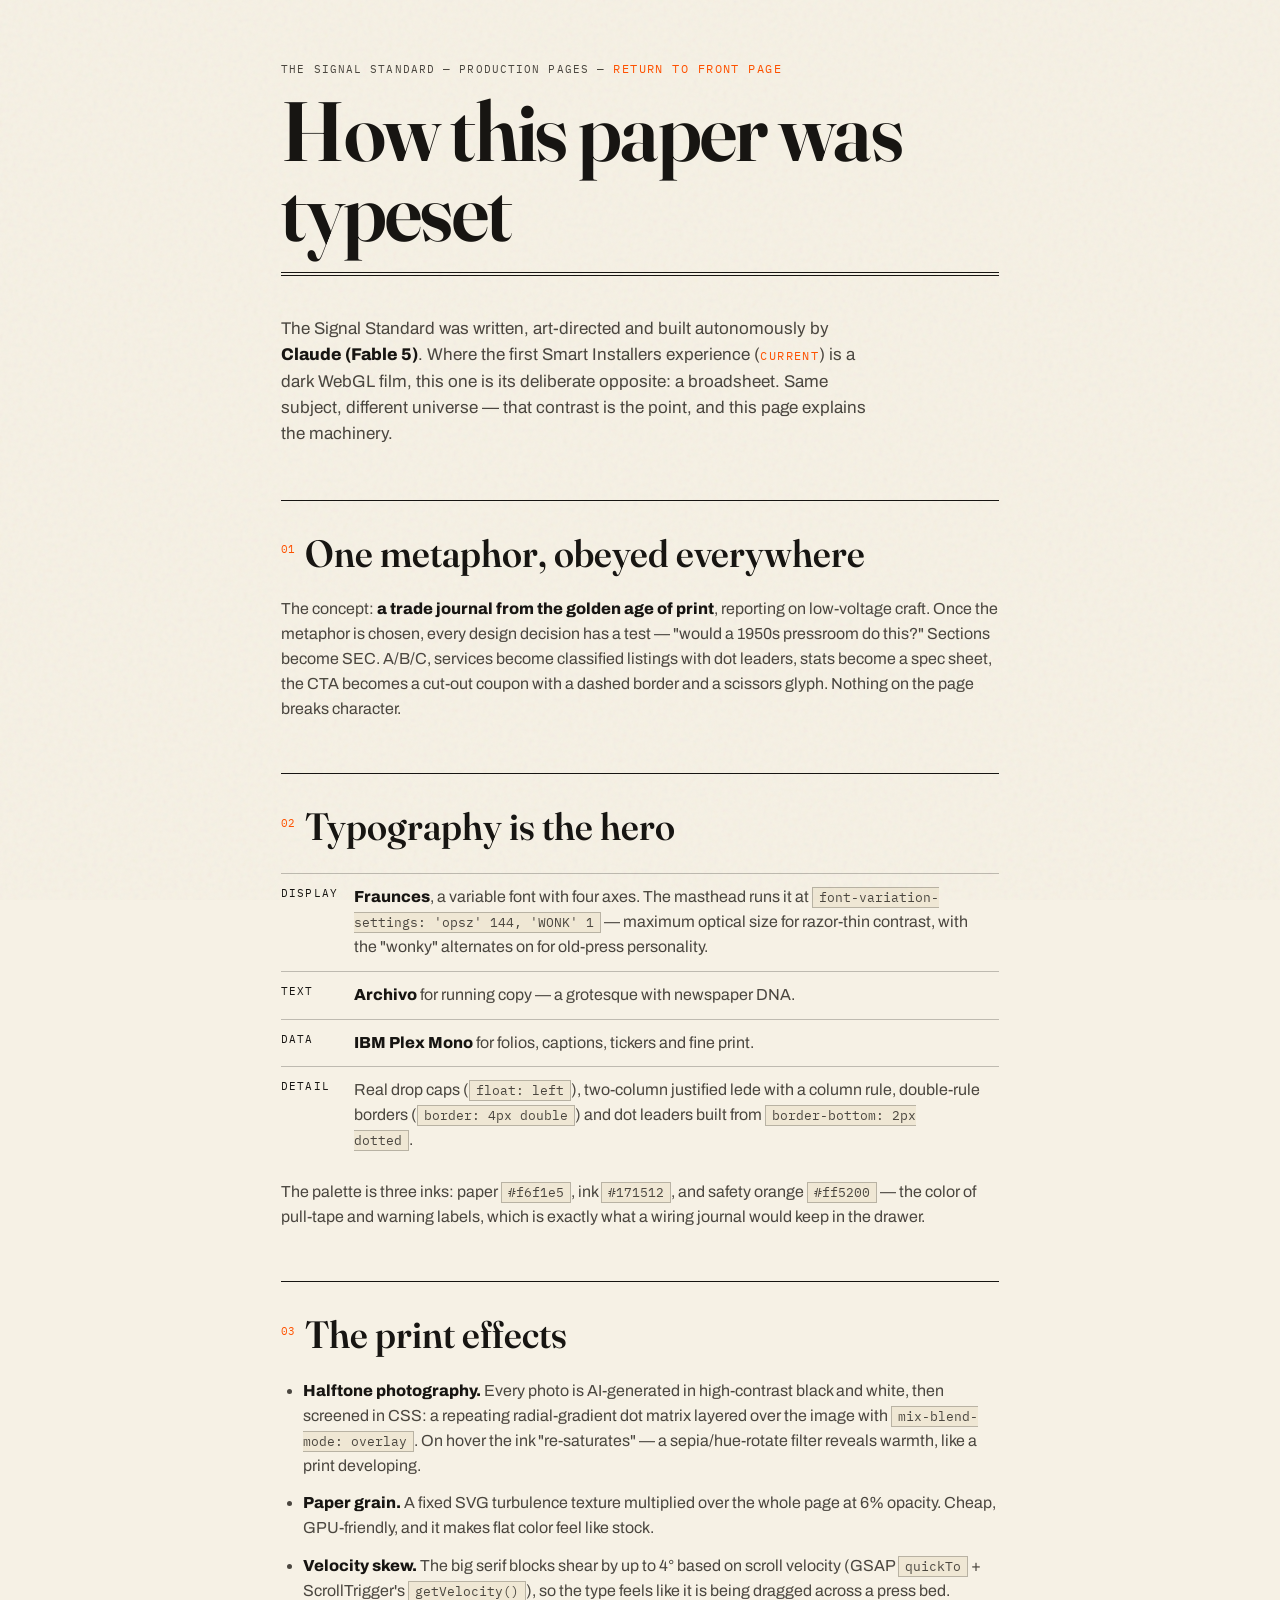
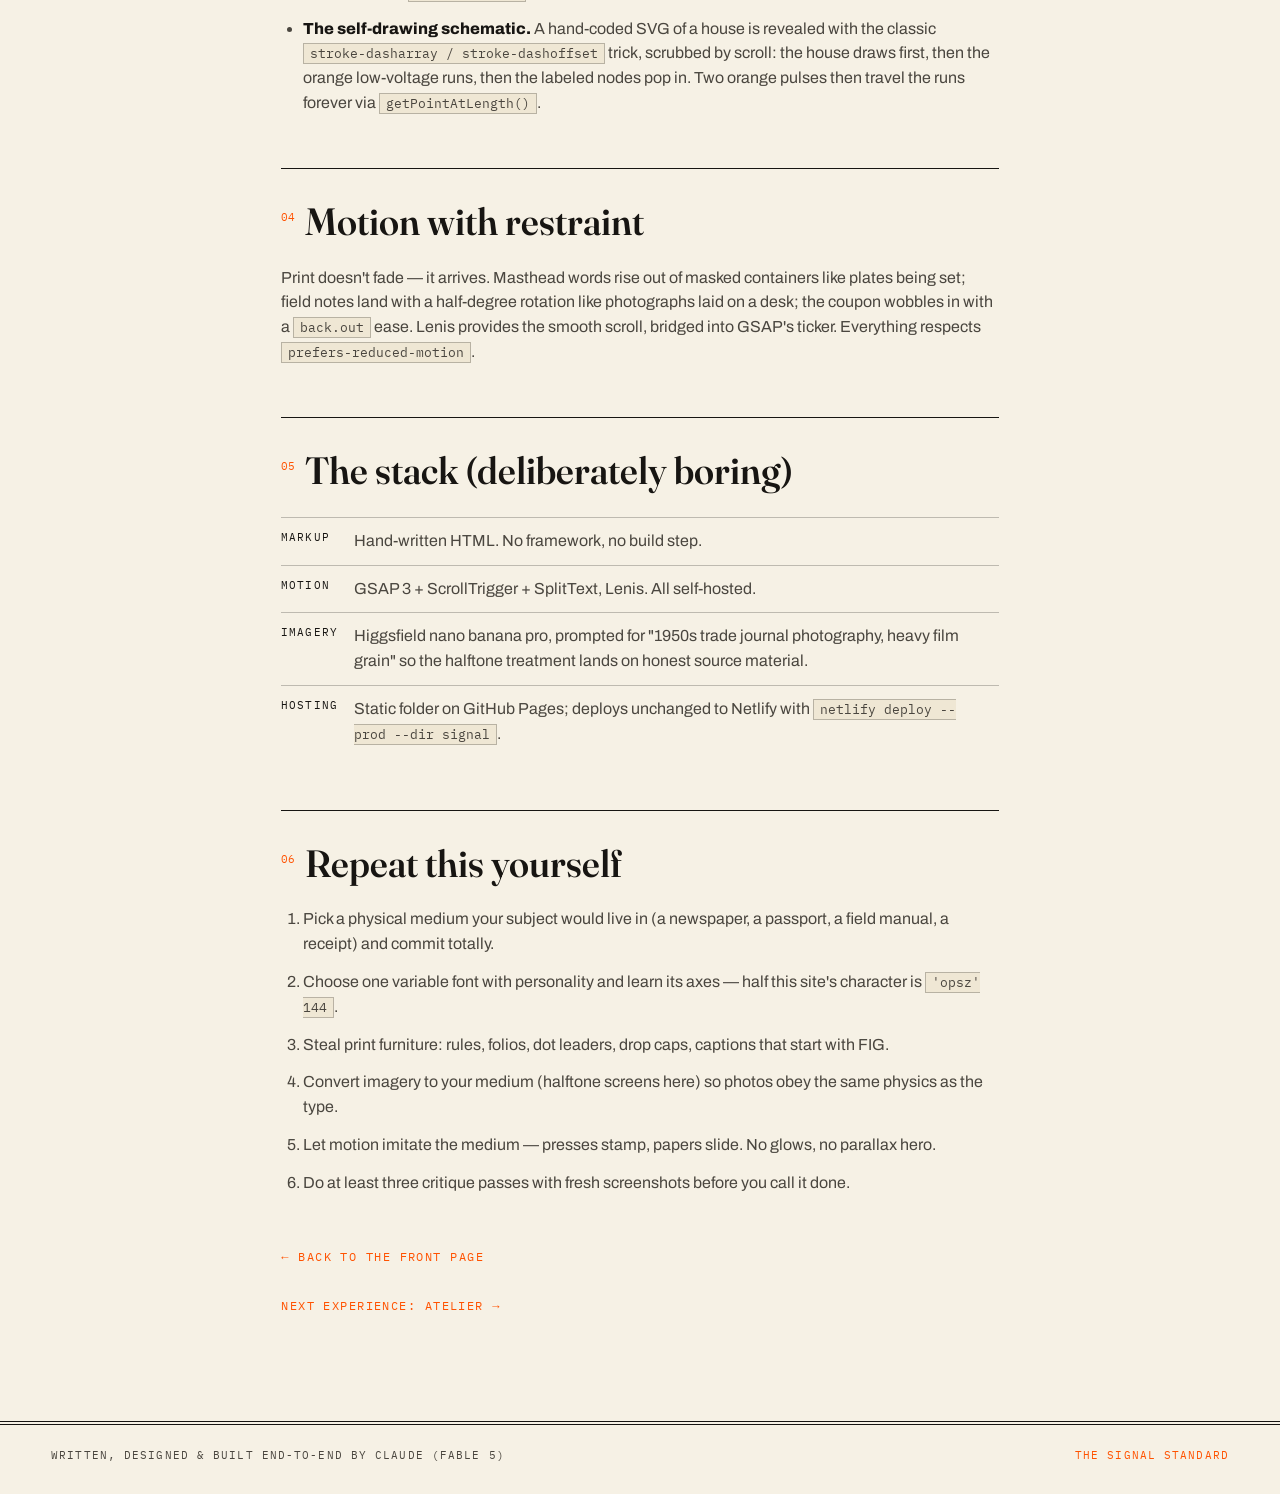
<file: signal/guide/index.html>
<!DOCTYPE html>
<html lang="en">
<head>
<meta charset="UTF-8">
<meta name="viewport" content="width=device-width, initial-scale=1.0">
<title>/guide — How The Signal Standard Was Made</title>
<meta name="description" content="How this broadsheet-style site was designed and built by Claude (Fable 5): variable-font typography, halftone image treatments, self-drawing SVG schematics, and the recipe to repeat it.">
<link rel="icon" href="data:image/svg+xml,%3Csvg xmlns='http://www.w3.org/2000/svg' viewBox='0 0 64 64'%3E%3Crect width='64' height='64' fill='%23f6f1e5'/%3E%3Ctext x='32' y='46' font-family='Georgia,serif' font-size='42' font-style='italic' text-anchor='middle' fill='%23171512'%3ES%3C/text%3E%3Crect x='0' y='54' width='64' height='10' fill='%23ff5200'/%3E%3C/svg%3E">
<link rel="stylesheet" href="../css/main.css">
<style>
  .guide { max-width: 820px; margin: 0 auto; padding: 60px var(--gutter) 90px; }
  .guide__masthead {
    border-bottom: 4px double var(--rule);
    padding-bottom: 20px;
    margin-bottom: 40px;
  }
  .guide__masthead .mono { color: var(--ink-soft); display: block; margin-bottom: 12px; }
  .guide h1 {
    font-family: var(--serif);
    font-variation-settings: var(--opsz-max);
    font-weight: 620;
    font-size: clamp(36px, 7vw, 84px);
    line-height: 0.96;
    letter-spacing: -0.02em;
  }
  .guide__intro { font-size: 17px; color: var(--ink-soft); max-width: 600px; margin-bottom: 40px; }
  .guide h2 {
    font-family: var(--serif);
    font-variation-settings: 'opsz' 80, 'SOFT' 0, 'WONK' 1;
    font-weight: 580;
    font-size: clamp(24px, 3.4vw, 38px);
    margin: 52px 0 14px;
    padding-top: 24px;
    border-top: 1px solid var(--rule);
  }
  .guide h2 .n { font-family: var(--mono-f); font-size: 11px; color: var(--orange); vertical-align: super; margin-right: 10px; }
  .guide p, .guide li { color: var(--ink-soft); margin-bottom: 13px; }
  .guide strong { color: var(--ink); }
  .guide ul, .guide ol { padding-left: 22px; margin-bottom: 14px; }
  .guide code {
    font-family: var(--mono-f);
    font-size: 13px;
    background: var(--paper-deep);
    border: 1px solid var(--hairline);
    padding: 1px 6px;
  }
  .guide pre {
    background: var(--ink);
    color: var(--paper);
    padding: 18px 20px;
    overflow-x: auto;
    margin-bottom: 16px;
  }
  .guide pre code { background: none; border: none; color: inherit; }
  .guide__back { color: var(--orange); text-decoration: none; font-family: var(--mono-f); font-size: 12px; letter-spacing: 0.12em; }
  .guide__back:hover { text-decoration: underline; }
  .recipe-table { width: 100%; border-collapse: collapse; margin: 16px 0; }
  .recipe-table td { border-top: 1px solid var(--hairline); padding: 11px 16px 11px 0; color: var(--ink-soft); vertical-align: top; }
  .recipe-table td:first-child { font-family: var(--mono-f); font-size: 11px; letter-spacing: 0.1em; color: var(--ink); white-space: nowrap; text-transform: uppercase; }
</style>
</head>
<body>
  <main class="guide">
    <div class="guide__masthead">
      <span class="mono">THE SIGNAL STANDARD — PRODUCTION PAGES — <a class="guide__back" href="../index.html">RETURN TO FRONT PAGE</a></span>
      <h1>How this paper was typeset</h1>
    </div>
    <p class="guide__intro">
      The Signal Standard was written, art-directed and built autonomously by
      <strong>Claude (Fable 5)</strong>. Where the first Smart Installers experience
      (<a class="guide__back" href="../../current/index.html">CURRENT</a>) is a dark WebGL film, this one is
      its deliberate opposite: a broadsheet. Same subject, different universe — that contrast is the
      point, and this page explains the machinery.
    </p>

    <h2><span class="n">01</span>One metaphor, obeyed everywhere</h2>
    <p>The concept: <strong>a trade journal from the golden age of print</strong>, reporting on
      low-voltage craft. Once the metaphor is chosen, every design decision has a test — "would a
      1950s pressroom do this?" Sections become SEC. A/B/C, services become classified listings with
      dot leaders, stats become a spec sheet, the CTA becomes a cut-out coupon with a dashed border
      and a scissors glyph. Nothing on the page breaks character.</p>

    <h2><span class="n">02</span>Typography is the hero</h2>
    <table class="recipe-table">
      <tr><td>Display</td><td><strong>Fraunces</strong>, a variable font with four axes. The masthead runs it at
        <code>font-variation-settings: 'opsz' 144, 'WONK' 1</code> — maximum optical size for razor-thin
        contrast, with the "wonky" alternates on for old-press personality.</td></tr>
      <tr><td>Text</td><td><strong>Archivo</strong> for running copy — a grotesque with newspaper DNA.</td></tr>
      <tr><td>Data</td><td><strong>IBM Plex Mono</strong> for folios, captions, tickers and fine print.</td></tr>
      <tr><td>Detail</td><td>Real drop caps (<code>float: left</code>), two-column justified lede with a
        column rule, double-rule borders (<code>border: 4px double</code>) and dot leaders built from
        <code>border-bottom: 2px dotted</code>.</td></tr>
    </table>
    <p>The palette is three inks: paper <code>#f6f1e5</code>, ink <code>#171512</code>, and safety
      orange <code>#ff5200</code> — the color of pull-tape and warning labels, which is exactly what a
      wiring journal would keep in the drawer.</p>

    <h2><span class="n">03</span>The print effects</h2>
    <ul>
      <li><strong>Halftone photography.</strong> Every photo is AI-generated in high-contrast black and
        white, then screened in CSS: a repeating radial-gradient dot matrix layered over the image
        with <code>mix-blend-mode: overlay</code>. On hover the ink "re-saturates" — a sepia/hue-rotate
        filter reveals warmth, like a print developing.</li>
      <li><strong>Paper grain.</strong> A fixed SVG turbulence texture multiplied over the whole page at
        6% opacity. Cheap, GPU-friendly, and it makes flat color feel like stock.</li>
      <li><strong>Velocity skew.</strong> The big serif blocks shear by up to 4° based on scroll
        velocity (GSAP <code>quickTo</code> + ScrollTrigger's <code>getVelocity()</code>), so the type
        feels like it is being dragged across a press bed.</li>
      <li><strong>The self-drawing schematic.</strong> A hand-coded SVG of a house is revealed with the
        classic <code>stroke-dasharray / stroke-dashoffset</code> trick, scrubbed by scroll: the house
        draws first, then the orange low-voltage runs, then the labeled nodes pop in. Two orange
        pulses then travel the runs forever via <code>getPointAtLength()</code>.</li>
    </ul>

    <h2><span class="n">04</span>Motion with restraint</h2>
    <p>Print doesn't fade — it arrives. Masthead words rise out of masked containers like plates
      being set; field notes land with a half-degree rotation like photographs laid on a desk; the
      coupon wobbles in with a <code>back.out</code> ease. Lenis provides the smooth scroll, bridged
      into GSAP's ticker. Everything respects <code>prefers-reduced-motion</code>.</p>

    <h2><span class="n">05</span>The stack (deliberately boring)</h2>
    <table class="recipe-table">
      <tr><td>Markup</td><td>Hand-written HTML. No framework, no build step.</td></tr>
      <tr><td>Motion</td><td>GSAP 3 + ScrollTrigger + SplitText, Lenis. All self-hosted.</td></tr>
      <tr><td>Imagery</td><td>Higgsfield nano banana pro, prompted for "1950s trade journal photography, heavy film grain" so the halftone treatment lands on honest source material.</td></tr>
      <tr><td>Hosting</td><td>Static folder on GitHub Pages; deploys unchanged to Netlify with <code>netlify deploy --prod --dir signal</code>.</td></tr>
    </table>

    <h2><span class="n">06</span>Repeat this yourself</h2>
    <ol>
      <li>Pick a physical medium your subject would live in (a newspaper, a passport, a field manual, a receipt) and commit totally.</li>
      <li>Choose one variable font with personality and learn its axes — half this site's character is <code>'opsz' 144</code>.</li>
      <li>Steal print furniture: rules, folios, dot leaders, drop caps, captions that start with FIG.</li>
      <li>Convert imagery to your medium (halftone screens here) so photos obey the same physics as the type.</li>
      <li>Let motion imitate the medium — presses stamp, papers slide. No glows, no parallax hero.</li>
      <li>Do at least three critique passes with fresh screenshots before you call it done.</li>
    </ol>

    <p style="margin-top: 48px;">
      <a class="guide__back" href="../index.html">← BACK TO THE FRONT PAGE</a><br><br>
      <a class="guide__back" href="../../atelier/index.html">NEXT EXPERIENCE: ATELIER →</a>
    </p>
  </main>

  <footer class="colophon">
    <div class="colophon__row mono">
      <span>WRITTEN, DESIGNED &amp; BUILT END-TO-END BY CLAUDE (FABLE 5)</span>
      <a href="../index.html">THE SIGNAL STANDARD</a>
    </div>
  </footer>
</body>
</html>
</file>
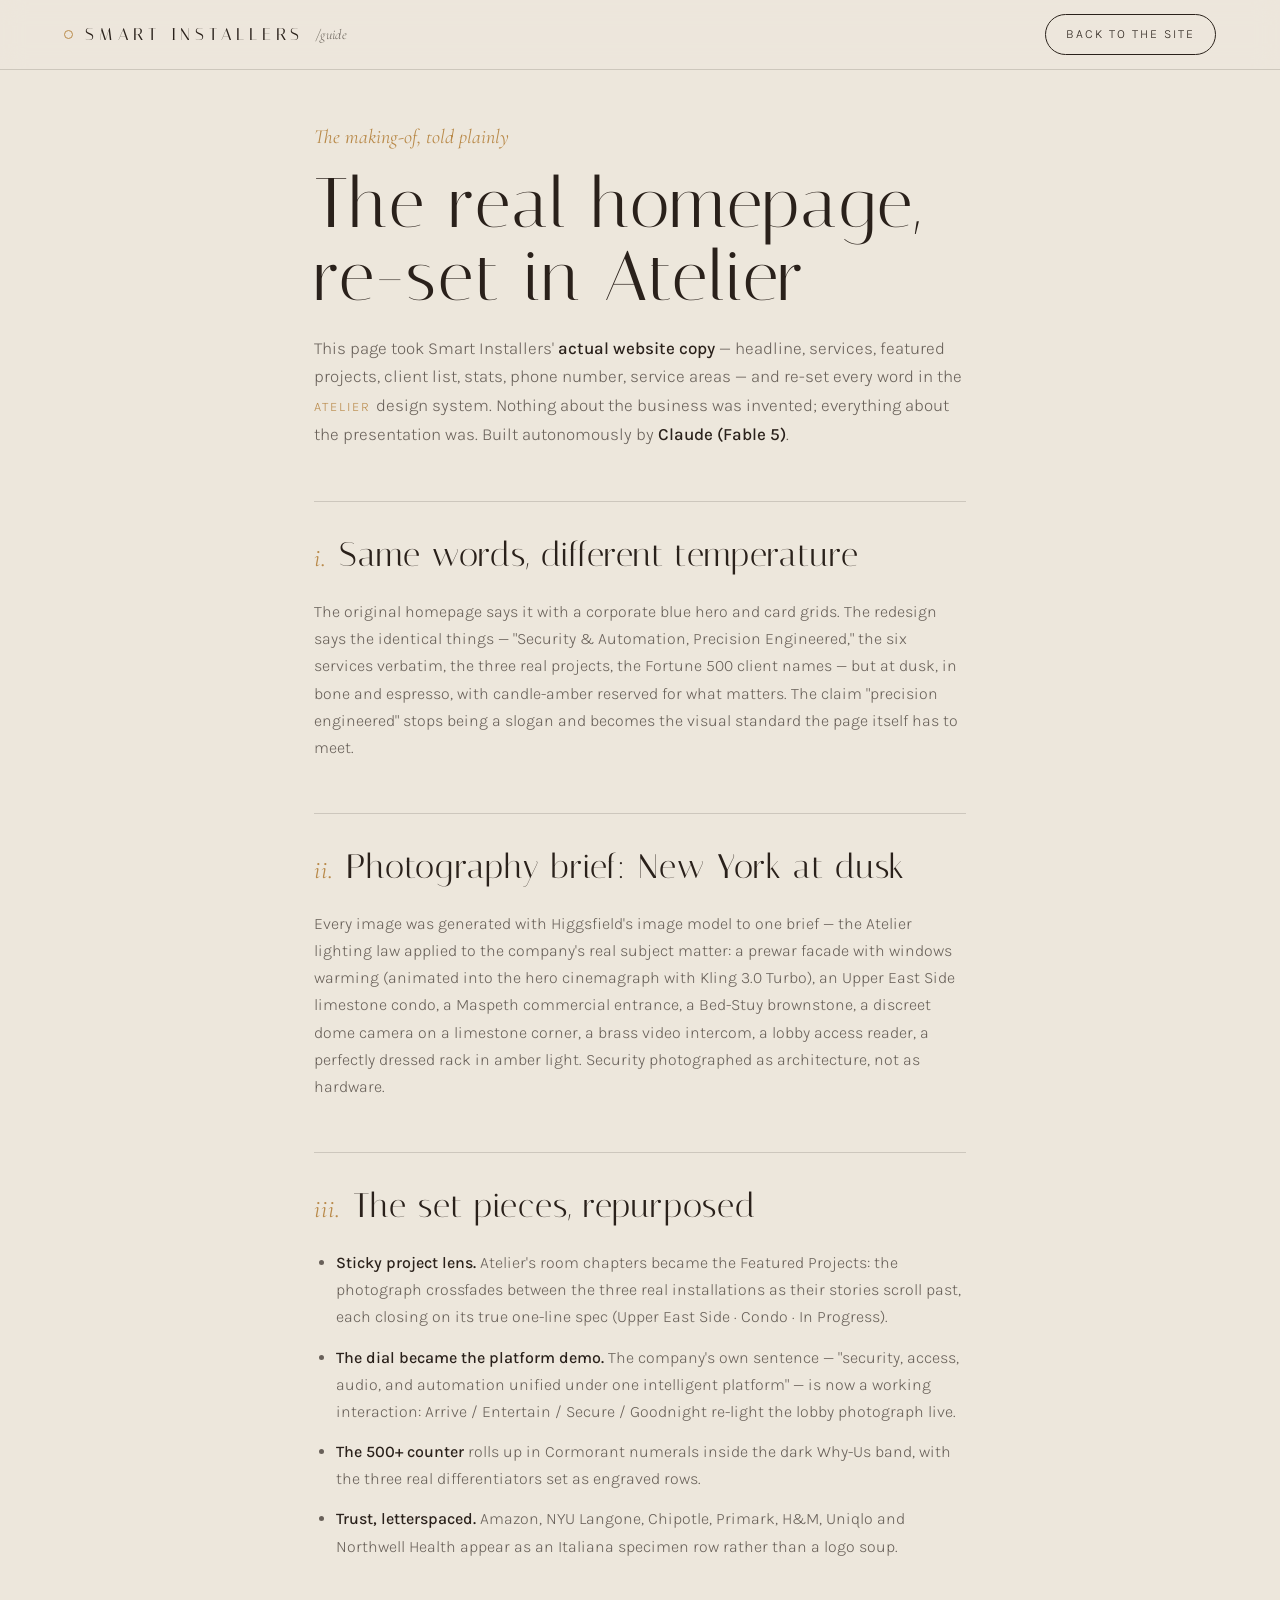
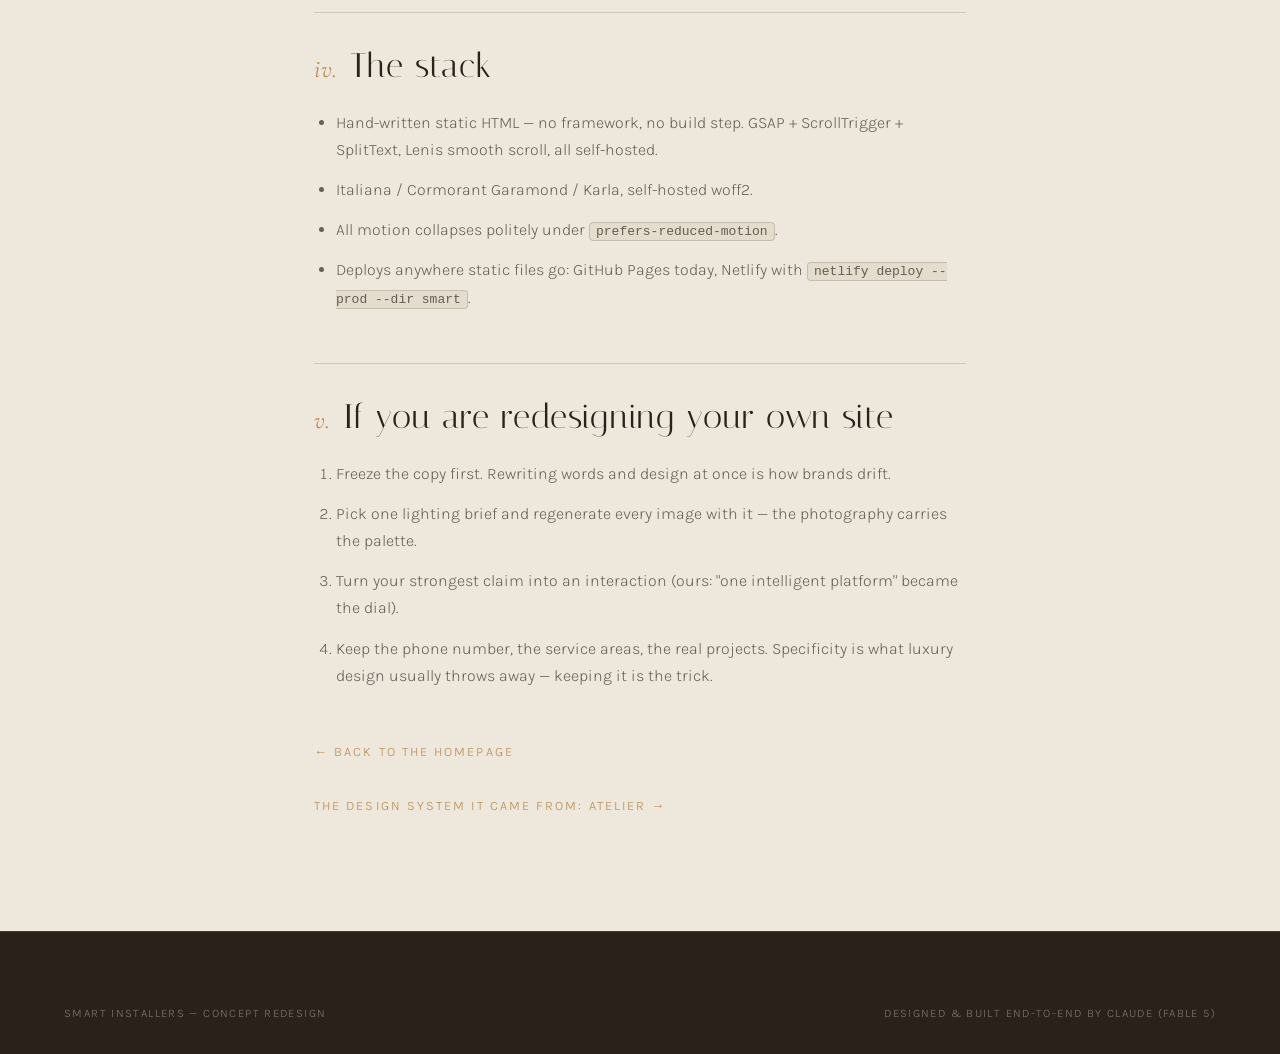
<file: smart/guide/index.html>
<!DOCTYPE html>
<html lang="en">
<head>
<meta charset="UTF-8">
<meta name="viewport" content="width=device-width, initial-scale=1.0">
<title>/guide — How the Real Homepage Was Remade</title>
<meta name="description" content="How Smart Installers' actual homepage copy was re-set in the Atelier design system by Claude (Fable 5): real content, dusk photography, sticky project chapters, and an integration dial.">
<link rel="icon" href="data:image/svg+xml,%3Csvg xmlns='http://www.w3.org/2000/svg' viewBox='0 0 64 64'%3E%3Crect width='64' height='64' rx='32' fill='%23EDE7DC'/%3E%3Cpath d='M20 44 V26 l12-8 12 8 v18' fill='none' stroke='%232A211B' stroke-width='2.4'/%3E%3Ccircle cx='32' cy='36' r='3.2' fill='%23B98A4A'/%3E%3C/svg%3E">
<link rel="stylesheet" href="../css/main.css">
<style>
  .veil { display: none; }
  .guide { max-width: 780px; margin: 0 auto; padding: 120px var(--gutter) 100px; }
  .guide__kicker { color: var(--amber); font-size: 20px; display: block; margin-bottom: 14px; }
  .guide h1 { font-family: var(--display); font-weight: 400; font-size: clamp(34px, 6vw, 70px); line-height: 1.04; letter-spacing: 0.03em; margin-bottom: 20px; }
  .guide__intro { color: var(--espresso-soft); font-size: 17px; margin-bottom: 54px; }
  .guide h2 { font-family: var(--display); font-weight: 400; font-size: clamp(23px, 3.2vw, 34px); letter-spacing: 0.03em; margin: 52px 0 14px; padding-top: 24px; border-top: 1px solid var(--hairline); }
  .guide h2 .n { font-family: var(--serif); font-style: italic; color: var(--amber); font-size: 0.74em; margin-right: 12px; }
  .guide p, .guide li { color: var(--espresso-soft); margin-bottom: 13px; }
  .guide strong { color: var(--espresso); font-weight: 500; }
  .guide ul, .guide ol { padding-left: 22px; margin-bottom: 14px; }
  .guide code { font-family: ui-monospace, monospace; font-size: 13px; background: var(--bone-deep); border: 1px solid var(--hairline); border-radius: 4px; padding: 1px 6px; }
  .guide__back { color: var(--amber); text-decoration: none; font-size: 13px; letter-spacing: 0.16em; text-transform: uppercase; }
  .guide__back:hover { color: var(--espresso); }
</style>
</head>
<body>
  <header class="bar is-scrolled">
    <a class="bar__brand" href="../index.html"><span class="bar__mark" aria-hidden="true"></span>SMART INSTALLERS <span style="font-family: var(--serif); font-style: italic; text-transform: none; letter-spacing: 0.02em; font-size: 14px; color: var(--espresso-soft);">/guide</span></a>
    <nav class="bar__nav"><a class="bar__cta" href="../index.html">Back to the site</a></nav>
  </header>

  <main class="guide">
    <span class="guide__kicker serif-i">The making-of, told plainly</span>
    <h1>The real homepage, re-set in Atelier</h1>
    <p class="guide__intro">
      This page took Smart Installers' <strong>actual website copy</strong> — headline, services,
      featured projects, client list, stats, phone number, service areas — and re-set every word
      in the <a class="guide__back" href="../../atelier/index.html">Atelier</a> design system.
      Nothing about the business was invented; everything about the presentation was. Built
      autonomously by <strong>Claude (Fable 5)</strong>.
    </p>

    <h2><span class="n">i.</span>Same words, different temperature</h2>
    <p>The original homepage says it with a corporate blue hero and card grids. The redesign says
      the identical things — "Security &amp; Automation, Precision Engineered," the six services
      verbatim, the three real projects, the Fortune 500 client names — but at dusk, in bone and
      espresso, with candle-amber reserved for what matters. The claim "precision engineered"
      stops being a slogan and becomes the visual standard the page itself has to meet.</p>

    <h2><span class="n">ii.</span>Photography brief: New York at dusk</h2>
    <p>Every image was generated with Higgsfield's image model to one brief — the Atelier lighting
      law applied to the company's real subject matter: a prewar facade with windows warming
      (animated into the hero cinemagraph with Kling 3.0 Turbo), an Upper East Side limestone
      condo, a Maspeth commercial entrance, a Bed-Stuy brownstone, a discreet dome camera on a
      limestone corner, a brass video intercom, a lobby access reader, a perfectly dressed rack in
      amber light. Security photographed as architecture, not as hardware.</p>

    <h2><span class="n">iii.</span>The set pieces, repurposed</h2>
    <ul>
      <li><strong>Sticky project lens.</strong> Atelier's room chapters became the Featured Projects:
        the photograph crossfades between the three real installations as their stories scroll past,
        each closing on its true one-line spec (Upper East Side · Condo · In Progress).</li>
      <li><strong>The dial became the platform demo.</strong> The company's own sentence — "security,
        access, audio, and automation unified under one intelligent platform" — is now a working
        interaction: Arrive / Entertain / Secure / Goodnight re-light the lobby photograph live.</li>
      <li><strong>The 500+ counter</strong> rolls up in Cormorant numerals inside the dark Why-Us band,
        with the three real differentiators set as engraved rows.</li>
      <li><strong>Trust, letterspaced.</strong> Amazon, NYU Langone, Chipotle, Primark, H&amp;M, Uniqlo
        and Northwell Health appear as an Italiana specimen row rather than a logo soup.</li>
    </ul>

    <h2><span class="n">iv.</span>The stack</h2>
    <ul>
      <li>Hand-written static HTML — no framework, no build step. GSAP + ScrollTrigger + SplitText, Lenis smooth scroll, all self-hosted.</li>
      <li>Italiana / Cormorant Garamond / Karla, self-hosted woff2.</li>
      <li>All motion collapses politely under <code>prefers-reduced-motion</code>.</li>
      <li>Deploys anywhere static files go: GitHub Pages today, Netlify with <code>netlify deploy --prod --dir smart</code>.</li>
    </ul>

    <h2><span class="n">v.</span>If you are redesigning your own site</h2>
    <ol>
      <li>Freeze the copy first. Rewriting words and design at once is how brands drift.</li>
      <li>Pick one lighting brief and regenerate every image with it — the photography carries the palette.</li>
      <li>Turn your strongest claim into an interaction (ours: "one intelligent platform" became the dial).</li>
      <li>Keep the phone number, the service areas, the real projects. Specificity is what luxury design usually throws away — keeping it is the trick.</li>
    </ol>

    <p style="margin-top: 48px;">
      <a class="guide__back" href="../index.html">← Back to the homepage</a><br><br>
      <a class="guide__back" href="../../atelier/index.html">The design system it came from: Atelier →</a>
    </p>
  </main>

  <footer class="foot">
    <div class="foot__base" style="border: none; padding-top: 0;">
      <span>SMART INSTALLERS — concept redesign</span>
      <span>Designed &amp; built end-to-end by Claude (Fable 5)</span>
    </div>
  </footer>
</body>
</html>
</file>
<file: atelier/css/main.css>
/* ============================================================
   ATELIER — Smart Installers
   Quiet luxury. Bone, espresso, sage, candle-amber.
   Italiana / Cormorant Garamond / Karla.
   ============================================================ */

@font-face {
  font-family: 'Italiana';
  src: url('../fonts/italiana-latin-400-normal.woff2') format('woff2');
  font-weight: 400;
  font-display: swap;
}
@font-face {
  font-family: 'Cormorant Garamond';
  src: url('../fonts/cormorant-garamond-latin-300-normal.woff2') format('woff2');
  font-weight: 300;
  font-display: swap;
}
@font-face {
  font-family: 'Cormorant Garamond';
  src: url('../fonts/cormorant-garamond-latin-400-normal.woff2') format('woff2');
  font-weight: 400;
  font-display: swap;
}
@font-face {
  font-family: 'Cormorant Garamond';
  src: url('../fonts/cormorant-garamond-latin-300-italic.woff2') format('woff2');
  font-weight: 300;
  font-style: italic;
  font-display: swap;
}
@font-face {
  font-family: 'Cormorant Garamond';
  src: url('../fonts/cormorant-garamond-latin-400-italic.woff2') format('woff2');
  font-weight: 400;
  font-style: italic;
  font-display: swap;
}
@font-face {
  font-family: 'Karla';
  src: url('../fonts/karla-latin-300-normal.woff2') format('woff2');
  font-weight: 300;
  font-display: swap;
}
@font-face {
  font-family: 'Karla';
  src: url('../fonts/karla-latin-400-normal.woff2') format('woff2');
  font-weight: 400;
  font-display: swap;
}
@font-face {
  font-family: 'Karla';
  src: url('../fonts/karla-latin-500-normal.woff2') format('woff2');
  font-weight: 500;
  font-display: swap;
}

:root {
  --bone: #ede7dc;
  --bone-deep: #e4dccd;
  --espresso: #2a211b;
  --espresso-soft: rgba(42, 33, 27, 0.68);
  --espresso-faint: rgba(42, 33, 27, 0.38);
  --sage: #8a9b8e;
  --amber: #b98a4a;
  --hairline: rgba(42, 33, 27, 0.16);
  --display: 'Italiana', serif;
  --serif: 'Cormorant Garamond', serif;
  --sans: 'Karla', sans-serif;
  --gutter: clamp(20px, 5vw, 80px);
  --ease-soft: cubic-bezier(0.25, 1, 0.5, 1);
}

* { margin: 0; padding: 0; box-sizing: border-box; }

body {
  background: var(--bone);
  color: var(--espresso);
  font-family: var(--sans);
  font-weight: 300;
  font-size: 16px;
  line-height: 1.7;
  -webkit-font-smoothing: antialiased;
  overflow-x: clip;
}

::selection { background: var(--amber); color: var(--bone); }

.serif-i { font-family: var(--serif); font-style: italic; font-weight: 400; }

/* ---------- veil intro ---------- */
.veil {
  position: fixed;
  inset: 0;
  z-index: 200;
  background: var(--bone);
  display: grid;
  place-items: center;
}
.veil__word {
  font-family: var(--display);
  font-size: clamp(30px, 5vw, 54px);
  letter-spacing: 0.55em;
  padding-left: 0.55em;
  color: var(--espresso);
}

/* ---------- bar ---------- */
.bar {
  position: fixed;
  top: 0; left: 0; right: 0;
  z-index: 100;
  display: flex;
  align-items: center;
  justify-content: space-between;
  gap: 20px;
  padding: 20px var(--gutter);
  transition: background 0.5s, box-shadow 0.5s, padding 0.5s;
}
.bar.is-scrolled {
  background: rgba(237, 231, 220, 0.92);
  backdrop-filter: blur(12px);
  box-shadow: 0 1px 0 var(--hairline);
  padding: 14px var(--gutter);
}
/* over the hero photograph the bar runs light */
.bar:not(.is-scrolled) .bar__brand,
.bar:not(.is-scrolled) .bar__by { color: var(--bone); }
.bar:not(.is-scrolled) .bar__by { color: rgba(237, 231, 220, 0.8); }
.bar:not(.is-scrolled) .bar__nav a { color: rgba(237, 231, 220, 0.85); text-shadow: 0 1px 12px rgba(20, 14, 10, 0.45); }
.bar:not(.is-scrolled) .bar__nav a:hover { color: #fff; }
.bar:not(.is-scrolled) .bar__cta { border-color: rgba(237, 231, 220, 0.75); color: var(--bone) !important; }
.bar:not(.is-scrolled) .bar__cta:hover { background: var(--bone); color: var(--espresso) !important; }
.bar__brand {
  display: flex;
  align-items: baseline;
  gap: 12px;
  text-decoration: none;
  color: var(--espresso);
  font-family: var(--display);
  font-size: 20px;
  letter-spacing: 0.35em;
}
.bar__mark {
  width: 9px; height: 9px;
  border-radius: 50%;
  border: 1.4px solid var(--amber);
  align-self: center;
}
.bar__by {
  font-family: var(--serif);
  font-style: italic;
  font-size: 14px;
  letter-spacing: 0.02em;
  color: var(--espresso-soft);
  text-transform: none;
}
.bar__nav { display: flex; align-items: center; gap: clamp(16px, 2.6vw, 36px); }
.bar__nav a {
  color: var(--espresso-soft);
  text-decoration: none;
  font-size: 13px;
  letter-spacing: 0.16em;
  text-transform: uppercase;
  transition: color 0.3s;
}
.bar__nav a:hover { color: var(--espresso); }
.bar__cta {
  border: 1px solid var(--espresso);
  border-radius: 999px;
  padding: 9px 22px !important;
  color: var(--espresso) !important;
  transition: background 0.35s, color 0.35s !important;
}
.bar__cta:hover { background: var(--espresso); color: var(--bone) !important; }

/* ---------- hero ---------- */
.hero {
  position: relative;
  min-height: 100svh;
  display: flex;
  flex-direction: column;
  justify-content: flex-end;
  overflow: clip;
  color: var(--bone);
}
.hero__media {
  position: absolute;
  inset: 0;
}
.hero__video {
  width: 100%;
  height: 100%;
  object-fit: cover;
  transform: scale(1.06);
}
.hero__veil {
  position: absolute;
  inset: 0;
  background:
    linear-gradient(to bottom, rgba(20, 14, 10, 0.34), transparent 30%, transparent 55%, rgba(20, 14, 10, 0.62));
}
.hero__content {
  position: relative;
  text-align: center;
  padding: 0 var(--gutter);
  margin-bottom: auto;
  margin-top: auto;
}
.hero__eyebrow {
  font-size: clamp(16px, 2vw, 21px);
  color: rgba(237, 231, 220, 0.85);
  margin-bottom: 3vh;
}
.hero__title {
  font-family: var(--display);
  font-weight: 400;
  font-size: clamp(64px, 14vw, 220px);
  line-height: 1;
  letter-spacing: 0.18em;
  text-indent: 0.18em;
}
.hero__title span { display: inline-block; }
.hero__line {
  margin-top: 3vh;
  font-size: clamp(15px, 1.6vw, 19px);
  letter-spacing: 0.06em;
  color: rgba(237, 231, 220, 0.92);
}
.hero__line em { font-size: 1.25em; color: #e9c99a; }
.hero__foot {
  position: relative;
  display: flex;
  justify-content: space-between;
  align-items: flex-end;
  gap: 20px;
  padding: 0 var(--gutter) 26px;
  font-size: 11.5px;
  letter-spacing: 0.2em;
  text-transform: uppercase;
  color: rgba(237, 231, 220, 0.75);
}
.hero__scroll { display: flex; flex-direction: column; align-items: center; gap: 10px; }
.hero__scroll-line {
  width: 1px;
  height: 42px;
  background: rgba(237, 231, 220, 0.5);
  position: relative;
  overflow: hidden;
}
.hero__scroll-line::after {
  content: '';
  position: absolute;
  top: -14px; left: 0;
  width: 1px; height: 14px;
  background: var(--bone);
  animation: descend 2.2s cubic-bezier(0.25, 1, 0.5, 1) infinite;
}
@keyframes descend { to { transform: translateY(56px); } }

/* ---------- intent ---------- */
.intent {
  padding: clamp(110px, 18vh, 210px) var(--gutter);
  display: grid;
  place-items: center;
}
.intent__text {
  max-width: 880px;
  text-align: center;
  font-family: var(--sans);
  font-weight: 300;
  font-size: clamp(24px, 3.4vw, 44px);
  line-height: 1.42;
  letter-spacing: -0.005em;
}
.intent__text em { color: var(--amber); font-size: 1.12em; }
.intent__text .w { display: inline-block; }

/* ---------- rooms ---------- */
.rooms {
  display: grid;
  grid-template-columns: 1fr 1fr;
  gap: clamp(28px, 5vw, 90px);
  padding: 0 var(--gutter);
  align-items: start;
}
.rooms__media {
  position: sticky;
  top: 0;
  height: 100svh;
  display: grid;
  place-items: center;
}
.rooms__frame {
  position: relative;
  width: 100%;
  max-width: 560px;
  aspect-ratio: 3 / 3.55;
  overflow: hidden;
  border-radius: 2px;
}
.rooms__img {
  position: absolute;
  inset: 0;
  width: 100%;
  height: 100%;
  object-fit: cover;
  opacity: 0;
  transform: scale(1.08);
  transition: opacity 0.9s var(--ease-soft), transform 1.6s var(--ease-soft);
}
.rooms__img.is-active { opacity: 1; transform: scale(1); }
.rooms__counter {
  position: absolute;
  right: 18px;
  bottom: 14px;
  color: var(--bone);
  font-size: 20px;
  text-shadow: 0 1px 14px rgba(20, 14, 10, 0.6);
}
.rooms__chapters { padding: 30vh 0 40vh; }
.chapter {
  min-height: 72vh;
  display: flex;
  flex-direction: column;
  justify-content: center;
  max-width: 460px;
}
.chapter__no { color: var(--amber); font-size: 21px; margin-bottom: 14px; }
.chapter__title {
  font-family: var(--display);
  font-weight: 400;
  font-size: clamp(38px, 4.6vw, 64px);
  line-height: 1.05;
  letter-spacing: 0.04em;
  margin-bottom: 20px;
}
.chapter__body { color: var(--espresso-soft); margin-bottom: 22px; }
.chapter__spec {
  font-size: 11.5px;
  letter-spacing: 0.18em;
  text-transform: uppercase;
  color: var(--espresso-faint);
  border-top: 1px solid var(--hairline);
  padding-top: 14px;
}

/* ---------- dial ---------- */
.dial {
  padding: clamp(110px, 16vh, 190px) var(--gutter);
  background: var(--bone-deep);
}
.dial__head { text-align: center; max-width: 560px; margin: 0 auto clamp(40px, 7vh, 70px); }
.dial__kicker { color: var(--amber); font-size: 19px; margin-bottom: 10px; }
.dial__title {
  font-family: var(--display);
  font-weight: 400;
  font-size: clamp(40px, 6.4vw, 88px);
  letter-spacing: 0.05em;
  line-height: 1.02;
  margin-bottom: 16px;
}
.dial__sub { color: var(--espresso-soft); }
.dial__stage { max-width: 980px; margin: 0 auto; }
.dial__media {
  position: relative;
  overflow: hidden;
  border-radius: 2px;
}
.dial__media img { width: 100%; display: block; }
.dial__wash {
  position: absolute;
  inset: 0;
  transition: opacity 0.9s ease, background 0.9s ease;
  mix-blend-mode: multiply;
  pointer-events: none;
}
.dial__caption {
  position: absolute;
  left: 22px;
  bottom: 16px;
  color: var(--bone);
  font-size: 19px;
  text-shadow: 0 1px 16px rgba(20, 14, 10, 0.7);
  transition: opacity 0.4s;
}
.dial__controls {
  display: flex;
  justify-content: center;
  flex-wrap: wrap;
  gap: clamp(10px, 2vw, 22px);
  margin-top: 28px;
}
.scene {
  font-family: var(--sans);
  font-size: 12.5px;
  letter-spacing: 0.16em;
  text-transform: uppercase;
  color: var(--espresso-soft);
  background: none;
  border: 1px solid var(--hairline);
  border-radius: 999px;
  padding: 12px 26px;
  cursor: pointer;
  display: inline-flex;
  align-items: center;
  gap: 10px;
  transition: border-color 0.3s, color 0.3s, background 0.3s;
}
.scene__dot {
  width: 7px; height: 7px;
  border-radius: 50%;
  background: var(--espresso-faint);
  transition: background 0.3s, box-shadow 0.3s;
}
.scene:hover { border-color: var(--espresso); color: var(--espresso); }
.scene.is-active {
  background: var(--espresso);
  border-color: var(--espresso);
  color: var(--bone);
}
.scene.is-active .scene__dot { background: var(--amber); box-shadow: 0 0 10px var(--amber); }

/* ---------- rituals ---------- */
.rituals {
  display: grid;
  grid-template-columns: minmax(0, 7fr) minmax(0, 4fr);
  gap: clamp(36px, 6vw, 110px);
  padding: clamp(110px, 16vh, 190px) var(--gutter);
  align-items: center;
}
.rituals__title {
  grid-column: 1 / -1;
  font-family: var(--display);
  font-weight: 400;
  font-size: clamp(36px, 5.4vw, 74px);
  letter-spacing: 0.05em;
  margin-bottom: clamp(24px, 5vh, 54px);
}
.rituals__list { list-style: none; display: grid; gap: 0; }
.ritual {
  display: grid;
  grid-template-columns: 64px 1fr;
  gap: 18px;
  padding: clamp(24px, 4vh, 40px) 0;
  border-top: 1px solid var(--hairline);
}
.ritual:last-child { border-bottom: 1px solid var(--hairline); }
.ritual__no { font-size: 30px; color: var(--amber); line-height: 1; }
.ritual__name {
  font-family: var(--display);
  font-weight: 400;
  font-size: clamp(24px, 2.6vw, 34px);
  letter-spacing: 0.04em;
  margin-bottom: 8px;
}
.ritual__body { color: var(--espresso-soft); max-width: 520px; }
.rituals__aside { position: relative; }
.rituals__aside img { width: 100%; display: block; border-radius: 2px; }
.rituals__aside figcaption {
  margin-top: 12px;
  color: var(--espresso-soft);
  font-size: 18px;
  text-align: center;
}

/* ---------- enquire ---------- */
.enquire {
  background: var(--espresso);
  color: var(--bone);
  text-align: center;
  padding: clamp(120px, 20vh, 240px) var(--gutter);
}
.enquire__kicker { color: var(--amber); font-size: 20px; margin-bottom: 18px; }
.enquire__title {
  font-family: var(--display);
  font-weight: 400;
  font-size: clamp(46px, 8.5vw, 130px);
  line-height: 1.02;
  letter-spacing: 0.04em;
  margin-bottom: 40px;
}
.enquire__title em { color: #e9c99a; letter-spacing: 0; }
.enquire__link {
  position: relative;
  display: inline-block;
  color: var(--bone);
  text-decoration: none;
  font-family: var(--serif);
  font-style: italic;
  font-size: clamp(20px, 3vw, 32px);
  padding-bottom: 6px;
}
.enquire__underline {
  position: absolute;
  left: 0; right: 0; bottom: 0;
  height: 1px;
  background: var(--amber);
  transform-origin: left;
  transition: transform 0.5s var(--ease-soft);
}
.enquire__link:hover .enquire__underline { transform: scaleX(0.3); }
.enquire__note {
  margin-top: 26px;
  color: rgba(237, 231, 220, 0.6);
  font-size: 14px;
}

/* ---------- footer ---------- */
.foot {
  background: var(--espresso);
  color: rgba(237, 231, 220, 0.55);
  display: flex;
  justify-content: space-between;
  flex-wrap: wrap;
  gap: 12px 32px;
  padding: 26px var(--gutter) 34px;
  font-size: 11.5px;
  letter-spacing: 0.14em;
  text-transform: uppercase;
  border-top: 1px solid rgba(237, 231, 220, 0.14);
}
.foot a { color: #e9c99a; text-decoration: none; }
.foot a:hover { color: var(--bone); }

/* ---------- responsive ---------- */
@media (max-width: 600px) {
  .hero__title {
    font-size: clamp(38px, 14.5vw, 60px);
    letter-spacing: 0.12em;
    text-indent: 0.12em;
  }
}
@media (max-width: 920px) {
  .bar__nav a:not(.bar__cta) { display: none; }
  .rooms { grid-template-columns: 1fr; }
  .rooms__media { position: relative; height: auto; }
  .rooms__frame { aspect-ratio: 4 / 3; max-width: none; }
  .rooms__chapters { padding: 40px 0 20px; }
  .chapter { min-height: 0; padding: 34px 0; }
  .rituals { grid-template-columns: 1fr; }
  .rituals__aside { max-width: 420px; margin: 0 auto; }
  .hero__foot-item:first-child, .hero__foot-item:last-child { display: none; }
}

/* ---------- reduced motion ---------- */
@media (prefers-reduced-motion: reduce) {
  *, *::before, *::after {
    animation-duration: 0.001s !important;
    transition-duration: 0.001s !important;
  }
  .veil { display: none; }
  .hero__video { display: none; }
  .hero__media { background: url('../assets/hero-living.jpg') center / cover; }
}
</file>
<file: current/css/main.css>
/* ============================================================
   CURRENT — Smart Installers
   Dark cinematic system. Ink blue-black / electric ultramarine /
   warm paper / vermilion signal.
   ============================================================ */

@font-face {
  font-family: 'Syne';
  src: url('../fonts/syne-latin-wght-normal.woff2') format('woff2-variations');
  font-weight: 400 800;
  font-display: swap;
}
@font-face {
  font-family: 'Space Grotesk';
  src: url('../fonts/space-grotesk-latin-wght-normal.woff2') format('woff2-variations');
  font-weight: 300 700;
  font-display: swap;
}
@font-face {
  font-family: 'IBM Plex Mono';
  src: url('../fonts/ibm-plex-mono-latin-400-normal.woff2') format('woff2');
  font-weight: 400;
  font-display: swap;
}
@font-face {
  font-family: 'IBM Plex Mono';
  src: url('../fonts/ibm-plex-mono-latin-500-normal.woff2') format('woff2');
  font-weight: 500;
  font-display: swap;
}

:root {
  --ink: #04060e;
  --deep: #070b18;
  --panel: #0b1022;
  --cobalt: #2438ff;
  --cobalt-bright: #4d5eff;
  --paper: #f0efe9;
  --dim: rgba(240, 239, 233, 0.55);
  --faint: rgba(240, 239, 233, 0.22);
  --hairline: rgba(240, 239, 233, 0.12);
  --signal: #ff4d26;
  --font-display: 'Syne', sans-serif;
  --font-body: 'Space Grotesk', sans-serif;
  --font-mono: 'IBM Plex Mono', monospace;
  --gutter: clamp(20px, 4vw, 64px);
  --ease-out: cubic-bezier(0.22, 1, 0.36, 1);
}

* { margin: 0; padding: 0; box-sizing: border-box; }

html { scroll-behavior: auto; }
html.lenis, html.lenis body { height: auto; }
.lenis.lenis-smooth { scroll-behavior: auto !important; }

body {
  background: var(--ink);
  color: var(--paper);
  font-family: var(--font-body);
  font-weight: 340;
  font-size: 16px;
  line-height: 1.6;
  -webkit-font-smoothing: antialiased;
  overflow-x: clip;
}

::selection { background: var(--cobalt); color: var(--paper); }

.mono {
  font-family: var(--font-mono);
  font-size: 11px;
  letter-spacing: 0.14em;
  text-transform: uppercase;
}

.italic-accent {
  font-style: italic;
  font-weight: 500;
  color: var(--cobalt-bright);
}

/* ---------- grain overlay ---------- */
body::after {
  content: '';
  position: fixed;
  inset: -100%;
  z-index: 200;
  pointer-events: none;
  background-image: url("data:image/svg+xml,%3Csvg viewBox='0 0 256 256' xmlns='http://www.w3.org/2000/svg'%3E%3Cfilter id='n'%3E%3CfeTurbulence type='fractalNoise' baseFrequency='0.85' numOctaves='2' stitchTiles='stitch'/%3E%3C/filter%3E%3Crect width='100%25' height='100%25' filter='url(%23n)'/%3E%3C/svg%3E");
  opacity: 0.05;
  animation: grain 8s steps(10) infinite;
}
@keyframes grain {
  0%, 100% { transform: translate(0, 0); }
  10% { transform: translate(-5%, -10%); }
  30% { transform: translate(3%, -15%); }
  50% { transform: translate(12%, 9%); }
  70% { transform: translate(9%, 4%); }
  90% { transform: translate(-1%, 7%); }
}

/* ---------- loader ---------- */
.loader {
  position: fixed;
  inset: 0;
  z-index: 300;
  background: var(--ink);
  display: flex;
  flex-direction: column;
  align-items: center;
  justify-content: center;
  gap: 28px;
}
.loader__brand {
  display: flex;
  align-items: center;
  gap: 14px;
  font-family: var(--font-display);
  font-weight: 800;
  font-size: clamp(28px, 5vw, 54px);
  letter-spacing: 0.06em;
}
.loader__glyph { color: var(--cobalt-bright); }
.loader__word { display: inline-block; }
.loader__meta {
  display: flex;
  align-items: center;
  gap: 16px;
  width: min(420px, 70vw);
}
.loader__line {
  position: relative;
  flex: 1;
  height: 1px;
  background: var(--hairline);
  overflow: hidden;
}
.loader__line::after {
  content: '';
  position: absolute;
  inset: 0;
  background: var(--cobalt-bright);
  transform: scaleX(var(--p, 0));
  transform-origin: left;
}
.loader__pct { color: var(--dim); font-variant-numeric: tabular-nums; }
.loader__note { color: var(--faint); }

/* ---------- cursor ---------- */
.cursor {
  position: fixed;
  top: 0; left: 0;
  z-index: 250;
  pointer-events: none;
}
.cursor__dot {
  position: absolute;
  width: 6px; height: 6px;
  margin: -3px;
  border-radius: 50%;
  background: var(--paper);
  mix-blend-mode: difference;
}
.cursor__ring {
  position: absolute;
  width: 34px; height: 34px;
  margin: -17px;
  border-radius: 50%;
  border: 1px solid rgba(240, 239, 233, 0.4);
  transition: transform 0.35s var(--ease-out), border-color 0.35s;
}
.cursor__label {
  position: absolute;
  transform: translate(14px, 14px);
  color: var(--cobalt-bright);
  white-space: nowrap;
  opacity: 0;
  transition: opacity 0.25s;
}
.cursor.is-link .cursor__ring { transform: scale(1.6); border-color: var(--cobalt-bright); }
.cursor.is-view .cursor__ring { transform: scale(2.2); border-color: var(--cobalt-bright); }
.cursor.is-view .cursor__label { opacity: 1; }
@media (hover: none), (pointer: coarse) { .cursor { display: none; } }

/* ---------- chrome ---------- */
.chrome {
  position: fixed;
  top: 0; left: 0; right: 0;
  z-index: 100;
  display: flex;
  align-items: center;
  justify-content: space-between;
  gap: 24px;
  padding: 18px var(--gutter);
  mix-blend-mode: normal;
}
.chrome::before {
  content: '';
  position: absolute;
  inset: 0;
  background: linear-gradient(to bottom, rgba(4, 6, 14, 0.85), transparent);
  pointer-events: none;
}
.chrome > * { position: relative; }
.chrome__brand {
  display: flex;
  align-items: baseline;
  gap: 10px;
  text-decoration: none;
  color: var(--paper);
}
.chrome__bolt { color: var(--cobalt-bright); align-self: center; }
.chrome__word {
  font-family: var(--font-display);
  font-weight: 800;
  font-size: 17px;
  letter-spacing: 0.08em;
}
.chrome__by { color: var(--dim); }
.chrome__nav { display: flex; gap: clamp(14px, 2.5vw, 34px); }
.chrome__link {
  color: var(--dim);
  text-decoration: none;
  position: relative;
  padding: 4px 0;
  transition: color 0.25s;
}
.chrome__link::after {
  content: '';
  position: absolute;
  left: 0; bottom: 0;
  width: 100%;
  height: 1px;
  background: var(--cobalt-bright);
  transform: scaleX(0);
  transform-origin: right;
  transition: transform 0.35s var(--ease-out);
}
.chrome__link:hover { color: var(--paper); }
.chrome__link:hover::after { transform: scaleX(1); transform-origin: left; }
.chrome__link--guide { color: var(--cobalt-bright); }

/* pill button */
.btn-pill {
  position: relative;
  display: inline-flex;
  align-items: center;
  justify-content: center;
  padding: 12px 26px;
  border: 1px solid rgba(240, 239, 233, 0.28);
  border-radius: 999px;
  color: var(--paper);
  text-decoration: none;
  font-family: var(--font-body);
  font-weight: 500;
  font-size: 14px;
  overflow: hidden;
  isolation: isolate;
  transition: color 0.35s, border-color 0.35s;
}
.btn-pill__text { position: relative; z-index: 2; }
.btn-pill__fill {
  position: absolute;
  inset: -2px;
  z-index: 1;
  background: var(--cobalt);
  border-radius: inherit;
  transform: translateY(103%);
  transition: transform 0.45s var(--ease-out);
}
.btn-pill:hover { border-color: var(--cobalt); }
.btn-pill:hover .btn-pill__fill { transform: translateY(0); }
.btn-pill--big { padding: 20px 48px; font-size: 17px; }

/* HUD */
.hud {
  position: fixed;
  bottom: 16px;
  z-index: 90;
  color: var(--faint);
  display: flex;
  align-items: center;
  gap: 8px;
}
.hud--bl { left: var(--gutter); }
.hud--br { right: var(--gutter); font-variant-numeric: tabular-nums; }
.hud__dot {
  width: 6px; height: 6px;
  border-radius: 50%;
  background: var(--signal);
  animation: blink 1.6s infinite;
}
@keyframes blink { 0%, 60% { opacity: 1; } 80% { opacity: 0.15; } 100% { opacity: 1; } }

/* ---------- hero ---------- */
.hero {
  position: relative;
  min-height: 100svh;
  display: flex;
  align-items: flex-end;
  overflow: clip;
}
.hero__gl {
  position: absolute;
  inset: 0;
  width: 100%;
  height: 100%;
  display: block;
}
.hero__scrim {
  position: absolute;
  inset: 0;
  background:
    radial-gradient(120% 90% at 70% 10%, transparent 40%, rgba(4, 6, 14, 0.55) 100%),
    linear-gradient(to top, rgba(4, 6, 14, 0.92) 0%, transparent 45%);
  pointer-events: none;
}
.hero__inner {
  position: relative;
  width: 100%;
  padding: 0 var(--gutter) clamp(40px, 7vh, 84px);
}
.hero__eyebrow { color: var(--dim); margin-bottom: clamp(16px, 3vh, 32px); overflow: hidden; }
.hero__eyebrow span { display: inline-block; }
.hero__title {
  font-family: var(--font-display);
  font-weight: 800;
  font-size: clamp(33px, 9.5vw, 148px);
  line-height: 0.94;
  letter-spacing: -0.015em;
  text-transform: uppercase;
}
.hero__row { display: block; overflow: hidden; padding-bottom: 0.08em; margin-bottom: -0.08em; }
.hero__word { display: inline-block; will-change: transform; }
.hero__word--ghost {
  color: transparent;
  -webkit-text-stroke: 1.5px rgba(240, 239, 233, 0.75);
}
.hero__word--accent { color: var(--cobalt-bright); }
.hero__punct { color: var(--signal); }
.hero__foot {
  display: flex;
  align-items: flex-end;
  justify-content: space-between;
  gap: 40px;
  margin-top: clamp(24px, 4vh, 48px);
}
.hero__sub { max-width: 460px; color: var(--dim); font-size: 15px; }
.hero__cue {
  display: flex;
  align-items: center;
  gap: 12px;
  color: var(--faint);
  white-space: nowrap;
}
.hero__cue-track {
  position: relative;
  width: 1px;
  height: 44px;
  background: var(--hairline);
  overflow: hidden;
}
.hero__cue-thumb {
  position: absolute;
  left: 0; top: -12px;
  width: 1px; height: 12px;
  background: var(--cobalt-bright);
  animation: cue 1.8s var(--ease-out) infinite;
}
@keyframes cue { to { transform: translateY(56px); } }

/* ---------- marquee ---------- */
.marquee {
  border-top: 1px solid var(--hairline);
  border-bottom: 1px solid var(--hairline);
  padding: 18px 0;
  overflow: clip;
  background: var(--deep);
}
.marquee__track { display: flex; width: max-content; will-change: transform; }
.marquee__item {
  font-family: var(--font-display);
  font-weight: 700;
  font-size: clamp(20px, 3vw, 34px);
  letter-spacing: 0.04em;
  white-space: nowrap;
  padding-right: 0.6em;
}
.marquee__item em {
  font-style: normal;
  color: transparent;
  -webkit-text-stroke: 1px var(--cobalt-bright);
  padding: 0 0.35em;
}

/* ---------- sections ---------- */
.section {
  position: relative;
  padding: clamp(90px, 14vh, 170px) var(--gutter);
}
.section__rail {
  position: absolute;
  top: clamp(90px, 14vh, 170px);
  left: var(--gutter);
  display: flex;
  align-items: center;
  gap: 12px;
  color: var(--faint);
}
.section__rail--inline { position: static; }
.section__index { color: var(--cobalt-bright); }
.section__name::before { content: '/ '; }

/* ---------- philosophy ---------- */
.philosophy__body {
  max-width: 1100px;
  margin: 0 auto;
  padding-top: clamp(40px, 8vh, 90px);
}
.philosophy__text {
  font-family: var(--font-body);
  font-weight: 380;
  font-size: clamp(26px, 4.4vw, 58px);
  line-height: 1.28;
  letter-spacing: -0.01em;
}
.philosophy__text em {
  font-style: italic;
  color: var(--cobalt-bright);
}
.philosophy__text .w { display: inline-block; }

/* ---------- services ---------- */
.services__title,
.work__title,
.process__title {
  font-family: var(--font-display);
  font-weight: 700;
  font-size: clamp(34px, 5.5vw, 78px);
  letter-spacing: -0.01em;
  margin: clamp(48px, 9vh, 100px) 0 clamp(32px, 6vh, 64px);
}
.services__list { list-style: none; border-top: 1px solid var(--hairline); }
.service { border-bottom: 1px solid var(--hairline); }
.service__row {
  display: grid;
  grid-template-columns: 70px 1fr auto 40px;
  align-items: baseline;
  gap: 20px;
  padding: clamp(20px, 3.4vh, 34px) 8px;
  text-decoration: none;
  color: var(--paper);
  position: relative;
  transition: padding-left 0.4s var(--ease-out);
}
.service__row::before {
  content: '';
  position: absolute;
  inset: 0;
  background: linear-gradient(90deg, rgba(36, 56, 255, 0.14), transparent 65%);
  opacity: 0;
  transition: opacity 0.4s;
  pointer-events: none;
}
.service__row:hover { padding-left: 22px; }
.service__row:hover::before { opacity: 1; }
.service__num { color: var(--faint); }
.service__name {
  font-family: var(--font-display);
  font-weight: 700;
  font-size: clamp(22px, 3.4vw, 44px);
  letter-spacing: 0.01em;
  transition: color 0.3s;
}
.service__row:hover .service__name { color: var(--cobalt-bright); }
.service__tag { color: var(--faint); }
.service__arrow {
  font-size: 22px;
  color: var(--faint);
  transform: translateX(-8px);
  transition: transform 0.35s var(--ease-out), color 0.35s;
}
.service__row:hover .service__arrow { transform: translateX(0); color: var(--signal); }
.service__desc {
  max-height: 0;
  overflow: hidden;
  color: var(--dim);
  max-width: 560px;
  padding-left: 90px;
  transition: max-height 0.5s var(--ease-out), padding-bottom 0.5s var(--ease-out);
}
.service:hover .service__desc { max-height: 120px; padding-bottom: 26px; }

.service-preview {
  position: fixed;
  top: 0; left: 0;
  z-index: 80;
  width: 300px;
  aspect-ratio: 16 / 10;
  border-radius: 6px;
  overflow: hidden;
  pointer-events: none;
  opacity: 0;
  transform: scale(0.9);
  transition: opacity 0.3s, transform 0.3s var(--ease-out);
  box-shadow: 0 30px 80px rgba(0, 0, 0, 0.6);
  outline: 1px solid var(--hairline);
}
.service-preview.is-on { opacity: 1; transform: scale(1); }
.service-preview img { width: 100%; height: 100%; object-fit: cover; }
@media (hover: none) { .service-preview { display: none; } .service__desc { max-height: none; padding: 0 0 20px 90px; } }

/* ---------- stats ---------- */
.stats { background: var(--deep); overflow: clip; }
.stats__circuit {
  position: absolute;
  inset: 0;
  width: 100%;
  height: 100%;
  opacity: 0.5;
}
.stats__trace {
  fill: none;
  stroke: rgba(36, 56, 255, 0.35);
  stroke-width: 1.4;
}
.stats__node { fill: var(--cobalt-bright); }
.stats__row {
  position: relative;
  display: grid;
  grid-template-columns: repeat(4, minmax(0, 1fr));
  gap: 24px;
  padding-top: clamp(50px, 9vh, 110px);
}
.stat { border-left: 1px solid var(--hairline); padding-left: 22px; min-width: 0; }
.stat__value {
  display: block;
  font-family: var(--font-display);
  font-weight: 800;
  font-size: clamp(34px, 4.3vw, 64px);
  letter-spacing: -0.02em;
  white-space: nowrap;
  line-height: 1;
  color: var(--paper);
  font-variant-numeric: tabular-nums;
}
.stat__label { display: block; margin-top: 14px; color: var(--dim); }

/* ---------- work (horizontal) ---------- */
.work { position: relative; }
.work__pin {
  min-height: 100svh;
  display: flex;
  flex-direction: column;
  justify-content: center;
  overflow: clip;
  padding: clamp(70px, 10vh, 120px) 0 clamp(40px, 6vh, 80px);
}
.work__head {
  display: flex;
  align-items: baseline;
  gap: 32px;
  flex-wrap: wrap;
  padding: 0 var(--gutter);
}
.work__head .work__title { margin: 12px 0 40px; }
.work__progress { margin-left: auto; color: var(--faint); font-variant-numeric: tabular-nums; }
.work__track {
  display: flex;
  gap: clamp(24px, 3.5vw, 56px);
  padding: 0 var(--gutter);
  width: max-content;
  will-change: transform;
}
.card {
  width: clamp(300px, 44vw, 680px);
  flex-shrink: 0;
}
.card__media {
  position: relative;
  aspect-ratio: 16 / 10;
  overflow: hidden;
  border-radius: 8px;
  outline: 1px solid var(--hairline);
  background: var(--panel);
}
.card__media img {
  width: 100%;
  height: 116%;
  object-fit: cover;
  will-change: transform;
}
.card__meta {
  display: grid;
  grid-template-columns: auto 1fr;
  gap: 6px 18px;
  padding-top: 18px;
}
.card__num { color: var(--cobalt-bright); }
.card__name {
  font-family: var(--font-display);
  font-weight: 700;
  font-size: clamp(18px, 2vw, 26px);
}
.card__spec { grid-column: 2; color: var(--faint); }

/* ---------- process ---------- */
.process__flow {
  position: relative;
  max-width: 880px;
  margin: 0 auto;
}
.process__line {
  position: absolute;
  top: 0;
  bottom: 0;
  left: 7px;
  width: 4px;
  height: 100%;
}
.process__line path {
  stroke: var(--cobalt);
  stroke-width: 2;
  fill: none;
}
.process__steps { list-style: none; display: grid; gap: clamp(48px, 9vh, 100px); }
.step { position: relative; padding-left: 64px; max-width: 560px; }
.step__node {
  position: absolute;
  left: 0;
  top: 6px;
  width: 18px; height: 18px;
  border-radius: 50%;
  border: 1px solid var(--cobalt-bright);
  background: var(--ink);
}
.step__node::after {
  content: '';
  position: absolute;
  inset: 4px;
  border-radius: 50%;
  background: var(--cobalt-bright);
  transform: scale(0.4);
  opacity: 0.4;
  transition: transform 0.5s var(--ease-out), opacity 0.5s;
}
.step.is-active .step__node::after { transform: scale(1); opacity: 1; box-shadow: 0 0 18px rgba(77, 94, 255, 0.8); }
.step__num { color: var(--faint); display: block; margin-bottom: 8px; }
.step__name {
  font-family: var(--font-display);
  font-weight: 700;
  font-size: clamp(24px, 3vw, 38px);
  margin-bottom: 10px;
}
.step__desc { color: var(--dim); }

/* ---------- cta ---------- */
.cta {
  position: relative;
  padding: clamp(110px, 18vh, 220px) var(--gutter);
  text-align: center;
  overflow: clip;
  background:
    radial-gradient(60% 70% at 50% 110%, rgba(36, 56, 255, 0.22), transparent 70%),
    var(--ink);
}
.cta__pulse {
  position: absolute;
  top: 0;
  left: 0;
  right: 0;
  height: 1px;
  background: var(--hairline);
  overflow: hidden;
}
.cta__pulse span {
  position: absolute;
  top: 0;
  left: -20%;
  width: 20%;
  height: 100%;
  background: linear-gradient(90deg, transparent, var(--signal), transparent);
  animation: pulse-line 3.2s linear infinite;
}
@keyframes pulse-line { to { left: 120%; } }
.cta__title {
  font-family: var(--font-display);
  font-weight: 800;
  font-size: clamp(42px, 12vw, 190px);
  line-height: 0.95;
  letter-spacing: -0.015em;
}
.cta__row { display: block; overflow: hidden; padding-bottom: 0.08em; margin-bottom: -0.08em; }
.cta__row--accent { color: var(--cobalt-bright); }
.cta__dot { color: var(--signal); }
.cta__sub { color: var(--dim); margin: 28px auto 40px; max-width: 420px; }

/* ---------- footer ---------- */
.footer {
  border-top: 1px solid var(--hairline);
  padding: 34px var(--gutter);
  background: var(--deep);
}
.footer__grid {
  display: flex;
  flex-wrap: wrap;
  align-items: center;
  gap: 18px 40px;
}
.footer__brand {
  font-family: var(--font-display);
  font-weight: 800;
  letter-spacing: 0.08em;
}
.footer__bolt { color: var(--cobalt-bright); }
.footer__note { color: var(--faint); }
.footer__link {
  margin-left: auto;
  color: var(--cobalt-bright);
  text-decoration: none;
}
.footer__link:hover { color: var(--paper); }

/* ---------- responsive ---------- */
@media (max-width: 900px) {
  .chrome__nav { display: none; }
  .hero__foot { flex-direction: column; align-items: flex-start; }
  .service__row { grid-template-columns: 48px 1fr 24px; }
  .service__tag { display: none; }
  .service__desc { padding-left: 68px; }
  .stats__row { grid-template-columns: repeat(2, 1fr); }
  .hud { display: none; }
}
@media (max-width: 600px) {
  .stats__row { grid-template-columns: 1fr; }
  .chrome__by { display: none; }
}

/* ---------- reduced motion ---------- */
@media (prefers-reduced-motion: reduce) {
  *, *::before, *::after {
    animation-duration: 0.001s !important;
    animation-iteration-count: 1 !important;
    transition-duration: 0.001s !important;
  }
  .loader { display: none; }
}
</file>
<file: dusk/css/main.css>
/* ============================================================
   DUSK — Smart Installers
   One evening, scrolled. The page's own light falls from
   golden hour to midnight via scrubbed CSS variables.
   Cormorant Garamond / Jost.
   ============================================================ */

@font-face {
  font-family: 'Cormorant Garamond';
  src: url('../fonts/cormorant-garamond-latin-300-normal.woff2') format('woff2');
  font-weight: 300;
  font-display: swap;
}
@font-face {
  font-family: 'Cormorant Garamond';
  src: url('../fonts/cormorant-garamond-latin-400-normal.woff2') format('woff2');
  font-weight: 400;
  font-display: swap;
}
@font-face {
  font-family: 'Cormorant Garamond';
  src: url('../fonts/cormorant-garamond-latin-300-italic.woff2') format('woff2');
  font-weight: 300;
  font-style: italic;
  font-display: swap;
}
@font-face {
  font-family: 'Cormorant Garamond';
  src: url('../fonts/cormorant-garamond-latin-400-italic.woff2') format('woff2');
  font-weight: 400;
  font-style: italic;
  font-display: swap;
}
@font-face {
  font-family: 'Jost';
  src: url('../fonts/jost-latin-300-normal.woff2') format('woff2');
  font-weight: 300;
  font-display: swap;
}
@font-face {
  font-family: 'Jost';
  src: url('../fonts/jost-latin-400-normal.woff2') format('woff2');
  font-weight: 400;
  font-display: swap;
}
@font-face {
  font-family: 'Jost';
  src: url('../fonts/jost-latin-500-normal.woff2') format('woff2');
  font-weight: 500;
  font-display: swap;
}

/* The evening in variables — JS scrubs these between phases */
:root {
  --bg: #ecdfc3;          /* golden */
  --fg: #33251a;
  --fg-soft: rgba(51, 37, 26, 0.66);
  --fg-faint: rgba(51, 37, 26, 0.34);
  --accent: #b4763b;
  --hairline: rgba(51, 37, 26, 0.18);
  --ghost: rgba(51, 37, 26, 0.07);
  --serif: 'Cormorant Garamond', serif;
  --sans: 'Jost', sans-serif;
  --gutter: clamp(20px, 5vw, 80px);
  --ease-soft: cubic-bezier(0.25, 1, 0.5, 1);
}

* { margin: 0; padding: 0; box-sizing: border-box; }

body {
  background: var(--bg);
  color: var(--fg);
  font-family: var(--sans);
  font-weight: 300;
  font-size: 16px;
  line-height: 1.7;
  -webkit-font-smoothing: antialiased;
  overflow-x: clip;
}

::selection { background: var(--accent); color: var(--bg); }

.serif-i { font-family: var(--serif); font-style: italic; font-weight: 400; }

/* ---------- veil ---------- */
.veil {
  position: fixed;
  inset: 0;
  z-index: 200;
  background: #ecdfc3;
  display: grid;
  place-items: center;
}
.veil__sun {
  position: absolute;
  width: clamp(120px, 22vw, 260px);
  aspect-ratio: 1;
  border-radius: 50%;
  background: radial-gradient(circle, #f2c078 0%, #e5a95f 60%, rgba(229, 169, 95, 0) 72%);
}
.veil__word {
  position: relative;
  font-family: var(--serif);
  font-weight: 300;
  font-size: clamp(44px, 8vw, 96px);
  letter-spacing: 0.42em;
  padding-left: 0.42em;
  color: #33251a;
}

/* ---------- bar ---------- */
.bar {
  position: fixed;
  top: 0; left: 0; right: 0;
  z-index: 100;
  display: flex;
  align-items: center;
  justify-content: space-between;
  gap: 20px;
  padding: 20px var(--gutter);
  color: var(--fg);
  transition: padding 0.5s;
}
.bar.is-scrolled {
  padding: 14px var(--gutter);
  backdrop-filter: blur(10px);
  background: color-mix(in srgb, var(--bg) 80%, transparent);
  box-shadow: 0 1px 0 var(--hairline);
}
.bar__brand {
  display: flex;
  align-items: center;
  gap: 10px;
  text-decoration: none;
  color: inherit;
  font-family: var(--sans);
  font-weight: 500;
  font-size: 17px;
  letter-spacing: 0.34em;
}
.bar__disc {
  width: 12px; height: 12px;
  border-radius: 50%;
  background: linear-gradient(to bottom, var(--accent) 50%, transparent 50%);
  border: 1px solid var(--accent);
}
.bar__by { font-size: 14px; letter-spacing: 0.02em; color: var(--fg-soft); }
.bar__nav { display: flex; align-items: center; gap: clamp(14px, 2.4vw, 32px); }
.bar__nav a {
  color: var(--fg-soft);
  text-decoration: none;
  font-size: 13px;
  letter-spacing: 0.14em;
  font-variant-numeric: tabular-nums;
  transition: color 0.3s;
}
.bar__nav a:hover { color: var(--fg); }
.bar__cta {
  border: 1px solid var(--fg);
  border-radius: 999px;
  padding: 8px 22px !important;
  color: var(--fg) !important;
  text-transform: uppercase;
}
.bar__cta:hover { background: var(--fg); color: var(--bg) !important; }

/* ---------- clock rail ---------- */
.rail {
  position: fixed;
  right: clamp(14px, 2.6vw, 40px);
  top: 50%;
  transform: translateY(-50%);
  z-index: 90;
  display: flex;
  flex-direction: column;
  align-items: center;
  gap: 14px;
}
.rail__time {
  font-size: clamp(20px, 2vw, 26px);
  color: var(--fg);
  font-variant-numeric: tabular-nums;
  writing-mode: horizontal-tb;
}
.rail__line {
  position: relative;
  width: 1px;
  height: clamp(120px, 22vh, 220px);
  background: var(--hairline);
}
.rail__fill {
  position: absolute;
  top: 0; left: 0;
  width: 1px;
  height: 100%;
  background: var(--accent);
  transform: scaleY(0);
  transform-origin: top;
}
.rail__label {
  font-size: 10px;
  letter-spacing: 0.3em;
  text-transform: uppercase;
  color: var(--fg-faint);
  writing-mode: vertical-rl;
}

/* ---------- hero ---------- */
.hero {
  position: relative;
  min-height: 100svh;
  display: flex;
  flex-direction: column;
  justify-content: flex-end;
  overflow: clip;
  color: #f6ead2;
}
.hero__media { position: absolute; inset: 0; }
.hero__video { width: 100%; height: 100%; object-fit: cover; transform: scale(1.07); }
.hero__shade {
  position: absolute;
  inset: 0;
  background: linear-gradient(to bottom, rgba(46, 30, 14, 0.35), transparent 34%, transparent 58%, rgba(46, 30, 14, 0.62));
}
.hero__content { position: relative; text-align: center; padding: 0 var(--gutter); margin: auto 0; }
.hero__eyebrow { font-size: clamp(16px, 2vw, 21px); color: rgba(246, 234, 210, 0.88); margin-bottom: 3vh; }
.hero__title {
  font-family: var(--serif);
  font-weight: 300;
  font-size: clamp(56px, 11.5vw, 176px);
  line-height: 0.98;
  letter-spacing: 0.01em;
}
.hero__title em { color: #f4cd8d; }
.hero__title .w { display: inline-block; overflow: hidden; vertical-align: bottom; }
.hero__line { margin-top: 3vh; font-size: clamp(15px, 1.6vw, 19px); letter-spacing: 0.06em; color: rgba(246, 234, 210, 0.92); }
.hero__foot {
  position: relative;
  display: flex;
  justify-content: space-between;
  align-items: flex-end;
  gap: 20px;
  padding: 0 var(--gutter) 26px;
  font-size: 11.5px;
  letter-spacing: 0.2em;
  text-transform: uppercase;
  color: rgba(246, 234, 210, 0.75);
}
.hero__scroll { display: flex; flex-direction: column; align-items: center; gap: 10px; font-variant-numeric: tabular-nums; }
.hero__scroll-line { width: 1px; height: 42px; background: rgba(246, 234, 210, 0.5); position: relative; overflow: hidden; }
.hero__scroll-line::after {
  content: '';
  position: absolute;
  top: -14px; left: 0;
  width: 1px; height: 14px;
  background: #f6ead2;
  animation: descend 2.2s cubic-bezier(0.25, 1, 0.5, 1) infinite;
}
@keyframes descend { to { transform: translateY(56px); } }

/* ---------- chapters ---------- */
.chapter {
  position: relative;
  min-height: 100svh;
  display: flex;
  align-items: center;
  padding: clamp(90px, 14vh, 160px) var(--gutter);
  overflow: clip;
}
.chapter__ghost {
  position: absolute;
  top: 50%;
  left: 50%;
  transform: translate(-50%, -50%);
  font-size: clamp(140px, 26vw, 420px);
  color: var(--ghost);
  font-variant-numeric: tabular-nums;
  white-space: nowrap;
  pointer-events: none;
  will-change: transform;
}
.chapter__inner {
  position: relative;
  display: grid;
  grid-template-columns: minmax(0, 6fr) minmax(0, 5fr);
  gap: clamp(32px, 6vw, 100px);
  align-items: center;
  width: 100%;
  max-width: 1240px;
  margin: 0 auto;
}
.chapter--flip .chapter__inner { direction: rtl; }
.chapter--flip .chapter__inner > * { direction: ltr; }
.chapter__media {
  overflow: hidden;
  border-radius: 2px;
  clip-path: inset(6% 8% 6% 8%);
  will-change: clip-path;
}
.chapter__media img {
  width: 100%;
  display: block;
  transform: scale(1.12);
  will-change: transform;
}
.chapter__text { max-width: 440px; }
.chapter__time {
  display: block;
  font-size: clamp(22px, 2.4vw, 30px);
  color: var(--accent);
  margin-bottom: 12px;
  font-variant-numeric: tabular-nums;
}
.chapter__title {
  font-family: var(--serif);
  font-weight: 300;
  font-size: clamp(38px, 4.8vw, 68px);
  line-height: 1.04;
  margin-bottom: 18px;
}
.chapter__body { color: var(--fg-soft); margin-bottom: 20px; }
.chapter__spec {
  display: block;
  font-size: 11.5px;
  letter-spacing: 0.2em;
  text-transform: uppercase;
  color: var(--fg-faint);
  border-top: 1px solid var(--hairline);
  padding-top: 14px;
}

/* ---------- close ---------- */
.close {
  position: relative;
  text-align: center;
  padding: clamp(110px, 16vh, 200px) var(--gutter) clamp(120px, 18vh, 220px);
  overflow: clip;
}
.close__stars { position: absolute; inset: 0; pointer-events: none; }
.close__stars i {
  position: absolute;
  width: 2px; height: 2px;
  border-radius: 50%;
  background: rgba(246, 234, 210, 0.9);
  animation: twinkle var(--tw, 3s) ease-in-out infinite;
  opacity: 0.2;
}
@keyframes twinkle { 50% { opacity: 0.95; } }
.close__media {
  width: min(880px, 92vw);
  margin: 0 auto clamp(40px, 7vh, 72px);
  overflow: hidden;
  border-radius: 2px;
}
.close__media img { width: 100%; display: block; transform: scale(1.08); will-change: transform; }
.close__kicker { color: var(--accent); font-size: 20px; margin-bottom: 16px; }
.close__title {
  font-family: var(--serif);
  font-weight: 300;
  font-size: clamp(44px, 8vw, 120px);
  line-height: 1;
  margin-bottom: 38px;
}
.close__title em { color: #f4cd8d; }
.close__link {
  position: relative;
  display: inline-block;
  color: inherit;
  text-decoration: none;
  font-family: var(--serif);
  font-style: italic;
  font-size: clamp(20px, 3vw, 32px);
  padding-bottom: 6px;
}
.close__link span {
  position: absolute;
  left: 0; right: 0; bottom: 0;
  height: 1px;
  background: var(--accent);
  transform-origin: left;
  transition: transform 0.5s var(--ease-soft);
}
.close__link:hover span { transform: scaleX(0.3); }
.close__note { margin-top: 24px; color: var(--fg-soft); font-size: 14px; }

/* ---------- footer ---------- */
.foot {
  display: flex;
  justify-content: space-between;
  flex-wrap: wrap;
  gap: 12px 32px;
  padding: 26px var(--gutter) 34px;
  font-size: 11.5px;
  letter-spacing: 0.14em;
  text-transform: uppercase;
  color: var(--fg-faint);
  border-top: 1px solid var(--hairline);
}
.foot a { color: var(--accent); text-decoration: none; }
.foot a:hover { color: var(--fg); }

/* ---------- responsive ---------- */
@media (max-width: 600px) {
  .bar__by { display: none; }
}
@media (max-width: 920px) {
  .bar__nav a:not(.bar__cta) { display: none; }
  .rail { display: none; }
  .chapter__inner { grid-template-columns: 1fr; gap: 28px; }
  .chapter--flip .chapter__inner { direction: ltr; }
  .hero__foot span:first-child, .hero__foot span:last-child { display: none; }
}

/* ---------- reduced motion ---------- */
@media (prefers-reduced-motion: reduce) {
  *, *::before, *::after {
    animation-duration: 0.001s !important;
    transition-duration: 0.001s !important;
  }
  .veil { display: none; }
  .hero__video { display: none; }
  .hero__media { background: url('../assets/golden.jpg') center / cover; }
  .chapter__media { clip-path: none; }
  .chapter__media img { transform: none; }
}
</file>
<file: maison/css/main.css>
/* ============================================================
   MAISON — Smart Installers
   A house tour at dusk. Porcelain, umber ink, brass, walnut.
   Marcellus / Cormorant Garamond / Karla.
   ============================================================ */

@font-face {
  font-family: 'Marcellus';
  src: url('../fonts/marcellus-latin-400-normal.woff2') format('woff2');
  font-weight: 400;
  font-display: swap;
}
@font-face {
  font-family: 'Cormorant Garamond';
  src: url('../fonts/cormorant-garamond-latin-300-normal.woff2') format('woff2');
  font-weight: 300;
  font-display: swap;
}
@font-face {
  font-family: 'Cormorant Garamond';
  src: url('../fonts/cormorant-garamond-latin-400-italic.woff2') format('woff2');
  font-weight: 400;
  font-style: italic;
  font-display: swap;
}
@font-face {
  font-family: 'Karla';
  src: url('../fonts/karla-latin-300-normal.woff2') format('woff2');
  font-weight: 300;
  font-display: swap;
}
@font-face {
  font-family: 'Karla';
  src: url('../fonts/karla-latin-400-normal.woff2') format('woff2');
  font-weight: 400;
  font-display: swap;
}
@font-face {
  font-family: 'Karla';
  src: url('../fonts/karla-latin-500-normal.woff2') format('woff2');
  font-weight: 500;
  font-display: swap;
}

:root {
  --porcelain: #f2ede4;
  --porcelain-deep: #e9e1d2;
  --ink: #201913;
  --ink-soft: rgba(32, 25, 19, 0.66);
  --ink-faint: rgba(32, 25, 19, 0.36);
  --brass: #b98a4a;
  --walnut: #4a3527;
  --hairline: rgba(32, 25, 19, 0.16);
  --display: 'Marcellus', serif;
  --serif: 'Cormorant Garamond', serif;
  --sans: 'Karla', sans-serif;
  --gutter: clamp(20px, 5vw, 80px);
  --ease-soft: cubic-bezier(0.25, 1, 0.5, 1);
}

* { margin: 0; padding: 0; box-sizing: border-box; }

body {
  background: var(--porcelain);
  color: var(--ink);
  font-family: var(--sans);
  font-weight: 300;
  font-size: 16px;
  line-height: 1.7;
  -webkit-font-smoothing: antialiased;
  overflow-x: clip;
}

::selection { background: var(--brass); color: var(--porcelain); }

.serif-i { font-family: var(--serif); font-style: italic; font-weight: 400; }

/* ---------- veil: double doors ---------- */
.veil { position: fixed; inset: 0; z-index: 200; }
.veil__panel {
  position: absolute;
  top: 0; bottom: 0;
  width: 50.5%;
  background: var(--porcelain-deep);
}
.veil__panel--l { left: 0; border-right: 1px solid var(--hairline); }
.veil__panel--r { right: 0; border-left: 1px solid var(--hairline); }
.veil__center {
  position: absolute;
  inset: 0;
  display: flex;
  flex-direction: column;
  align-items: center;
  justify-content: center;
  gap: 16px;
}
.veil__rule { width: 1px; height: 54px; background: var(--brass); transform-origin: top; }
.veil__word {
  font-family: var(--display);
  font-size: clamp(28px, 4.6vw, 48px);
  letter-spacing: 0.5em;
  padding-left: 0.5em;
}
.veil__sub { color: var(--ink-soft); font-size: 19px; }

/* ---------- bar ---------- */
.bar {
  position: fixed;
  top: 0; left: 0; right: 0;
  z-index: 100;
  display: flex;
  align-items: center;
  justify-content: space-between;
  gap: 20px;
  padding: 20px var(--gutter);
  transition: background 0.5s, box-shadow 0.5s, padding 0.5s, color 0.5s;
}
.bar__brand {
  display: flex;
  align-items: center;
  gap: 10px;
  text-decoration: none;
  color: inherit;
  font-family: var(--display);
  font-size: 19px;
  letter-spacing: 0.3em;
}
.bar__brand svg { color: var(--brass); }
.bar__by { font-size: 14px; letter-spacing: 0.02em; color: var(--ink-soft); text-transform: none; }
.bar__nav { display: flex; align-items: center; gap: clamp(16px, 2.6vw, 36px); }
.bar__nav a {
  color: var(--ink-soft);
  text-decoration: none;
  font-size: 12.5px;
  letter-spacing: 0.16em;
  text-transform: uppercase;
  transition: color 0.3s;
}
.bar__nav a:hover { color: var(--ink); }
.bar__cta {
  border: 1px solid var(--ink);
  border-radius: 999px;
  padding: 9px 22px !important;
  color: var(--ink) !important;
  transition: background 0.35s, color 0.35s !important;
}
.bar__cta:hover { background: var(--ink); color: var(--porcelain) !important; }

/* over hero photograph */
.bar:not(.is-scrolled) { color: var(--porcelain); }
.bar:not(.is-scrolled) .bar__by { color: rgba(242, 237, 228, 0.8); }
.bar:not(.is-scrolled) .bar__nav a { color: rgba(242, 237, 228, 0.85); text-shadow: 0 1px 12px rgba(20, 14, 8, 0.45); }
.bar:not(.is-scrolled) .bar__nav a:hover { color: #fff; }
.bar:not(.is-scrolled) .bar__cta { border-color: rgba(242, 237, 228, 0.75); color: var(--porcelain) !important; }
.bar:not(.is-scrolled) .bar__cta:hover { background: var(--porcelain); color: var(--ink) !important; }
.bar.is-scrolled {
  background: rgba(242, 237, 228, 0.92);
  backdrop-filter: blur(12px);
  box-shadow: 0 1px 0 var(--hairline);
  padding: 14px var(--gutter);
}

/* progress hairline */
.progress {
  position: fixed;
  top: 0; left: 0; right: 0;
  height: 2px;
  z-index: 110;
  background: transparent;
}
.progress span {
  display: block;
  height: 100%;
  width: 100%;
  background: var(--brass);
  transform: scaleX(0);
  transform-origin: left;
}

/* ---------- hero ---------- */
.hero {
  position: relative;
  min-height: 100svh;
  display: flex;
  flex-direction: column;
  justify-content: flex-end;
  overflow: clip;
  color: var(--porcelain);
}
.hero__media { position: absolute; inset: 0; }
.hero__video { width: 100%; height: 100%; object-fit: cover; transform: scale(1.08); }
.hero__shade {
  position: absolute;
  inset: 0;
  background: linear-gradient(to bottom, rgba(24, 16, 8, 0.38), transparent 32%, transparent 55%, rgba(24, 16, 8, 0.66));
}
.hero__content {
  position: relative;
  text-align: center;
  padding: 0 var(--gutter);
  margin: auto 0;
}
.hero__eyebrow { font-size: clamp(16px, 2vw, 21px); color: rgba(242, 237, 228, 0.86); margin-bottom: 3vh; }
.hero__title {
  font-family: var(--display);
  font-weight: 400;
  font-size: clamp(52px, 13vw, 200px);
  line-height: 1;
  letter-spacing: 0.22em;
  text-indent: 0.22em;
}
.hero__title span { display: inline-block; }
.hero__line { margin-top: 3vh; font-size: clamp(15px, 1.6vw, 19px); letter-spacing: 0.05em; color: rgba(242, 237, 228, 0.92); }
.hero__line em { font-size: 1.3em; color: #e6c290; }
.hero__foot {
  position: relative;
  display: flex;
  justify-content: space-between;
  align-items: flex-end;
  gap: 20px;
  padding: 0 var(--gutter) 26px;
  font-size: 11.5px;
  letter-spacing: 0.2em;
  text-transform: uppercase;
  color: rgba(242, 237, 228, 0.75);
}
.hero__scroll { display: flex; flex-direction: column; align-items: center; gap: 10px; }
.hero__scroll-line { width: 1px; height: 42px; background: rgba(242, 237, 228, 0.5); position: relative; overflow: hidden; }
.hero__scroll-line::after {
  content: '';
  position: absolute;
  top: -14px; left: 0;
  width: 1px; height: 14px;
  background: var(--porcelain);
  animation: descend 2.2s cubic-bezier(0.25, 1, 0.5, 1) infinite;
}
@keyframes descend { to { transform: translateY(56px); } }

/* ---------- intent ---------- */
.intent {
  padding: clamp(110px, 18vh, 200px) var(--gutter);
  display: grid;
  place-items: center;
  gap: 34px;
}
.intent__rule { width: 1px; height: 64px; background: var(--brass); transform-origin: top; display: block; }
.intent__text {
  max-width: 860px;
  text-align: center;
  font-weight: 300;
  font-size: clamp(23px, 3.2vw, 42px);
  line-height: 1.48;
}
.intent__text em { color: var(--brass); font-size: 1.12em; }
.intent__text .ln { display: block; overflow: hidden; }
.intent__text .ln > div { will-change: transform; }

/* ---------- the tour ---------- */
.tour { position: relative; }
.tour__pin { height: 100svh; overflow: clip; }
.tour__stage { position: absolute; inset: 0; }
.tour__room { position: absolute; inset: 0; }
.tour__room img {
  width: 100%;
  height: 100%;
  object-fit: cover;
  will-change: transform;
}
.tour__room:not(.is-base) { visibility: hidden; }
.tour__room--circle { clip-path: circle(0% at 50% 55%); }
.tour__room--blinds { clip-path: inset(0 100% 0 0); }
.tour__room--arch { clip-path: inset(100% 12% 0 12% round 45vw 45vw 0 0); }

.tour__panel {
  position: absolute;
  left: var(--gutter);
  bottom: clamp(28px, 6vh, 64px);
  max-width: 430px;
  color: var(--porcelain);
  background: rgba(24, 17, 10, 0.42);
  backdrop-filter: blur(14px);
  -webkit-backdrop-filter: blur(14px);
  border: 1px solid rgba(242, 237, 228, 0.18);
  border-radius: 2px;
  padding: clamp(20px, 3vw, 34px);
}
.tour__count { color: #e6c290; font-size: 22px; display: block; margin-bottom: 8px; }
.tour__name {
  font-family: var(--display);
  font-weight: 400;
  font-size: clamp(30px, 3.6vw, 48px);
  letter-spacing: 0.04em;
  margin-bottom: 12px;
}
.tour__desc { color: rgba(242, 237, 228, 0.86); margin-bottom: 16px; font-size: 15px; }
.tour__spec {
  display: block;
  font-size: 11px;
  letter-spacing: 0.18em;
  text-transform: uppercase;
  color: rgba(242, 237, 228, 0.62);
  border-top: 1px solid rgba(242, 237, 228, 0.22);
  padding-top: 12px;
}
.tour__dots {
  position: absolute;
  right: var(--gutter);
  top: 50%;
  transform: translateY(-50%);
  display: flex;
  flex-direction: column;
  gap: 14px;
}
.tour__dot {
  width: 7px; height: 7px;
  border-radius: 50%;
  background: rgba(242, 237, 228, 0.38);
  transition: background 0.4s, transform 0.4s;
}
.tour__dot.is-on { background: #e6c290; transform: scale(1.5); }

/* ---------- details ---------- */
.details { padding: clamp(90px, 14vh, 170px) 0 clamp(80px, 12vh, 150px); overflow: clip; }
.drift { overflow: clip; border-top: 1px solid var(--hairline); border-bottom: 1px solid var(--hairline); padding: 14px 0; margin-bottom: clamp(60px, 9vh, 110px); }
.drift__track { display: flex; width: max-content; will-change: transform; }
.drift__item {
  white-space: nowrap;
  font-size: clamp(26px, 3.6vw, 46px);
  color: var(--ink-faint);
}
.details__grid {
  display: grid;
  grid-template-columns: repeat(3, 1fr);
  gap: clamp(24px, 4vw, 64px);
  padding: 0 var(--gutter);
  align-items: start;
}
.detail--drop { margin-top: clamp(40px, 8vh, 110px); }
.detail__media { overflow: hidden; border-radius: 2px; }
.detail__media img {
  width: 100%;
  display: block;
  transform: scale(1.001);
  transition: transform 1.4s var(--ease-soft), filter 1s;
}
.detail:hover .detail__media img { transform: scale(1.05); filter: brightness(1.06); }
.detail__name {
  font-family: var(--display);
  font-weight: 400;
  font-size: clamp(21px, 2.2vw, 28px);
  letter-spacing: 0.03em;
  margin: 18px 0 8px;
}
.detail__body { color: var(--ink-soft); font-size: 14.5px; max-width: 340px; }

/* ---------- measure ---------- */
.measure {
  background: var(--ink);
  color: var(--porcelain);
  padding: clamp(100px, 16vh, 190px) var(--gutter);
}
.measure__title {
  font-family: var(--display);
  font-weight: 400;
  font-size: clamp(36px, 5.4vw, 72px);
  letter-spacing: 0.04em;
  margin-bottom: clamp(40px, 7vh, 80px);
}
.measure__title em { color: #e6c290; }
.measure__rows { display: grid; }
.mrow {
  display: grid;
  grid-template-columns: minmax(140px, 340px) 1fr;
  align-items: baseline;
  gap: 24px;
  padding: clamp(22px, 4vh, 40px) 0;
  border-top: 1px solid rgba(242, 237, 228, 0.16);
}
.mrow:last-child { border-bottom: 1px solid rgba(242, 237, 228, 0.16); }
.mrow__num {
  font-family: var(--serif);
  font-weight: 300;
  font-size: clamp(64px, 9vw, 150px);
  line-height: 0.9;
  color: #e6c290;
  font-variant-numeric: tabular-nums;
  will-change: transform;
}
.mrow__label {
  font-size: clamp(14px, 1.5vw, 18px);
  letter-spacing: 0.04em;
  color: rgba(242, 237, 228, 0.72);
  max-width: 480px;
}

/* ---------- commission ---------- */
.commission {
  position: relative;
  text-align: center;
  padding: clamp(110px, 16vh, 200px) var(--gutter) clamp(120px, 18vh, 220px);
  overflow: clip;
}
.commission__arch {
  width: min(420px, 74vw);
  margin: 0 auto clamp(36px, 6vh, 64px);
  overflow: hidden;
  border-radius: 45vw 45vw 2px 2px;
  aspect-ratio: 3 / 3.8;
}
.commission__arch img {
  width: 100%;
  height: 118%;
  object-fit: cover;
  will-change: transform;
}
.commission__kicker { color: var(--brass); font-size: 20px; margin-bottom: 14px; }
.commission__title {
  font-family: var(--display);
  font-weight: 400;
  font-size: clamp(38px, 6.6vw, 96px);
  line-height: 1.04;
  letter-spacing: 0.03em;
  margin-bottom: 36px;
}
.commission__title em { color: var(--brass); }
.commission__btn {
  position: relative;
  display: inline-block;
  border: 1px solid var(--ink);
  border-radius: 999px;
  padding: 18px 44px;
  color: var(--ink);
  text-decoration: none;
  font-size: 13px;
  letter-spacing: 0.18em;
  text-transform: uppercase;
  overflow: hidden;
  isolation: isolate;
  transition: color 0.4s;
}
.commission__btn::after {
  content: '';
  position: absolute;
  inset: -1px;
  background: var(--ink);
  border-radius: inherit;
  transform: translateY(102%);
  transition: transform 0.5s var(--ease-soft);
  z-index: -1;
}
.commission__btn:hover { color: var(--porcelain); }
.commission__btn:hover::after { transform: translateY(0); }
.commission__note { margin-top: 24px; color: var(--ink-soft); font-size: 14px; }

/* ---------- footer ---------- */
.foot {
  background: var(--ink);
  color: rgba(242, 237, 228, 0.55);
  display: flex;
  justify-content: space-between;
  flex-wrap: wrap;
  gap: 12px 32px;
  padding: 26px var(--gutter) 34px;
  font-size: 11.5px;
  letter-spacing: 0.14em;
  text-transform: uppercase;
}
.foot a { color: #e6c290; text-decoration: none; }
.foot a:hover { color: var(--porcelain); }

/* ---------- responsive ---------- */
@media (max-width: 920px) {
  .bar__nav a:not(.bar__cta) { display: none; }
  .details__grid { grid-template-columns: 1fr; max-width: 460px; margin: 0 auto; }
  .detail--drop { margin-top: 0; }
  .tour__panel { left: 16px; right: 16px; max-width: none; }
  .tour__dots { display: none; }
  .mrow { grid-template-columns: 1fr; gap: 6px; }
  .hero__foot span:first-child, .hero__foot span:last-child { display: none; }
}
@media (max-width: 600px) {
  .hero__title { font-size: clamp(36px, 12.5vw, 56px); letter-spacing: 0.15em; text-indent: 0.15em; }
  .bar__by { display: none; }
}

/* ---------- reduced motion ---------- */
@media (prefers-reduced-motion: reduce) {
  *, *::before, *::after {
    animation-duration: 0.001s !important;
    transition-duration: 0.001s !important;
  }
  .veil { display: none; }
  .hero__video { display: none; }
  .hero__media { background: url('../assets/hall.jpg') center / cover; }
  .tour__room:not(.is-base) { visibility: visible; position: relative; clip-path: none; }
  .tour__pin { height: auto; }
  .tour__stage { position: static; }
  .tour__room { position: static; inset: auto; }
}
</file>
<file: sanctum/css/main.css>
/* ============================================================
   SANCTUM — Smart Installers
   The house cinema. Espresso dark, velvet, candle gold, cream.
   Prata / Cormorant Garamond italic / Karla.
   ============================================================ */

@font-face {
  font-family: 'Prata';
  src: url('../fonts/prata-latin-400-normal.woff2') format('woff2');
  font-weight: 400;
  font-display: swap;
}
@font-face {
  font-family: 'Cormorant Garamond';
  src: url('../fonts/cormorant-garamond-latin-400-italic.woff2') format('woff2');
  font-weight: 400;
  font-style: italic;
  font-display: swap;
}
@font-face {
  font-family: 'Karla';
  src: url('../fonts/karla-latin-300-normal.woff2') format('woff2');
  font-weight: 300;
  font-display: swap;
}
@font-face {
  font-family: 'Karla';
  src: url('../fonts/karla-latin-400-normal.woff2') format('woff2');
  font-weight: 400;
  font-display: swap;
}
@font-face {
  font-family: 'Karla';
  src: url('../fonts/karla-latin-500-normal.woff2') format('woff2');
  font-weight: 500;
  font-display: swap;
}

:root {
  --dark: #171210;
  --velvet: #241a15;
  --gold: #d9a85c;
  --gold-soft: #e6c290;
  --cream: #efe3d0;
  --cream-soft: rgba(239, 227, 208, 0.68);
  --cream-faint: rgba(239, 227, 208, 0.38);
  --hairline: rgba(239, 227, 208, 0.16);
  --display: 'Prata', serif;
  --serif: 'Cormorant Garamond', serif;
  --sans: 'Karla', sans-serif;
  --gutter: clamp(20px, 5vw, 80px);
  --ease-soft: cubic-bezier(0.25, 1, 0.5, 1);
}

* { margin: 0; padding: 0; box-sizing: border-box; }

body {
  background: var(--dark);
  color: var(--cream);
  font-family: var(--sans);
  font-weight: 300;
  font-size: 16px;
  line-height: 1.7;
  -webkit-font-smoothing: antialiased;
  overflow-x: clip;
}

::selection { background: var(--gold); color: var(--dark); }

.serif-i { font-family: var(--serif); font-style: italic; font-weight: 400; }

/* candlelight vignette on the whole page */
body::after {
  content: '';
  position: fixed;
  inset: 0;
  pointer-events: none;
  z-index: 5;
  background: radial-gradient(120% 100% at 50% 40%, transparent 55%, rgba(10, 6, 4, 0.5) 100%);
}

/* ---------- veil: title card ---------- */
.veil {
  position: fixed;
  inset: 0;
  z-index: 200;
  background: #0c0806;
  display: flex;
  flex-direction: column;
  align-items: center;
  justify-content: center;
  gap: 22px;
}
.veil__pre {
  font-size: 11px;
  letter-spacing: 0.42em;
  color: var(--cream-faint);
  text-transform: uppercase;
}
.veil__word {
  font-family: var(--display);
  font-size: clamp(36px, 7vw, 84px);
  letter-spacing: 0.32em;
  padding-left: 0.32em;
  color: var(--gold-soft);
}
.veil__post { color: var(--cream-soft); font-size: 20px; }

/* ---------- bar ---------- */
.bar {
  position: fixed;
  top: 0; left: 0; right: 0;
  z-index: 100;
  display: flex;
  align-items: center;
  justify-content: space-between;
  gap: 20px;
  padding: 20px var(--gutter);
  transition: background 0.5s, padding 0.5s, box-shadow 0.5s;
}
.bar.is-scrolled {
  background: rgba(23, 18, 16, 0.88);
  backdrop-filter: blur(12px);
  box-shadow: 0 1px 0 var(--hairline);
  padding: 14px var(--gutter);
}
.bar__brand {
  display: flex;
  align-items: center;
  gap: 12px;
  text-decoration: none;
  color: var(--cream);
  font-family: var(--display);
  font-size: 17px;
  letter-spacing: 0.3em;
}
.bar__tick { width: 22px; height: 1px; background: var(--gold); }
.bar__by { font-size: 14px; letter-spacing: 0.02em; color: var(--cream-soft); }
.bar__nav { display: flex; align-items: center; gap: clamp(16px, 2.6vw, 36px); }
.bar__nav a {
  color: var(--cream-soft);
  text-decoration: none;
  font-size: 12.5px;
  letter-spacing: 0.16em;
  text-transform: uppercase;
  transition: color 0.3s;
}
.bar__nav a:hover { color: var(--gold-soft); }
.bar__cta {
  border: 1px solid var(--gold);
  border-radius: 999px;
  padding: 9px 22px !important;
  color: var(--gold-soft) !important;
  transition: background 0.35s, color 0.35s !important;
}
.bar__cta:hover { background: var(--gold); color: var(--dark) !important; }

/* ---------- hero ---------- */
.hero {
  position: relative;
  min-height: 100svh;
  display: flex;
  flex-direction: column;
  justify-content: flex-end;
  overflow: clip;
}
.hero__media { position: absolute; inset: 0; }
.hero__video { width: 100%; height: 100%; object-fit: cover; transform: scale(1.06); }
.hero__shade {
  position: absolute;
  inset: 0;
  background: linear-gradient(to bottom, rgba(12, 8, 6, 0.55), rgba(12, 8, 6, 0.12) 38%, rgba(12, 8, 6, 0.16) 60%, rgba(12, 8, 6, 0.78));
}
.hero__content { position: relative; text-align: center; padding: 0 var(--gutter); margin: auto 0; }
.hero__eyebrow {
  font-size: 11px;
  letter-spacing: 0.42em;
  color: rgba(239, 227, 208, 0.75);
  text-transform: uppercase;
  margin-bottom: 3.4vh;
}
.hero__title {
  font-family: var(--display);
  font-weight: 400;
  font-size: clamp(44px, 10vw, 152px);
  line-height: 1;
  letter-spacing: 0.16em;
  text-indent: 0.16em;
  white-space: nowrap;
  color: var(--cream);
  text-shadow: 0 2px 44px rgba(12, 8, 6, 0.65);
}
.hero__title span { display: inline-block; }
.hero__line { margin-top: 3vh; font-size: clamp(15px, 1.6vw, 19px); letter-spacing: 0.05em; color: rgba(239, 227, 208, 0.92); }
.hero__line em { font-size: 1.3em; color: var(--gold-soft); }
.hero__foot {
  position: relative;
  display: flex;
  justify-content: space-between;
  align-items: flex-end;
  gap: 20px;
  padding: 0 var(--gutter) 26px;
  font-size: 11.5px;
  letter-spacing: 0.2em;
  text-transform: uppercase;
  color: rgba(239, 227, 208, 0.68);
}
.hero__scroll { display: flex; flex-direction: column; align-items: center; gap: 10px; }
.hero__scroll-line { width: 1px; height: 42px; background: rgba(239, 227, 208, 0.5); position: relative; overflow: hidden; }
.hero__scroll-line::after {
  content: '';
  position: absolute;
  top: -14px; left: 0;
  width: 1px; height: 14px;
  background: var(--cream);
  animation: descend 2.2s cubic-bezier(0.25, 1, 0.5, 1) infinite;
}
@keyframes descend { to { transform: translateY(56px); } }

/* ---------- inside: zoom into the screen ---------- */
.inside { position: relative; }
.inside__pin { height: 100svh; overflow: clip; position: relative; }
.inside__room, .inside__beam { position: absolute; inset: 0; }
.inside__room img, .inside__beam img {
  width: 100%;
  height: 100%;
  object-fit: cover;
  will-change: transform;
}
.inside__room { transform-origin: 50% 42%; will-change: transform; }
.inside__beam { opacity: 0; }
.inside__caption {
  position: absolute;
  left: 0; right: 0;
  bottom: clamp(40px, 9vh, 90px);
  text-align: center;
  padding: 0 var(--gutter);
}
.inside__caption--late { opacity: 0; }
.inside__kicker { display: block; color: var(--gold-soft); font-size: 21px; margin-bottom: 10px; }
.inside__title {
  font-family: var(--display);
  font-weight: 400;
  font-size: clamp(34px, 5.4vw, 74px);
  line-height: 1.06;
  letter-spacing: 0.03em;
  text-shadow: 0 2px 34px rgba(12, 8, 6, 0.7);
}

/* ---------- features: curtain wipes ---------- */
.features { padding: clamp(100px, 15vh, 180px) var(--gutter); }
.features__heading {
  font-family: var(--display);
  font-weight: 400;
  font-size: clamp(40px, 6.4vw, 92px);
  letter-spacing: 0.04em;
  margin-bottom: clamp(50px, 9vh, 100px);
}
.features__heading em { color: var(--gold-soft); }
.feature {
  display: grid;
  grid-template-columns: minmax(0, 6fr) minmax(0, 5fr);
  gap: clamp(30px, 5.5vw, 90px);
  align-items: center;
  padding: clamp(36px, 7vh, 70px) 0;
  border-top: 1px solid var(--hairline);
}
.feature--flip { direction: rtl; }
.feature--flip > * { direction: ltr; }
.feature__media {
  position: relative;
  overflow: hidden;
  border-radius: 2px;
  clip-path: inset(0 50% 0 50%);
  will-change: clip-path;
}
.feature__media img {
  width: 100%;
  display: block;
  transform: scale(1.1);
  will-change: transform;
  transition: filter 0.8s;
}
.feature:hover .feature__media img { filter: brightness(1.1); }
.feature__no { color: var(--gold-soft); font-size: 21px; display: block; margin-bottom: 10px; }
.feature__name {
  font-family: var(--display);
  font-weight: 400;
  font-size: clamp(28px, 3.6vw, 50px);
  letter-spacing: 0.03em;
  margin-bottom: 16px;
}
.feature__body { color: var(--cream-soft); margin-bottom: 20px; max-width: 440px; }
.feature__spec {
  display: block;
  font-size: 10.5px;
  letter-spacing: 0.22em;
  color: var(--cream-faint);
  border-top: 1px solid var(--hairline);
  padding-top: 14px;
  max-width: 440px;
}

/* ---------- now showing marquee ---------- */
.now {
  overflow: clip;
  border-top: 1px solid var(--hairline);
  border-bottom: 1px solid var(--hairline);
  padding: 16px 0;
  background: var(--velvet);
}
.now__track { display: flex; width: max-content; will-change: transform; }
.now__item {
  white-space: nowrap;
  font-family: var(--display);
  font-size: clamp(18px, 2.4vw, 30px);
  letter-spacing: 0.14em;
  color: var(--gold-soft);
}

/* ---------- credits roll ---------- */
.credits { position: relative; }
.credits__pin {
  height: 100svh;
  overflow: clip;
  position: relative;
  background:
    radial-gradient(90% 70% at 50% 30%, rgba(217, 168, 92, 0.06), transparent 70%),
    #0c0806;
}
.credits__roll {
  position: absolute;
  left: 0; right: 0;
  top: 100%;
  text-align: center;
  will-change: transform;
}
.credits__lead { color: var(--gold-soft); font-size: 22px; margin-bottom: 40px; }
.credits__list {
  display: grid;
  gap: 34px;
  max-width: 640px;
  margin: 0 auto 48px;
}
.credits__list dt {
  font-size: 11px;
  letter-spacing: 0.34em;
  color: var(--cream-faint);
  text-transform: uppercase;
  margin-bottom: 7px;
}
.credits__list dd {
  font-family: var(--display);
  font-size: clamp(20px, 2.6vw, 32px);
  letter-spacing: 0.03em;
  color: var(--cream);
}
.credits__coda { color: var(--cream-soft); font-size: 19px; }
.credits__fade {
  position: absolute;
  left: 0; right: 0;
  height: 18vh;
  z-index: 2;
  pointer-events: none;
}
.credits__fade--top { top: 0; background: linear-gradient(to bottom, #0c0806, transparent); }
.credits__fade--bottom { bottom: 0; background: linear-gradient(to top, #0c0806, transparent); }

/* ---------- booking ---------- */
.booking {
  text-align: center;
  padding: clamp(110px, 17vh, 210px) var(--gutter);
  background:
    radial-gradient(70% 80% at 50% 115%, rgba(217, 168, 92, 0.14), transparent 70%),
    var(--dark);
}
.booking__kicker { color: var(--gold-soft); font-size: 20px; margin-bottom: 16px; }
.booking__title {
  font-family: var(--display);
  font-weight: 400;
  font-size: clamp(46px, 8.5vw, 128px);
  line-height: 1.02;
  letter-spacing: 0.03em;
  margin-bottom: 40px;
}
.booking__title em { color: var(--gold-soft); }
.booking__btn {
  position: relative;
  display: inline-block;
  border: 1px solid var(--gold);
  border-radius: 999px;
  padding: 18px 46px;
  color: var(--gold-soft);
  text-decoration: none;
  font-size: 13px;
  letter-spacing: 0.2em;
  text-transform: uppercase;
  overflow: hidden;
  isolation: isolate;
  transition: color 0.4s;
}
.booking__btn::after {
  content: '';
  position: absolute;
  inset: -1px;
  background: var(--gold);
  border-radius: inherit;
  transform: translateY(102%);
  transition: transform 0.5s var(--ease-soft);
  z-index: -1;
}
.booking__btn:hover { color: var(--dark); }
.booking__btn:hover::after { transform: translateY(0); }
.booking__note { margin-top: 24px; color: var(--cream-soft); font-size: 14px; }

/* ---------- footer ---------- */
.foot {
  display: flex;
  justify-content: space-between;
  flex-wrap: wrap;
  gap: 12px 32px;
  padding: 26px var(--gutter) 34px;
  font-size: 11.5px;
  letter-spacing: 0.14em;
  text-transform: uppercase;
  color: var(--cream-faint);
  border-top: 1px solid var(--hairline);
  background: #0c0806;
}
.foot a { color: var(--gold-soft); text-decoration: none; }
.foot a:hover { color: var(--cream); }

/* ---------- responsive ---------- */
@media (max-width: 920px) {
  .bar__nav a:not(.bar__cta) { display: none; }
  .feature { grid-template-columns: 1fr; gap: 24px; }
  .feature--flip { direction: ltr; }
  .hero__foot span:first-child, .hero__foot span:last-child { display: none; }
}
@media (max-width: 600px) {
  .hero__title { font-size: clamp(28px, 10vw, 44px); letter-spacing: 0.1em; text-indent: 0.1em; }
  .bar__by { display: none; }
}

/* ---------- reduced motion ---------- */
@media (prefers-reduced-motion: reduce) {
  *, *::before, *::after {
    animation-duration: 0.001s !important;
    transition-duration: 0.001s !important;
  }
  .veil { display: none; }
  .hero__video { display: none; }
  .hero__media { background: url('../assets/curtain.jpg') center / cover; }
  .inside__pin { height: auto; }
  .inside__room, .inside__beam { position: static; opacity: 1; }
  .inside__caption { position: static; padding: 20px; }
  .inside__caption--late { opacity: 1; }
  .feature__media { clip-path: none; }
  .feature__media img { transform: none; }
  .credits__pin { height: auto; }
  .credits__roll { position: static; padding: 60px 20px; }
}
</file>
<file: signal/css/main.css>
/* ============================================================
   THE SIGNAL STANDARD — Smart Installers
   A broadsheet. Paper, ink, one shot of safety orange.
   Fraunces (wonky, optical sizing) / Archivo / IBM Plex Mono.
   ============================================================ */

@font-face {
  font-family: 'Fraunces';
  src: url('../fonts/fraunces-latin-full-normal.woff2') format('woff2-variations');
  font-weight: 100 900;
  font-style: normal;
  font-display: swap;
}
@font-face {
  font-family: 'Fraunces';
  src: url('../fonts/fraunces-latin-full-italic.woff2') format('woff2-variations');
  font-weight: 100 900;
  font-style: italic;
  font-display: swap;
}
@font-face {
  font-family: 'Archivo';
  src: url('../fonts/archivo-latin-400-normal.woff2') format('woff2');
  font-weight: 400;
  font-display: swap;
}
@font-face {
  font-family: 'Archivo';
  src: url('../fonts/archivo-latin-600-normal.woff2') format('woff2');
  font-weight: 600;
  font-display: swap;
}
@font-face {
  font-family: 'Archivo';
  src: url('../fonts/archivo-latin-800-normal.woff2') format('woff2');
  font-weight: 800;
  font-display: swap;
}
@font-face {
  font-family: 'IBM Plex Mono';
  src: url('../fonts/ibm-plex-mono-latin-400-normal.woff2') format('woff2');
  font-weight: 400;
  font-display: swap;
}

:root {
  --paper: #f6f1e5;
  --paper-deep: #efe7d4;
  --ink: #171512;
  --ink-soft: #4a463f;
  --orange: #ff5200;
  --rule: #171512;
  --hairline: rgba(23, 21, 18, 0.25);
  --serif: 'Fraunces', serif;
  --sans: 'Archivo', sans-serif;
  --mono-f: 'IBM Plex Mono', monospace;
  --gutter: clamp(18px, 4vw, 72px);
  --opsz-max: 'opsz' 144, 'SOFT' 0, 'WONK' 1;
}

* { margin: 0; padding: 0; box-sizing: border-box; }

body {
  background: var(--paper);
  color: var(--ink);
  font-family: var(--sans);
  font-size: 16px;
  line-height: 1.55;
  -webkit-font-smoothing: antialiased;
  overflow-x: clip;
}

/* paper texture */
body::before {
  content: '';
  position: fixed;
  inset: 0;
  z-index: 90;
  pointer-events: none;
  background-image: url("data:image/svg+xml,%3Csvg viewBox='0 0 200 200' xmlns='http://www.w3.org/2000/svg'%3E%3Cfilter id='p'%3E%3CfeTurbulence type='fractalNoise' baseFrequency='0.9' numOctaves='2' stitchTiles='stitch'/%3E%3C/filter%3E%3Crect width='100%25' height='100%25' filter='url(%23p)'/%3E%3C/svg%3E");
  opacity: 0.06;
  mix-blend-mode: multiply;
}

::selection { background: var(--orange); color: var(--paper); }

.mono {
  font-family: var(--mono-f);
  font-size: 11px;
  letter-spacing: 0.1em;
}

em { font-family: var(--serif); font-style: italic; }

/* ---------- masthead ---------- */
.masthead {
  padding: 18px var(--gutter) 0;
  border-bottom: 4px double var(--rule);
}
.masthead__meta {
  display: flex;
  justify-content: space-between;
  gap: 16px;
  padding-bottom: 12px;
  border-bottom: 1px solid var(--rule);
}
.masthead__meta-mid { color: var(--orange); font-weight: 500; }
.masthead__title {
  font-family: var(--serif);
  font-variation-settings: var(--opsz-max);
  font-weight: 640;
  font-size: clamp(52px, 12.5vw, 190px);
  line-height: 0.92;
  text-align: center;
  letter-spacing: -0.02em;
  padding: clamp(18px, 3.5vw, 44px) 0 clamp(14px, 2.5vw, 34px);
  text-transform: uppercase;
}
.masthead__title .masthead__word { display: inline-block; overflow: hidden; vertical-align: bottom; }
.masthead__title .masthead__word > span { display: inline-block; }
.masthead__word:first-child {
  font-style: italic;
  font-weight: 400;
  text-transform: none;
  font-size: 0.42em;
  vertical-align: super;
  margin-right: 0.06em;
}
.masthead__nav {
  display: flex;
  justify-content: center;
  flex-wrap: wrap;
  gap: clamp(14px, 3vw, 42px);
  padding: 12px 0;
  border-top: 1px solid var(--rule);
}
.masthead__nav a {
  color: var(--ink);
  text-decoration: none;
  position: relative;
}
.masthead__nav a:hover { color: var(--orange); }
.masthead__nav-guide { color: var(--orange) !important; }

/* ---------- ticker ---------- */
.ticker {
  background: var(--ink);
  color: var(--paper);
  overflow: clip;
  padding: 9px 0;
  border-bottom: 1px solid var(--rule);
}
.ticker__track { display: flex; width: max-content; will-change: transform; }
.ticker__item { white-space: nowrap; }
.ticker__item.mono { font-size: 12px; letter-spacing: 0.12em; }

/* ---------- rules ---------- */
.rule {
  height: 1px;
  background: var(--rule);
  margin: 0 var(--gutter);
}
.rule--thick {
  height: 0;
  border-top: 3px solid var(--rule);
  border-bottom: 1px solid var(--rule);
  padding-top: 2px;
  background: none;
}

/* ---------- section titles ---------- */
.section-title {
  font-family: var(--serif);
  font-variation-settings: 'opsz' 100, 'SOFT' 0, 'WONK' 1;
  font-weight: 560;
  font-size: clamp(30px, 5.4vw, 66px);
  line-height: 1.02;
  letter-spacing: -0.015em;
  margin-bottom: clamp(20px, 3vw, 36px);
}
.section-title__no {
  display: inline-block;
  vertical-align: super;
  font-size: 11px;
  color: var(--orange);
  margin-right: 14px;
}

/* ---------- front page ---------- */
.front {
  display: grid;
  grid-template-columns: minmax(0, 7fr) minmax(0, 4fr);
  gap: clamp(24px, 4vw, 64px);
  padding: clamp(36px, 6vh, 80px) var(--gutter) clamp(44px, 7vh, 90px);
}
.front__kicker { color: var(--orange); margin-bottom: 16px; }
.front__headline {
  font-family: var(--serif);
  font-variation-settings: var(--opsz-max);
  font-weight: 620;
  font-size: clamp(46px, 8.6vw, 132px);
  line-height: 0.95;
  letter-spacing: -0.025em;
  margin-bottom: clamp(24px, 4vh, 48px);
}
.front__headline .line { display: block; overflow: hidden; padding-bottom: 0.09em; margin-bottom: -0.04em; }
.front__headline .line > span { display: inline-block; }
.front__headline em { font-weight: 400; }
.front__period { color: var(--orange); }
.front__cols {
  columns: 2;
  column-gap: 36px;
  column-rule: 1px solid var(--hairline);
  margin-bottom: 36px;
}
.front__lede { break-inside: avoid; margin-bottom: 14px; }
.front__body { color: var(--ink-soft); }
.dropcap {
  font-family: var(--serif);
  font-variation-settings: var(--opsz-max);
  float: left;
  font-size: 66px;
  line-height: 0.8;
  padding: 6px 10px 0 0;
  font-weight: 640;
}

.stamp {
  display: inline-block;
  border: 2px solid var(--orange);
  color: var(--orange);
  font-family: var(--mono-f);
  font-size: 11px;
  letter-spacing: 0.14em;
  padding: 12px 18px;
  text-decoration: none;
  transform: rotate(-2deg);
  transition: transform 0.3s cubic-bezier(0.34, 1.56, 0.64, 1), background 0.2s, color 0.2s;
}
.stamp:hover {
  background: var(--orange);
  color: var(--paper);
  transform: rotate(0.5deg) scale(1.04);
}

.front__figure figcaption {
  margin-top: 10px;
  color: var(--ink-soft);
  border-top: 1px solid var(--rule);
  padding-top: 8px;
}

/* halftone treatment */
.halftone {
  position: relative;
  overflow: hidden;
  background: var(--ink);
}
.halftone img {
  display: block;
  width: 100%;
  height: auto;
  filter: grayscale(1) contrast(1.15) brightness(1.02);
  mix-blend-mode: normal;
}
.halftone::after {
  content: '';
  position: absolute;
  inset: 0;
  background-image: radial-gradient(circle, rgba(23,21,18,0.9) 0.6px, transparent 0.7px);
  background-size: 3.5px 3.5px;
  mix-blend-mode: overlay;
  pointer-events: none;
}
.halftone--hover img { transition: filter 0.5s, transform 0.7s cubic-bezier(0.22, 1, 0.36, 1); }
.halftone--hover:hover img {
  filter: grayscale(0.15) contrast(1.05) sepia(0.25) hue-rotate(-18deg) saturate(2.2);
  transform: scale(1.03);
}

/* ---------- index ---------- */
.index { padding: clamp(40px, 7vh, 90px) var(--gutter); }
.index__head { display: flex; align-items: baseline; justify-content: space-between; gap: 20px; flex-wrap: wrap; }
.index__note { color: var(--ink-soft); }
.index__list { list-style: none; border-top: 2px solid var(--rule); }
.listing {
  display: grid;
  grid-template-columns: 64px minmax(200px, auto) 1fr minmax(180px, auto) 60px;
  align-items: baseline;
  gap: 18px;
  padding: clamp(16px, 2.6vh, 26px) 10px;
  border-bottom: 1px solid var(--rule);
  cursor: pointer;
  transition: background 0.18s, color 0.18s;
}
.listing__no { color: var(--orange); }
.listing__name {
  font-family: var(--serif);
  font-variation-settings: 'opsz' 72, 'SOFT' 0, 'WONK' 1;
  font-weight: 560;
  font-size: clamp(22px, 3.2vw, 40px);
  letter-spacing: -0.015em;
  line-height: 1;
}
.listing__dots {
  align-self: center;
  border-bottom: 2px dotted var(--hairline);
  transform: translateY(-4px);
}
.listing__desc { color: var(--ink-soft); font-size: 14px; text-align: right; }
.listing__price { text-align: right; color: var(--ink-soft); }
.listing:hover, .listing:focus-visible {
  background: var(--ink);
  color: var(--paper);
  outline: none;
}
.listing:hover .listing__no, .listing:focus-visible .listing__no { color: var(--orange); }
.listing:hover .listing__desc, .listing:hover .listing__price,
.listing:focus-visible .listing__desc, .listing:focus-visible .listing__price { color: rgba(246, 241, 229, 0.7); }
.listing:hover .listing__name em { color: var(--orange); }

/* ---------- schematic ---------- */
.schematic { padding: clamp(40px, 7vh, 90px) var(--gutter); }
.schematic__sub { max-width: 560px; color: var(--ink-soft); margin-bottom: clamp(24px, 4vh, 44px); }
.schematic__stage {
  border: 1px solid var(--rule);
  background:
    repeating-linear-gradient(0deg, rgba(23, 21, 18, 0.045) 0 1px, transparent 1px 26px),
    repeating-linear-gradient(90deg, rgba(23, 21, 18, 0.045) 0 1px, transparent 1px 26px),
    var(--paper-deep);
  padding: clamp(12px, 2vw, 30px);
}
#houseSvg { width: 100%; height: auto; display: block; }
.sch-house path {
  fill: none;
  stroke: var(--ink);
  stroke-width: 2;
}
.sch-runs path {
  fill: none;
  stroke: var(--orange);
  stroke-width: 2.5;
  stroke-linecap: round;
}
.sch-nodes .node {
  fill: var(--paper);
  stroke: var(--ink);
  stroke-width: 2;
}
.sch-nodes text {
  font-family: var(--mono-f);
  font-size: 14px;
  letter-spacing: 0.08em;
  fill: var(--ink);
}
@media (max-width: 700px) {
  .sch-nodes text { font-size: 26px; }
  .sch-nodes .node { r: 9; }
  .sch-runs path { stroke-width: 3.5; }
}
.pulse { fill: var(--orange); opacity: 0; }
.schematic__caption {
  margin-top: 12px;
  color: var(--ink-soft);
  text-align: center;
}

/* ---------- field notes ---------- */
.field { padding: clamp(40px, 7vh, 90px) var(--gutter); }
.field__grid {
  display: grid;
  grid-template-columns: repeat(3, 1fr);
  gap: clamp(20px, 3vw, 44px);
}
.note { display: flex; flex-direction: column; gap: 12px; }
.note--wide { grid-column: 1 / -1; display: grid; grid-template-columns: minmax(0, 3fr) minmax(0, 2fr); gap: 12px 48px; align-items: center; align-content: center; }
.note--wide .halftone { grid-row: 1 / 4; }
.note__title {
  font-family: var(--serif);
  font-variation-settings: 'opsz' 60, 'SOFT' 0, 'WONK' 1;
  font-weight: 580;
  font-size: clamp(20px, 2.4vw, 30px);
  line-height: 1.05;
}
.note__body { color: var(--ink-soft); font-size: 14.5px; }
.note__folio { color: var(--ink-soft); border-top: 1px solid var(--hairline); padding-top: 8px; }
.note--pull {
  justify-content: center;
  border-top: 3px solid var(--rule);
  border-bottom: 3px solid var(--rule);
  padding: 26px 4px;
  gap: 18px;
}
.pullquote {
  font-family: var(--serif);
  font-variation-settings: 'opsz' 90, 'SOFT' 30, 'WONK' 1;
  font-weight: 480;
  font-size: clamp(26px, 3.2vw, 44px);
  line-height: 1.12;
  letter-spacing: -0.01em;
  position: relative;
}
.pullquote em { color: var(--orange); }
.pullquote__mark {
  position: absolute;
  top: -0.18em;
  left: -0.55em;
  font-size: 1.8em;
  color: var(--orange);
  font-style: normal;
}
.note__attrib { color: var(--ink-soft); }

/* ---------- spec sheet ---------- */
.spec { padding: clamp(40px, 7vh, 90px) var(--gutter); }
.spec__table { width: 100%; border-collapse: collapse; }
.spec__table thead th {
  text-align: left;
  font-family: var(--mono-f);
  font-size: 11px;
  letter-spacing: 0.12em;
  font-weight: 400;
  color: var(--ink-soft);
  border-bottom: 2px solid var(--rule);
  padding: 0 14px 10px 0;
}
.spec__table td {
  border-bottom: 1px solid var(--hairline);
  padding: clamp(14px, 2.4vh, 24px) 14px clamp(14px, 2.4vh, 24px) 0;
  vertical-align: baseline;
}
.spec__label { font-family: var(--sans); font-weight: 600; font-size: 15px; }
.spec__figure {
  font-family: var(--serif);
  font-variation-settings: var(--opsz-max);
  font-weight: 620;
  font-size: clamp(34px, 5vw, 64px);
  line-height: 1;
  font-variant-numeric: tabular-nums;
  white-space: nowrap;
}
.spec__remark { color: var(--ink-soft); text-align: right; }

/* ---------- coupon ---------- */
.letters { padding: clamp(50px, 9vh, 110px) var(--gutter); display: grid; place-items: center; }
.coupon {
  position: relative;
  max-width: 720px;
  border: 2.5px dashed var(--ink);
  padding: clamp(28px, 5vw, 56px);
  text-align: center;
  background: var(--paper-deep);
  transform: rotate(-0.6deg);
}
.coupon__scissors {
  position: absolute;
  top: -14px;
  left: 36px;
  background: var(--paper);
  padding: 0 8px;
  font-size: 20px;
  transform: rotate(180deg);
}
.coupon__kicker { color: var(--ink-soft); display: block; margin-bottom: 18px; }
.coupon__title {
  font-family: var(--serif);
  font-variation-settings: var(--opsz-max);
  font-weight: 600;
  font-size: clamp(32px, 5.6vw, 62px);
  line-height: 1;
  letter-spacing: -0.02em;
  margin-bottom: 18px;
}
.coupon__title em { color: var(--orange); }
.coupon__body { color: var(--ink-soft); max-width: 480px; margin: 0 auto 28px; }
.coupon__cta {
  display: inline-block;
  background: var(--ink);
  color: var(--paper);
  font-family: var(--mono-f);
  font-size: 12px;
  letter-spacing: 0.14em;
  text-decoration: none;
  padding: 16px 28px;
  transition: background 0.2s, transform 0.25s cubic-bezier(0.34, 1.56, 0.64, 1);
}
.coupon__cta:hover { background: var(--orange); transform: translateY(-2px); }
.coupon__fine { display: block; margin-top: 22px; color: var(--ink-soft); font-size: 9.5px; }

/* ---------- colophon ---------- */
.colophon {
  border-top: 4px double var(--rule);
  padding: 22px var(--gutter) 30px;
  display: grid;
  gap: 10px;
}
.colophon__row {
  display: flex;
  justify-content: space-between;
  gap: 14px;
  flex-wrap: wrap;
  color: var(--ink-soft);
}
.colophon__row a { color: var(--orange); text-decoration: none; }
.colophon__row a:hover { text-decoration: underline; }

/* ---------- responsive ---------- */
@media (max-width: 960px) {
  .front { grid-template-columns: 1fr; }
  .front__figure { max-width: 480px; }
  .field__grid { grid-template-columns: 1fr; }
  .note--wide { grid-template-columns: 1fr; }
  .listing { grid-template-columns: 44px 1fr 60px; }
  .listing__dots, .listing__desc { display: none; }
  .front__cols { columns: 1; }
  .masthead__meta span:last-child { display: none; }
}

/* ---------- reduced motion ---------- */
@media (prefers-reduced-motion: reduce) {
  *, *::before, *::after {
    animation-duration: 0.001s !important;
    transition-duration: 0.001s !important;
  }
}
</file>
<file: smart/css/main.css>
/* ============================================================
   SMART INSTALLERS — the real homepage, Atelier-dressed
   Bone, espresso, sage, candle amber. Italiana / Cormorant / Karla.
   ============================================================ */

@font-face {
  font-family: 'Italiana';
  src: url('../fonts/italiana-latin-400-normal.woff2') format('woff2');
  font-weight: 400;
  font-display: swap;
}
@font-face {
  font-family: 'Cormorant Garamond';
  src: url('../fonts/cormorant-garamond-latin-300-normal.woff2') format('woff2');
  font-weight: 300;
  font-display: swap;
}
@font-face {
  font-family: 'Cormorant Garamond';
  src: url('../fonts/cormorant-garamond-latin-400-normal.woff2') format('woff2');
  font-weight: 400;
  font-display: swap;
}
@font-face {
  font-family: 'Cormorant Garamond';
  src: url('../fonts/cormorant-garamond-latin-300-italic.woff2') format('woff2');
  font-weight: 300;
  font-style: italic;
  font-display: swap;
}
@font-face {
  font-family: 'Cormorant Garamond';
  src: url('../fonts/cormorant-garamond-latin-400-italic.woff2') format('woff2');
  font-weight: 400;
  font-style: italic;
  font-display: swap;
}
@font-face {
  font-family: 'Karla';
  src: url('../fonts/karla-latin-300-normal.woff2') format('woff2');
  font-weight: 300;
  font-display: swap;
}
@font-face {
  font-family: 'Karla';
  src: url('../fonts/karla-latin-400-normal.woff2') format('woff2');
  font-weight: 400;
  font-display: swap;
}
@font-face {
  font-family: 'Karla';
  src: url('../fonts/karla-latin-500-normal.woff2') format('woff2');
  font-weight: 500;
  font-display: swap;
}

:root {
  --bone: #ede7dc;
  --bone-deep: #e4dccd;
  --espresso: #2a211b;
  --espresso-soft: rgba(42, 33, 27, 0.68);
  --espresso-faint: rgba(42, 33, 27, 0.38);
  --sage: #8a9b8e;
  --amber: #b98a4a;
  --amber-soft: #e9c99a;
  --hairline: rgba(42, 33, 27, 0.16);
  --display: 'Italiana', serif;
  --serif: 'Cormorant Garamond', serif;
  --sans: 'Karla', sans-serif;
  --gutter: clamp(20px, 5vw, 80px);
  --ease-soft: cubic-bezier(0.25, 1, 0.5, 1);
}

* { margin: 0; padding: 0; box-sizing: border-box; }

body {
  background: var(--bone);
  color: var(--espresso);
  font-family: var(--sans);
  font-weight: 300;
  font-size: 16px;
  line-height: 1.7;
  -webkit-font-smoothing: antialiased;
  overflow-x: clip;
}

::selection { background: var(--amber); color: var(--bone); }

.serif-i { font-family: var(--serif); font-style: italic; font-weight: 400; }

/* ---------- shared buttons ---------- */
.btn-primary {
  position: relative;
  display: inline-block;
  border: 1px solid var(--bone);
  border-radius: 999px;
  padding: 16px 38px;
  color: var(--bone);
  text-decoration: none;
  font-size: 12.5px;
  letter-spacing: 0.18em;
  text-transform: uppercase;
  overflow: hidden;
  isolation: isolate;
  transition: color 0.4s;
}
.btn-primary::after {
  content: '';
  position: absolute;
  inset: -1px;
  background: var(--bone);
  border-radius: inherit;
  transform: translateY(102%);
  transition: transform 0.5s var(--ease-soft);
  z-index: -1;
}
.btn-primary:hover { color: var(--espresso); }
.btn-primary:hover::after { transform: translateY(0); }
.btn-primary--light { border-color: var(--amber); color: var(--amber-soft); }
.btn-primary--light::after { background: var(--amber); }
.btn-primary--light:hover { color: var(--espresso); }

.btn-quiet {
  position: relative;
  display: inline-block;
  color: inherit;
  text-decoration: none;
  font-size: 12.5px;
  letter-spacing: 0.18em;
  text-transform: uppercase;
  padding-bottom: 5px;
}
.btn-quiet i {
  position: absolute;
  left: 0; right: 0; bottom: 0;
  height: 1px;
  background: var(--amber);
  transform-origin: left;
  transition: transform 0.5s var(--ease-soft);
}
.btn-quiet:hover i { transform: scaleX(0.35); }

/* ---------- veil ---------- */
.veil {
  position: fixed;
  inset: 0;
  z-index: 200;
  background: var(--bone);
  display: flex;
  flex-direction: column;
  align-items: center;
  justify-content: center;
  gap: 16px;
}
.veil__word {
  font-family: var(--display);
  font-size: clamp(22px, 4.4vw, 50px);
  letter-spacing: 0.42em;
  padding-left: 0.42em;
  white-space: nowrap;
  color: var(--espresso);
}
.veil__sub { color: var(--espresso-soft); font-size: 19px; }

/* ---------- bar ---------- */
.bar {
  position: fixed;
  top: 0; left: 0; right: 0;
  z-index: 100;
  display: flex;
  align-items: center;
  justify-content: space-between;
  gap: 20px;
  padding: 20px var(--gutter);
  transition: background 0.5s, box-shadow 0.5s, padding 0.5s;
}
.bar__brand {
  display: flex;
  align-items: center;
  gap: 12px;
  text-decoration: none;
  color: var(--espresso);
  font-family: var(--display);
  font-size: 17px;
  letter-spacing: 0.28em;
  white-space: nowrap;
}
.bar__mark {
  width: 9px; height: 9px;
  border-radius: 50%;
  border: 1.4px solid var(--amber);
}
.bar__nav { display: flex; align-items: center; gap: clamp(14px, 2.2vw, 32px); }
.bar__nav a {
  color: var(--espresso-soft);
  text-decoration: none;
  font-size: 12.5px;
  letter-spacing: 0.16em;
  text-transform: uppercase;
  transition: color 0.3s;
}
.bar__nav a:hover { color: var(--espresso); }
.bar__tel { font-variant-numeric: tabular-nums; letter-spacing: 0.08em !important; }
.bar__cta {
  border: 1px solid var(--espresso);
  border-radius: 999px;
  padding: 9px 20px !important;
  color: var(--espresso) !important;
  transition: background 0.35s, color 0.35s !important;
  white-space: nowrap;
}
.bar__cta:hover { background: var(--espresso); color: var(--bone) !important; }

/* over the hero photograph the bar runs light */
.bar:not(.is-scrolled) .bar__brand { color: var(--bone); }
.bar:not(.is-scrolled) .bar__nav a { color: rgba(237, 231, 220, 0.85); text-shadow: 0 1px 12px rgba(20, 14, 10, 0.45); }
.bar:not(.is-scrolled) .bar__nav a:hover { color: #fff; }
.bar:not(.is-scrolled) .bar__cta { border-color: rgba(237, 231, 220, 0.75); color: var(--bone) !important; }
.bar:not(.is-scrolled) .bar__cta:hover { background: var(--bone); color: var(--espresso) !important; }
.bar.is-scrolled {
  background: rgba(237, 231, 220, 0.92);
  backdrop-filter: blur(12px);
  box-shadow: 0 1px 0 var(--hairline);
  padding: 14px var(--gutter);
}

/* ---------- hero ---------- */
.hero {
  position: relative;
  min-height: 100svh;
  display: flex;
  flex-direction: column;
  justify-content: flex-end;
  overflow: clip;
  color: var(--bone);
}
.hero__media { position: absolute; inset: 0; }
.hero__video { width: 100%; height: 100%; object-fit: cover; transform: scale(1.06); }
.hero__shade {
  position: absolute;
  inset: 0;
  background: linear-gradient(to bottom, rgba(20, 14, 10, 0.42), rgba(20, 14, 10, 0.1) 34%, rgba(20, 14, 10, 0.14) 55%, rgba(20, 14, 10, 0.72));
}
.hero__content {
  position: relative;
  text-align: center;
  padding: 0 var(--gutter);
  margin: auto 0;
  max-width: 1000px;
  align-self: center;
}
.hero__eyebrow {
  font-size: clamp(16px, 2vw, 21px);
  color: rgba(237, 231, 220, 0.86);
  margin-bottom: 3vh;
}
.hero__title { line-height: 1.04; }
.hero__row {
  display: block;
  font-family: var(--display);
  font-weight: 400;
  font-size: clamp(30px, 5.6vw, 78px);
  letter-spacing: 0.1em;
}
.hero__row--i {
  font-size: clamp(34px, 6.6vw, 96px);
  letter-spacing: 0.01em;
  color: var(--amber-soft);
  text-transform: none;
}
.hero__sub {
  max-width: 620px;
  margin: 3.4vh auto 0;
  font-size: 15.5px;
  color: rgba(237, 231, 220, 0.88);
}
.hero__ctas {
  display: flex;
  align-items: center;
  justify-content: center;
  gap: clamp(20px, 3vw, 40px);
  margin-top: 4.2vh;
}
.hero__ctas .btn-quiet { color: var(--bone); }
.hero__foot {
  position: relative;
  display: flex;
  justify-content: space-between;
  align-items: flex-end;
  gap: 20px;
  padding: 0 var(--gutter) 26px;
  font-size: 11.5px;
  letter-spacing: 0.2em;
  text-transform: uppercase;
  color: rgba(237, 231, 220, 0.75);
}
.hero__scroll { display: flex; flex-direction: column; align-items: center; gap: 10px; }
.hero__scroll-line { width: 1px; height: 42px; background: rgba(237, 231, 220, 0.5); position: relative; overflow: hidden; }
.hero__scroll-line::after {
  content: '';
  position: absolute;
  top: -14px; left: 0;
  width: 1px; height: 14px;
  background: var(--bone);
  animation: descend 2.2s cubic-bezier(0.25, 1, 0.5, 1) infinite;
}
@keyframes descend { to { transform: translateY(56px); } }

/* ---------- clients ---------- */
.clients {
  padding: clamp(50px, 8vh, 90px) var(--gutter);
  text-align: center;
  border-bottom: 1px solid var(--hairline);
}
.clients__kicker { color: var(--amber); font-size: 19px; margin-bottom: 26px; display: block; }
.clients__row {
  list-style: none;
  display: flex;
  flex-wrap: wrap;
  justify-content: center;
  gap: 14px clamp(24px, 4vw, 56px);
}
.clients__row li {
  font-family: var(--display);
  font-size: clamp(17px, 1.9vw, 24px);
  letter-spacing: 0.14em;
  color: var(--espresso-soft);
  transition: color 0.4s;
}
.clients__row li:hover { color: var(--espresso); }

/* ---------- intent ---------- */
.intent {
  padding: clamp(100px, 15vh, 180px) var(--gutter);
  display: grid;
  place-items: center;
}
.intent__text {
  max-width: 900px;
  text-align: center;
  font-weight: 300;
  font-size: clamp(23px, 3.2vw, 42px);
  line-height: 1.46;
}
.intent__text em { color: var(--amber); font-size: 1.12em; }
.intent__text .w { display: inline-block; }

/* ---------- projects (sticky lens) ---------- */
.rooms {
  display: grid;
  grid-template-columns: 1fr 1fr;
  gap: clamp(28px, 5vw, 90px);
  padding: 0 var(--gutter);
  align-items: start;
}
.rooms__media {
  position: sticky;
  top: 0;
  height: 100svh;
  display: grid;
  place-items: center;
}
.rooms__frame {
  position: relative;
  width: 100%;
  max-width: 560px;
  aspect-ratio: 3 / 3.55;
  overflow: hidden;
  border-radius: 2px;
}
.rooms__img {
  position: absolute;
  inset: 0;
  width: 100%;
  height: 100%;
  object-fit: cover;
  opacity: 0;
  transform: scale(1.08);
  transition: opacity 0.9s var(--ease-soft), transform 1.6s var(--ease-soft);
}
.rooms__img.is-active { opacity: 1; transform: scale(1); }
.rooms__counter {
  position: absolute;
  right: 18px;
  bottom: 14px;
  color: var(--bone);
  font-size: 20px;
  text-shadow: 0 1px 14px rgba(20, 14, 10, 0.6);
}
.rooms__chapters { padding: 18vh 0 30vh; }
.rooms__head { max-width: 440px; margin-bottom: 4vh; }
.rooms__kicker { color: var(--amber); font-size: 21px; display: block; margin-bottom: 10px; }
.rooms__lede { color: var(--espresso-soft); }
.chapter {
  min-height: 68vh;
  display: flex;
  flex-direction: column;
  justify-content: center;
  max-width: 460px;
}
.chapter__no { color: var(--amber); font-size: 21px; margin-bottom: 14px; }
.chapter__title {
  font-family: var(--display);
  font-weight: 400;
  font-size: clamp(32px, 3.8vw, 54px);
  line-height: 1.06;
  letter-spacing: 0.03em;
  margin-bottom: 20px;
}
.chapter__body { color: var(--espresso-soft); margin-bottom: 22px; }
.chapter__spec {
  font-size: 11.5px;
  letter-spacing: 0.18em;
  text-transform: uppercase;
  color: var(--espresso-faint);
  border-top: 1px solid var(--hairline);
  padding-top: 14px;
}
.rooms__all { color: var(--espresso); }

/* ---------- solutions ---------- */
.solutions {
  background: var(--bone-deep);
  padding: clamp(100px, 15vh, 180px) var(--gutter);
}
.solutions__head { text-align: center; max-width: 620px; margin: 0 auto clamp(44px, 7vh, 80px); }
.solutions__kicker { color: var(--amber); font-size: 20px; display: block; margin-bottom: 10px; }
.solutions__title {
  font-family: var(--display);
  font-weight: 400;
  font-size: clamp(38px, 6vw, 84px);
  letter-spacing: 0.05em;
  line-height: 1.02;
  margin-bottom: 16px;
}
.solutions__sub { color: var(--espresso-soft); }
.solutions__grid {
  list-style: none;
  max-width: 1040px;
  margin: 0 auto;
  display: grid;
  grid-template-columns: 1fr 1fr;
  column-gap: clamp(40px, 6vw, 100px);
}
.solution {
  display: grid;
  grid-template-columns: 52px 1fr;
  gap: 16px;
  padding: clamp(22px, 3.6vh, 36px) 0;
  border-top: 1px solid var(--hairline);
  transition: padding-left 0.45s var(--ease-soft);
}
.solution:hover { padding-left: 12px; }
.solution__no { font-size: 26px; color: var(--amber); line-height: 1.2; }
.solution__name {
  font-family: var(--display);
  font-weight: 400;
  font-size: clamp(21px, 2.2vw, 28px);
  letter-spacing: 0.03em;
  margin-bottom: 6px;
}
.solution__body { color: var(--espresso-soft); font-size: 14.5px; max-width: 380px; }
.solutions__cta { text-align: center; margin-top: clamp(36px, 6vh, 60px); }
.solutions__cta .btn-quiet { color: var(--espresso); }

/* ---------- details trio ---------- */
.details { padding: clamp(90px, 13vh, 160px) 0; overflow: clip; }
.details__grid {
  display: grid;
  grid-template-columns: repeat(3, 1fr);
  gap: clamp(24px, 4vw, 64px);
  padding: 0 var(--gutter);
  align-items: start;
}
.detail--drop { margin-top: clamp(40px, 8vh, 110px); }
.detail__media { overflow: hidden; border-radius: 2px; }
.detail__media img {
  width: 100%;
  display: block;
  transform: scale(1.001);
  transition: transform 1.4s var(--ease-soft), filter 1s;
}
.detail:hover .detail__media img { transform: scale(1.05); filter: brightness(1.06); }
.detail__name {
  font-family: var(--display);
  font-weight: 400;
  font-size: clamp(21px, 2.2vw, 28px);
  letter-spacing: 0.03em;
  margin: 18px 0 8px;
}
.detail__body { color: var(--espresso-soft); font-size: 14.5px; max-width: 340px; }

/* ---------- dial ---------- */
.dial {
  padding: clamp(100px, 15vh, 180px) var(--gutter);
  background: var(--bone-deep);
}
.dial__head { text-align: center; max-width: 620px; margin: 0 auto clamp(40px, 7vh, 70px); }
.dial__kicker { color: var(--amber); font-size: 19px; margin-bottom: 10px; }
.dial__title {
  font-family: var(--display);
  font-weight: 400;
  font-size: clamp(38px, 6vw, 84px);
  letter-spacing: 0.05em;
  line-height: 1.02;
  margin-bottom: 16px;
}
.dial__sub { color: var(--espresso-soft); }
.dial__stage { max-width: 980px; margin: 0 auto; }
.dial__media { position: relative; overflow: hidden; border-radius: 2px; }
.dial__media img { width: 100%; display: block; }
.dial__wash {
  position: absolute;
  inset: 0;
  transition: opacity 0.9s ease, background 0.9s ease;
  mix-blend-mode: multiply;
  pointer-events: none;
}
.dial__caption {
  position: absolute;
  left: 22px;
  bottom: 16px;
  color: var(--bone);
  font-size: 19px;
  text-shadow: 0 1px 16px rgba(20, 14, 10, 0.7);
  transition: opacity 0.4s;
}
.dial__controls {
  display: flex;
  justify-content: center;
  flex-wrap: wrap;
  gap: clamp(10px, 2vw, 22px);
  margin-top: 28px;
}
.scene {
  font-family: var(--sans);
  font-size: 12.5px;
  letter-spacing: 0.16em;
  text-transform: uppercase;
  color: var(--espresso-soft);
  background: none;
  border: 1px solid var(--hairline);
  border-radius: 999px;
  padding: 12px 26px;
  cursor: pointer;
  display: inline-flex;
  align-items: center;
  gap: 10px;
  transition: border-color 0.3s, color 0.3s, background 0.3s;
}
.scene__dot {
  width: 7px; height: 7px;
  border-radius: 50%;
  background: var(--espresso-faint);
  transition: background 0.3s, box-shadow 0.3s;
}
.scene:hover { border-color: var(--espresso); color: var(--espresso); }
.scene.is-active { background: var(--espresso); border-color: var(--espresso); color: var(--bone); }
.scene.is-active .scene__dot { background: var(--amber); box-shadow: 0 0 10px var(--amber); }

/* ---------- why ---------- */
.why {
  background: var(--espresso);
  color: var(--bone);
  display: grid;
  grid-template-columns: minmax(0, 5fr) minmax(0, 7fr);
  gap: clamp(40px, 7vw, 120px);
  padding: clamp(100px, 15vh, 190px) var(--gutter);
  align-items: center;
}
.why__stat { text-align: center; }
.why__num {
  display: block;
  font-family: var(--serif);
  font-weight: 300;
  font-size: clamp(90px, 13vw, 220px);
  line-height: 0.9;
  color: var(--amber-soft);
  font-variant-numeric: tabular-nums;
}
.why__label { display: block; margin-top: 16px; font-size: 22px; color: rgba(237, 231, 220, 0.75); }
.why__title {
  font-family: var(--display);
  font-weight: 400;
  font-size: clamp(32px, 4.4vw, 62px);
  line-height: 1.06;
  letter-spacing: 0.04em;
  margin-bottom: clamp(24px, 4vh, 44px);
}
.why__title em { color: var(--amber-soft); }
.why__list { list-style: none; }
.whyrow {
  display: grid;
  grid-template-columns: 54px 1fr;
  gap: 16px;
  padding: clamp(20px, 3.4vh, 32px) 0;
  border-top: 1px solid rgba(237, 231, 220, 0.16);
}
.whyrow:last-child { border-bottom: 1px solid rgba(237, 231, 220, 0.16); }
.whyrow__no { font-size: 26px; color: var(--amber-soft); line-height: 1.2; }
.whyrow__name {
  font-family: var(--display);
  font-weight: 400;
  font-size: clamp(21px, 2.2vw, 28px);
  letter-spacing: 0.04em;
  margin-bottom: 6px;
}
.whyrow__body { color: rgba(237, 231, 220, 0.68); font-size: 14.5px; max-width: 560px; }

/* ---------- enquire ---------- */
.enquire {
  background: var(--espresso);
  color: var(--bone);
  text-align: center;
  padding: clamp(110px, 17vh, 210px) var(--gutter);
  border-top: 1px solid rgba(237, 231, 220, 0.12);
  background-image: radial-gradient(70% 90% at 50% 115%, rgba(185, 138, 74, 0.16), transparent 70%);
}
.enquire__kicker { color: var(--amber-soft); font-size: 20px; margin-bottom: 18px; }
.enquire__title {
  font-family: var(--display);
  font-weight: 400;
  font-size: clamp(44px, 8vw, 120px);
  line-height: 1.02;
  letter-spacing: 0.04em;
  margin-bottom: 26px;
}
.enquire__title em { color: var(--amber-soft); letter-spacing: 0; }
.enquire__note { max-width: 520px; margin: 0 auto 40px; color: rgba(237, 231, 220, 0.66); font-size: 15px; }
.enquire__actions {
  display: flex;
  align-items: center;
  justify-content: center;
  flex-wrap: wrap;
  gap: clamp(20px, 3vw, 44px);
}
.enquire__tel {
  color: var(--bone);
  text-decoration: none;
  font-size: clamp(20px, 2.6vw, 28px);
  border-bottom: 1px solid var(--amber);
  padding-bottom: 4px;
}
.enquire__tel:hover { color: var(--amber-soft); }
.enquire__areas {
  margin-top: 44px;
  font-size: 11.5px;
  letter-spacing: 0.2em;
  text-transform: uppercase;
  color: rgba(237, 231, 220, 0.45);
}

/* ---------- footer ---------- */
.foot {
  background: var(--espresso);
  color: rgba(237, 231, 220, 0.6);
  padding: clamp(50px, 8vh, 80px) var(--gutter) 30px;
  border-top: 1px solid rgba(237, 231, 220, 0.12);
  font-size: 13.5px;
}
.foot__grid {
  display: grid;
  grid-template-columns: minmax(0, 5fr) minmax(0, 3fr) minmax(0, 3fr);
  gap: clamp(30px, 5vw, 80px);
  padding-bottom: clamp(30px, 5vh, 50px);
}
.foot__col { display: flex; flex-direction: column; gap: 7px; align-items: flex-start; }
.foot__brand {
  font-family: var(--display);
  font-size: 18px;
  letter-spacing: 0.28em;
  color: var(--bone);
  margin-bottom: 10px;
}
.foot__desc { max-width: 340px; margin-bottom: 14px; }
.foot__contact a { color: var(--amber-soft); text-decoration: none; }
.foot__contact a:hover { color: var(--bone); }
.foot__head {
  font-size: 11px;
  letter-spacing: 0.22em;
  text-transform: uppercase;
  color: rgba(237, 231, 220, 0.4);
  margin-bottom: 8px;
}
.foot__col a { color: rgba(237, 231, 220, 0.66); text-decoration: none; }
.foot__col a:hover { color: var(--bone); }
.foot__base {
  display: flex;
  justify-content: space-between;
  flex-wrap: wrap;
  gap: 10px 30px;
  padding-top: 22px;
  border-top: 1px solid rgba(237, 231, 220, 0.12);
  font-size: 11.5px;
  letter-spacing: 0.12em;
  text-transform: uppercase;
  color: rgba(237, 231, 220, 0.45);
}
.foot__base a { color: var(--amber-soft); text-decoration: none; }
.foot__base a:hover { color: var(--bone); }

/* ---------- responsive ---------- */
@media (max-width: 1060px) {
  .bar__tel { display: none; }
}
@media (max-width: 920px) {
  .bar__nav a:not(.bar__cta) { display: none; }
  .rooms { grid-template-columns: 1fr; }
  .rooms__media { position: relative; height: auto; }
  .rooms__frame { aspect-ratio: 4 / 3; max-width: none; }
  .rooms__chapters { padding: 40px 0 20px; }
  .chapter { min-height: 0; padding: 34px 0; }
  .solutions__grid { grid-template-columns: 1fr; }
  .details__grid { grid-template-columns: 1fr; max-width: 460px; margin: 0 auto; }
  .detail--drop { margin-top: 0; }
  .why { grid-template-columns: 1fr; text-align: left; }
  .why__stat { text-align: left; }
  .foot__grid { grid-template-columns: 1fr; }
  .hero__foot span:first-child, .hero__foot span:last-child { display: none; }
}
@media (max-width: 600px) {
  .veil__word { letter-spacing: 0.24em; padding-left: 0.24em; }
  .bar__brand { font-size: 15px; letter-spacing: 0.22em; }
  .bar__cta { display: none; }
  .hero__ctas { flex-direction: column; gap: 22px; }
}

/* ---------- reduced motion ---------- */
@media (prefers-reduced-motion: reduce) {
  *, *::before, *::after {
    animation-duration: 0.001s !important;
    transition-duration: 0.001s !important;
  }
  .veil { display: none; }
  .hero__video { display: none; }
  .hero__media { background: url('../assets/facade.jpg') center / cover; }
}
</file>
